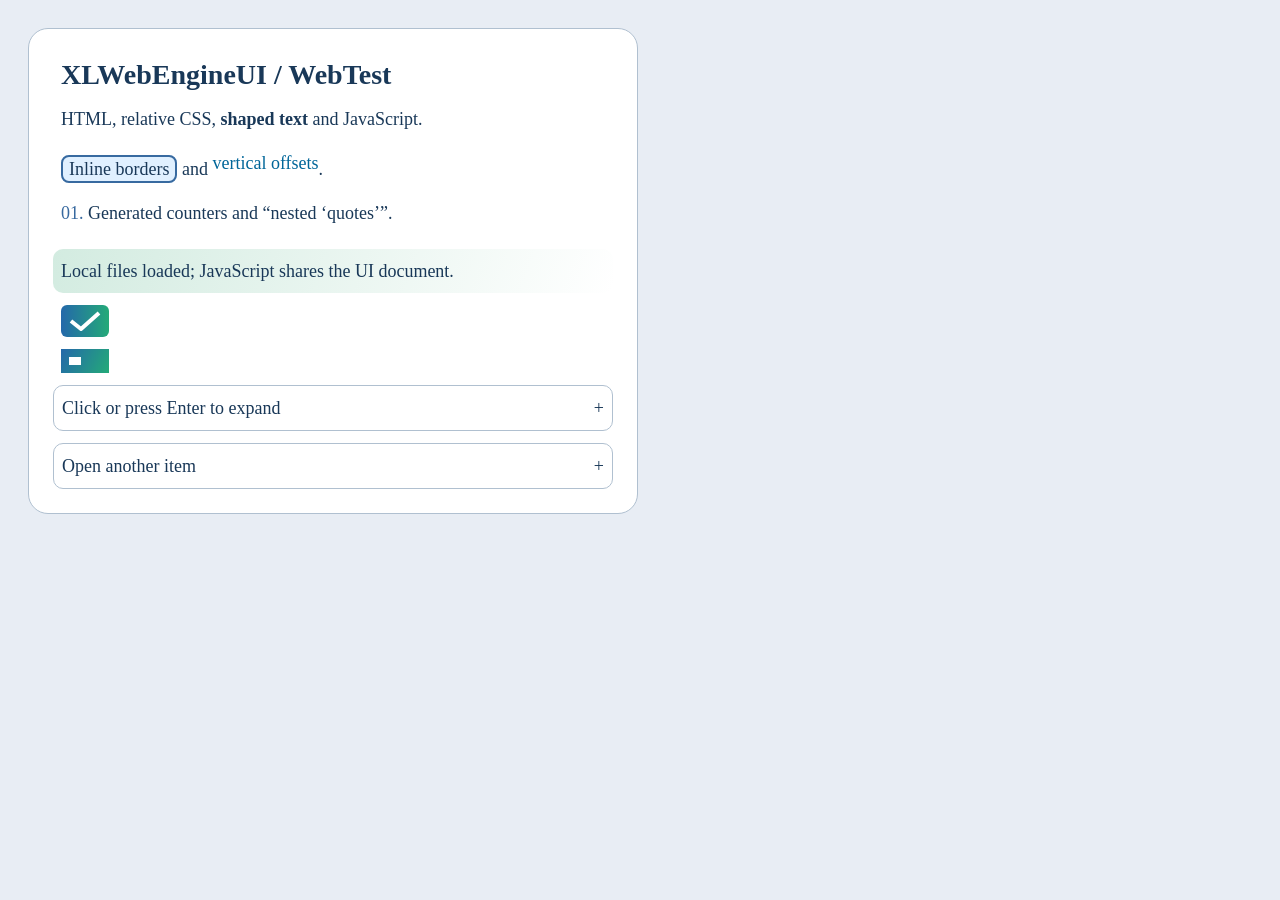
<file: examples/webtest/index.html>
<!doctype html>
<html><head><meta charset="utf-8"><title>WebTest</title><link rel="stylesheet" href="theme.css"></head>
<body><div id="card"><p id="heading">XLWebEngineUI / WebTest</p>
<p>HTML, relative CSS, <b>shaped text</b> and JavaScript.</p>
<p><span class="badge">Inline borders</span> and <span class="raised">vertical offsets</span>.</p>
<p class="chapter">Generated counters and <q lang="en">nested <q>quotes</q></q>.</p>
<p id="status" role="status">Waiting for the local script...</p>
<img id="vector" src="vector.svg" width="48" height="32" alt="Vector gradient and path demo">
<canvas id="bitmap" width="48" height="24" aria-label="Canvas gradient demo" style="display:block;margin:8px"></canvas>
<details name="demo"><summary>Click or press Enter to expand</summary><p>Native disclosure, keyboard focus and accessibility use the same open state.</p></details>
<details name="demo"><summary>Open another item</summary><p>Items with the same name form an exclusive group.</p></details></div>
<script src="app.js"></script></body></html>
</file>
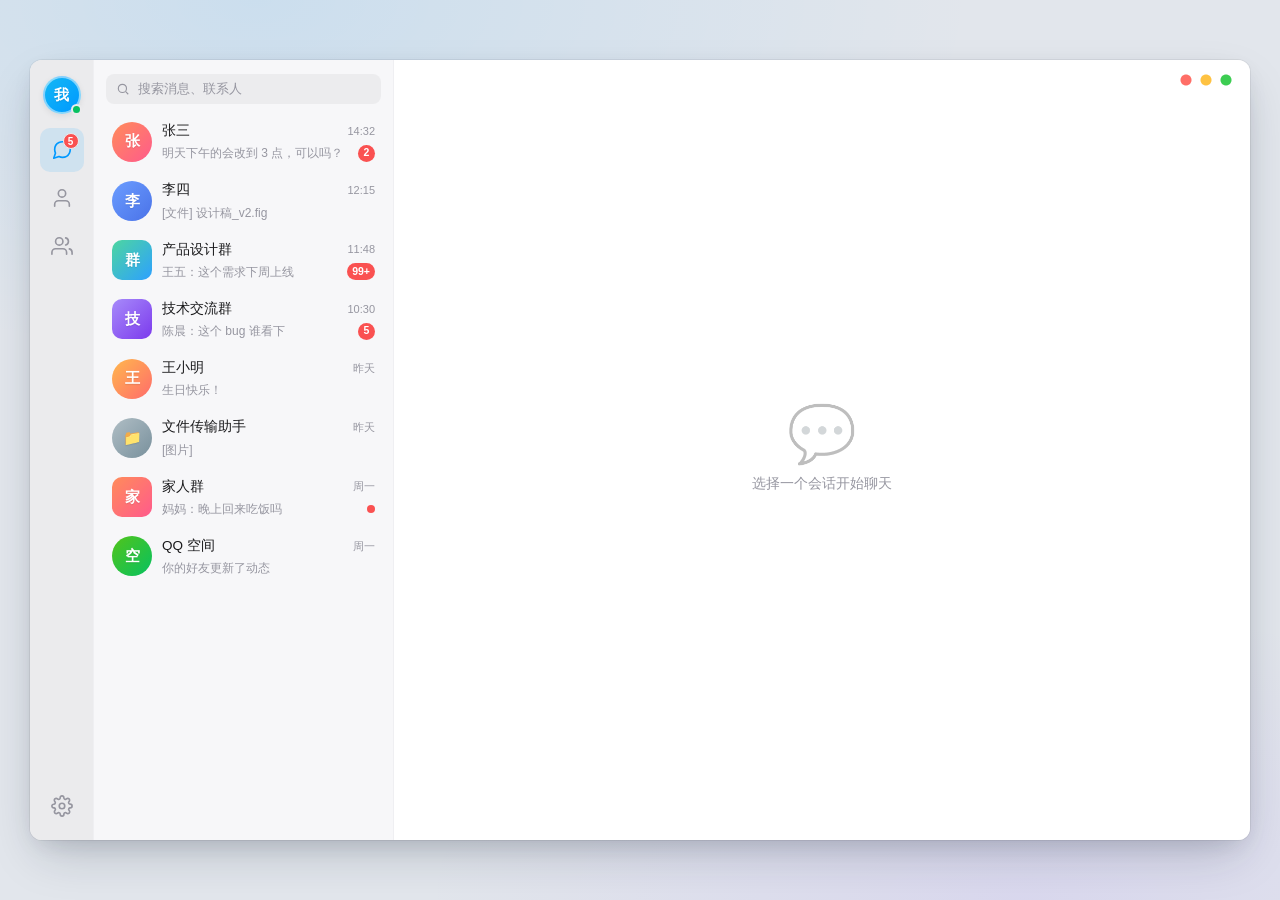
<file: tests/user-dev-tests/QQNT.html>
<!DOCTYPE html>
<html lang="zh-CN">
<head>
<meta charset="UTF-8">
<meta name="viewport" content="width=device-width, initial-scale=1">
<title>QQNT · 网页模拟</title>
<style>
/* ══════════════════════════════════════════════════════════════════
   变量
   ══════════════════════════════════════════════════════════════════ */
:root {
  --qq-blue:        #0099FF;
  --qq-blue-2:      #12B7F5;
  --qq-blue-soft:   rgba(0, 153, 255, .12);
  --qq-blue-hover:  rgba(0, 153, 255, .18);

  --qq-bg:          #F5F5F7;
  --qq-side:        #EBEBED;
  --qq-list:        #F7F7F9;
  --qq-main:        #FFFFFF;
  --qq-hover:       rgba(0, 0, 0, .045);
  --qq-active:      rgba(0, 153, 255, .10);

  --qq-text:        #1A1A1C;
  --qq-text-2:      #5A5A60;
  --qq-text-3:      #9696A0;
  --qq-text-4:      #C2C2C8;

  --qq-border:      #E5E5EA;
  --qq-border-2:    #EFEFF2;

  --qq-red:         #FA5151;
  --qq-green:       #07C160;
  --qq-orange:      #FA9D3B;

  --qq-bubble-me:   #D4E9FF;
  --qq-bubble-you:  #FFFFFF;

  --qq-radius:      10px;
  --qq-radius-s:    6px;

  --qq-shadow:
    0 0 0 1px rgba(0, 0, 0, .06),
    0 20px 50px -10px rgba(20, 30, 50, .22),
    0 8px 24px -8px rgba(20, 30, 50, .15);

  --qq-font: -apple-system, BlinkMacSystemFont, "PingFang SC",
             "Hiragino Sans GB", "Microsoft YaHei", "Segoe UI",
             "Helvetica Neue", Arial, sans-serif;

  --qq-mono: ui-monospace, "SF Mono", Consolas, "Cascadia Code",
             "Liberation Mono", monospace;
}

/* 深色模式：由设置面板里的复选框驱动 */
:root:has(#dark-mode:checked) {
  --qq-bg:          #1C1C1F;
  --qq-side:        #232327;
  --qq-list:        #27272B;
  --qq-main:        #1F1F23;
  --qq-hover:       rgba(255, 255, 255, .06);
  --qq-active:      rgba(0, 153, 255, .18);

  --qq-text:        #E8E8EC;
  --qq-text-2:      #A5A5AE;
  --qq-text-3:      #73737E;
  --qq-text-4:      #4E4E58;

  --qq-border:      #33333A;
  --qq-border-2:    #2C2C32;

  --qq-bubble-me:   #1A4E7C;
  --qq-bubble-you:  #2C2C32;

  --qq-shadow:
    0 0 0 1px rgba(255, 255, 255, .04),
    0 20px 50px -10px rgba(0, 0, 0, .65),
    0 8px 24px -8px rgba(0, 0, 0, .5);
}

/* ══════════════════════════════════════════════════════════════════
   Reset
   ══════════════════════════════════════════════════════════════════ */
*, *::before, *::after { box-sizing: border-box; margin: 0; padding: 0; }
html, body { height: 100%; }

body {
  font-family: var(--qq-font);
  font-size: 14px;
  line-height: 1.5;
  color: var(--qq-text);
  background:
    radial-gradient(1200px 600px at 20% 0%, rgba(0, 153, 255, .10), transparent 60%),
    radial-gradient(1000px 500px at 80% 100%, rgba(140, 90, 255, .10), transparent 60%),
    #E2E6EC;
  display: grid;
  place-items: center;
  min-height: 100vh;
  min-height: 100dvh;
  overflow: hidden;
  -webkit-font-smoothing: antialiased;
  user-select: none;
  transition: background .4s;
}

:root:has(#dark-mode:checked) body {
  background:
    radial-gradient(1200px 600px at 20% 0%, rgba(0, 153, 255, .12), transparent 60%),
    radial-gradient(1000px 500px at 80% 100%, rgba(140, 90, 255, .12), transparent 60%),
    #0E0E11;
}

button { font: inherit; color: inherit; background: none; border: none; cursor: pointer; }
input, textarea { font: inherit; color: inherit; }
svg { display: block; }
label { cursor: pointer; }

.vh {
  position: absolute !important;
  width: 1px; height: 1px;
  overflow: hidden;
  clip: rect(0 0 0 0);
  clip-path: inset(50%);
  white-space: nowrap;
}

/* ══════════════════════════════════════════════════════════════════
   窗口
   ══════════════════════════════════════════════════════════════════ */
.qq {
  width: min(1220px, 96vw);
  height: min(780px, 92vh);
  display: flex;
  overflow: hidden;
  border-radius: 12px;
  background: var(--qq-bg);
  box-shadow: var(--qq-shadow);
  position: relative;
  transition: background .3s;
}

/* 窗口右上角装饰圆点 */
.qq::after {
  content: "";
  position: absolute;
  top: 14px;
  right: 16px;
  width: 54px;
  height: 12px;
  background:
    radial-gradient(circle at 6px 6px,  #FF5F57 5px, transparent 6px),
    radial-gradient(circle at 26px 6px, #FEBC2E 5px, transparent 6px),
    radial-gradient(circle at 46px 6px, #28C840 5px, transparent 6px);
  pointer-events: none;
  opacity: .9;
  z-index: 100;
}

@media (max-width: 900px) {
  body { overflow: auto; }
  .qq {
    width: 100vw;
    height: 100vh;
    height: 100dvh;
    border-radius: 0;
    box-shadow: none;
  }
  .qq::after { display: none; }
  .qq-list { width: 220px !important; }
  .qq-side { width: 56px !important; }
}

/* ══════════════════════════════════════════════════════════════════
   侧边栏
   ══════════════════════════════════════════════════════════════════ */
.qq-side {
  width: 64px;
  flex-shrink: 0;
  background: var(--qq-side);
  border-right: 1px solid var(--qq-border-2);
  display: flex;
  flex-direction: column;
  align-items: center;
  padding: 16px 0 12px;
  transition: background .3s;
}

.side-profile {
  position: relative;
  margin-bottom: 14px;
}

.side-profile .avatar {
  width: 38px;
  height: 38px;
  border-radius: 50%;
  font-size: 15px;
  border: 2px solid rgba(255,255,255,.5);
  box-shadow: 0 2px 6px rgba(0,0,0,.08);
}

.status-dot {
  position: absolute;
  right: -1px;
  bottom: -1px;
  width: 11px;
  height: 11px;
  border-radius: 50%;
  background: var(--qq-green);
  border: 2px solid var(--qq-side);
}

.side-nav,
.side-bottom {
  display: flex;
  flex-direction: column;
  gap: 4px;
  align-items: center;
  width: 100%;
}

.side-bottom { margin-top: auto; }

.side-btn {
  position: relative;
  width: 44px;
  height: 44px;
  border-radius: 10px;
  display: grid;
  place-items: center;
  color: var(--qq-text-3);
  transition: color .18s, background .18s, transform .15s;
}

.side-btn svg {
  width: 22px;
  height: 22px;
  stroke: currentColor;
  fill: none;
  stroke-width: 1.8;
  stroke-linecap: round;
  stroke-linejoin: round;
}

.side-btn:hover {
  color: var(--qq-text);
  background: var(--qq-hover);
}

.side-btn:active { transform: scale(.94); }

/* 当前导航高亮 */
#nav-msg:checked      ~ .qq .side-btn[for="nav-msg"],
#nav-contacts:checked ~ .qq .side-btn[for="nav-contacts"],
#nav-groups:checked   ~ .qq .side-btn[for="nav-groups"],
#nav-settings:checked ~ .qq .side-btn[for="nav-settings"] {
  color: var(--qq-blue);
  background: var(--qq-blue-soft);
}

/* 未读角标 */
.side-badge {
  position: absolute;
  top: 5px;
  right: 5px;
  min-width: 16px;
  height: 16px;
  padding: 0 4px;
  border-radius: 8px;
  background: var(--qq-red);
  color: #fff;
  font-size: 10px;
  font-weight: 600;
  display: flex;
  align-items: center;
  justify-content: center;
  border: 1.5px solid var(--qq-side);
  font-variant-numeric: tabular-nums;
}

/* ══════════════════════════════════════════════════════════════════
   列表栏
   ══════════════════════════════════════════════════════════════════ */
.qq-list {
  width: 300px;
  flex-shrink: 0;
  background: var(--qq-list);
  border-right: 1px solid var(--qq-border-2);
  display: flex;
  flex-direction: column;
  min-height: 0;
  transition: background .3s;
}

.list-panel {
  display: none;
  flex-direction: column;
  flex: 1;
  min-height: 0;
}

#nav-msg:checked      ~ .qq .list-panel[data-panel="msg"]      { display: flex; }
#nav-contacts:checked ~ .qq .list-panel[data-panel="contacts"] { display: flex; }
#nav-groups:checked   ~ .qq .list-panel[data-panel="groups"]   { display: flex; }
#nav-settings:checked ~ .qq .list-panel[data-panel="settings"] { display: flex; }

/* 列表搜索 */
.list-search {
  padding: 14px 12px 8px;
  flex-shrink: 0;
}

.search-box {
  display: flex;
  align-items: center;
  gap: 8px;
  height: 30px;
  padding: 0 10px;
  border-radius: 8px;
  background: var(--qq-hover);
  color: var(--qq-text-3);
  font-size: 12.5px;
  transition: background .18s;
}

.search-box:hover { background: rgba(0, 153, 255, .08); }

.search-box svg {
  width: 14px;
  height: 14px;
  stroke: currentColor;
  fill: none;
  stroke-width: 2;
}

.search-box input {
  flex: 1;
  min-width: 0;
  border: none;
  outline: none;
  background: transparent;
  color: var(--qq-text);
  font-size: 12.5px;
}

.search-box input::placeholder { color: var(--qq-text-3); }

/* 列表滚动区 */
.list-scroll {
  flex: 1;
  min-height: 0;
  overflow-y: auto;
  padding: 0 8px 12px;
  scrollbar-width: thin;
  scrollbar-color: var(--qq-text-4) transparent;
}

.list-scroll::-webkit-scrollbar { width: 6px; }
.list-scroll::-webkit-scrollbar-thumb {
  background: var(--qq-text-4);
  border-radius: 6px;
  opacity: .5;
}
.list-scroll::-webkit-scrollbar-track { background: transparent; }

/* 分组标签 */
.group-label {
  padding: 10px 8px 6px;
  font-size: 11.5px;
  font-weight: 600;
  letter-spacing: .04em;
  color: var(--qq-text-3);
  text-transform: uppercase;
}

/* ══════════════════════════════════════════════════════════════════
   会话项
   ══════════════════════════════════════════════════════════════════ */
.conv {
  display: flex;
  gap: 10px;
  padding: 9px 10px;
  border-radius: 8px;
  position: relative;
  transition: background .15s;
  align-items: center;
}

.conv:hover { background: var(--qq-hover); }

/* 选中高亮 */
#chat-zhang:checked  ~ .qq .conv[for="chat-zhang"],
#chat-li:checked     ~ .qq .conv[for="chat-li"],
#chat-group1:checked ~ .qq .conv[for="chat-group1"],
#chat-group2:checked ~ .qq .conv[for="chat-group2"],
#chat-wang:checked   ~ .qq .conv[for="chat-wang"],
#chat-family:checked ~ .qq .conv[for="chat-family"] {
  background: var(--qq-blue-soft);
}

.conv .avatar {
  width: 40px;
  height: 40px;
  border-radius: 50%;
  font-size: 15px;
  flex-shrink: 0;
}

/* 群聊头像用圆角方 */
.conv[for="chat-group1"] .avatar,
.conv[for="chat-group2"] .avatar,
.conv[for="chat-family"] .avatar {
  border-radius: 10px;
}

.conv-info {
  flex: 1;
  min-width: 0;
  display: flex;
  flex-direction: column;
  gap: 3px;
}

.conv-top,
.conv-bottom {
  display: flex;
  align-items: center;
  gap: 6px;
  min-width: 0;
}

.conv-top {
  justify-content: space-between;
}

.conv-name {
  font-size: 13.5px;
  font-weight: 500;
  color: var(--qq-text);
  overflow: hidden;
  text-overflow: ellipsis;
  white-space: nowrap;
}

.conv-time {
  font-size: 11px;
  color: var(--qq-text-3);
  flex-shrink: 0;
  font-variant-numeric: tabular-nums;
}

.conv-preview {
  flex: 1;
  min-width: 0;
  font-size: 12px;
  color: var(--qq-text-3);
  overflow: hidden;
  text-overflow: ellipsis;
  white-space: nowrap;
}

.badge {
  min-width: 17px;
  height: 17px;
  padding: 0 5px;
  border-radius: 9px;
  background: var(--qq-red);
  color: #fff;
  font-size: 10.5px;
  font-weight: 600;
  display: inline-flex;
  align-items: center;
  justify-content: center;
  flex-shrink: 0;
  font-variant-numeric: tabular-nums;
}

.badge.dot {
  min-width: 8px;
  width: 8px;
  height: 8px;
  padding: 0;
  border-radius: 50%;
}

/* ══════════════════════════════════════════════════════════════════
   主区
   ══════════════════════════════════════════════════════════════════ */
.qq-main {
  flex: 1;
  min-width: 0;
  display: flex;
  flex-direction: column;
  background: var(--qq-main);
  min-height: 0;
  transition: background .3s;
}

/* 聊天区：仅消息模式显示 */
.main-chat {
  display: none;
  flex: 1;
  min-height: 0;
  flex-direction: column;
}

#nav-msg:checked ~ .qq .main-chat { display: flex; }

/* 空态：联系人、群聊、设置 */
.main-empty {
  display: none;
  flex: 1;
  flex-direction: column;
  align-items: center;
  justify-content: center;
  gap: 14px;
  padding: 40px;
  background: var(--qq-main);
  color: var(--qq-text-3);
}

#nav-contacts:checked ~ .qq .main-empty[data-empty="contacts"],
#nav-groups:checked   ~ .qq .main-empty[data-empty="groups"],
#nav-settings:checked ~ .qq .main-empty[data-empty="settings"] {
  display: flex;
}

.empty-icon {
  font-size: 56px;
  opacity: .35;
  line-height: 1;
}

.empty-title {
  font-size: 16px;
  font-weight: 600;
  color: var(--qq-text-2);
}

.empty-sub {
  font-size: 13px;
  color: var(--qq-text-3);
}

/* ══════════════════════════════════════════════════════════════════
   聊天视图
   ══════════════════════════════════════════════════════════════════ */
.chat-view {
  display: none;
  flex-direction: column;
  flex: 1;
  min-height: 0;
}

#chat-zhang:checked  ~ .qq .chat-view[data-chat="zhang"],
#chat-li:checked     ~ .qq .chat-view[data-chat="li"],
#chat-group1:checked ~ .qq .chat-view[data-chat="group1"],
#chat-group2:checked ~ .qq .chat-view[data-chat="group2"],
#chat-wang:checked   ~ .qq .chat-view[data-chat="wang"],
#chat-family:checked ~ .qq .chat-view[data-chat="family"],
#chat-none:checked   ~ .qq .chat-view[data-chat="none"] {
  display: flex;
}

/* 聊天标题 */
.chat-head {
  height: 58px;
  flex-shrink: 0;
  display: flex;
  align-items: center;
  gap: 12px;
  padding: 0 22px;
  border-bottom: 1px solid var(--qq-border);
}

.chat-title-wrap {
  flex: 1;
  min-width: 0;
}

.chat-title {
  font-size: 15.5px;
  font-weight: 600;
  color: var(--qq-text);
  overflow: hidden;
  text-overflow: ellipsis;
  white-space: nowrap;
}

.chat-sub {
  font-size: 11.5px;
  color: var(--qq-text-3);
  margin-top: 1px;
}

.chat-sub::before {
  content: "●";
  color: var(--qq-green);
  font-size: 9px;
  margin-right: 4px;
  vertical-align: middle;
}

.chat-actions {
  display: flex;
  gap: 2px;
}

.chat-action {
  width: 32px;
  height: 32px;
  display: grid;
  place-items: center;
  border-radius: 7px;
  font-size: 16px;
  color: var(--qq-text-3);
  cursor: pointer;
  transition: background .15s, color .15s;
}

.chat-action:hover {
  background: var(--qq-hover);
  color: var(--qq-text);
}

/* 消息流 */
.messages {
  flex: 1;
  min-height: 0;
  overflow-y: auto;
  padding: 20px 24px 12px;
  display: flex;
  flex-direction: column;
  gap: 14px;
  background: var(--qq-main);
  scrollbar-width: thin;
  scrollbar-color: var(--qq-text-4) transparent;
}

.messages::-webkit-scrollbar { width: 6px; }
.messages::-webkit-scrollbar-thumb {
  background: var(--qq-text-4);
  border-radius: 6px;
}
.messages::-webkit-scrollbar-track { background: transparent; }

.time-divider {
  text-align: center;
  font-size: 11px;
  color: var(--qq-text-3);
  margin: 4px 0 2px;
}

/* 消息行 */
.msg {
  display: flex;
  gap: 10px;
  align-items: flex-start;
  max-width: 100%;
}

.msg.me { flex-direction: row-reverse; }

.msg .avatar {
  width: 36px;
  height: 36px;
  border-radius: 50%;
  font-size: 13px;
  flex-shrink: 0;
}

.msg-body {
  max-width: min(70%, 560px);
  display: flex;
  flex-direction: column;
  gap: 3px;
}

.msg.me .msg-body { align-items: flex-end; }

.msg-name {
  font-size: 11.5px;
  color: var(--qq-text-3);
  padding: 0 2px;
}

.bubble {
  position: relative;
  padding: 9px 13px;
  border-radius: 10px;
  background: var(--qq-bubble-you);
  font-size: 14px;
  line-height: 1.55;
  color: var(--qq-text);
  word-wrap: break-word;
  word-break: break-word;
  box-shadow: 0 1px 2px rgba(0, 0, 0, .04);
  border: 1px solid var(--qq-border-2);
}

.bubble::before {
  content: "";
  position: absolute;
  top: 11px;
  left: -5px;
  width: 10px;
  height: 10px;
  background: inherit;
  border-left: 1px solid var(--qq-border-2);
  border-bottom: 1px solid var(--qq-border-2);
  transform: rotate(45deg);
  border-radius: 0 0 0 2px;
}

.msg.me .bubble {
  background: var(--qq-bubble-me);
  border-color: transparent;
}

.msg.me .bubble::before {
  left: auto;
  right: -5px;
  background: var(--qq-bubble-me);
  border: none;
  border-right: 1px solid transparent;
  border-top: 1px solid transparent;
  border-radius: 0 2px 0 0;
  box-shadow: none;
}

/* 语音消息 */
.bubble.voice {
  display: flex;
  align-items: center;
  gap: 10px;
  min-width: 96px;
  padding: 8px 12px;
}

.voice-waves {
  display: flex;
  align-items: center;
  gap: 2px;
  height: 14px;
}

.voice-waves i {
  width: 2.5px;
  border-radius: 2px;
  background: currentColor;
  opacity: .55;
}

.voice-waves i:nth-child(1) { height: 5px; }
.voice-waves i:nth-child(2) { height: 10px; }
.voice-waves i:nth-child(3) { height: 14px; }
.voice-waves i:nth-child(4) { height: 8px; }
.voice-waves i:nth-child(5) { height: 4px; }

.voice-dur {
  font-size: 12px;
  color: var(--qq-text-2);
  margin-left: auto;
}

/* 图片消息 */
.bubble.img {
  padding: 0;
  background: transparent;
  border: none;
  box-shadow: none;
  overflow: hidden;
  border-radius: 8px;
  width: 180px;
  height: 130px;
}

.bubble.img::before { display: none; }

.img-fill {
  width: 100%;
  height: 100%;
  display: grid;
  place-items: center;
  color: rgba(255,255,255,.92);
  font-size: 12px;
  letter-spacing: .06em;
  background: linear-gradient(135deg, #6AB8FF, #A78BFA);
}

/* 文件消息 */
.bubble.file {
  display: flex;
  align-items: center;
  gap: 12px;
  padding: 11px 14px;
  min-width: 220px;
}

.file-icon {
  width: 34px;
  height: 34px;
  border-radius: 7px;
  background: linear-gradient(135deg, #4DD6A0, #2DA0FF);
  display: grid;
  place-items: center;
  color: #fff;
  font-size: 11px;
  font-weight: 700;
  flex-shrink: 0;
}

.file-meta {
  display: flex;
  flex-direction: column;
  gap: 1px;
}

.file-name {
  font-size: 13px;
  font-weight: 500;
  color: var(--qq-text);
}

.file-size {
  font-size: 11px;
  color: var(--qq-text-3);
}

/* ══════════════════════════════════════════════════════════════════
   输入区
   ══════════════════════════════════════════════════════════════════ */
.composer {
  flex-shrink: 0;
  border-top: 1px solid var(--qq-border);
  background: var(--qq-main);
  padding: 10px 20px 14px;
}

.composer-tools {
  display: flex;
  gap: 2px;
  margin-bottom: 6px;
}

.tool-btn {
  width: 28px;
  height: 28px;
  display: grid;
  place-items: center;
  border-radius: 6px;
  font-size: 15px;
  color: var(--qq-text-3);
  cursor: pointer;
  transition: background .15s, color .15s;
}

.tool-btn:hover {
  background: var(--qq-hover);
  color: var(--qq-text);
}

.composer-input {
  width: 100%;
  min-height: 56px;
  max-height: 160px;
  padding: 8px 2px;
  border: none;
  outline: none;
  resize: none;
  background: transparent;
  color: var(--qq-text);
  font-family: inherit;
  font-size: 14px;
  line-height: 1.55;
}

.composer-input::placeholder { color: var(--qq-text-3); }

.composer-foot {
  display: flex;
  align-items: center;
  gap: 10px;
  margin-top: 4px;
}

.composer-hint {
  font-size: 11px;
  color: var(--qq-text-3);
  font-family: var(--qq-mono);
}

.composer-hint kbd {
  padding: 1px 5px;
  border-radius: 4px;
  background: var(--qq-hover);
  border: 1px solid var(--qq-border);
  font-size: 10.5px;
  color: var(--qq-text-2);
}

.send-btn {
  margin-left: auto;
  height: 30px;
  padding: 0 20px;
  border-radius: 6px;
  background: var(--qq-blue);
  color: #fff;
  font-size: 13px;
  font-weight: 500;
  transition: background .15s, transform .12s;
}

.send-btn:hover { background: #0088E6; }
.send-btn:active { transform: scale(.97); }

/* ══════════════════════════════════════════════════════════════════
   头像
   ══════════════════════════════════════════════════════════════════ */
.avatar {
  width: 36px;
  height: 36px;
  border-radius: 50%;
  display: grid;
  place-items: center;
  color: #fff;
  font-size: 13px;
  font-weight: 600;
  flex-shrink: 0;
  letter-spacing: -.02em;
  user-select: none;
  text-shadow: 0 1px 1px rgba(0,0,0,.1);
}

/* ══════════════════════════════════════════════════════════════════
   联系人列表项
   ══════════════════════════════════════════════════════════════════ */
.contact {
  display: flex;
  align-items: center;
  gap: 10px;
  padding: 8px 10px;
  border-radius: 8px;
  transition: background .15s;
  cursor: default;
}

.contact:hover { background: var(--qq-hover); }

.contact .avatar {
  width: 34px;
  height: 34px;
  font-size: 13px;
}

.contact-name {
  flex: 1;
  min-width: 0;
  font-size: 13.5px;
  color: var(--qq-text);
  overflow: hidden;
  text-overflow: ellipsis;
  white-space: nowrap;
}

.contact-status {
  font-size: 11px;
  color: var(--qq-text-3);
}

/* ══════════════════════════════════════════════════════════════════
   群组项
   ══════════════════════════════════════════════════════════════════ */
.group-item {
  display: flex;
  align-items: center;
  gap: 10px;
  padding: 9px 10px;
  border-radius: 8px;
  transition: background .15s;
  cursor: default;
}

.group-item:hover { background: var(--qq-hover); }

.group-item .avatar {
  width: 38px;
  height: 38px;
  border-radius: 10px;
  font-size: 14px;
}

.group-info {
  flex: 1;
  min-width: 0;
}

.group-name {
  font-size: 13.5px;
  font-weight: 500;
  color: var(--qq-text);
  overflow: hidden;
  text-overflow: ellipsis;
  white-space: nowrap;
}

.group-meta {
  font-size: 11.5px;
  color: var(--qq-text-3);
}

/* ══════════════════════════════════════════════════════════════════
   设置面板
   ══════════════════════════════════════════════════════════════════ */
.setting-item {
  display: flex;
  align-items: center;
  gap: 12px;
  padding: 12px 10px;
  border-radius: 8px;
  transition: background .15s;
}

.setting-item:hover { background: var(--qq-hover); }

.setting-label {
  flex: 1;
  min-width: 0;
  font-size: 13.5px;
  color: var(--qq-text);
}

.setting-desc {
  font-size: 11.5px;
  color: var(--qq-text-3);
  margin-top: 1px;
}

/* 开关 */
.switch {
  position: relative;
  width: 36px;
  height: 20px;
  flex-shrink: 0;
  display: inline-block;
}

.switch input {
  position: absolute;
  opacity: 0;
  width: 0;
  height: 0;
}

.switch-track {
  position: absolute;
  inset: 0;
  background: var(--qq-text-4);
  border-radius: 999px;
  cursor: pointer;
  transition: background .22s;
}

.switch-track::before {
  content: "";
  position: absolute;
  width: 16px;
  height: 16px;
  left: 2px;
  top: 2px;
  border-radius: 50%;
  background: #fff;
  transition: transform .22s;
  box-shadow: 0 1px 3px rgba(0,0,0,.15);
}

.switch input:checked + .switch-track {
  background: var(--qq-blue);
}

.switch input:checked + .switch-track::before {
  transform: translateX(16px);
}

/* ══════════════════════════════════════════════════════════════════
   空态：消息区
   ══════════════════════════════════════════════════════════════════ */
.chat-view[data-chat="none"] {
  align-items: center;
  justify-content: center;
  color: var(--qq-text-3);
  gap: 12px;
}

.chat-view[data-chat="none"]::before {
  content: "💬";
  font-size: 56px;
  opacity: .25;
  line-height: 1;
}

.chat-view[data-chat="none"]::after {
  content: "选择一个会话开始聊天";
  font-size: 13.5px;
  color: var(--qq-text-3);
}

/* ══════════════════════════════════════════════════════════════════
   响应式细节
   ══════════════════════════════════════════════════════════════════ */
@media (max-width: 1100px) {
  .qq-list { width: 260px; }
}

@media (prefers-reduced-motion: reduce) {
  *, *::before, *::after {
    transition-duration: .01ms !important;
    animation-duration: .01ms !important;
  }
}
</style>
</head>

<body>

<!-- ═══════════════════════════════════════════════════════════════
     状态控件
     ═══════════════════════════════════════════════════════════════ -->
<!-- 深色模式 -->
<input type="checkbox" id="dark-mode" class="vh">

<!-- 主导航 -->
<input type="radio" name="nav" id="nav-msg"      class="vh" checked>
<input type="radio" name="nav" id="nav-contacts" class="vh">
<input type="radio" name="nav" id="nav-groups"   class="vh">
<input type="radio" name="nav" id="nav-settings" class="vh">

<!-- 当前会话 -->
<input type="radio" name="chat" id="chat-none"   class="vh" checked>
<input type="radio" name="chat" id="chat-zhang"  class="vh">
<input type="radio" name="chat" id="chat-li"     class="vh">
<input type="radio" name="chat" id="chat-group1" class="vh">
<input type="radio" name="chat" id="chat-group2" class="vh">
<input type="radio" name="chat" id="chat-wang"   class="vh">
<input type="radio" name="chat" id="chat-family" class="vh">

<!-- ═══════════════════════════════════════════════════════════════
     主窗口
     ═══════════════════════════════════════════════════════════════ -->
<div class="qq">

  <!-- ───────────── 侧边栏 ───────────── -->
  <aside class="qq-side">
    <div class="side-profile">
      <div class="avatar" style="background:linear-gradient(135deg,#12B7F5,#0099FF)">我</div>
      <span class="status-dot" aria-hidden="true"></span>
    </div>

    <nav class="side-nav" aria-label="主导航">
      <label class="side-btn" for="nav-msg" title="消息">
        <svg viewBox="0 0 24 24" aria-hidden="true">
          <path d="M21 11.5a8.38 8.38 0 0 1-.9 3.8 8.5 8.5 0 0 1-7.6 4.7 8.38 8.38 0 0 1-3.8-.9L3 21l1.9-5.7a8.38 8.38 0 0 1-.9-3.8 8.5 8.5 0 0 1 4.7-7.6 8.38 8.38 0 0 1 3.8-.9h.5a8.48 8.48 0 0 1 8 8v.5z"/>
        </svg>
        <span class="side-badge">5</span>
      </label>

      <label class="side-btn" for="nav-contacts" title="联系人">
        <svg viewBox="0 0 24 24" aria-hidden="true">
          <path d="M20 21v-2a4 4 0 0 0-4-4H8a4 4 0 0 0-4 4v2"/>
          <circle cx="12" cy="7" r="4"/>
        </svg>
      </label>

      <label class="side-btn" for="nav-groups" title="群聊">
        <svg viewBox="0 0 24 24" aria-hidden="true">
          <path d="M17 21v-2a4 4 0 0 0-4-4H5a4 4 0 0 0-4 4v2"/>
          <circle cx="9" cy="7" r="4"/>
          <path d="M23 21v-2a4 4 0 0 0-3-3.87"/>
          <path d="M16 3.13a4 4 0 0 1 0 7.75"/>
        </svg>
      </label>
    </nav>

    <div class="side-bottom">
      <label class="side-btn" for="nav-settings" title="设置">
        <svg viewBox="0 0 24 24" aria-hidden="true">
          <circle cx="12" cy="12" r="3"/>
          <path d="M19.4 15a1.65 1.65 0 0 0 .33 1.82l.06.06a2 2 0 0 1 0 2.83 2 2 0 0 1-2.83 0l-.06-.06a1.65 1.65 0 0 0-1.82-.33 1.65 1.65 0 0 0-1 1.51V21a2 2 0 0 1-2 2 2 2 0 0 1-2-2v-.09A1.65 1.65 0 0 0 9 19.4a1.65 1.65 0 0 0-1.82.33l-.06.06a2 2 0 0 1-2.83 0 2 2 0 0 1 0-2.83l.06-.06a1.65 1.65 0 0 0 .33-1.82 1.65 1.65 0 0 0-1.51-1H3a2 2 0 0 1-2-2 2 2 0 0 1 2-2h.09A1.65 1.65 0 0 0 4.6 9a1.65 1.65 0 0 0-.33-1.82l-.06-.06a2 2 0 0 1 0-2.83 2 2 0 0 1 2.83 0l.06.06a1.65 1.65 0 0 0 1.82.33H9a1.65 1.65 0 0 0 1-1.51V3a2 2 0 0 1 2-2 2 2 0 0 1 2 2v.09a1.65 1.65 0 0 0 1 1.51 1.65 1.65 0 0 0 1.82-.33l.06-.06a2 2 0 0 1 2.83 0 2 2 0 0 1 0 2.83l-.06.06a1.65 1.65 0 0 0-.33 1.82V9a1.65 1.65 0 0 0 1.51 1H21a2 2 0 0 1 2 2 2 2 0 0 1-2 2h-.09a1.65 1.65 0 0 0-1.51 1z"/>
        </svg>
      </label>
    </div>
  </aside>

  <!-- ───────────── 列表栏 ───────────── -->
  <aside class="qq-list">

    <!-- 消息面板 -->
    <div class="list-panel" data-panel="msg">
      <div class="list-search">
        <div class="search-box">
          <svg viewBox="0 0 24 24" aria-hidden="true">
            <circle cx="11" cy="11" r="7"/>
            <path d="M21 21l-4.35-4.35"/>
          </svg>
          <input type="search" placeholder="搜索消息、联系人" aria-label="搜索">
        </div>
      </div>

      <div class="list-scroll">

        <label class="conv" for="chat-zhang">
          <div class="avatar" style="background:linear-gradient(135deg,#FF8C5A,#FF5A8C)">张</div>
          <div class="conv-info">
            <div class="conv-top">
              <span class="conv-name">张三</span>
              <span class="conv-time">14:32</span>
            </div>
            <div class="conv-bottom">
              <span class="conv-preview">明天下午的会改到 3 点，可以吗？</span>
              <span class="badge">2</span>
            </div>
          </div>
        </label>

        <label class="conv" for="chat-li">
          <div class="avatar" style="background:linear-gradient(135deg,#6B9DFF,#4A72E8)">李</div>
          <div class="conv-info">
            <div class="conv-top">
              <span class="conv-name">李四</span>
              <span class="conv-time">12:15</span>
            </div>
            <div class="conv-bottom">
              <span class="conv-preview">[文件] 设计稿_v2.fig</span>
            </div>
          </div>
        </label>

        <label class="conv" for="chat-group1">
          <div class="avatar" style="background:linear-gradient(135deg,#4DD6A0,#2DA0FF)">群</div>
          <div class="conv-info">
            <div class="conv-top">
              <span class="conv-name">产品设计群</span>
              <span class="conv-time">11:48</span>
            </div>
            <div class="conv-bottom">
              <span class="conv-preview">王五：这个需求下周上线</span>
              <span class="badge">99+</span>
            </div>
          </div>
        </label>

        <label class="conv" for="chat-group2">
          <div class="avatar" style="background:linear-gradient(135deg,#A78BFA,#7C3AED)">技</div>
          <div class="conv-info">
            <div class="conv-top">
              <span class="conv-name">技术交流群</span>
              <span class="conv-time">10:30</span>
            </div>
            <div class="conv-bottom">
              <span class="conv-preview">陈晨：这个 bug 谁看下</span>
              <span class="badge">5</span>
            </div>
          </div>
        </label>

        <label class="conv" for="chat-wang">
          <div class="avatar" style="background:linear-gradient(135deg,#FFB84D,#FF6B6B)">王</div>
          <div class="conv-info">
            <div class="conv-top">
              <span class="conv-name">王小明</span>
              <span class="conv-time">昨天</span>
            </div>
            <div class="conv-bottom">
              <span class="conv-preview">生日快乐！</span>
            </div>
          </div>
        </label>

        <label class="conv" for="chat-none">
          <div class="avatar" style="background:linear-gradient(135deg,#B0BEC5,#78909C)">📁</div>
          <div class="conv-info">
            <div class="conv-top">
              <span class="conv-name">文件传输助手</span>
              <span class="conv-time">昨天</span>
            </div>
            <div class="conv-bottom">
              <span class="conv-preview">[图片]</span>
            </div>
          </div>
        </label>

        <label class="conv" for="chat-family">
          <div class="avatar" style="background:linear-gradient(135deg,#FF8C5A,#FF5A8C)">家</div>
          <div class="conv-info">
            <div class="conv-top">
              <span class="conv-name">家人群</span>
              <span class="conv-time">周一</span>
            </div>
            <div class="conv-bottom">
              <span class="conv-preview">妈妈：晚上回来吃饭吗</span>
              <span class="badge dot"></span>
            </div>
          </div>
        </label>

        <label class="conv" for="chat-none">
          <div class="avatar" style="background:linear-gradient(135deg,#52C41A,#07C160)">空</div>
          <div class="conv-info">
            <div class="conv-top">
              <span class="conv-name">QQ 空间</span>
              <span class="conv-time">周一</span>
            </div>
            <div class="conv-bottom">
              <span class="conv-preview">你的好友更新了动态</span>
            </div>
          </div>
        </label>

      </div>
    </div>

    <!-- 联系人面板 -->
    <div class="list-panel" data-panel="contacts">
      <div class="list-search">
        <div class="search-box">
          <svg viewBox="0 0 24 24" aria-hidden="true">
            <circle cx="11" cy="11" r="7"/>
            <path d="M21 21l-4.35-4.35"/>
          </svg>
          <input type="search" placeholder="搜索联系人" aria-label="搜索联系人">
        </div>
      </div>

      <div class="list-scroll">
        <div class="group-label">我的好友 · 12</div>

        <div class="contact">
          <div class="avatar" style="background:linear-gradient(135deg,#FF8C5A,#FF5A8C)">张</div>
          <span class="contact-name">张三</span>
          <span class="contact-status">在线</span>
        </div>
        <div class="contact">
          <div class="avatar" style="background:linear-gradient(135deg,#6B9DFF,#4A72E8)">李</div>
          <span class="contact-name">李四</span>
          <span class="contact-status">离开</span>
        </div>
        <div class="contact">
          <div class="avatar" style="background:linear-gradient(135deg,#FFB84D,#FF6B6B)">王</div>
          <span class="contact-name">王小明</span>
          <span class="contact-status">在线</span>
        </div>
        <div class="contact">
          <div class="avatar" style="background:linear-gradient(135deg,#A78BFA,#7C3AED)">王</div>
          <span class="contact-name">王五</span>
          <span class="contact-status">忙碌</span>
        </div>
        <div class="contact">
          <div class="avatar" style="background:linear-gradient(135deg,#4DD6A0,#2DA0FF)">陈</div>
          <span class="contact-name">陈晨</span>
          <span class="contact-status">在线</span>
        </div>

        <div class="group-label">同事 · 28</div>

        <div class="contact">
          <div class="avatar" style="background:linear-gradient(135deg,#52C41A,#07C160)">赵</div>
          <span class="contact-name">赵六</span>
          <span class="contact-status">在线</span>
        </div>
        <div class="contact">
          <div class="avatar" style="background:linear-gradient(135deg,#10AEFF,#0099FF)">刘</div>
          <span class="contact-name">刘一</span>
          <span class="contact-status">离开</span>
        </div>

        <div class="group-label">家人 · 4</div>

        <div class="contact">
          <div class="avatar" style="background:linear-gradient(135deg,#FF8C5A,#FF5A8C)">妈</div>
          <span class="contact-name">妈妈</span>
          <span class="contact-status">在线</span>
        </div>
        <div class="contact">
          <div class="avatar" style="background:linear-gradient(135deg,#78909C,#4A5A66)">爸</div>
          <span class="contact-name">爸爸</span>
          <span class="contact-status">离线</span>
        </div>
      </div>
    </div>

    <!-- 群聊面板 -->
    <div class="list-panel" data-panel="groups">
      <div class="list-search">
        <div class="search-box">
          <svg viewBox="0 0 24 24" aria-hidden="true">
            <circle cx="11" cy="11" r="7"/>
            <path d="M21 21l-4.35-4.35"/>
          </svg>
          <input type="search" placeholder="搜索群聊" aria-label="搜索群聊">
        </div>
      </div>

      <div class="list-scroll">
        <div class="group-label">我创建的 · 2</div>

        <div class="group-item">
          <div class="avatar" style="background:linear-gradient(135deg,#4DD6A0,#2DA0FF)">群</div>
          <div class="group-info">
            <div class="group-name">产品设计群</div>
            <div class="group-meta">8 人 · 3 条未读</div>
          </div>
        </div>

        <div class="group-item">
          <div class="avatar" style="background:linear-gradient(135deg,#A78BFA,#7C3AED)">技</div>
          <div class="group-info">
            <div class="group-name">技术交流群</div>
            <div class="group-meta">42 人 · 12 条未读</div>
          </div>
        </div>

        <div class="group-label">我加入的 · 5</div>

        <div class="group-item">
          <div class="avatar" style="background:linear-gradient(135deg,#FF8C5A,#FF5A8C)">家</div>
          <div class="group-info">
            <div class="group-name">家人群</div>
            <div class="group-meta">4 人 · 1 条未读</div>
          </div>
        </div>

        <div class="group-item">
          <div class="avatar" style="background:linear-gradient(135deg,#10AEFF,#0099FF)">前</div>
          <div class="group-info">
            <div class="group-name">前端技术组</div>
            <div class="group-meta">16 人</div>
          </div>
        </div>

        <div class="group-item">
          <div class="avatar" style="background:linear-gradient(135deg,#FFB84D,#FF6B6B)">周</div>
          <div class="group-info">
            <div class="group-name">周末羽毛球</div>
            <div class="group-meta">23 人 · 2 条未读</div>
          </div>
        </div>
      </div>
    </div>

    <!-- 设置面板 -->
    <div class="list-panel" data-panel="settings">
      <div class="list-search">
        <div class="search-box">
          <svg viewBox="0 0 24 24" aria-hidden="true">
            <circle cx="11" cy="11" r="7"/>
            <path d="M21 21l-4.35-4.35"/>
          </svg>
          <input type="search" placeholder="搜索设置" aria-label="搜索设置">
        </div>
      </div>

      <div class="list-scroll">
        <div class="group-label">外观</div>

        <div class="setting-item">
          <div class="setting-label">
            深色模式
            <div class="setting-desc">使用深色主题</div>
          </div>
          <label class="switch">
            <input type="checkbox" id="dark-mode-sync">
            <span class="switch-track"></span>
          </label>
        </div>

        <div class="group-label">消息</div>

        <div class="setting-item">
          <div class="setting-label">
            消息通知
            <div class="setting-desc">接收新消息提醒</div>
          </div>
          <label class="switch">
            <input type="checkbox" checked>
            <span class="switch-track"></span>
          </label>
        </div>

        <div class="setting-item">
          <div class="setting-label">
            声音提示
            <div class="setting-desc">新消息播放提示音</div>
          </div>
          <label class="switch">
            <input type="checkbox" checked>
            <span class="switch-track"></span>
          </label>
        </div>

        <div class="group-label">通用</div>

        <div class="setting-item">
          <div class="setting-label">
            开机自启
            <div class="setting-desc">系统启动时自动运行</div>
          </div>
          <label class="switch">
            <input type="checkbox">
            <span class="switch-track"></span>
          </label>
        </div>

        <div class="setting-item">
          <div class="setting-label">
            自动更新
            <div class="setting-desc">自动下载并安装新版本</div>
          </div>
          <label class="switch">
            <input type="checkbox" checked>
            <span class="switch-track"></span>
          </label>
        </div>
      </div>
    </div>

  </aside>

  <!-- ───────────── 主区 ───────────── -->
  <main class="qq-main">

    <!-- 消息模式的聊天区 -->
    <div class="main-chat">

      <!-- 空态：未选择会话 -->
      <div class="chat-view" data-chat="none"></div>

      <!-- 张三 -->
      <div class="chat-view" data-chat="zhang">
        <header class="chat-head">
          <div class="chat-title-wrap">
            <div class="chat-title">张三</div>
            <div class="chat-sub">在线</div>
          </div>
          <div class="chat-actions">
            <span class="chat-action" title="语音通话">📞</span>
            <span class="chat-action" title="视频通话">📹</span>
            <span class="chat-action" title="更多">⋯</span>
          </div>
        </header>

        <div class="messages">
          <div class="time-divider">今天 14:28</div>

          <div class="msg">
            <div class="avatar" style="background:linear-gradient(135deg,#FF8C5A,#FF5A8C)">张</div>
            <div class="msg-body">
              <span class="msg-name">张三</span>
              <div class="bubble">明天下午的会改到 3 点，可以吗？</div>
            </div>
          </div>

          <div class="msg me">
            <div class="avatar" style="background:linear-gradient(135deg,#12B7F5,#0099FF)">我</div>
            <div class="msg-body">
              <div class="bubble">可以的</div>
            </div>
          </div>

          <div class="msg">
            <div class="avatar" style="background:linear-gradient(135deg,#FF8C5A,#FF5A8C)">张</div>
            <div class="msg-body">
              <div class="bubble">那我把会议链接发你</div>
            </div>
          </div>

          <div class="msg me">
            <div class="avatar" style="background:linear-gradient(135deg,#12B7F5,#0099FF)">我</div>
            <div class="msg-body">
              <div class="bubble">好的，谢谢</div>
            </div>
          </div>

          <div class="msg">
            <div class="avatar" style="background:linear-gradient(135deg,#FF8C5A,#FF5A8C)">张</div>
            <div class="msg-body">
              <div class="bubble voice">
                <span class="voice-waves" aria-hidden="true">
                  <i></i><i></i><i></i><i></i><i></i>
                </span>
                <span class="voice-dur">8"</span>
              </div>
            </div>
          </div>

          <div class="msg me">
            <div class="avatar" style="background:linear-gradient(135deg,#12B7F5,#0099FF)">我</div>
            <div class="msg-body">
              <div class="bubble">👌</div>
            </div>
          </div>
        </div>

        <div class="composer">
          <div class="composer-tools">
            <span class="tool-btn" title="表情">😊</span>
            <span class="tool-btn" title="图片">🖼</span>
            <span class="tool-btn" title="文件">📎</span>
            <span class="tool-btn" title="截图">✂</span>
          </div>
          <textarea class="composer-input" placeholder="输入消息…" aria-label="消息输入"></textarea>
          <div class="composer-foot">
            <span class="composer-hint"><kbd>Ctrl</kbd> + <kbd>Enter</kbd> 发送</span>
            <button class="send-btn" type="button">发送</button>
          </div>
        </div>
      </div>

      <!-- 李四 -->
      <div class="chat-view" data-chat="li">
        <header class="chat-head">
          <div class="chat-title-wrap">
            <div class="chat-title">李四</div>
            <div class="chat-sub">离开</div>
          </div>
          <div class="chat-actions">
            <span class="chat-action" title="语音通话">📞</span>
            <span class="chat-action" title="视频通话">📹</span>
            <span class="chat-action" title="更多">⋯</span>
          </div>
        </header>

        <div class="messages">
          <div class="time-divider">今天 12:10</div>

          <div class="msg">
            <div class="avatar" style="background:linear-gradient(135deg,#6B9DFF,#4A72E8)">李</div>
            <div class="msg-body">
              <span class="msg-name">李四</span>
              <div class="bubble">文件发你了，看一下</div>
            </div>
          </div>

          <div class="msg">
            <div class="avatar" style="background:linear-gradient(135deg,#6B9DFF,#4A72E8)">李</div>
            <div class="msg-body">
              <div class="bubble file">
                <div class="file-icon">FIG</div>
                <div class="file-meta">
                  <span class="file-name">设计稿_v2.fig</span>
                  <span class="file-size">12.4 MB</span>
                </div>
              </div>
            </div>
          </div>

          <div class="msg">
            <div class="avatar" style="background:linear-gradient(135deg,#6B9DFF,#4A72E8)">李</div>
            <div class="msg-body">
              <div class="bubble img">
                <div class="img-fill">预览 · 01</div>
              </div>
            </div>
          </div>

          <div class="msg me">
            <div class="avatar" style="background:linear-gradient(135deg,#12B7F5,#0099FF)">我</div>
            <div class="msg-body">
              <div class="bubble">收到，这就看</div>
            </div>
          </div>
        </div>

        <div class="composer">
          <div class="composer-tools">
            <span class="tool-btn" title="表情">😊</span>
            <span class="tool-btn" title="图片">🖼</span>
            <span class="tool-btn" title="文件">📎</span>
            <span class="tool-btn" title="截图">✂</span>
          </div>
          <textarea class="composer-input" placeholder="输入消息…" aria-label="消息输入"></textarea>
          <div class="composer-foot">
            <span class="composer-hint"><kbd>Ctrl</kbd> + <kbd>Enter</kbd> 发送</span>
            <button class="send-btn" type="button">发送</button>
          </div>
        </div>
      </div>

      <!-- 产品设计群 -->
      <div class="chat-view" data-chat="group1">
        <header class="chat-head">
          <div class="chat-title-wrap">
            <div class="chat-title">产品设计群 <span style="font-size:12px;color:var(--qq-text-3);font-weight:400;">(8)</span></div>
            <div class="chat-sub">8 人在线</div>
          </div>
          <div class="chat-actions">
            <span class="chat-action" title="语音通话">📞</span>
            <span class="chat-action" title="视频通话">📹</span>
            <span class="chat-action" title="更多">⋯</span>
          </div>
        </header>

        <div class="messages">
          <div class="time-divider">今天 11:46</div>

          <div class="msg">
            <div class="avatar" style="background:linear-gradient(135deg,#A78BFA,#7C3AED)">王</div>
            <div class="msg-body">
              <span class="msg-name">王五</span>
              <div class="bubble">这个需求下周上线，大家排一下</div>
            </div>
          </div>

          <div class="msg">
            <div class="avatar" style="background:linear-gradient(135deg,#4DD6A0,#2DA0FF)">陈</div>
            <div class="msg-body">
              <span class="msg-name">陈晨</span>
              <div class="bubble">收到</div>
            </div>
          </div>

          <div class="msg me">
            <div class="avatar" style="background:linear-gradient(135deg,#12B7F5,#0099FF)">我</div>
            <div class="msg-body">
              <div class="bubble">好，我下午出个方案</div>
            </div>
          </div>

          <div class="msg">
            <div class="avatar" style="background:linear-gradient(135deg,#52C41A,#07C160)">赵</div>
            <div class="msg-body">
              <span class="msg-name">赵六</span>
              <div class="bubble">方案记得同步到文档</div>
            </div>
          </div>

          <div class="msg me">
            <div class="avatar" style="background:linear-gradient(135deg,#12B7F5,#0099FF)">我</div>
            <div class="msg-body">
              <div class="bubble">👌</div>
            </div>
          </div>
        </div>

        <div class="composer">
          <div class="composer-tools">
            <span class="tool-btn" title="表情">😊</span>
            <span class="tool-btn" title="图片">🖼</span>
            <span class="tool-btn" title="文件">📎</span>
            <span class="tool-btn" title="截图">✂</span>
          </div>
          <textarea class="composer-input" placeholder="输入消息…" aria-label="消息输入"></textarea>
          <div class="composer-foot">
            <span class="composer-hint"><kbd>Ctrl</kbd> + <kbd>Enter</kbd> 发送</span>
            <button class="send-btn" type="button">发送</button>
          </div>
        </div>
      </div>

      <!-- 技术交流群 -->
      <div class="chat-view" data-chat="group2">
        <header class="chat-head">
          <div class="chat-title-wrap">
            <div class="chat-title">技术交流群 <span style="font-size:12px;color:var(--qq-text-3);font-weight:400;">(42)</span></div>
            <div class="chat-sub">42 人在线</div>
          </div>
          <div class="chat-actions">
            <span class="chat-action" title="语音通话">📞</span>
            <span class="chat-action" title="视频通话">📹</span>
            <span class="chat-action" title="更多">⋯</span>
          </div>
        </header>

        <div class="messages">
          <div class="time-divider">今天 10:30</div>

          <div class="msg">
            <div class="avatar" style="background:linear-gradient(135deg,#4DD6A0,#2DA0FF)">陈</div>
            <div class="msg-body">
              <span class="msg-name">陈晨</span>
              <div class="bubble">这个 bug 谁看下</div>
            </div>
          </div>

          <div class="msg">
            <div class="avatar" style="background:linear-gradient(135deg,#4DD6A0,#2DA0FF)">陈</div>
            <div class="msg-body">
              <div class="bubble img">
                <div class="img-fill">截图 · error.log</div>
              </div>
            </div>
          </div>

          <div class="msg me">
            <div class="avatar" style="background:linear-gradient(135deg,#12B7F5,#0099FF)">我</div>
            <div class="msg-body">
              <div class="bubble">我看看</div>
            </div>
          </div>

          <div class="msg">
            <div class="avatar" style="background:linear-gradient(135deg,#10AEFF,#0099FF)">刘</div>
            <div class="msg-body">
              <span class="msg-name">刘一</span>
              <div class="bubble">应该是异步的问题</div>
            </div>
          </div>
        </div>

        <div class="composer">
          <div class="composer-tools">
            <span class="tool-btn" title="表情">😊</span>
            <span class="tool-btn" title="图片">🖼</span>
            <span class="tool-btn" title="文件">📎</span>
            <span class="tool-btn" title="截图">✂</span>
          </div>
          <textarea class="composer-input" placeholder="输入消息…" aria-label="消息输入"></textarea>
          <div class="composer-foot">
            <span class="composer-hint"><kbd>Ctrl</kbd> + <kbd>Enter</kbd> 发送</span>
            <button class="send-btn" type="button">发送</button>
          </div>
        </div>
      </div>

      <!-- 王小明 -->
      <div class="chat-view" data-chat="wang">
        <header class="chat-head">
          <div class="chat-title-wrap">
            <div class="chat-title">王小明</div>
            <div class="chat-sub">在线</div>
          </div>
          <div class="chat-actions">
            <span class="chat-action" title="语音通话">📞</span>
            <span class="chat-action" title="视频通话">📹</span>
            <span class="chat-action" title="更多">⋯</span>
          </div>
        </header>

        <div class="messages">
          <div class="time-divider">昨天 21:08</div>

          <div class="msg">
            <div class="avatar" style="background:linear-gradient(135deg,#FFB84D,#FF6B6B)">王</div>
            <div class="msg-body">
              <span class="msg-name">王小明</span>
              <div class="bubble">生日快乐！🎂</div>
            </div>
          </div>

          <div class="msg me">
            <div class="avatar" style="background:linear-gradient(135deg,#12B7F5,#0099FF)">我</div>
            <div class="msg-body">
              <div class="bubble">谢谢！</div>
            </div>
          </div>

          <div class="msg">
            <div class="avatar" style="background:linear-gradient(135deg,#FFB84D,#FF6B6B)">王</div>
            <div class="msg-body">
              <div class="bubble">周末一起吃饭？</div>
            </div>
          </div>
        </div>

        <div class="composer">
          <div class="composer-tools">
            <span class="tool-btn" title="表情">😊</span>
            <span class="tool-btn" title="图片">🖼</span>
            <span class="tool-btn" title="文件">📎</span>
            <span class="tool-btn" title="截图">✂</span>
          </div>
          <textarea class="composer-input" placeholder="输入消息…" aria-label="消息输入"></textarea>
          <div class="composer-foot">
            <span class="composer-hint"><kbd>Ctrl</kbd> + <kbd>Enter</kbd> 发送</span>
            <button class="send-btn" type="button">发送</button>
          </div>
        </div>
      </div>

      <!-- 家人群 -->
      <div class="chat-view" data-chat="family">
        <header class="chat-head">
          <div class="chat-title-wrap">
            <div class="chat-title">家人群 <span style="font-size:12px;color:var(--qq-text-3);font-weight:400;">(4)</span></div>
            <div class="chat-sub">4 人在线</div>
          </div>
          <div class="chat-actions">
            <span class="chat-action" title="语音通话">📞</span>
            <span class="chat-action" title="视频通话">📹</span>
            <span class="chat-action" title="更多">⋯</span>
          </div>
        </header>

        <div class="messages">
          <div class="time-divider">周一 18:42</div>

          <div class="msg">
            <div class="avatar" style="background:linear-gradient(135deg,#FF8C5A,#FF5A8C)">妈</div>
            <div class="msg-body">
              <span class="msg-name">妈妈</span>
              <div class="bubble">晚上回来吃饭吗</div>
            </div>
          </div>

          <div class="msg me">
            <div class="avatar" style="background:linear-gradient(135deg,#12B7F5,#0099FF)">我</div>
            <div class="msg-body">
              <div class="bubble">回的，大概 7 点到</div>
            </div>
          </div>

          <div class="msg">
            <div class="avatar" style="background:linear-gradient(135deg,#78909C,#4A5A66)">爸</div>
            <div class="msg-body">
              <span class="msg-name">爸爸</span>
              <div class="bubble">路上注意安全</div>
            </div>
          </div>
        </div>

        <div class="composer">
          <div class="composer-tools">
            <span class="tool-btn" title="表情">😊</span>
            <span class="tool-btn" title="图片">🖼</span>
            <span class="tool-btn" title="文件">📎</span>
            <span class="tool-btn" title="截图">✂</span>
          </div>
          <textarea class="composer-input" placeholder="输入消息…" aria-label="消息输入"></textarea>
          <div class="composer-foot">
            <span class="composer-hint"><kbd>Ctrl</kbd> + <kbd>Enter</kbd> 发送</span>
            <button class="send-btn" type="button">发送</button>
          </div>
        </div>
      </div>

    </div>

    <!-- 联系人空态 -->
    <div class="main-empty" data-empty="contacts">
      <div class="empty-icon">👥</div>
      <div class="empty-title">选择一个联系人</div>
      <div class="empty-sub">查看资料或发起会话</div>
    </div>

    <!-- 群聊空态 -->
    <div class="main-empty" data-empty="groups">
      <div class="empty-icon">💬</div>
      <div class="empty-title">群聊列表</div>
      <div class="empty-sub">选择一个群开始聊天</div>
    </div>

    <!-- 设置空态 -->
    <div class="main-empty" data-empty="settings">
      <div class="empty-icon">⚙</div>
      <div class="empty-title">设置</div>
      <div class="empty-sub">在左侧调整你的偏好</div>
    </div>

  </main>

</div>

<!--
════════════════════════════════════════════════════════════════════
  特性清单
────────────────────────────────────────────────────────────────────
  HTML
    · 大量 radio + label 驱动的状态切换（导航 / 会话）
    · checkbox 驱动的深色模式与设置开关
    · textarea / input[type=search] 原生控件
    · 语义化 <aside> <main> <nav> <header>
    · 内联 SVG 图标（stroke + fill:none）

  CSS
    · :checked ~ 兄弟选择器——整套页面切换的核心
    · :has() —— 让深色模式可以放在任意位置
    · CSS 自定义属性 —— 全局主题变量
    · 多层 radial-gradient / linear-gradient
    · 气泡伪元素三角（background: inherit 自动跟随气泡色）
    · 自定义滚动条（scrollbar-width / ::-webkit-scrollbar）
    · flexbox 三栏布局
    · transition 多属性过渡
    · 媒体查询适配窄屏
    · prefers-reduced-motion 尊重减弱动效偏好
    · text-shadow / box-shadow 立体感

  明确没有
    · 任何 <script>
    · 任何网络请求
    · 任何事件属性（onclick 之类）
════════════════════════════════════════════════════════════════════
-->
</body>
</html>
</file>
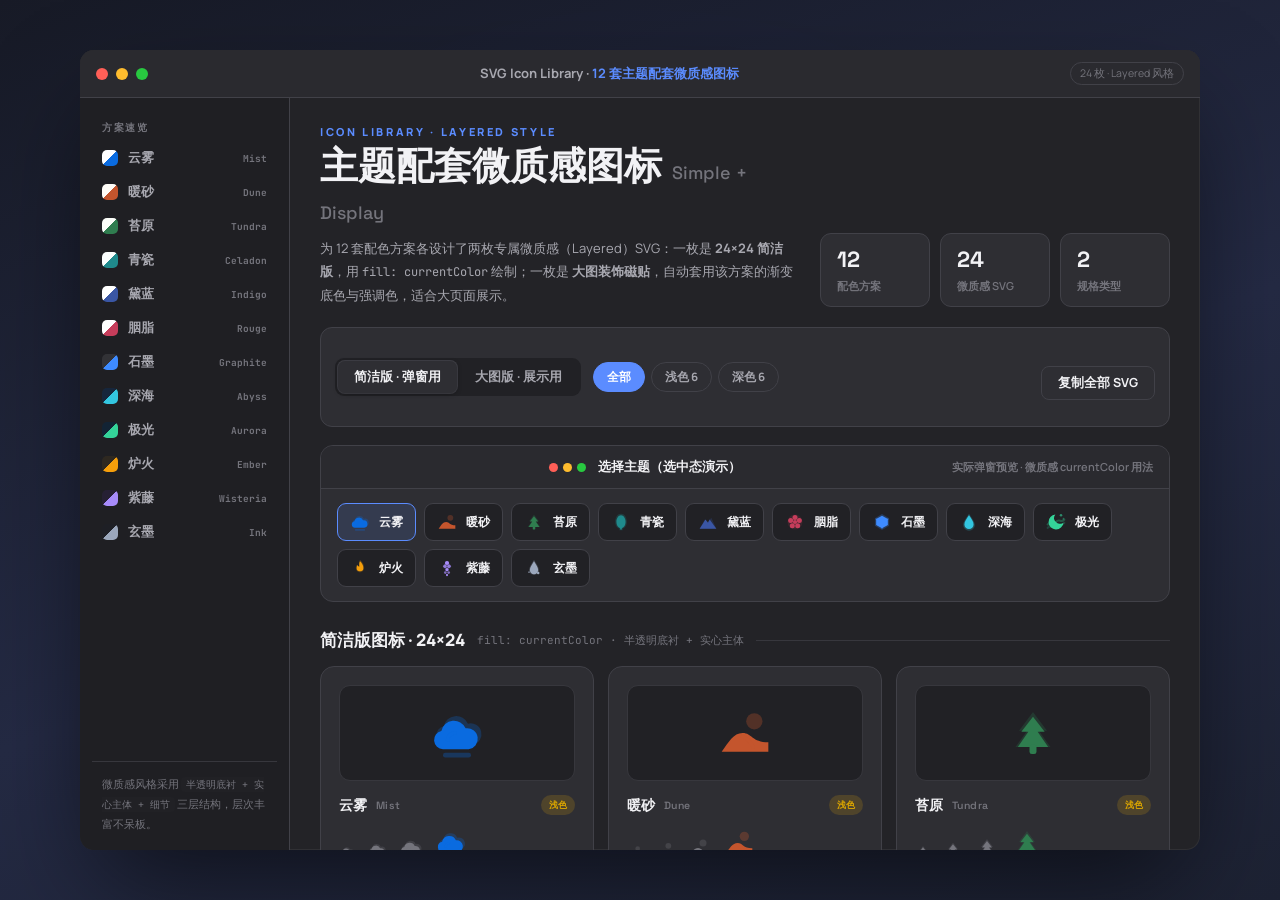
<file: tests/user-dev-tests/SVG图标库.html>
<!DOCTYPE html>
<html lang="zh-CN">
<head>
<meta charset="UTF-8">
<meta name="viewport" content="width=device-width, initial-scale=1.0">
<title>SVG 图标库 · 12 套主题配套微质感图标</title>
<link rel="preconnect" href="https://fonts.googleapis.com">
<link href="https://fonts.googleapis.com/css2?family=Space+Grotesk:wght@400;500;700&family=Manrope:wght@400;500;600;700;800&family=JetBrains+Mono:wght@400;500;600&display=swap" rel="stylesheet">
<style>
:root{
  --disp:'Space Grotesk','PingFang SC','Hiragino Sans GB','Microsoft YaHei',sans-serif;
  --body:'Manrope','PingFang SC','Hiragino Sans GB','Microsoft YaHei',sans-serif;
  --mono:'JetBrains Mono','SF Mono',Menlo,monospace;
  --bg:#232327;--tb:#2a2a2f;--sb:#1f1f23;--sf:#2e2e33;--sun:#212125;--dv:#37373d;--bd:#414148;
  --t1:#f2f2f5;--t2:#a8a8b0;--t3:#74747c;--ac:#5b8cff;--acs:rgba(91,140,255,.14);--ring:rgba(91,140,255,.32);
}
*{margin:0;padding:0;box-sizing:border-box}
html,body{height:100%}
body{font-family:var(--body);overflow:hidden;color:var(--t1);
  background:linear-gradient(160deg,#171a26,#242a44 55%,#1d2233)}
button{font-family:inherit;cursor:pointer}
::selection{background:var(--acs)}

.glow{position:fixed;left:50%;top:48%;width:820px;height:520px;transform:translate(-50%,-50%);
  filter:blur(110px);opacity:.28;border-radius:50%;pointer-events:none;
  background:radial-gradient(circle,#3b5bdb 0%,rgba(59,91,219,0) 70%)}

#win{position:fixed;left:50%;top:50%;transform:translate(-50%,-50%);
  width:min(1120px,95vw);height:min(800px,calc(100vh - 40px));
  border-radius:14px;overflow:hidden;display:flex;flex-direction:column;
  background:var(--bg);box-shadow:0 46px 100px -20px rgba(0,0,0,.6),inset 0 0 0 1px rgba(255,255,255,.06);
  animation:pop .6s cubic-bezier(.2,.9,.3,1.05) both}
@keyframes pop{from{opacity:0;transform:translate(-50%,-48%) scale(.97)}to{opacity:1;transform:translate(-50%,-50%) scale(1)}}
.titlebar{height:48px;flex:none;display:flex;align-items:center;padding:0 16px;background:var(--tb);border-bottom:1px solid var(--bd)}
.lights{display:flex;gap:8px}
.lt{width:12px;height:12px;border-radius:50%}
.lt.r{background:#ff5f57}.lt.y{background:#febc2e}.lt.g{background:#28c840}
.tb-title{flex:1;text-align:center;font-size:13px;font-weight:700;color:var(--t2)}
.tb-title b{color:var(--ac)}
.tb-tag{font-size:10.5px;color:var(--t3);border:1px solid var(--bd);padding:3px 9px;border-radius:20px}

.body{flex:1;display:flex;min-height:0}
.side{width:210px;flex:none;background:var(--sb);border-right:1px solid var(--bd);padding:16px 12px;display:flex;flex-direction:column}
.side h4{font-size:10px;letter-spacing:.16em;color:var(--t3);padding:6px 10px}
.nav-it{display:flex;align-items:center;gap:10px;padding:8px 10px;border-radius:9px;font-size:12.5px;font-weight:700;color:var(--t2);cursor:pointer;transition:.15s}
.nav-it:hover{background:rgba(255,255,255,.05)}
.nav-it.on{background:var(--acs);color:var(--t1)}
.nav-it .sw{width:16px;height:16px;border-radius:5px;flex:none}
.nav-it small{margin-left:auto;font-family:var(--mono);font-size:9.5px;color:var(--t3)}
.side-foot{margin-top:auto;padding:12px 10px 0;border-top:1px solid var(--dv);font-size:11px;color:var(--t3);line-height:1.8}
.side-foot code{font-family:var(--mono);font-size:10px;background:var(--sun);padding:1px 5px;border-radius:4px}

.content{flex:1;overflow-y:auto;padding:26px 30px 60px;min-width:0}
.content::-webkit-scrollbar{width:9px}
.content::-webkit-scrollbar-thumb{background:rgba(255,255,255,.18);border-radius:9px;border:2px solid transparent;background-clip:content-box}

.hero{display:flex;align-items:flex-end;flex-wrap:wrap;gap:16px;margin-bottom:6px}
.hero-l{flex:1;min-width:280px}
.kick{font-size:11px;font-weight:800;letter-spacing:.24em;color:var(--ac);margin-bottom:8px}
h1{font-family:var(--disp);font-size:38px;font-weight:700;line-height:1.05}
h1 .en{font-size:18px;color:var(--t3);font-weight:500;margin-left:10px}
.desc{font-size:13px;line-height:1.8;color:var(--t2);max-width:620px;margin-top:10px}
.stats{display:flex;gap:10px;flex-wrap:wrap}
.stat{background:var(--sf);border:1px solid var(--bd);border-radius:11px;padding:11px 16px;min-width:110px}
.stat b{font-family:var(--disp);font-size:22px;display:block}
.stat span{font-size:11px;color:var(--t3);font-weight:600}

.bar{display:flex;align-items:center;flex-wrap:wrap;gap:12px;margin:20px 0 18px;padding:12px 14px;background:var(--sf);border:1px solid var(--bd);border-radius:12px}
.seg{display:inline-flex;background:var(--sun);border-radius:9px;padding:3px}
.seg button{border:0;background:transparent;color:var(--t2);font:700 12.5px var(--body);padding:7px 16px;border-radius:7px;transition:.16s;margin-right:2px}
.seg button:last-child{margin-right:0}
.seg button.on{background:var(--sf);color:var(--t1);box-shadow:0 1px 5px rgba(0,0,0,.3),0 0 0 1px var(--bd)}
.filter{display:inline-flex;gap:6px}
.filter button{border:1px solid var(--bd);background:transparent;color:var(--t2);font:700 11.5px var(--body);padding:6px 13px;border-radius:20px;transition:.15s}
.filter button.on{background:var(--ac);border-color:var(--ac);color:#fff}
.bar .right{margin-left:auto;display:flex;gap:8px}
.btn{display:inline-flex;align-items:center;gap:7px;height:34px;padding:0 16px;font-size:12.5px;font-weight:700;border-radius:8px;border:1px solid transparent;transition:.16s}
.btn.pri{background:var(--ac);color:#fff}.btn.pri:hover{filter:brightness(1.12)}
.btn.sec{background:var(--sf);color:var(--t1);border-color:var(--bd)}.btn.sec:hover{border-color:var(--ac)}

.mock{margin-bottom:24px;background:var(--sf);border:1px solid var(--bd);border-radius:13px;overflow:hidden}
.mock-h{display:flex;align-items:center;padding:12px 16px;background:var(--tb);border-bottom:1px solid var(--bd);font-size:12.5px;font-weight:800}
.mock-h .dots{display:flex;gap:5px;margin-right:12px}
.mock-h .dots i{width:9px;height:9px;border-radius:50%}
.mock-h span{color:var(--t3);font-weight:600;margin-left:auto;font-size:11px}
.mock-b{padding:14px 16px;display:flex;flex-wrap:wrap;gap:8px}
.pick{display:flex;align-items:center;gap:9px;padding:8px 12px;border-radius:9px;border:1px solid var(--bd);background:var(--sun);font-size:12px;font-weight:700;color:var(--t1);transition:.15s}
.pick:hover{border-color:var(--ac);transform:translateY(-2px)}
.pick.sel{border-color:var(--ac);background:var(--acs)}
.pick .ic{display:flex}

.sec{display:flex;align-items:center;gap:12px;margin:26px 0 14px}
.sec h2{font-size:17px;font-weight:800}
.sec .rule{flex:1;height:1px;background:var(--dv)}
.sec .sub{font-size:11px;color:var(--t3);font-family:var(--mono)}

.grid{display:grid;grid-template-columns:repeat(auto-fill,minmax(240px,1fr));gap:14px}
.card{background:var(--sf);border:1px solid var(--bd);border-radius:14px;padding:18px;transition:.2s;position:relative}
.card:hover{transform:translateY(-3px);border-color:var(--ac);box-shadow:0 16px 40px -16px rgba(0,0,0,.6)}
.card .stage{height:96px;display:flex;align-items:center;justify-content:center;border-radius:11px;background:var(--sun);border:1px solid var(--dv);margin-bottom:14px}
.card.lg .stage{height:auto;padding:6px;background:transparent;border:0}
.card.lg svg{width:100%;height:auto;display:block}
.crow{display:flex;align-items:center;gap:9px}
.crow .nm{font-size:14px;font-weight:800}
.crow .en{font-size:10.5px;color:var(--t3);font-family:var(--disp);letter-spacing:.04em;font-weight:600}
.crow .md{margin-left:auto;font-size:9px;font-weight:800;padding:3px 8px;border-radius:10px}
.crow .md.l{background:rgba(245,179,1,.16);color:#d9a400}
.crow .md.d{background:rgba(122,139,255,.16);color:#9aa8ff}
.sizes{display:flex;align-items:flex-end;gap:12px;margin-top:12px;color:var(--t3)}
.sizes .s{display:flex;flex-direction:column;align-items:center;gap:5px}
.sizes .s span{font-family:var(--mono);font-size:9px}
.copy{margin-top:14px;width:100%;display:flex;align-items:center;justify-content:center;gap:7px;height:32px;
  border-radius:8px;border:1px solid var(--bd);background:var(--sun);color:var(--t2);font:700 12px var(--body);transition:.15s}
.copy:hover{background:var(--ac);border-color:var(--ac);color:#fff}
.copy.done{background:#2f9e63;border-color:#2f9e63;color:#fff}

.note{margin-top:26px;display:flex;gap:12px;padding:15px 17px;border-radius:11px;background:rgba(91,140,255,.08);border-left:3px solid var(--ac)}
.note b{font-size:10.5px;letter-spacing:.1em;color:var(--ac);flex:none;padding-top:2px}
.note p{font-size:12px;line-height:1.8;color:var(--t2)}
.note code{font-family:var(--mono);font-size:11px;background:var(--sun);padding:1px 6px;border-radius:4px}

#toasts{position:fixed;top:20px;left:50%;transform:translateX(-50%);z-index:99;display:flex;flex-direction:column;align-items:center}
.toast{display:flex;align-items:center;gap:10px;background:rgba(24,24,28,.92);color:#fff;font:600 12.5px var(--body);
  padding:9px 17px;border-radius:11px;border:1px solid rgba(255,255,255,.12);box-shadow:0 12px 34px rgba(0,0,0,.5);
  animation:tin .3s cubic-bezier(.2,.9,.3,1.2) both;margin-bottom:8px}
.toast.out{animation:tout .3s ease forwards}
.toast i{width:9px;height:9px;border-radius:50%;background:var(--ac)}
@keyframes tin{from{opacity:0;transform:translateY(-14px)}to{opacity:1;transform:none}}
@keyframes tout{to{opacity:0;transform:translateY(-14px)}}

.hidden{display:none!important}
@media (max-width:820px){.side{display:none}}
</style>
</head>
<body>
<div class="glow"></div>

<main id="win">
  <header class="titlebar">
    <div class="lights"><div class="lt r"></div><div class="lt y"></div><div class="lt g"></div></div>
    <div class="tb-title">SVG Icon Library · <b>12 套主题配套微质感图标</b></div>
    <span class="tb-tag">24 枚 · Layered 风格</span>
  </header>

  <div class="body">
    <aside class="side">
      <h4>方案速览</h4>
      <div id="navList"></div>
      <div class="side-foot">微质感风格采用 <code>半透明底衬 + 实心主体 + 细节</code> 三层结构，层次丰富不呆板。</div>
    </aside>

    <div class="content" id="content">
      <section class="hero">
        <div class="hero-l">
          <div class="kick">ICON LIBRARY · LAYERED STYLE</div>
          <h1>主题配套微质感图标<span class="en">Simple + Display</span></h1>
          <p class="desc">为 12 套配色方案各设计了两枚专属微质感（Layered）SVG：一枚是 <b>24×24 简洁版</b>，用 <code style="font-family:var(--mono);font-size:12px">fill: currentColor</code> 绘制；一枚是 <b>大图装饰磁贴</b>，自动套用该方案的渐变底色与强调色，适合大页面展示。</p>
        </div>
        <div class="stats">
          <div class="stat"><b>12</b><span>配色方案</span></div>
          <div class="stat"><b>24</b><span>微质感 SVG</span></div>
          <div class="stat"><b>2</b><span>规格类型</span></div>
        </div>
      </section>

      <div class="bar">
        <div class="seg" id="typeSeg">
          <button class="on" data-type="simple">简洁版 · 弹窗用</button>
          <button data-type="large">大图版 · 展示用</button>
        </div>
        <div class="filter" id="modeFilter">
          <button class="on" data-mode="all">全部</button>
          <button data-mode="light">浅色 6</button>
          <button data-mode="dark">深色 6</button>
        </div>
        <div class="right">
          <button class="btn sec" id="copyAllBtn">复制全部 SVG</button>
        </div>
      </div>

      <div class="mock" id="mock">
        <div class="mock-h">
          <span class="dots"><i style="background:#ff5f57"></i><i style="background:#febc2e"></i><i style="background:#28c840"></i></span>
          选择主题（选中态演示）
          <span>实际弹窗预览 · 微质感 currentColor 用法</span>
        </div>
        <div class="mock-b" id="mockBody"></div>
      </div>

      <div class="sec"><h2 id="secTitle">简洁版图标 · 24×24</h2><span class="sub">fill: currentColor · 半透明底衬 + 实心主体</span><div class="rule"></div></div>
      <div class="grid" id="grid"></div>

      <div class="note">
        <b>使 用 说 明</b>
        <p>微质感（Layered）风格通过 <b>半透明底衬</b>（营造光晕/底座感）+ <b>实心主体</b>（保证分量）+ <b>留白/线条细节</b>（增加精致度）三层结构，完美平衡了“纯镂空太单薄、纯实心太死板”的问题。在 UI 中既适合作为选中态，也适合大尺寸展示。</p>
      </div>
    </div>
  </div>
</main>

<div id="toasts"></div>

<script>
var SCHEMES=[
 {id:'mist',name:'云雾',en:'Mist',mode:'light',ac:'#0A6BE0',soft:'rgba(10,107,224,.12)',g1:'#FFFFFF',g2:'#EDEDF1',bd:'#DCDCE2',t2:'#5A5A61'},
 {id:'dune',name:'暖砂',en:'Dune',mode:'light',ac:'#C4552D',soft:'rgba(196,85,45,.13)',g1:'#FFFDF8',g2:'#F1EADD',bd:'#E3D9C8',t2:'#6B6156'},
 {id:'tundra',name:'苔原',en:'Tundra',mode:'light',ac:'#2F7D4F',soft:'rgba(47,125,79,.12)',g1:'#FBFDF9',g2:'#E9EFE6',bd:'#D6DECE',t2:'#58634F'},
 {id:'celadon',name:'青瓷',en:'Celadon',mode:'light',ac:'#1F8A8C',soft:'rgba(31,138,140,.12)',g1:'#FBFEFD',g2:'#E5EEEC',bd:'#CFDEDB',t2:'#4F6360'},
 {id:'indigo',name:'黛蓝',en:'Indigo',mode:'light',ac:'#3A56A4',soft:'rgba(58,86,164,.12)',g1:'#FFFFFF',g2:'#ECEFF6',bd:'#D7DCE8',t2:'#555E73'},
 {id:'rouge',name:'胭脂',en:'Rouge',mode:'light',ac:'#C63D5B',soft:'rgba(198,61,91,.11)',g1:'#FFFFFF',g2:'#F3ECE8',bd:'#E7DBD6',t2:'#6E5F5A'},
 {id:'graphite',name:'石墨',en:'Graphite',mode:'dark',ac:'#3E8BFF',soft:'rgba(62,139,255,.16)',g1:'#323236',g2:'#222226',bd:'#44444A',t2:'#A8A8B0'},
 {id:'abyss',name:'深海',en:'Abyss',mode:'dark',ac:'#33C6E0',soft:'rgba(51,198,224,.14)',g1:'#16263C',g2:'#0B1424',bd:'#29405E',t2:'#9DB2CC'},
 {id:'aurora',name:'极光',en:'Aurora',mode:'dark',ac:'#34D399',soft:'rgba(52,211,153,.14)',g1:'#122334',g2:'#081018',bd:'#23374D',t2:'#93AEC0'},
 {id:'ember',name:'炉火',en:'Ember',mode:'dark',ac:'#F59E0B',soft:'rgba(245,158,11,.15)',g1:'#2E2820',g2:'#1C1812',bd:'#4A4234',t2:'#B3A791'},
 {id:'wisteria',name:'紫藤',en:'Wisteria',mode:'dark',ac:'#A78BFA',soft:'rgba(167,139,250,.15)',g1:'#262034',g2:'#161320',bd:'#3E3654',t2:'#ABA3C2'},
 {id:'ink',name:'玄墨',en:'Ink',mode:'dark',ac:'#9BA7BC',soft:'rgba(155,167,188,.14)',g1:'#1E1F25',g2:'#101114',bd:'#303239',t2:'#A2A5AE'}
];

/* 12 枚微质感图形（24×24，fill 基于 currentColor，半透明底衬 + 实心主体 + 细节） */
var MOTIFS={
 mist:'<path d="M19 17H7a4 4 0 0 1-.7-7.9 5.5 5.5 0 0 1 10.4-1.1A4 4 0 0 1 19 17z" opacity="0.25"/>'+
      '<path d="M17 19H6a4 4 0 0 1-.7-7.9 5.5 5.5 0 0 1 10.4-1.1A4 4 0 0 1 17 19z"/>'+
      '<path d="M8 15a3 3 0 0 1 3-3" stroke="currentColor" stroke-width="1.5" stroke-linecap="round" fill="none" opacity="0.5"/>'+
      '<path d="M7 21.5h10" stroke="currentColor" stroke-width="2" stroke-linecap="round" opacity="0.3"/>',
 dune:'<circle cx="16" cy="7" r="3.5" opacity="0.3"/>'+
      '<path d="M2 20c3-4 5-8 9-8s4 4 11 4v4H2z"/>'+
      '<path d="M11 13.5c2 1 3.5 2.5 4.5 4.5" stroke="currentColor" stroke-width="1.5" stroke-linecap="round" fill="none" opacity="0.5"/>',
 tundra:'<path d="M12 3l6 8h-3.5l5 7H4.5l5-7H6l6-8z" opacity="0.25"/>'+
      '<path d="M12 5l5 6.5h-3l4.5 6.5H5.5L10 11.5H7l5-6.5z"/>'+
      '<rect x="10.5" y="17" width="3" height="4" rx="1"/>',
 celadon:'<path d="M12 2C8 2 5 6 5 12c0 4 2 7 5 8v2h4v-2c3-1 5-4 5-8 0-6-3-10-7-10z" opacity="0.25"/>'+
      '<path d="M12 4C9 4 6.5 7.5 6.5 12c0 3.5 1.8 6.5 4.5 7.5V21h2v-1.5c2.7-1 4.5-4 4.5-7.5C17.5 7.5 15 4 12 4z"/>'+
      '<path d="M9 10c0-2 1-3.5 2.5-4" stroke="currentColor" stroke-width="1.5" stroke-linecap="round" fill="none" opacity="0.5"/>',
 indigo:'<path d="M16 7l6 13H2L8 9l3 4 5-6z" opacity="0.25"/>'+
      '<path d="M14 9l8 11H2l7-11 3 4 2-4z"/>'+
      '<path d="M9 12l1.5 2.5" stroke="currentColor" stroke-width="1.5" stroke-linecap="round" fill="none" opacity="0.5"/>',
 rouge:'<circle cx="12" cy="12" r="9" opacity="0.15"/>'+
      '<circle cx="12" cy="6.5" r="3"/><circle cx="17.2" cy="10.3" r="3"/><circle cx="15.2" cy="16.4" r="3"/>'+
      '<circle cx="8.8" cy="16.4" r="3"/><circle cx="6.8" cy="10.3" r="3"/>'+
      '<circle cx="12" cy="12" r="2.5"/>'+
      '<circle cx="12" cy="12" r="1" opacity="0.5" fill="none" stroke="currentColor" stroke-width="1"/>',
 graphite:'<path d="M12 2.5l8.5 4.9v9.2L12 21.5l-8.5-4.9V7.4L12 2.5z" opacity="0.25"/>'+
      '<path d="M12 4.5l7 4v7l-7 4-7-4v-7l7-4z"/>'+
      '<path d="M5 8.5l7 4 7-4M12 12.5v7" stroke="currentColor" stroke-width="1.5" stroke-linecap="round" stroke-linejoin="round" fill="none" opacity="0.5"/>',
 abyss:'<path d="M12 2C8 8 5 12 5 15.5A7 7 0 0 0 19 15.5C19 12 16 8 12 2z" opacity="0.25"/>'+
      '<path d="M12 4C9 8.5 6.5 11.5 6.5 15a5.5 5.5 0 0 0 11 0c0-3.5-2.5-6.5-5.5-11z"/>'+
      '<circle cx="10" cy="14" r="1.2" opacity="0.5"/><circle cx="14" cy="16" r="0.8" opacity="0.4"/>'+
      '<path d="M9.5 13a2.5 2.5 0 0 0 2 2.4" stroke="currentColor" stroke-width="1.2" stroke-linecap="round" fill="none" opacity="0.5"/>',
 aurora:'<path d="M2 15c4-5 6 2 10-3s6 2 10-3" stroke="currentColor" stroke-width="2.5" stroke-linecap="round" fill="none" opacity="0.3"/>'+
      '<path d="M2 19c4-5 6 2 10-3s6 2 10-3" stroke="currentColor" stroke-width="2.5" stroke-linecap="round" fill="none" opacity="0.2"/>'+
      '<path d="M21 12.8A9 9 0 1 1 11.2 3a7 7 0 0 0 9.8 9.8z"/>'+
      '<circle cx="18" cy="4" r="1.5" opacity="0.6"/><circle cx="21" cy="8" r="1" opacity="0.4"/>',
 ember:'<path d="M12 2c3 3 5 6 5 10a5 5 0 0 1-10 0c0-2 .5-3 1.5-4 .5 1.5 1.5 2.5 2.5 2.5 0-3-.5-5 1-8.5z" opacity="0.25"/>'+
      '<path d="M12 4c2.5 2.5 4 5 4 8a4 4 0 0 1-8 0c0-1.5 .4-2.5 1.2-3.5 .4 1.2 1.2 2 2 2 0-2.5-.4-4.5 .8-6.5z"/>'+
      '<path d="M10.5 13a2 2 0 0 0 2 1.8" stroke="currentColor" stroke-width="1.2" stroke-linecap="round" fill="none" opacity="0.5"/>',
 wisteria:'<path d="M12 3c2 2 3.5 4 3.5 6.5S14 13 12 13s-3.5-1.5-3.5-3.5S10 5 12 3z" opacity="0.25"/>'+
      '<circle cx="12" cy="6" r="2.5"/>'+
      '<circle cx="9.5" cy="10" r="2.2" opacity="0.8"/><circle cx="14.5" cy="10" r="2.2" opacity="0.8"/>'+
      '<circle cx="12" cy="14" r="2"/>'+
      '<circle cx="10" cy="17.5" r="1.6" opacity="0.7"/><circle cx="14" cy="17.5" r="1.6" opacity="0.7"/>'+
      '<circle cx="12" cy="20.5" r="1.3"/>',
 ink:'<path d="M12 2C9 7 6 11 6 14.5A6 6 0 0 0 18 14.5C18 11 15 7 12 2z" opacity="0.25"/>'+
      '<path d="M12 4C9.5 8 7 11.5 7 14.5a5 5 0 0 0 10 0c0-3-2.5-6.5-5-10.5z"/>'+
      '<path d="M9.5 13a2.5 2.5 0 0 0 2 2.4" stroke="currentColor" stroke-width="1.2" stroke-linecap="round" fill="none" opacity="0.5"/>'+
      '<circle cx="17" cy="18" r="1.5"/><circle cx="6" cy="17" r="1" opacity="0.7"/>'
};

function simpleSVG(id,size){
  size=size||24;
  return '<svg xmlns="http://www.w3.org/2000/svg" width="'+size+'" height="'+size+'" viewBox="0 0 24 24" fill="currentColor">'+
    MOTIFS[id]+'</svg>';
}
function largeSVG(s,i){
  return '<svg xmlns="http://www.w3.org/2000/svg" viewBox="0 0 220 170" role="img" aria-label="'+s.en+'">'+
    '<defs>'+
      '<linearGradient id="LBG'+i+'" x1="0" y1="0" x2="1" y2="1">'+
        '<stop offset="0" stop-color="'+s.g1+'"/><stop offset="1" stop-color="'+s.g2+'"/>'+
      '</linearGradient>'+
      '<radialGradient id="LGL'+i+'" cx="0.5" cy="0.42" r="0.75">'+
        '<stop offset="0" stop-color="'+s.ac+'" stop-opacity="0.20"/>'+
        '<stop offset="1" stop-color="'+s.ac+'" stop-opacity="0"/>'+
      '</radialGradient>'+
    '</defs>'+
    '<rect x="1" y="1" width="218" height="168" rx="20" fill="url(#LBG'+i+')" stroke="'+s.bd+'" stroke-width="1.5"/>'+
    '<rect x="1" y="1" width="218" height="168" rx="20" fill="url(#LGL'+i+')"/>'+
    '<circle cx="188" cy="24" r="36" fill="'+s.soft+'"/>'+
    '<circle cx="188" cy="24" r="18" fill="'+s.soft+'"/>'+
    '<circle cx="28" cy="148" r="28" fill="'+s.soft+'"/>'+
    '<ellipse cx="110" cy="130" rx="48" ry="7" fill="'+s.soft+'"/>'+
    '<g transform="translate(110,72) scale(4.2)"><g transform="translate(-12,-12)" fill="'+s.ac+'">'+MOTIFS[s.id]+'</g></g>'+
    '<text x="110" y="157" text-anchor="middle" font-size="12.5" font-weight="600" fill="'+s.t2+'" '+
      'font-family="Manrope, \'PingFang SC\', sans-serif" letter-spacing="1">'+s.en+'</text>'+
  '</svg>';
}

var curType='simple', curMode='all';
function $(s){return document.querySelector(s)}
function toast(m){var t=document.createElement('div');t.className='toast';t.innerHTML='<i></i>'+m;
  $('#toasts').appendChild(t);setTimeout(function(){t.classList.add('out');setTimeout(function(){t.remove()},300)},1700)}
function copyTxt(txt,label){
  function fb(){var ta=document.createElement('textarea');ta.value=txt;document.body.appendChild(ta);ta.select();
    try{document.execCommand('copy')}catch(e){}ta.remove();toast('已复制 '+label)}
  if(navigator.clipboard&&navigator.clipboard.writeText){navigator.clipboard.writeText(txt).then(function(){toast('已复制 '+label)}).catch(fb)}else fb()}

(function(){var w=$('#navList'),h='';
  SCHEMES.forEach(function(s){h+='<div class="nav-it" data-id="'+s.id+'">'+
    '<span class="sw" style="background:linear-gradient(135deg,'+s.g1+' 50%,'+s.ac+' 50%)"></span>'+
    s.name+'<small>'+s.en+'</small></div>'});
  w.innerHTML=h;
  w.addEventListener('click',function(e){var it=e.target.closest('.nav-it');if(!it)return;
    var el=document.querySelector('.card[data-id="'+it.dataset.id+'"]');
    if(el){el.scrollIntoView({behavior:'smooth',block:'center'});
      el.style.borderColor='var(--ac)';setTimeout(function(){el.style.borderColor=''},1200)}});
})();

(function(){var b=$('#mockBody'),h='';
  SCHEMES.forEach(function(s,i){h+='<div class="pick'+(i===0?' sel':'')+'" style="color:'+s.ac+'">'+
    '<span class="ic">'+simpleSVG(s.id,20)+'</span><span style="color:var(--t1)">'+s.name+'</span></div>'});
  b.innerHTML=h;
  b.addEventListener('click',function(e){var p=e.target.closest('.pick');if(!p)return;
    b.querySelectorAll('.pick').forEach(function(x){x.classList.remove('sel')});p.classList.add('sel')});
})();

function render(){
  var grid=$('#grid'),h='';
  var list=SCHEMES.filter(function(s){return curMode==='all'||s.mode===curMode});
  $('#secTitle').textContent=curType==='simple'?'简洁版图标 · 24×24':'大图版磁贴 · 220×170';
  document.querySelector('.sec .sub').textContent=curType==='simple'
    ?'fill: currentColor · 半透明底衬 + 实心主体'
    :'渐变底 + 强调色微质感主图';
  $('#mock').classList.toggle('hidden',curType!=='simple');

  list.forEach(function(s){
    var idx=SCHEMES.indexOf(s);
    if(curType==='simple'){
      h+='<div class="card" data-id="'+s.id+'">'+
        '<div class="stage" style="color:'+s.ac+'">'+simpleSVG(s.id,56)+'</div>'+
        '<div class="crow"><span class="nm">'+s.name+'</span><span class="en">'+s.en+'</span>'+
        '<span class="md '+(s.mode==='light'?'l':'d')+'">'+(s.mode==='light'?'浅色':'深色')+'</span></div>'+
        '<div class="sizes">'+
          '<div class="s">'+simpleSVG(s.id,16)+'<span>16</span></div>'+
          '<div class="s">'+simpleSVG(s.id,20)+'<span>20</span></div>'+
          '<div class="s">'+simpleSVG(s.id,24)+'<span>24</span></div>'+
          '<div class="s" style="color:'+s.ac+'">'+simpleSVG(s.id,32)+'<span style="color:'+s.ac+'">强调</span></div>'+
        '</div>'+
        '<button class="copy" data-copy="simple" data-idx="'+idx+'">⧉ 复制简洁版 SVG</button>'+
      '</div>';
    }else{
      h+='<div class="card lg" data-id="'+s.id+'">'+
        '<div class="stage">'+largeSVG(s,idx)+'</div>'+
        '<div class="crow"><span class="nm">'+s.name+'</span><span class="en">'+s.en+'</span>'+
        '<span class="md '+(s.mode==='light'?'l':'d')+'">'+(s.mode==='light'?'浅色':'深色')+'</span></div>'+
        '<button class="copy" data-copy="large" data-idx="'+idx+'">⧉ 复制大图版 SVG</button>'+
      '</div>';
    }
  });
  grid.innerHTML=h;
}

$('#grid').addEventListener('click',function(e){
  var btn=e.target.closest('.copy');if(!btn)return;
  var idx=+btn.dataset.idx, s=SCHEMES[idx], type=btn.dataset.copy;
  var txt=type==='simple'?simpleSVG(s.id,24):largeSVG(s,idx);
  copyTxt(txt, s.name+' '+ (type==='simple'?'简洁版':'大图版'));
  btn.classList.add('done');btn.textContent='✓ 已复制';
  setTimeout(function(){btn.classList.remove('done');
    btn.innerHTML='⧉ 复制'+(type==='simple'?'简洁版':'大图版')+' SVG'},1400);
});

$('#typeSeg').addEventListener('click',function(e){var b=e.target.closest('button');if(!b)return;
  this.querySelectorAll('button').forEach(function(x){x.classList.remove('on')});b.classList.add('on');
  curType=b.dataset.type;render()});
$('#modeFilter').addEventListener('click',function(e){var b=e.target.closest('button');if(!b)return;
  this.querySelectorAll('button').forEach(function(x){x.classList.remove('on')});b.classList.add('on');
  curMode=b.dataset.mode;render()});
$('#copyAllBtn').addEventListener('click',function(){
  var out='';
  SCHEMES.forEach(function(s,i){
    out+='<!-- '+s.name+' '+s.en+' · 简洁版 -->\n'+simpleSVG(s.id,24)+'\n\n';
    out+='<!-- '+s.name+' '+s.en+' · 大图版 -->\n'+largeSVG(s,i)+'\n\n';});
  copyTxt(out,'全部 24 枚微质感 SVG');
});

render();
</script>
</body>
</html>
</file>
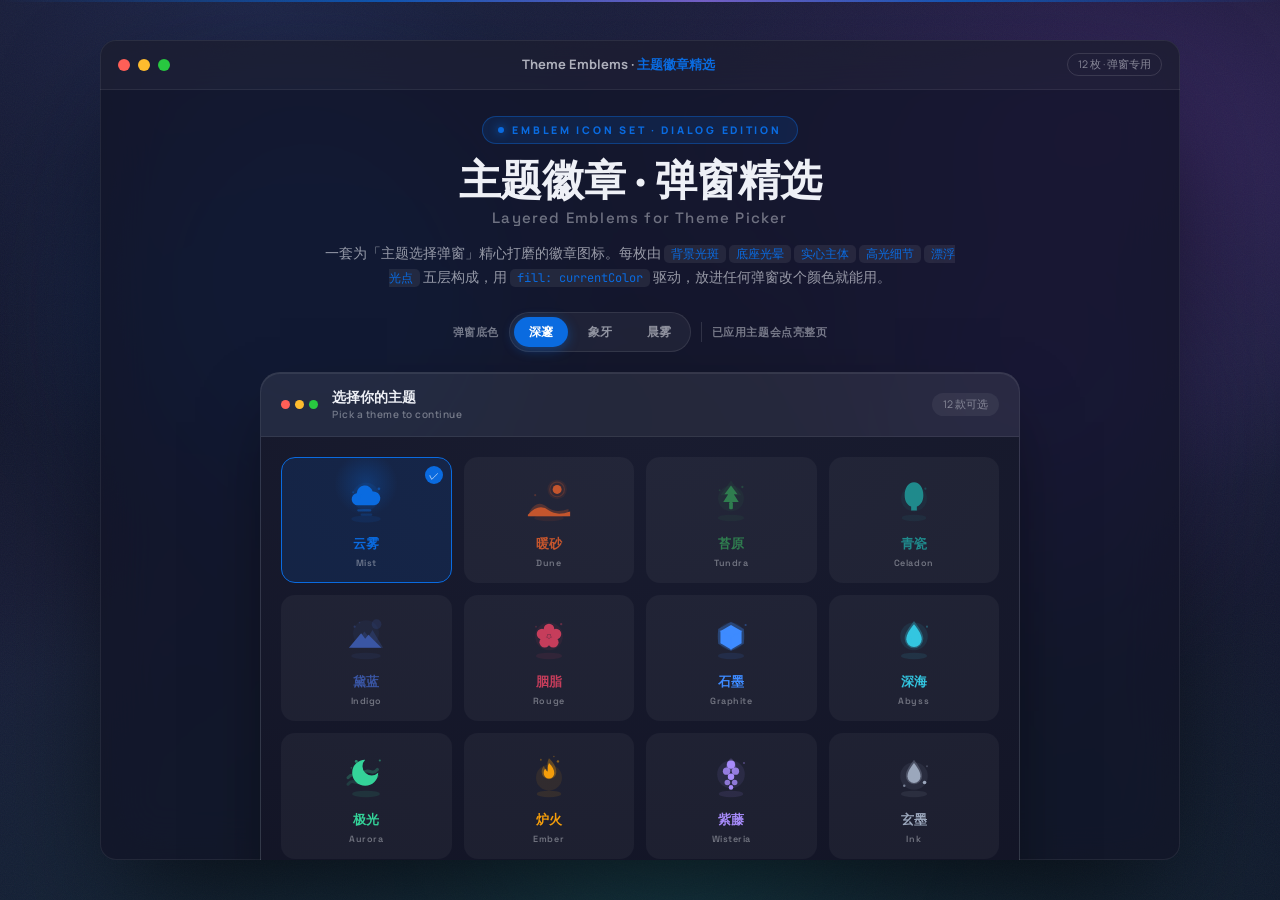
<file: tests/user-dev-tests/主题徽章.html>
<!DOCTYPE html>
<html lang="zh-CN">
<head>
<meta charset="UTF-8">
<meta name="viewport" content="width=device-width, initial-scale=1.0">
<title>主题徽章 · 弹窗精选图标库</title>
<link rel="preconnect" href="https://fonts.googleapis.com">
<link href="https://fonts.googleapis.com/css2?family=Space+Grotesk:wght@400;500;700&family=Manrope:wght@400;500;600;700;800&family=JetBrains+Mono:wght@400;500;600&display=swap" rel="stylesheet">
<style>
:root{
  --disp:'Space Grotesk','PingFang SC','Hiragino Sans GB','Microsoft YaHei',sans-serif;
  --body:'Manrope','PingFang SC','Hiragino Sans GB','Microsoft YaHei',sans-serif;
  --mono:'JetBrains Mono','SF Mono',Menlo,monospace;
  --ac:#0A6BE0;--ac-soft:rgba(10,107,224,.14);--ac-glow:rgba(10,107,224,.4);
}
*{margin:0;padding:0;box-sizing:border-box}
html,body{height:100%}
body{font-family:var(--body);overflow:hidden;color:#eef0f6;background:#101222}
button{font-family:inherit;cursor:pointer}
::selection{background:var(--ac-soft)}

/* ===== 多层氛围背景 ===== */
.bgfx{position:fixed;inset:0;z-index:0;overflow:hidden;
  background:radial-gradient(120% 90% at 20% 0%,#1d2447 0%,rgba(29,36,71,0) 55%),
             radial-gradient(100% 80% at 85% 15%,#33245c 0%,rgba(51,36,92,0) 50%),
             radial-gradient(120% 100% at 50% 110%,#12303d 0%,rgba(18,48,61,0) 60%),
             linear-gradient(165deg,#0d0f1f,#181d38 55%,#0f1226)}
.orb{position:absolute;border-radius:50%;filter:blur(70px);opacity:.5;animation:fl 16s ease-in-out infinite alternate}
.orb.a{width:420px;height:420px;left:8%;top:12%;background:var(--ac-glow)}
.orb.b{width:340px;height:340px;right:6%;top:30%;background:rgba(140,90,255,.28);animation-delay:-6s}
.orb.c{width:380px;height:380px;left:38%;bottom:-6%;background:rgba(40,190,180,.2);animation-delay:-11s}
@keyframes fl{from{transform:translate(0,0) scale(1)}to{transform:translate(30px,-24px) scale(1.08)}}
.grain{position:fixed;inset:0;z-index:1;pointer-events:none;opacity:.05;
  background-image:url("data:image/svg+xml,%3Csvg xmlns='http://www.w3.org/2000/svg' width='140' height='140'%3E%3Cfilter id='n'%3E%3CfeTurbulence type='fractalNoise' baseFrequency='0.9' numOctaves='2'/%3E%3C/filter%3E%3Crect width='140' height='140' filter='url(%23n)'/%3E%3C/svg%3E")}
.beam{position:fixed;top:0;left:0;right:0;height:2px;z-index:3;
  background:linear-gradient(90deg,transparent,var(--ac) 30%,#9a7bff 55%,var(--ac) 75%,transparent);
  opacity:.7;transition:background .5s}

/* ===== 窗口 ===== */
#win{position:fixed;left:50%;top:50%;transform:translate(-50%,-50%);z-index:5;
  width:min(1080px,95vw);height:min(820px,calc(100vh - 36px));
  border-radius:16px;overflow:hidden;display:flex;flex-direction:column;
  background:rgba(19,21,38,.82);backdrop-filter:blur(26px) saturate(1.5);-webkit-backdrop-filter:blur(26px) saturate(1.5);
  box-shadow:0 50px 110px -24px rgba(0,0,0,.65),inset 0 0 0 1px rgba(255,255,255,.07);
  animation:pop .65s cubic-bezier(.2,.9,.3,1.05) both}
@keyframes pop{from{opacity:0;transform:translate(-50%,-47%) scale(.96)}to{opacity:1;transform:translate(-50%,-50%) scale(1)}}
.titlebar{height:50px;flex:none;display:flex;align-items:center;padding:0 18px;background:rgba(255,255,255,.03);border-bottom:1px solid rgba(255,255,255,.07)}
.lights{display:flex;gap:8px}
.lt{width:12px;height:12px;border-radius:50%}
.lt.r{background:#ff5f57}.lt.y{background:#febc2e}.lt.g{background:#28c840}
.tb-title{flex:1;text-align:center;font-size:13px;font-weight:700;color:rgba(238,240,246,.7)}
.tb-title b{color:var(--ac);transition:color .4s}
.tb-tag{font-size:10.5px;color:rgba(238,240,246,.5);border:1px solid rgba(255,255,255,.12);padding:3px 10px;border-radius:20px}

.content{flex:1;overflow-y:auto;padding:26px 34px 64px;min-width:0}
.content::-webkit-scrollbar{width:9px}
.content::-webkit-scrollbar-thumb{background:rgba(255,255,255,.16);border-radius:9px;border:2px solid transparent;background-clip:content-box}

/* ===== Hero ===== */
.hero{text-align:center;margin-bottom:22px}
.kick{display:inline-flex;align-items:center;gap:8px;font-size:10.5px;font-weight:800;letter-spacing:.26em;color:var(--ac);
  padding:6px 15px;border-radius:20px;background:var(--ac-soft);border:1px solid var(--ac-glow);transition:.4s;margin-bottom:14px}
.kick::before{content:'';width:6px;height:6px;border-radius:50%;background:var(--ac);box-shadow:0 0 10px var(--ac)}
h1{font-family:var(--disp);font-size:42px;font-weight:700;line-height:1.1;letter-spacing:-.01em}
h1 .en{display:block;font-size:15px;color:rgba(238,240,246,.42);font-weight:500;letter-spacing:.08em;margin-top:6px}
.desc{font-size:13.5px;line-height:1.8;color:rgba(238,240,246,.6);max-width:640px;margin:14px auto 0}
.desc code{font-family:var(--mono);font-size:12px;background:rgba(255,255,255,.07);padding:1px 7px;border-radius:5px;color:var(--ac);transition:color .4s}

/* ===== 控制条 ===== */
.ctrl{display:flex;align-items:center;justify-content:center;gap:10px;flex-wrap:wrap;margin:22px 0 20px}
.ctrl .lbl{font-size:11px;font-weight:700;color:rgba(238,240,246,.45);letter-spacing:.05em}
.pill{display:inline-flex;gap:5px;background:rgba(255,255,255,.05);border:1px solid rgba(255,255,255,.09);border-radius:22px;padding:4px}
.pill button{border:0;background:transparent;color:rgba(238,240,246,.55);font:700 12px var(--body);padding:6px 15px;border-radius:18px;transition:.18s}
.pill button.on{background:var(--ac);color:#fff;box-shadow:0 3px 12px var(--ac-glow)}
.divv{width:1px;height:20px;background:rgba(255,255,255,.12)}

/* ===== 主弹窗 ===== */
.dialog{max-width:760px;margin:0 auto;border-radius:20px;overflow:hidden;
  background:rgba(255,255,255,.045);border:1px solid rgba(255,255,255,.1);
  box-shadow:0 30px 70px -20px rgba(0,0,0,.6),inset 0 1px 0 rgba(255,255,255,.08);transition:.4s}
.dlg-head{display:flex;align-items:center;padding:15px 20px;background:rgba(255,255,255,.035);border-bottom:1px solid rgba(255,255,255,.07)}
.dlg-head .dots{display:flex;gap:5px;margin-right:14px}
.dlg-head .dots i{width:9px;height:9px;border-radius:50%}
.dlg-head .tt{font-size:13.5px;font-weight:800}
.dlg-head .tt small{display:block;font-size:10px;color:rgba(238,240,246,.4);font-weight:600;letter-spacing:.05em}
.dlg-head .cnt{margin-left:auto;font-size:10.5px;color:rgba(238,240,246,.45);background:rgba(255,255,255,.06);padding:4px 11px;border-radius:14px}
.dlg-body{padding:20px;transition:background .45s}
.dlg-body.on-dark{background:radial-gradient(140% 120% at 50% 0%,#191c30 0%,#121425 100%)}
.dlg-body.on-light{background:radial-gradient(140% 120% at 50% 0%,#f7f7fa 0%,#ececf1 100%)}
.dlg-body.on-grad{background:linear-gradient(135deg,#e8ecfb 0%,#f4e9f7 50%,#e3f2ef 100%)}
.theme-grid{display:grid;grid-template-columns:repeat(4,1fr);gap:12px}
.th{position:relative;display:flex;flex-direction:column;align-items:center;gap:9px;padding:16px 8px 13px;
  border-radius:14px;border:1.5px solid transparent;background:rgba(255,255,255,.045);cursor:pointer;transition:.22s;overflow:hidden}
.on-light .th,.on-grad .th{background:rgba(255,255,255,.75);box-shadow:0 2px 10px rgba(20,22,40,.06)}
.th::before{content:'';position:absolute;left:50%;top:26px;width:64px;height:64px;transform:translate(-50%,-50%);
  border-radius:50%;background:radial-gradient(circle,var(--gg) 0%,transparent 70%);opacity:0;transition:.3s}
.th:hover{transform:translateY(-4px);border-color:rgba(255,255,255,.16)}
.on-light .th:hover,.on-grad .th:hover{border-color:rgba(20,22,40,.12);box-shadow:0 10px 24px rgba(20,22,40,.12)}
.th:hover::before{opacity:.55}
.th .emb{width:52px;height:52px;display:flex;transition:transform .3s cubic-bezier(.3,1.4,.5,1);position:relative;z-index:1}
.th:hover .emb{transform:scale(1.12) translateY(-1px)}
.th .tname{font-size:12.5px;font-weight:800;position:relative;z-index:1}
.th .ten{font-size:9px;color:rgba(238,240,246,.4);font-family:var(--disp);letter-spacing:.06em;font-weight:600;position:relative;z-index:1;margin-top:-5px}
.on-light .th .ten,.on-grad .th .ten{color:rgba(20,22,40,.45)}
.on-light .th .tname,.on-grad .th .tname{color:#1a1c30}
.th .tick{position:absolute;top:8px;right:8px;width:18px;height:18px;border-radius:50%;background:var(--ac);color:#fff;
  display:flex;align-items:center;justify-content:center;font-size:10px;opacity:0;transform:scale(.4);transition:.25s cubic-bezier(.3,1.6,.5,1)}
.th.sel{border-color:var(--ac);background:var(--ac-soft)}
.on-light .th.sel,.on-grad .th.sel{background:var(--ac-soft);box-shadow:0 8px 24px var(--ac-glow)}
.th.sel::before{opacity:.8}
.th.sel .tick{opacity:1;transform:scale(1)}
.th.sel .emb{transform:scale(1.06)}
.dlg-foot{display:flex;align-items:center;gap:14px;padding:15px 20px;background:rgba(255,255,255,.03);border-top:1px solid rgba(255,255,255,.07)}
.sel-info{display:flex;align-items:center;gap:11px;min-width:0}
.sel-info .se{width:34px;height:34px;flex:none;display:flex}
.sel-info .sn{font-size:13px;font-weight:800}
.sel-info .sd{font-size:10.5px;color:rgba(238,240,246,.45)}
.dlg-foot .spacer{flex:1}
.btn{display:inline-flex;align-items:center;gap:8px;height:38px;padding:0 20px;font-size:13px;font-weight:700;border-radius:10px;border:1px solid transparent;transition:.2s}
.btn.pri{background:var(--ac);color:#fff;box-shadow:0 6px 18px var(--ac-glow)}
.btn.pri:hover{filter:brightness(1.12);transform:translateY(-1px)}
.btn.sec{background:rgba(255,255,255,.06);color:#eef0f6;border-color:rgba(255,255,255,.12)}
.btn.sec:hover{border-color:var(--ac);color:var(--ac)}

/* ===== 卡片区 ===== */
.sec{display:flex;align-items:center;gap:14px;margin:38px 0 18px;max-width:960px;margin-left:auto;margin-right:auto}
.sec h2{font-size:19px;font-weight:800;white-space:nowrap}
.sec .rule{flex:1;height:1px;background:linear-gradient(90deg,rgba(255,255,255,.14),transparent)}
.sec .sub{font-size:11px;color:rgba(238,240,246,.4);font-family:var(--mono);white-space:nowrap}
.cards{display:grid;grid-template-columns:repeat(auto-fill,minmax(210px,1fr));gap:15px;max-width:960px;margin:0 auto}
.card{position:relative;border-radius:17px;padding:20px 18px 16px;text-align:center;cursor:pointer;
  background:rgba(255,255,255,.045);border:1px solid rgba(255,255,255,.09);transition:.28s;overflow:hidden}
.card::before{content:'';position:absolute;left:50%;top:60px;width:150px;height:150px;transform:translate(-50%,-50%);
  border-radius:50%;background:radial-gradient(circle,var(--gg) 0%,transparent 68%);opacity:0;transition:.35s}
.card:hover{transform:translateY(-6px);border-color:var(--gg);box-shadow:0 22px 44px -16px var(--gg)}
.card:hover::before{opacity:.6}
.card .stage{height:104px;display:flex;align-items:center;justify-content:center;position:relative;z-index:1}
.card .stage svg{width:92px;height:92px;transition:transform .35s cubic-bezier(.3,1.4,.5,1)}
.card:hover .stage svg{transform:scale(1.1) translateY(-2px)}
.card .crow{display:flex;align-items:center;justify-content:center;gap:8px;margin-top:8px;position:relative;z-index:1}
.card .nm{font-size:14.5px;font-weight:800}
.card .en{font-size:10px;color:rgba(238,240,246,.4);font-family:var(--disp);letter-spacing:.05em;font-weight:600}
.card .md{font-size:8.5px;font-weight:800;padding:2.5px 8px;border-radius:9px;letter-spacing:.05em}
.card .md.l{background:rgba(245,179,1,.15);color:#e8b93e}
.card .md.d{background:rgba(122,139,255,.15);color:#a5b0ff}
.card .copy{margin-top:13px;width:100%;display:flex;align-items:center;justify-content:center;gap:7px;height:33px;
  border-radius:9px;border:1px solid rgba(255,255,255,.11);background:rgba(255,255,255,.05);color:rgba(238,240,246,.6);
  font:700 12px var(--body);transition:.18s;position:relative;z-index:1}
.card .copy:hover{background:var(--gg);border-color:var(--gg);color:#fff}
.card .copy.done{background:#2f9e63;border-color:#2f9e63;color:#fff}

/* ===== 说明 ===== */
.note{max-width:960px;margin:34px auto 0;display:flex;gap:14px;padding:18px 20px;border-radius:14px;
  background:var(--ac-soft);border:1px solid var(--ac-glow);transition:.4s}
.note b{font-size:10.5px;letter-spacing:.12em;color:var(--ac);flex:none;padding-top:2px;transition:color .4s}
.note p{font-size:12.5px;line-height:1.9;color:rgba(238,240,246,.62)}
.note code{font-family:var(--mono);font-size:11px;background:rgba(255,255,255,.08);padding:1px 7px;border-radius:5px;color:var(--ac);transition:color .4s}

#toasts{position:fixed;top:22px;left:50%;transform:translateX(-50%);z-index:99;display:flex;flex-direction:column;align-items:center}
.toast{display:flex;align-items:center;gap:10px;background:rgba(20,22,38,.94);color:#fff;font:600 12.5px var(--body);
  padding:10px 18px;border-radius:12px;border:1px solid rgba(255,255,255,.12);box-shadow:0 14px 38px rgba(0,0,0,.5);
  animation:tin .32s cubic-bezier(.2,.9,.3,1.2) both;margin-bottom:8px}
.toast.out{animation:tout .3s ease forwards}
.toast i{width:9px;height:9px;border-radius:50%;background:var(--ac)}
@keyframes tin{from{opacity:0;transform:translateY(-14px)}to{opacity:1;transform:none}}
@keyframes tout{to{opacity:0;transform:translateY(-14px)}}

@media (max-width:820px){.theme-grid{grid-template-columns:repeat(3,1fr)}}
@media (max-width:560px){.theme-grid{grid-template-columns:repeat(2,1fr)}h1{font-size:32px}}
@media (prefers-reduced-motion:reduce){*{animation-duration:.01s!important;transition-duration:.01s!important}}
</style>
</head>
<body>
<div class="bgfx"><div class="orb a"></div><div class="orb b"></div><div class="orb c"></div></div>
<div class="grain"></div>
<div class="beam"></div>

<main id="win">
  <header class="titlebar">
    <div class="lights"><div class="lt r"></div><div class="lt y"></div><div class="lt g"></div></div>
    <div class="tb-title">Theme Emblems · <b id="tbSel">主题徽章精选</b></div>
    <span class="tb-tag">12 枚 · 弹窗专用</span>
  </header>

  <div class="content">
    <section class="hero">
      <span class="kick">EMBLEM ICON SET · DIALOG EDITION</span>
      <h1>主题徽章 · 弹窗精选<span class="en">Layered Emblems for Theme Picker</span></h1>
      <p class="desc">一套为「主题选择弹窗」精心打磨的徽章图标。每枚由 <code>背景光斑</code> <code>底座光晕</code> <code>实心主体</code> <code>高光细节</code> <code>漂浮光点</code> 五层构成，用 <code>fill: currentColor</code> 驱动，放进任何弹窗改个颜色就能用。</p>
    </section>

    <div class="ctrl">
      <span class="lbl">弹窗底色</span>
      <div class="pill" id="bgPill">
        <button class="on" data-bg="on-dark">深邃</button>
        <button data-bg="on-light">象牙</button>
        <button data-bg="on-grad">晨雾</button>
      </div>
      <div class="divv"></div>
      <span class="lbl">已应用主题会点亮整页</span>
    </div>

    <div class="dialog">
      <div class="dlg-head">
        <span class="dots"><i style="background:#ff5f57"></i><i style="background:#febc2e"></i><i style="background:#28c840"></i></span>
        <div class="tt">选择你的主题<small>Pick a theme to continue</small></div>
        <span class="cnt">12 款可选</span>
      </div>
      <div class="dlg-body on-dark" id="dlgBody">
        <div class="theme-grid" id="themeGrid"></div>
      </div>
      <div class="dlg-foot">
        <div class="sel-info">
          <span class="se" id="selEmb"></span>
          <div><div class="sn" id="selName">云雾 Mist</div><div class="sd" id="selDesc">浅色 · 中性冷灰</div></div>
        </div>
        <div class="spacer"></div>
        <button class="btn sec" id="copySel">复制此枚</button>
        <button class="btn pri" id="applyBtn">✦ 应用主题</button>
      </div>
    </div>

    <div class="sec"><h2>逐枚细赏</h2><span class="sub">hover 有光 · 点击卡片复制</span><div class="rule"></div></div>
    <div class="cards" id="cards"></div>

    <div class="note">
      <b>设 计 说 明</b>
      <p>徽章采用五层微质感结构：最外层 <code>opacity .09</code> 的光斑营造发光氛围，底部椭圆光晕承托主体，实心主体保证分量，<code>opacity .3~.5</code> 的高光与点缀增加精致度。所有颜色来自 <code>currentColor</code>，在深底、浅底、渐变底上均保持层次，是弹窗主题选择器的理想形态。</p>
    </div>
  </div>
</main>

<div id="toasts"></div>

<script>
var SCHEMES=[
 {id:'mist',name:'云雾',en:'Mist',mode:'light',tag:'中性冷灰',ac:'#0A6BE0',soft:'rgba(10,107,224,.14)'},
 {id:'dune',name:'暖砂',en:'Dune',mode:'light',tag:'赭橙纸感',ac:'#C4552D',soft:'rgba(196,85,45,.15)'},
 {id:'tundra',name:'苔原',en:'Tundra',mode:'light',tag:'森林灰绿',ac:'#2F7D4F',soft:'rgba(47,125,79,.14)'},
 {id:'celadon',name:'青瓷',en:'Celadon',mode:'light',tag:'天青釉色',ac:'#1F8A8C',soft:'rgba(31,138,140,.14)'},
 {id:'indigo',name:'黛蓝',en:'Indigo',mode:'light',tag:'远山藏蓝',ac:'#3A56A4',soft:'rgba(58,86,164,.14)'},
 {id:'rouge',name:'胭脂',en:'Rouge',mode:'light',tag:'绯红点睛',ac:'#C63D5B',soft:'rgba(198,61,91,.13)'},
 {id:'graphite',name:'石墨',en:'Graphite',mode:'dark',tag:'深空灰',ac:'#3E8BFF',soft:'rgba(62,139,255,.16)'},
 {id:'abyss',name:'深海',en:'Abyss',mode:'dark',tag:'声呐青',ac:'#33C6E0',soft:'rgba(51,198,224,.16)'},
 {id:'aurora',name:'极光',en:'Aurora',mode:'dark',tag:'极光绿',ac:'#34D399',soft:'rgba(52,211,153,.16)'},
 {id:'ember',name:'炉火',en:'Ember',mode:'dark',tag:'琥珀暖光',ac:'#F59E0B',soft:'rgba(245,158,11,.17)'},
 {id:'wisteria',name:'紫藤',en:'Wisteria',mode:'dark',tag:'薰衣草',ac:'#A78BFA',soft:'rgba(167,139,250,.17)'},
 {id:'ink',name:'玄墨',en:'Ink',mode:'dark',tag:'月白无彩',ac:'#9BA7BC',soft:'rgba(155,167,188,.16)'}
];

/* 五层微质感徽章（64×64，fill 基于 currentColor） */
var MOTIFS={
 mist:'<circle cx="32" cy="28" r="16" opacity=".10"/>'+
   '<ellipse cx="32" cy="54" rx="17" ry="4" opacity=".10"/>'+
   '<path d="M41.5 38h-19a7 7 0 0 1-1.3-13.9 9.5 9.5 0 0 1 18.6-2A7 7 0 0 1 41.5 38z"/>'+
   '<path d="M24 31a5 5 0 0 1 5-5" fill="none" stroke="currentColor" stroke-width="2" stroke-linecap="round" opacity=".35"/>'+
   '<path d="M23 44h14" fill="none" stroke="currentColor" stroke-width="2.5" stroke-linecap="round" opacity=".4"/>'+
   '<path d="M27 49h11" fill="none" stroke="currentColor" stroke-width="2.5" stroke-linecap="round" opacity=".22"/>'+
   '<circle cx="47" cy="19" r="1.6" opacity=".5"/><circle cx="17" cy="23" r="1.2" opacity=".3"/>',
 dune:'<circle cx="42" cy="19" r="12" opacity=".10"/>'+
   '<ellipse cx="32" cy="54" rx="18" ry="4" opacity=".10"/>'+
   '<circle cx="42" cy="19" r="9" fill="none" stroke="currentColor" stroke-width="1.5" opacity=".25"/>'+
   '<circle cx="42" cy="19" r="5.5"/>'+
   '<path d="M8 46Q18 30 30 41Q40 49 56 43v9H8z" opacity=".3"/>'+
   '<path d="M6 50Q20 35 32 45Q42 52 58 46v6H6z"/>'+
   '<circle cx="15" cy="26" r="1.3" opacity=".3"/>',
 tundra:'<circle cx="32" cy="30" r="16" opacity=".09"/>'+
   '<ellipse cx="32" cy="54" rx="16" ry="4" opacity=".10"/>'+
   '<path d="M32 8l13 18H19L32 8z" opacity=".12"/>'+
   '<path d="M32 14l8 11h-4.5l6 9.5H22.5l6-9.5H24l8-11z"/>'+
   '<rect x="29.7" y="34.5" width="4.6" height="9" rx="1.6"/>'+
   '<circle cx="46" cy="16" r="1.4" opacity=".4"/><circle cx="18" cy="20" r="1.1" opacity=".28"/>',
 celadon:'<circle cx="32" cy="30" r="16" opacity=".09"/>'+
   '<ellipse cx="32" cy="54" rx="15" ry="4" opacity=".10"/>'+
   '<path d="M32 10c-7 0-11.5 7-11.5 16 0 7 3 12 8 14v5h7v-5c5-2 8-7 8-14 0-9-4.5-16-11.5-16z"/>'+
   '<path d="M27 13.5h10" fill="none" stroke="currentColor" stroke-width="2" stroke-linecap="round" opacity=".4"/>'+
   '<path d="M26 22c0-3 2-5.5 4.5-6.5" fill="none" stroke="currentColor" stroke-width="2" stroke-linecap="round" opacity=".3"/>'+
   '<circle cx="46" cy="18" r="1.3" opacity=".35"/>',
 indigo:'<circle cx="32" cy="26" r="16" opacity=".09"/>'+
   '<ellipse cx="32" cy="54" rx="18" ry="4" opacity=".10"/>'+
   '<circle cx="45" cy="15" r="6" opacity=".2"/>'+
   '<path d="M40 22l13 22H15L30 24l5 6 5-8z" opacity=".3"/>'+
   '<path d="M35 28l16 16H11l15-18 5 7 4-5z"/>'+
   '<circle cx="18" cy="18" r="1.3" opacity=".4"/><circle cx="24" cy="13" r="1" opacity=".28"/>',
 rouge:'<circle cx="32" cy="30" r="17" opacity=".09"/>'+
   '<ellipse cx="32" cy="54" rx="16" ry="4" opacity=".10"/>'+
   '<circle cx="32" cy="21" r="6.5"/><circle cx="40.6" cy="27.2" r="6.5"/><circle cx="37.3" cy="37.3" r="6.5"/>'+
   '<circle cx="26.7" cy="37.3" r="6.5"/><circle cx="23.4" cy="27.2" r="6.5"/>'+
   '<circle cx="32" cy="30" r="4.5" opacity=".55"/><circle cx="32" cy="30" r="2" opacity=".95"/>'+
   '<circle cx="47" cy="15" r="1.4" opacity=".4"/><circle cx="16" cy="18" r="1.1" opacity=".3"/>',
 graphite:'<circle cx="32" cy="30" r="17" opacity=".09"/>'+
   '<ellipse cx="32" cy="54" rx="16" ry="4" opacity=".10"/>'+
   '<path d="M32 12l16 9v18l-16 9-16-9V21l16-9z" opacity=".25"/>'+
   '<path d="M32 16l13 7.5v15L32 46l-13-7.5v-15L32 16z"/>'+
   '<path d="M19 23.5l13 7.5 13-7.5M32 31v15" fill="none" stroke="currentColor" stroke-width="2" stroke-linecap="round" stroke-linejoin="round" opacity=".4"/>'+
   '<circle cx="50" cy="16" r="1.3" opacity=".35"/>',
 abyss:'<circle cx="32" cy="30" r="17" opacity=".09"/>'+
   '<ellipse cx="32" cy="54" rx="16" ry="4" opacity=".10"/>'+
   '<path d="M32 11c-6.5 8.5-11.5 15-11.5 22a11.5 11.5 0 0 0 23 0C43.5 26 38.5 19.5 32 11z" opacity=".3"/>'+
   '<path d="M32 15c-5.5 7-9.5 12.5-9.5 18.5a9.5 9.5 0 0 0 19 0C41.5 27.5 37.5 22 32 15z"/>'+
   '<circle cx="27" cy="35" r="2.2" fill="none" stroke="currentColor" stroke-width="1.5" opacity=".5"/>'+
   '<circle cx="36" cy="39" r="1.5" fill="none" stroke="currentColor" stroke-width="1.2" opacity=".4"/>'+
   '<path d="M27 31a5.5 5.5 0 0 0 4 5" fill="none" stroke="currentColor" stroke-width="1.8" stroke-linecap="round" opacity=".4"/>'+
   '<circle cx="48" cy="18" r="1.3" opacity=".3"/>',
 aurora:'<ellipse cx="32" cy="54" rx="17" ry="4" opacity=".10"/>'+
   '<path d="M10 34c7-9 11 4 18-5s11 4 18-5" fill="none" stroke="currentColor" stroke-width="4" stroke-linecap="round" opacity=".25"/>'+
   '<path d="M10 42c7-9 11 4 18-5s11 4 18-5" fill="none" stroke="currentColor" stroke-width="4" stroke-linecap="round" opacity=".15"/>'+
   '<path d="M31 12a11 11 0 0 0 16 16A16 16 0 1 1 31 12z"/>'+
   '<circle cx="20" cy="14" r="1.8" opacity=".6"/><circle cx="49" cy="13" r="1.3" opacity=".45"/><circle cx="14" cy="22" r="1" opacity=".3"/>',
 ember:'<circle cx="32" cy="34" r="16" opacity=".09"/>'+
   '<ellipse cx="32" cy="54" rx="15" ry="4" opacity=".10"/>'+
   '<path d="M32 10c5 5 9 10 9 17a9 9 0 0 1-18 0c0-3.5 1-5.5 2.7-7.3.9 2.7 2.7 4.5 4.5 4.5 0-5.4-.9-9 1.8-14.2z" opacity=".3"/>'+
   '<path d="M32 16c4 4 6.5 8 6.5 12.5a6.5 6.5 0 0 1-13 0c0-2.4.7-4 1.9-5.3.6 2 1.9 3.2 3.2 3.2 0-3.8-.6-6.6 1.4-10.4z"/>'+
   '<path d="M29 30a4 4 0 0 0 3.5 3.5" fill="none" stroke="currentColor" stroke-width="1.8" stroke-linecap="round" opacity=".4"/>'+
   '<circle cx="43" cy="14" r="1.5" opacity=".5"/><circle cx="22" cy="12" r="1.1" opacity=".35"/><circle cx="38" cy="8" r="1" opacity=".3"/>',
 wisteria:'<circle cx="32" cy="30" r="17" opacity=".09"/>'+
   '<ellipse cx="32" cy="54" rx="15" ry="4" opacity=".10"/>'+
   '<path d="M32 10c4 3 6 6 6 10s-2 6-6 6-6-2-6-6 2-7 6-10z" opacity=".25"/>'+
   '<circle cx="32" cy="18" r="5"/>'+
   '<circle cx="26.5" cy="26" r="4.5" opacity=".85"/><circle cx="37.5" cy="26" r="4.5" opacity=".85"/>'+
   '<circle cx="32" cy="33" r="4"/>'+
   '<circle cx="27.5" cy="40" r="3.4" opacity=".8"/><circle cx="36.5" cy="40" r="3.4" opacity=".8"/>'+
   '<circle cx="32" cy="46" r="2.8"/>'+
   '<circle cx="48" cy="16" r="1.3" opacity=".35"/>',
 ink:'<circle cx="32" cy="32" r="17" opacity=".09"/>'+
   '<ellipse cx="32" cy="54" rx="16" ry="4" opacity=".10"/>'+
   '<path d="M32 12c-5.5 7.5-10 13.5-10 20a10 10 0 0 0 20 0c0-6.5-4.5-12.5-10-20z" opacity=".3"/>'+
   '<path d="M32 16c-4.5 6-8 11-8 16.5a8 8 0 0 0 16 0C40 27 36.5 22 32 16z"/>'+
   '<path d="M28 30a4.5 4.5 0 0 0 3.5 4.3" fill="none" stroke="currentColor" stroke-width="1.8" stroke-linecap="round" opacity=".4"/>'+
   '<circle cx="45" cy="40" r="2.2"/><circle cx="20" cy="44" r="1.5" opacity=".7"/><circle cx="48" cy="20" r="1.2" opacity=".3"/>'
};

function emblemSVG(id,size){
  return '<svg xmlns="http://www.w3.org/2000/svg" width="'+(size||64)+'" height="'+(size||64)+
    '" viewBox="0 0 64 64" fill="currentColor" aria-hidden="true">'+MOTIFS[id]+'</svg>';
}

var cur=0, curBg='on-dark';
function $(s){return document.querySelector(s)}
function toast(m){var t=document.createElement('div');t.className='toast';t.innerHTML='<i></i>'+m;
  $('#toasts').appendChild(t);setTimeout(function(){t.classList.add('out');setTimeout(function(){t.remove()},300)},1700)}
function copyTxt(txt,label){
  function fb(){var ta=document.createElement('textarea');ta.value=txt;document.body.appendChild(ta);ta.select();
    try{document.execCommand('copy')}catch(e){}ta.remove();toast('已复制 '+label)}
  if(navigator.clipboard&&navigator.clipboard.writeText){navigator.clipboard.writeText(txt).then(function(){toast('已复制 '+label)}).catch(fb)}else fb()}
function hexToRgba(hex,a){var r=parseInt(hex.slice(1,3),16),g=parseInt(hex.slice(3,5),16),b=parseInt(hex.slice(5,7),16);
  return 'rgba('+r+','+g+','+b+','+a+')'}

/* ===== 弹窗主题网格 ===== */
(function(){
  var g=$('#themeGrid'),h='';
  SCHEMES.forEach(function(s,i){
    h+='<div class="th'+(i===0?' sel':'')+'" data-i="'+i+'" style="color:'+s.ac+';--gg:'+hexToRgba(s.ac,.35)+'">'+
      '<span class="tick">✓</span>'+
      '<span class="emb">'+emblemSVG(s.id,52)+'</span>'+
      '<span class="tname">'+s.name+'</span><span class="ten">'+s.en+'</span>'+
    '</div>';
  });
  g.innerHTML=h;
  g.addEventListener('click',function(e){var th=e.target.closest('.th');if(!th)return;
    g.querySelectorAll('.th').forEach(function(x){x.classList.remove('sel')});
    th.classList.add('sel');cur=+th.dataset.i;updateSel()});
})();

function updateSel(){
  var s=SCHEMES[cur];
  $('#selEmb').innerHTML='<span style="color:'+s.ac+'">'+emblemSVG(s.id,34)+'</span>';
  $('#selName').textContent=s.name+' '+s.en;
  $('#selDesc').textContent=(s.mode==='light'?'浅色':'深色')+' · '+s.tag;
}

/* ===== 卡片区 ===== */
(function(){
  var c=$('#cards'),h='';
  SCHEMES.forEach(function(s,i){
    h+='<div class="card" data-i="'+i+'" style="color:'+s.ac+';--gg:'+hexToRgba(s.ac,.4)+'">'+
      '<div class="stage">'+emblemSVG(s.id,92)+'</div>'+
      '<div class="crow"><span class="nm">'+s.name+'</span><span class="en">'+s.en+'</span>'+
      '<span class="md '+(s.mode==='light'?'l':'d')+'">'+(s.mode==='light'?'浅':'深')+'</span></div>'+
      '<button class="copy" data-i="'+i+'">⧉ 复制 SVG</button>'+
    '</div>';
  });
  c.innerHTML=h;
  c.addEventListener('click',function(e){
    var btn=e.target.closest('.copy');
    if(btn){var i=+btn.dataset.i;copyTxt(emblemSVG(SCHEMES[i].id,64),SCHEMES[i].name+' 徽章');
      btn.classList.add('done');btn.textContent='✓ 已复制';
      var self=btn;setTimeout(function(){self.classList.remove('done');self.innerHTML='⧉ 复制 SVG'},1400);return}
    var card=e.target.closest('.card');if(card){cur=+card.dataset.i;
      $('#themeGrid').querySelectorAll('.th').forEach(function(x){x.classList.toggle('sel',+x.dataset.i===cur)});
      updateSel()}
  });
})();

/* ===== 底色切换 ===== */
$('#bgPill').addEventListener('click',function(e){var b=e.target.closest('button');if(!b)return;
  this.querySelectorAll('button').forEach(function(x){x.classList.remove('on')});b.classList.add('on');
  var body=$('#dlgBody');body.classList.remove('on-dark','on-light','on-grad');body.classList.add(b.dataset.bg)});

/* ===== 应用主题：点亮整页 ===== */
$('#applyBtn').addEventListener('click',function(){
  var s=SCHEMES[cur],root=document.documentElement;
  root.style.setProperty('--ac',s.ac);
  root.style.setProperty('--ac-soft',s.soft);
  root.style.setProperty('--ac-glow',hexToRgba(s.ac,.4));
  $('#tbSel').textContent='当前主题 · '+s.name+' '+s.en;
  toast('已应用主题 '+s.name+' '+s.en);
});
$('#copySel').addEventListener('click',function(){
  copyTxt(emblemSVG(SCHEMES[cur].id,64),SCHEMES[cur].name+' 徽章');
});

updateSel();
</script>
</body>
</html>
</file>
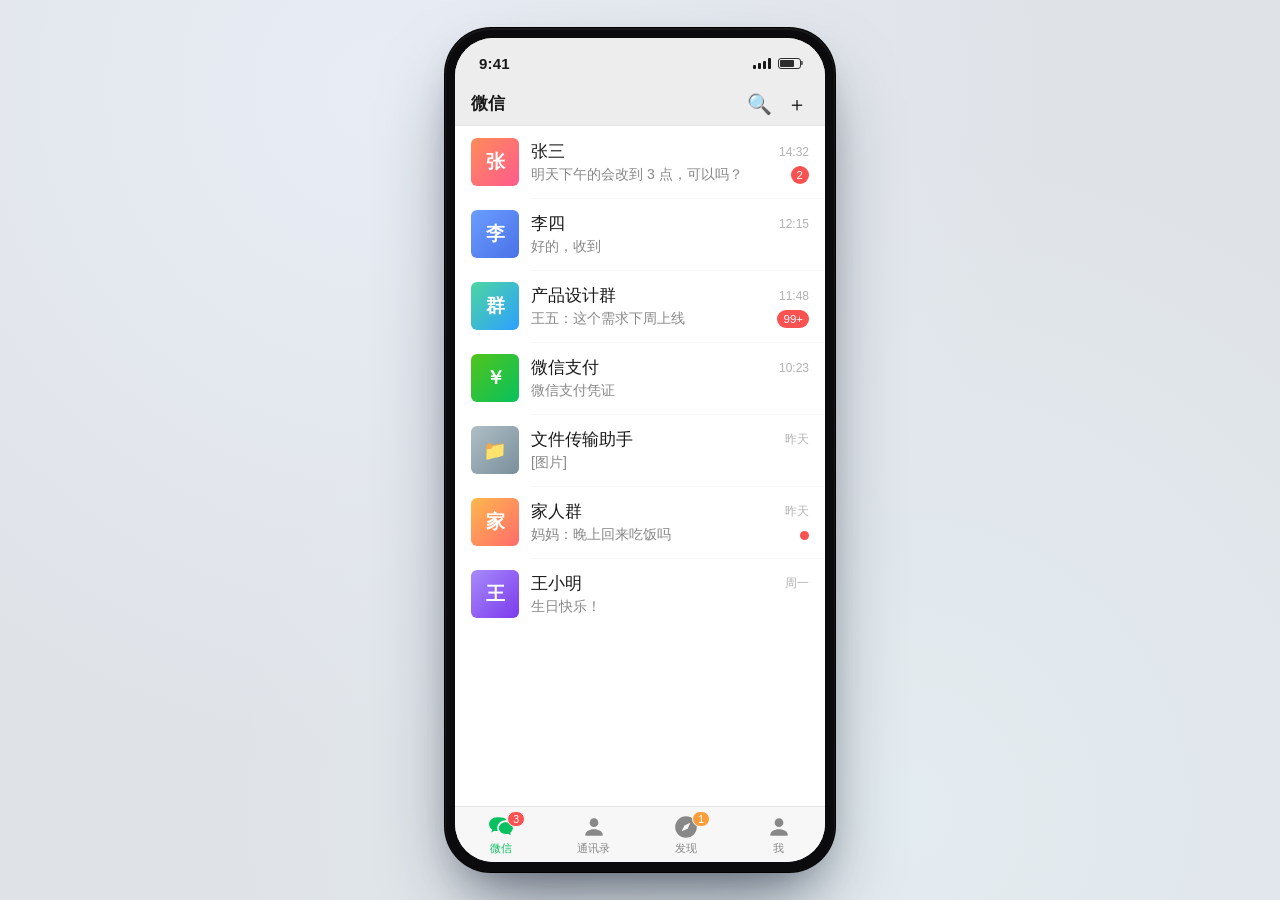
<file: tests/user-dev-tests/手机微信风格.html>
<!DOCTYPE html>
<html lang="zh-CN">
<head>
<meta charset="UTF-8">
<meta name="viewport" content="width=device-width, initial-scale=1, maximum-scale=1, viewport-fit=cover">
<title>微信 · 网页模拟</title>
<style>
/* ══════════════════════════════════════════════════════════════════
   变量
   ══════════════════════════════════════════════════════════════════ */
:root {
  --wx-green:      #07C160;
  --wx-green-dark: #06AD56;
  --wx-bg:         #EDEDED;
  --wx-white:      #FFFFFF;
  --wx-nav:        #EDEDED;
  --wx-text:       #191919;
  --wx-text-sub:   #888888;
  --wx-text-light: #B2B2B2;
  --wx-border:     #E5E5E5;
  --wx-border-lt:  #F0F0F0;
  --wx-red:        #FA5151;
  --wx-orange:     #FA9D3B;
  --wx-blue:       #10AEFF;
  --wx-bubble-me:  #95EC69;
  --wx-font: -apple-system, BlinkMacSystemFont, "PingFang SC",
             "Hiragino Sans GB", "Microsoft YaHei", "Helvetica Neue",
             Helvetica, Arial, sans-serif;
  --status-h: 44px;
  --nav-h: 44px;
  --tabbar-h: 56px;
}

/* ══════════════════════════════════════════════════════════════════
   Reset
   ══════════════════════════════════════════════════════════════════ */
*, *::before, *::after { box-sizing: border-box; margin: 0; padding: 0; }
html, body { height: 100%; }

body {
  font-family: var(--wx-font);
  font-size: 16px;
  color: var(--wx-text);
  background:
    radial-gradient(circle at 30% 10%, #e8edf5, transparent 55%),
    radial-gradient(circle at 70% 90%, #e3ecf0, transparent 55%),
    #dfe3e8;
  display: grid;
  place-items: center;
  min-height: 100vh;
  min-height: 100dvh;
  -webkit-font-smoothing: antialiased;
  user-select: none;
}

button { font: inherit; color: inherit; background: none; border: none; cursor: pointer; }
input { font: inherit; }
svg { display: block; }
label { cursor: pointer; }

.visually-hidden {
  position: absolute !important;
  width: 1px; height: 1px;
  overflow: hidden;
  clip: rect(0 0 0 0);
  clip-path: inset(50%);
  white-space: nowrap;
}

/* ══════════════════════════════════════════════════════════════════
   手机外框
   ══════════════════════════════════════════════════════════════════ */
.phone {
  width: 390px;
  height: 844px;
  max-height: 100vh;
  max-height: 100dvh;
  background: #0b0b0d;
  border-radius: 46px;
  padding: 10px;
  position: relative;
  box-shadow:
    0 0 0 1px #000,
    0 1px 0 1px rgba(255,255,255,.06) inset,
    0 40px 80px -20px rgba(20,30,50,.55),
    0 20px 40px -20px rgba(20,30,50,.4);
}

.app {
  width: 100%;
  height: 100%;
  border-radius: 38px;
  overflow: hidden;
  background: var(--wx-bg);
  display: flex;
  flex-direction: column;
  position: relative;
}

@media (max-width: 500px) {
  body { display: block; background: var(--wx-bg); }
  .phone {
    width: 100vw;
    height: 100vh;
    height: 100dvh;
    max-height: none;
    padding: 0;
    border-radius: 0;
    box-shadow: none;
    background: var(--wx-bg);
  }
  .app { border-radius: 0; }
}

/* ══════════════════════════════════════════════════════════════════
   状态栏
   ══════════════════════════════════════════════════════════════════ */
.statusbar {
  height: var(--status-h);
  flex-shrink: 0;
  display: flex;
  align-items: center;
  justify-content: space-between;
  padding: 0 24px;
  padding-top: 6px;
  background: var(--wx-nav);
  font-size: 15px;
  font-weight: 600;
  letter-spacing: .01em;
  color: var(--wx-text);
  font-variant-numeric: tabular-nums;
}

.status-icons {
  display: flex;
  align-items: center;
  gap: 7px;
}

.signal {
  display: flex;
  align-items: flex-end;
  gap: 2px;
  height: 11px;
}
.signal i {
  width: 3px;
  background: currentColor;
  border-radius: 1px;
}
.signal i:nth-child(1) { height: 4px; }
.signal i:nth-child(2) { height: 6px; }
.signal i:nth-child(3) { height: 8px; }
.signal i:nth-child(4) { height: 11px; }

.battery {
  width: 23px;
  height: 11px;
  border: 1px solid currentColor;
  border-radius: 3px;
  position: relative;
  padding: 1px;
  opacity: .9;
}
.battery i {
  display: block;
  width: 72%;
  height: 100%;
  background: currentColor;
  border-radius: 1px;
}
.battery::after {
  content: "";
  position: absolute;
  right: -3px;
  top: 50%;
  transform: translateY(-50%);
  width: 2px;
  height: 4px;
  background: currentColor;
  border-radius: 0 1px 1px 0;
  opacity: .7;
}

/* ══════════════════════════════════════════════════════════════════
   页面容器
   ══════════════════════════════════════════════════════════════════ */
.page {
  display: none;
  flex-direction: column;
  flex: 1;
  min-height: 0;
  overflow: hidden;
}

#t-chat:checked     ~ .phone .app .page[data-page="chat"],
#t-contacts:checked ~ .phone .app .page[data-page="contacts"],
#t-discover:checked ~ .phone .app .page[data-page="discover"],
#t-me:checked       ~ .phone .app .page[data-page="me"] {
  display: flex;
}

/* ══════════════════════════════════════════════════════════════════
   导航栏
   ══════════════════════════════════════════════════════════════════ */
.nav {
  height: var(--nav-h);
  flex-shrink: 0;
  display: flex;
  align-items: center;
  gap: 12px;
  padding: 0 16px;
  background: var(--wx-nav);
  border-bottom: 1px solid var(--wx-border);
  position: relative;
  z-index: 2;
}

.nav-title {
  font-size: 17px;
  font-weight: 600;
  letter-spacing: .01em;
}

.nav-actions {
  margin-left: auto;
  display: flex;
  gap: 14px;
}

.nav-icon {
  width: 24px;
  height: 24px;
  display: grid;
  place-items: center;
  font-size: 20px;
  color: var(--wx-text);
  line-height: 1;
}

/* ══════════════════════════════════════════════════════════════════
   聊天列表
   ══════════════════════════════════════════════════════════════════ */
.chat-list {
  flex: 1;
  min-height: 0;
  overflow-y: auto;
  background: var(--wx-white);
  -webkit-overflow-scrolling: touch;
}

.chat-item {
  display: flex;
  gap: 12px;
  padding: 12px 16px;
  position: relative;
  transition: background .12s;
}
.chat-item:active { background: #ececec; }
.chat-item + .chat-item::before {
  content: "";
  position: absolute;
  top: 0;
  left: 76px;
  right: 0;
  height: 1px;
  background: var(--wx-border-lt);
  transform: scaleY(.5);
  transform-origin: top;
}

.avatar {
  width: 48px;
  height: 48px;
  border-radius: 6px;
  display: grid;
  place-items: center;
  color: #fff;
  font-size: 19px;
  font-weight: 600;
  flex-shrink: 0;
  letter-spacing: -.02em;
}

.chat-info {
  flex: 1;
  min-width: 0;
  display: flex;
  flex-direction: column;
  justify-content: center;
  gap: 3px;
}

.chat-row {
  display: flex;
  align-items: center;
  justify-content: space-between;
  gap: 8px;
}

.chat-name {
  font-size: 17px;
  color: var(--wx-text);
  overflow: hidden;
  text-overflow: ellipsis;
  white-space: nowrap;
}

.chat-time {
  font-size: 12px;
  color: var(--wx-text-light);
  flex-shrink: 0;
}

.chat-preview {
  font-size: 14px;
  color: var(--wx-text-sub);
  overflow: hidden;
  text-overflow: ellipsis;
  white-space: nowrap;
}

.badge {
  min-width: 18px;
  height: 18px;
  padding: 0 6px;
  border-radius: 9px;
  background: var(--wx-red);
  color: #fff;
  font-size: 11.5px;
  font-weight: 500;
  display: inline-flex;
  align-items: center;
  justify-content: center;
  flex-shrink: 0;
}

.badge.dot {
  min-width: 9px;
  width: 9px;
  height: 9px;
  padding: 0;
  font-size: 0;
}

/* ══════════════════════════════════════════════════════════════════
   通讯录
   ══════════════════════════════════════════════════════════════════ */
.contacts-body {
  flex: 1;
  min-height: 0;
  overflow-y: auto;
  background: var(--wx-white);
}

.cell-group {
  background: var(--wx-white);
  margin-bottom: 8px;
  border-top: 1px solid var(--wx-border-lt);
  border-bottom: 1px solid var(--wx-border-lt);
}
.cell-group:first-child { border-top: none; margin-top: 0; }

.cell {
  display: flex;
  align-items: center;
  gap: 14px;
  padding: 12px 16px;
  position: relative;
  transition: background .12s;
}
.cell:active { background: #ececec; }
.cell + .cell::before {
  content: "";
  position: absolute;
  top: 0;
  left: 62px;
  right: 0;
  height: 1px;
  background: var(--wx-border-lt);
  transform: scaleY(.5);
}

.cell-icon {
  width: 36px;
  height: 36px;
  border-radius: 6px;
  display: grid;
  place-items: center;
  color: #fff;
  font-size: 17px;
  font-weight: 600;
  flex-shrink: 0;
  letter-spacing: -.02em;
}

.cell-text {
  flex: 1;
  min-width: 0;
  font-size: 16px;
  color: var(--wx-text);
  overflow: hidden;
  text-overflow: ellipsis;
  white-space: nowrap;
}

.cell-arrow {
  color: var(--wx-text-light);
  font-size: 20px;
  line-height: 1;
  font-weight: 300;
  padding-left: 6px;
}

.cell-count {
  font-size: 14px;
  color: var(--wx-text-light);
}

.section-label {
  padding: 6px 16px 4px;
  font-size: 13px;
  color: var(--wx-text-sub);
  background: var(--wx-bg);
  font-weight: 500;
}

/* ══════════════════════════════════════════════════════════════════
   发现 / 我
   ══════════════════════════════════════════════════════════════════ */
.discover-body,
.me-body {
  flex: 1;
  min-height: 0;
  overflow-y: auto;
  background: var(--wx-bg);
}

.me-card {
  background: var(--wx-white);
  display: flex;
  align-items: center;
  gap: 16px;
  padding: 20px 16px;
  margin-bottom: 8px;
  cursor: pointer;
}
.me-card .avatar {
  width: 60px;
  height: 60px;
  font-size: 24px;
  border-radius: 8px;
}
.me-info { flex: 1; min-width: 0; }
.me-name {
  font-size: 20px;
  font-weight: 600;
  margin-bottom: 4px;
  letter-spacing: -.01em;
}
.me-id {
  font-size: 14px;
  color: var(--wx-text-sub);
}

/* ══════════════════════════════════════════════════════════════════
   聊天详情（覆盖层）
   ══════════════════════════════════════════════════════════════════ */
.chat-detail {
  position: absolute;
  top: var(--status-h);
  left: 0;
  right: 0;
  bottom: 0;
  display: none;
  flex-direction: column;
  background: var(--wx-bg);
  z-index: 100;
}

#cv-zhang:checked ~ .phone .chat-detail[data-chat="zhang"],
#cv-li:checked    ~ .phone .chat-detail[data-chat="li"],
#cv-group:checked ~ .phone .chat-detail[data-chat="group"],
#cv-pay:checked   ~ .phone .chat-detail[data-chat="pay"] {
  display: flex;
}

.detail-nav {
  justify-content: space-between;
  padding: 0 8px;
}
.detail-nav .nav-title {
  position: absolute;
  left: 50%;
  transform: translateX(-50%);
  pointer-events: none;
}

.back-btn {
  font-size: 30px;
  font-weight: 300;
  line-height: 1;
  color: var(--wx-text);
  padding: 0 10px;
  height: 100%;
  display: flex;
  align-items: center;
  user-select: none;
  transition: opacity .15s;
}
.back-btn:active { opacity: .5; }

.nav-more {
  font-size: 22px;
  font-weight: 600;
  letter-spacing: 1px;
  padding: 0 10px;
  line-height: 1;
  color: var(--wx-text);
}

/* 消息列表 */
.messages {
  flex: 1;
  min-height: 0;
  overflow-y: auto;
  padding: 16px 12px;
  display: flex;
  flex-direction: column;
  gap: 14px;
  -webkit-overflow-scrolling: touch;
}

.time-divider {
  text-align: center;
  font-size: 12px;
  color: var(--wx-text-light);
  margin: 2px 0;
}

.msg {
  display: flex;
  gap: 10px;
  align-items: flex-start;
  max-width: 100%;
}
.msg.me { flex-direction: row-reverse; }

.msg .avatar {
  width: 40px;
  height: 40px;
  font-size: 16px;
}

.bubble {
  max-width: calc(100% - 100px);
  padding: 9px 12px;
  border-radius: 6px;
  background: var(--wx-white);
  font-size: 16px;
  line-height: 1.45;
  color: var(--wx-text);
  position: relative;
  word-wrap: break-word;
  word-break: break-word;
  box-shadow: 0 1px 1px rgba(0,0,0,.03);
}

.bubble::before {
  content: "";
  position: absolute;
  top: 14px;
  left: -4px;
  width: 8px;
  height: 8px;
  background: var(--wx-white);
  transform: rotate(45deg);
  border-radius: 1px;
}

.msg.me .bubble {
  background: var(--wx-bubble-me);
}
.msg.me .bubble::before {
  left: auto;
  right: -4px;
  background: var(--wx-bubble-me);
}

/* 语音消息 */
.bubble.voice {
  display: flex;
  align-items: center;
  gap: 8px;
  min-width: 90px;
}
.bubble.voice .waves {
  display: flex;
  align-items: center;
  gap: 2px;
  height: 14px;
}
.bubble.voice .waves i {
  width: 2px;
  background: currentColor;
  border-radius: 1px;
  opacity: .55;
}
.bubble.voice .waves i:nth-child(1) { height: 6px; }
.bubble.voice .waves i:nth-child(2) { height: 10px; }
.bubble.voice .waves i:nth-child(3) { height: 14px; }
.bubble.voice .waves i:nth-child(4) { height: 9px; }
.bubble.voice .waves i:nth-child(5) { height: 5px; }

/* 图片消息 */
.bubble.img-bubble {
  padding: 0;
  background: transparent;
  box-shadow: none;
  overflow: hidden;
  border-radius: 6px;
  width: 160px;
  height: 120px;
}
.bubble.img-bubble::before { display: none; }
.bubble.img-bubble .img {
  width: 100%;
  height: 100%;
  background: linear-gradient(135deg, #6ab8ff, #a78bfa);
  display: grid;
  place-items: center;
  color: rgba(255,255,255,.9);
  font-size: 12px;
  letter-spacing: .08em;
}

/* 红包 */
.bubble.red-packet {
  padding: 0;
  background: linear-gradient(135deg, #fa7056, #e8452c);
  color: #fff;
  overflow: hidden;
  width: 210px;
  border-radius: 6px;
}
.bubble.red-packet::before { display: none; }
.rp-top {
  padding: 12px 14px 10px;
  display: flex;
  align-items: center;
  gap: 10px;
  font-size: 15px;
}
.rp-coin {
  width: 26px;
  height: 26px;
  border-radius: 50%;
  background: rgba(255,255,255,.22);
  display: grid;
  place-items: center;
  font-size: 14px;
}
.rp-bottom {
  padding: 5px 14px;
  background: rgba(0,0,0,.12);
  font-size: 11px;
  color: rgba(255,255,255,.85);
}

/* 输入栏 */
.composer {
  display: flex;
  align-items: center;
  gap: 8px;
  padding: 8px 12px;
  background: #F7F7F7;
  border-top: 1px solid var(--wx-border);
  flex-shrink: 0;
  padding-bottom: max(8px, env(safe-area-inset-bottom));
}

.composer-btn {
  width: 32px;
  height: 32px;
  display: grid;
  place-items: center;
  font-size: 22px;
  color: var(--wx-text);
  flex-shrink: 0;
  line-height: 1;
  transition: transform .12s;
}
.composer-btn:active { transform: scale(.9); }

.composer-input {
  flex: 1;
  min-width: 0;
  height: 36px;
  padding: 0 12px;
  border: none;
  border-radius: 5px;
  background: var(--wx-white);
  font-size: 16px;
  color: var(--wx-text);
  outline: none;
  font-family: inherit;
}
.composer-input::placeholder { color: var(--wx-text-light); }

.composer-send {
  flex-shrink: 0;
  height: 30px;
  padding: 0 14px;
  border-radius: 5px;
  background: var(--wx-green);
  color: #fff;
  font-size: 14px;
  font-weight: 500;
  transition: background .15s;
}
.composer-send:active { background: var(--wx-green-dark); }

/* ══════════════════════════════════════════════════════════════════
   朋友圈（覆盖层）
   ══════════════════════════════════════════════════════════════════ */
.moments-page {
  position: absolute;
  top: var(--status-h);
  left: 0;
  right: 0;
  bottom: 0;
  display: none;
  flex-direction: column;
  background: var(--wx-white);
  z-index: 100;
}

#mv-moments:checked ~ .phone .moments-page { display: flex; }

.moments-body {
  flex: 1;
  min-height: 0;
  overflow-y: auto;
}

.moments-cover {
  height: 220px;
  background:
    radial-gradient(circle at 30% 30%, rgba(255,255,255,.4), transparent 50%),
    linear-gradient(135deg, #a8d8ff, #c4a8ff 55%, #ffb3d1);
  position: relative;
}

.moments-me {
  position: absolute;
  right: 16px;
  bottom: -22px;
  display: flex;
  align-items: flex-end;
  gap: 10px;
}
.moments-me .me-name {
  font-size: 15px;
  color: #fff;
  font-weight: 600;
  text-shadow: 0 1px 2px rgba(0,0,0,.3);
  margin-bottom: 26px;
}
.moments-me .avatar {
  width: 60px;
  height: 60px;
  border-radius: 8px;
  font-size: 24px;
  border: 3px solid #fff;
  box-shadow: 0 2px 8px rgba(0,0,0,.12);
}

.moments-feed {
  padding-top: 34px;
}

.moment {
  display: flex;
  gap: 12px;
  padding: 14px 16px;
  border-bottom: 1px solid var(--wx-border-lt);
}
.moment .avatar {
  width: 42px;
  height: 42px;
  font-size: 16px;
}
.moment-main { flex: 1; min-width: 0; }
.moment-name {
  color: #576b95;
  font-weight: 600;
  font-size: 15.5px;
  margin-bottom: 4px;
}
.moment-text {
  font-size: 15px;
  line-height: 1.55;
  margin-bottom: 8px;
  color: var(--wx-text);
}
.moment-imgs {
  display: grid;
  grid-template-columns: repeat(3, 1fr);
  gap: 4px;
  max-width: 240px;
  margin-bottom: 8px;
}
.moment-imgs .img {
  aspect-ratio: 1;
  border-radius: 3px;
  background: linear-gradient(135deg, #6ab8ff, #a78bfa);
}
.moment-imgs .img:nth-child(2) { background: linear-gradient(135deg, #ffb84d, #ff6b6b); }
.moment-imgs .img:nth-child(3) { background: linear-gradient(135deg, #4dd6a0, #2da0ff); }

.moment-loc {
  color: #576b95;
  font-size: 13px;
  margin-bottom: 6px;
}

.moment-meta {
  display: flex;
  align-items: center;
  gap: 14px;
  font-size: 12.5px;
  color: var(--wx-text-sub);
}
.moment-meta .more {
  margin-left: auto;
  width: 26px;
  height: 20px;
  border-radius: 4px;
  background: #f7f7f7;
  display: grid;
  place-items: center;
  font-size: 12px;
  color: #576b95;
  letter-spacing: 1px;
}

.like-btn {
  display: inline-flex;
  align-items: center;
  gap: 4px;
  padding: 3px 10px;
  border-radius: 4px;
  background: #f7f7f7;
  color: #576b95;
  font-size: 12.5px;
  transition: background .15s;
}
.like-btn:active { background: #ececec; }
.like-btn input { position: absolute; opacity: 0; pointer-events: none; }
.heart-fill { display: none; }
.like-btn input:checked ~ .heart-wrap .heart-empty { display: none; }
.like-btn input:checked ~ .heart-wrap .heart-fill  { display: inline; color: var(--wx-red); }
.like-btn input:checked ~ .like-label { color: var(--wx-red); }

.comment-btn {
  padding: 3px 10px;
  border-radius: 4px;
  background: #f7f7f7;
  color: #576b95;
  font-size: 12.5px;
}

.moment-likes {
  margin-top: 8px;
  padding: 8px 10px;
  background: #f7f7f7;
  border-radius: 4px;
  font-size: 13px;
  line-height: 1.6;
  color: #576b95;
}
.moment-likes .liker {
  color: #576b95;
}

/* ══════════════════════════════════════════════════════════════════
   底部 tabbar
   ══════════════════════════════════════════════════════════════════ */
.tabbar {
  flex-shrink: 0;
  height: var(--tabbar-h);
  display: flex;
  background: #F7F7F7;
  border-top: 1px solid var(--wx-border);
  padding-bottom: env(safe-area-inset-bottom);
}

.tabbar label {
  flex: 1;
  display: flex;
  flex-direction: column;
  align-items: center;
  justify-content: center;
  gap: 2px;
  font-size: 10.5px;
  color: var(--wx-text-sub);
  transition: color .15s;
  position: relative;
}

.tabbar svg {
  width: 26px;
  height: 26px;
  fill: currentColor;
}

#t-chat:checked     ~ .phone .tabbar label[for="t-chat"],
#t-contacts:checked ~ .phone .tabbar label[for="t-contacts"],
#t-discover:checked ~ .phone .tabbar label[for="t-discover"],
#t-me:checked       ~ .phone .tabbar label[for="t-me"] {
  color: var(--wx-green);
}

.tabbar .tab-badge {
  position: absolute;
  top: 4px;
  left: 50%;
  margin-left: 6px;
  min-width: 16px;
  height: 16px;
  padding: 0 5px;
  border-radius: 8px;
  background: var(--wx-red);
  color: #fff;
  font-size: 10.5px;
  font-weight: 500;
  display: flex;
  align-items: center;
  justify-content: center;
  border: 1.5px solid #F7F7F7;
}

/* ══════════════════════════════════════════════════════════════════
   滚动条隐藏（手机感）
   ══════════════════════════════════════════════════════════════════ */
.chat-list::-webkit-scrollbar,
.contacts-body::-webkit-scrollbar,
.discover-body::-webkit-scrollbar,
.me-body::-webkit-scrollbar,
.messages::-webkit-scrollbar,
.moments-body::-webkit-scrollbar { width: 0; height: 0; }

.chat-list, .contacts-body, .discover-body, .me-body,
.messages, .moments-body {
  scrollbar-width: none;
}
</style>
</head>

<body>

<!-- ═══════════════════════════════════════════════════════════════
     状态控件
     ═══════════════════════════════════════════════════════════════ -->
<!-- 主 tab -->
<input type="radio" name="tab" id="t-chat"     class="visually-hidden" checked>
<input type="radio" name="tab" id="t-contacts" class="visually-hidden">
<input type="radio" name="tab" id="t-discover" class="visually-hidden">
<input type="radio" name="tab" id="t-me"       class="visually-hidden">

<!-- 聊天详情 -->
<input type="radio" name="cv" id="cv-none"  class="visually-hidden" checked>
<input type="radio" name="cv" id="cv-zhang" class="visually-hidden">
<input type="radio" name="cv" id="cv-li"    class="visually-hidden">
<input type="radio" name="cv" id="cv-group" class="visually-hidden">
<input type="radio" name="cv" id="cv-pay"   class="visually-hidden">

<!-- 朋友圈 -->
<input type="radio" name="mv" id="mv-none"    class="visually-hidden" checked>
<input type="radio" name="mv" id="mv-moments" class="visually-hidden">

<div class="phone">
  <div class="app">

    <!-- ═══════════════════════════════════════════════════════════
         状态栏
         ═══════════════════════════════════════════════════════════ -->
    <div class="statusbar">
      <span>9:41</span>
      <span class="status-icons">
        <span class="signal" aria-hidden="true"><i></i><i></i><i></i><i></i></span>
        <span class="battery" aria-hidden="true"><i></i></span>
      </span>
    </div>

    <!-- ═══════════════════════════════════════════════════════════
         页面：微信（聊天列表）
         ═══════════════════════════════════════════════════════════ -->
    <section class="page" data-page="chat" aria-label="微信">
      <header class="nav">
        <span class="nav-title">微信</span>
        <div class="nav-actions">
          <span class="nav-icon" aria-label="搜索">🔍</span>
          <span class="nav-icon" aria-label="添加">＋</span>
        </div>
      </header>

      <div class="chat-list">
        <label class="chat-item" for="cv-zhang">
          <div class="avatar" style="background:linear-gradient(135deg,#FF8C5A,#FF5A8C)">张</div>
          <div class="chat-info">
            <div class="chat-row">
              <span class="chat-name">张三</span>
              <span class="chat-time">14:32</span>
            </div>
            <div class="chat-row">
              <span class="chat-preview">明天下午的会改到 3 点，可以吗？</span>
              <span class="badge">2</span>
            </div>
          </div>
        </label>

        <label class="chat-item" for="cv-li">
          <div class="avatar" style="background:linear-gradient(135deg,#6B9DFF,#4A72E8)">李</div>
          <div class="chat-info">
            <div class="chat-row">
              <span class="chat-name">李四</span>
              <span class="chat-time">12:15</span>
            </div>
            <div class="chat-row">
              <span class="chat-preview">好的，收到</span>
            </div>
          </div>
        </label>

        <label class="chat-item" for="cv-group">
          <div class="avatar" style="background:linear-gradient(135deg,#4DD6A0,#2DA0FF)">群</div>
          <div class="chat-info">
            <div class="chat-row">
              <span class="chat-name">产品设计群</span>
              <span class="chat-time">11:48</span>
            </div>
            <div class="chat-row">
              <span class="chat-preview">王五：这个需求下周上线</span>
              <span class="badge">99+</span>
            </div>
          </div>
        </label>

        <label class="chat-item" for="cv-pay">
          <div class="avatar" style="background:linear-gradient(135deg,#52C41A,#07C160)">￥</div>
          <div class="chat-info">
            <div class="chat-row">
              <span class="chat-name">微信支付</span>
              <span class="chat-time">10:23</span>
            </div>
            <div class="chat-row">
              <span class="chat-preview">微信支付凭证</span>
            </div>
          </div>
        </label>

        <div class="chat-item">
          <div class="avatar" style="background:linear-gradient(135deg,#B0BEC5,#78909C)">📁</div>
          <div class="chat-info">
            <div class="chat-row">
              <span class="chat-name">文件传输助手</span>
              <span class="chat-time">昨天</span>
            </div>
            <div class="chat-row">
              <span class="chat-preview">[图片]</span>
            </div>
          </div>
        </div>

        <div class="chat-item">
          <div class="avatar" style="background:linear-gradient(135deg,#FFB84D,#FF6B6B)">家</div>
          <div class="chat-info">
            <div class="chat-row">
              <span class="chat-name">家人群</span>
              <span class="chat-time">昨天</span>
            </div>
            <div class="chat-row">
              <span class="chat-preview">妈妈：晚上回来吃饭吗</span>
              <span class="badge dot"></span>
            </div>
          </div>
        </div>

        <div class="chat-item">
          <div class="avatar" style="background:linear-gradient(135deg,#A78BFA,#7C3AED)">王</div>
          <div class="chat-info">
            <div class="chat-row">
              <span class="chat-name">王小明</span>
              <span class="chat-time">周一</span>
            </div>
            <div class="chat-row">
              <span class="chat-preview">生日快乐！</span>
            </div>
          </div>
        </div>
      </div>
    </section>

    <!-- ═══════════════════════════════════════════════════════════
         页面：通讯录
         ═══════════════════════════════════════════════════════════ -->
    <section class="page" data-page="contacts" aria-label="通讯录">
      <header class="nav">
        <span class="nav-title">通讯录</span>
        <div class="nav-actions">
          <span class="nav-icon" aria-label="添加">＋</span>
        </div>
      </header>

      <div class="contacts-body">
        <div class="cell-group">
          <div class="cell">
            <span class="cell-icon" style="background:#FA9D3B">👤</span>
            <span class="cell-text">新的朋友</span>
            <span class="cell-arrow">›</span>
          </div>
          <div class="cell">
            <span class="cell-icon" style="background:#07C160">群</span>
            <span class="cell-text">群聊</span>
            <span class="cell-arrow">›</span>
          </div>
          <div class="cell">
            <span class="cell-icon" style="background:#10AEFF">标</span>
            <span class="cell-text">标签</span>
            <span class="cell-arrow">›</span>
          </div>
          <div class="cell">
            <span class="cell-icon" style="background:#4A72E8">公</span>
            <span class="cell-text">公众号</span>
            <span class="cell-arrow">›</span>
          </div>
        </div>

        <div class="section-label">A</div>
        <div class="cell-group">
          <div class="cell">
            <span class="cell-icon" style="background:linear-gradient(135deg,#6B9DFF,#4A72E8)">阿</span>
            <span class="cell-text">阿里</span>
          </div>
        </div>

        <div class="section-label">C</div>
        <div class="cell-group">
          <div class="cell">
            <span class="cell-icon" style="background:linear-gradient(135deg,#4DD6A0,#2DA0FF)">陈</span>
            <span class="cell-text">陈晨</span>
          </div>
        </div>

        <div class="section-label">L</div>
        <div class="cell-group">
          <div class="cell">
            <span class="cell-icon" style="background:linear-gradient(135deg,#6B9DFF,#4A72E8)">李</span>
            <span class="cell-text">李四</span>
          </div>
          <div class="cell">
            <span class="cell-icon" style="background:linear-gradient(135deg,#FFB84D,#FF6B6B)">刘</span>
            <span class="cell-text">刘一</span>
          </div>
        </div>

        <div class="section-label">W</div>
        <div class="cell-group">
          <div class="cell">
            <span class="cell-icon" style="background:linear-gradient(135deg,#A78BFA,#7C3AED)">王</span>
            <span class="cell-text">王五</span>
          </div>
        </div>

        <div class="section-label">Z</div>
        <div class="cell-group">
          <div class="cell">
            <span class="cell-icon" style="background:linear-gradient(135deg,#FF8C5A,#FF5A8C)">张</span>
            <span class="cell-text">张三</span>
          </div>
          <div class="cell">
            <span class="cell-icon" style="background:linear-gradient(135deg,#52C41A,#07C160)">赵</span>
            <span class="cell-text">赵六</span>
          </div>
        </div>
      </div>
    </section>

    <!-- ═══════════════════════════════════════════════════════════
         页面：发现
         ═══════════════════════════════════════════════════════════ -->
    <section class="page" data-page="discover" aria-label="发现">
      <header class="nav">
        <span class="nav-title">发现</span>
      </header>

      <div class="discover-body">
        <div class="cell-group">
          <label class="cell" for="mv-moments">
            <span class="cell-icon" style="background:#F9A825">◉</span>
            <span class="cell-text">朋友圈</span>
            <span class="badge dot"></span>
            <span class="cell-arrow">›</span>
          </label>
        </div>

        <div class="cell-group">
          <div class="cell">
            <span class="cell-icon" style="background:#FF7043">▶</span>
            <span class="cell-text">视频号</span>
            <span class="cell-arrow">›</span>
          </div>
          <div class="cell">
            <span class="cell-icon" style="background:#AB47BC">●</span>
            <span class="cell-text">直播</span>
            <span class="cell-arrow">›</span>
          </div>
        </div>

        <div class="cell-group">
          <div class="cell">
            <span class="cell-icon" style="background:#07C160">▣</span>
            <span class="cell-text">扫一扫</span>
            <span class="cell-arrow">›</span>
          </div>
          <div class="cell">
            <span class="cell-icon" style="background:#10AEFF">◎</span>
            <span class="cell-text">摇一摇</span>
            <span class="cell-arrow">›</span>
          </div>
        </div>

        <div class="cell-group">
          <div class="cell">
            <span class="cell-icon" style="background:#FA5151">看</span>
            <span class="cell-text">看一看</span>
            <span class="cell-arrow">›</span>
          </div>
          <div class="cell">
            <span class="cell-icon" style="background:#FA9D3B">搜</span>
            <span class="cell-text">搜一搜</span>
            <span class="cell-arrow">›</span>
          </div>
        </div>

        <div class="cell-group">
          <div class="cell">
            <span class="cell-icon" style="background:#F9A825">购</span>
            <span class="cell-text">购物</span>
            <span class="cell-arrow">›</span>
          </div>
          <div class="cell">
            <span class="cell-icon" style="background:#4A72E8">游</span>
            <span class="cell-text">游戏</span>
            <span class="cell-arrow">›</span>
          </div>
        </div>

        <div class="cell-group">
          <div class="cell">
            <span class="cell-icon" style="background:#B0BEC5">▤</span>
            <span class="cell-text">小程序</span>
            <span class="cell-arrow">›</span>
          </div>
        </div>
      </div>
    </section>

    <!-- ═══════════════════════════════════════════════════════════
         页面：我
         ═══════════════════════════════════════════════════════════ -->
    <section class="page" data-page="me" aria-label="我">
      <header class="nav">
        <span class="nav-title">我</span>
      </header>

      <div class="me-body">
        <div class="me-card">
          <div class="avatar" style="background:linear-gradient(135deg,#52C41A,#07C160)">我</div>
          <div class="me-info">
            <div class="me-name">微信用户</div>
            <div class="me-id">微信号：wxid_qjs2025</div>
          </div>
          <span class="cell-arrow">›</span>
        </div>

        <div class="cell-group">
          <div class="cell">
            <span class="cell-icon" style="background:#07C160">￥</span>
            <span class="cell-text">支付</span>
            <span class="cell-arrow">›</span>
          </div>
        </div>

        <div class="cell-group">
          <div class="cell">
            <span class="cell-icon" style="background:#FA9D3B">★</span>
            <span class="cell-text">收藏</span>
            <span class="cell-arrow">›</span>
          </div>
          <div class="cell">
            <span class="cell-icon" style="background:#F9A825">◉</span>
            <span class="cell-text">朋友圈</span>
            <span class="cell-arrow">›</span>
          </div>
          <div class="cell">
            <span class="cell-icon" style="background:#10AEFF">卡</span>
            <span class="cell-text">卡包</span>
            <span class="cell-arrow">›</span>
          </div>
          <div class="cell">
            <span class="cell-icon" style="background:#FA5151">☺</span>
            <span class="cell-text">表情</span>
            <span class="cell-arrow">›</span>
          </div>
        </div>

        <div class="cell-group">
          <div class="cell">
            <span class="cell-icon" style="background:#78909C">设</span>
            <span class="cell-text">设置</span>
            <span class="cell-arrow">›</span>
          </div>
        </div>
      </div>
    </section>

    <!-- ═══════════════════════════════════════════════════════════
         聊天详情：张三
         ═══════════════════════════════════════════════════════════ -->
    <div class="chat-detail" data-chat="zhang" data-name="张">
      <header class="nav detail-nav">
        <label class="back-btn" for="cv-none" aria-label="返回">‹</label>
        <span class="nav-title">张三</span>
        <span class="nav-more" aria-label="更多">···</span>
      </header>

      <div class="messages">
        <div class="time-divider">今天 14:28</div>

        <div class="msg">
          <div class="avatar" style="background:linear-gradient(135deg,#FF8C5A,#FF5A8C)">张</div>
          <div class="bubble">明天下午的会改到 3 点，可以吗？</div>
        </div>

        <div class="msg me">
          <div class="avatar" style="background:linear-gradient(135deg,#52C41A,#07C160)">我</div>
          <div class="bubble">可以的</div>
        </div>

        <div class="msg">
          <div class="avatar" style="background:linear-gradient(135deg,#FF8C5A,#FF5A8C)">张</div>
          <div class="bubble">那我把会议链接发你</div>
        </div>

        <div class="msg me">
          <div class="avatar" style="background:linear-gradient(135deg,#52C41A,#07C160)">我</div>
          <div class="bubble">好的，谢谢</div>
        </div>

        <div class="msg">
          <div class="avatar" style="background:linear-gradient(135deg,#FF8C5A,#FF5A8C)">张</div>
          <div class="bubble voice" aria-label="语音消息 8 秒">
            <span class="waves" aria-hidden="true"><i></i><i></i><i></i><i></i><i></i></span>
            <span>8"</span>
          </div>
        </div>

        <div class="msg me">
          <div class="avatar" style="background:linear-gradient(135deg,#52C41A,#07C160)">我</div>
          <div class="bubble">👌</div>
        </div>
      </div>

      <div class="composer">
        <button class="composer-btn" type="button" aria-label="语音">🎤</button>
        <input class="composer-input" type="text" placeholder="发消息…" aria-label="消息输入">
        <button class="composer-send" type="button">发送</button>
      </div>
    </div>

    <!-- ═══════════════════════════════════════════════════════════
         聊天详情：李四
         ═══════════════════════════════════════════════════════════ -->
    <div class="chat-detail" data-chat="li" data-name="李">
      <header class="nav detail-nav">
        <label class="back-btn" for="cv-none" aria-label="返回">‹</label>
        <span class="nav-title">李四</span>
        <span class="nav-more" aria-label="更多">···</span>
      </header>

      <div class="messages">
        <div class="time-divider">今天 12:10</div>

        <div class="msg">
          <div class="avatar" style="background:linear-gradient(135deg,#6B9DFF,#4A72E8)">李</div>
          <div class="bubble">文件发你了，看一下</div>
        </div>

        <div class="msg">
          <div class="avatar" style="background:linear-gradient(135deg,#6B9DFF,#4A72E8)">李</div>
          <div class="bubble img-bubble">
            <div class="img">设计稿 · 01</div>
          </div>
        </div>

        <div class="msg me">
          <div class="avatar" style="background:linear-gradient(135deg,#52C41A,#07C160)">我</div>
          <div class="bubble">收到，这就看</div>
        </div>
      </div>

      <div class="composer">
        <button class="composer-btn" type="button" aria-label="语音">🎤</button>
        <input class="composer-input" type="text" placeholder="发消息…" aria-label="消息输入">
        <button class="composer-send" type="button">发送</button>
      </div>
    </div>

    <!-- ═══════════════════════════════════════════════════════════
         聊天详情：群聊
         ═══════════════════════════════════════════════════════════ -->
    <div class="chat-detail" data-chat="group" data-name="群">
      <header class="nav detail-nav">
        <label class="back-btn" for="cv-none" aria-label="返回">‹</label>
        <span class="nav-title">产品设计群 (8)</span>
        <span class="nav-more" aria-label="更多">···</span>
      </header>

      <div class="messages">
        <div class="time-divider">今天 11:46</div>

        <div class="msg">
          <div class="avatar" style="background:linear-gradient(135deg,#A78BFA,#7C3AED)">王</div>
          <div class="bubble">这个需求下周上线，大家排一下</div>
        </div>

        <div class="msg">
          <div class="avatar" style="background:linear-gradient(135deg,#4DD6A0,#2DA0FF)">陈</div>
          <div class="bubble">收到</div>
        </div>

        <div class="msg me">
          <div class="avatar" style="background:linear-gradient(135deg,#52C41A,#07C160)">我</div>
          <div class="bubble">好，我下午出个方案</div>
        </div>

        <div class="msg">
          <div class="avatar" style="background:linear-gradient(135deg,#52C41A,#07C160)">赵</div>
          <div class="bubble red-packet">
            <div class="rp-top">
              <span class="rp-coin" aria-hidden="true">￥</span>
              <span>恭喜发财，大吉大利</span>
            </div>
            <div class="rp-bottom">微信红包</div>
          </div>
        </div>

        <div class="msg me">
          <div class="avatar" style="background:linear-gradient(135deg,#52C41A,#07C160)">我</div>
          <div class="bubble">谢谢老板 🧧</div>
        </div>
      </div>

      <div class="composer">
        <button class="composer-btn" type="button" aria-label="语音">🎤</button>
        <input class="composer-input" type="text" placeholder="发消息…" aria-label="消息输入">
        <button class="composer-send" type="button">发送</button>
      </div>
    </div>

    <!-- ═══════════════════════════════════════════════════════════
         聊天详情：微信支付
         ═══════════════════════════════════════════════════════════ -->
    <div class="chat-detail" data-chat="pay" data-name="￥">
      <header class="nav detail-nav">
        <label class="back-btn" for="cv-none" aria-label="返回">‹</label>
        <span class="nav-title">微信支付</span>
        <span class="nav-more" aria-label="更多">···</span>
      </header>

      <div class="messages">
        <div class="time-divider">今天 10:23</div>

        <div class="msg">
          <div class="avatar" style="background:linear-gradient(135deg,#52C41A,#07C160)">￥</div>
          <div class="bubble" style="max-width:240px;">
            <div style="font-size:15px;line-height:1.5;">
              微信支付凭证<br>
              <span style="font-size:12px;color:#888;">转账给 张三</span>
            </div>
            <div style="border-top:1px solid #f0f0f0;margin-top:8px;padding-top:8px;font-size:22px;font-weight:600;">
              ¥ 88.88
            </div>
          </div>
        </div>

        <div class="time-divider">今天 10:26</div>

        <div class="msg">
          <div class="avatar" style="background:linear-gradient(135deg,#52C41A,#07C160)">￥</div>
          <div class="bubble">对方已收款</div>
        </div>
      </div>

      <div class="composer">
        <button class="composer-btn" type="button" aria-label="语音">🎤</button>
        <input class="composer-input" type="text" placeholder="发消息…" aria-label="消息输入">
        <button class="composer-send" type="button">发送</button>
      </div>
    </div>

    <!-- ═══════════════════════════════════════════════════════════
         朋友圈覆盖层
         ═══════════════════════════════════════════════════════════ -->
    <div class="moments-page">
      <header class="nav detail-nav">
        <label class="back-btn" for="mv-none" aria-label="返回">‹</label>
        <span class="nav-title">朋友圈</span>
        <span class="nav-more" aria-label="发布">＋</span>
      </header>

      <div class="moments-body">
        <div class="moments-cover">
          <div class="moments-me">
            <span class="me-name">微信用户</span>
            <div class="avatar" style="background:linear-gradient(135deg,#52C41A,#07C160)">我</div>
          </div>
        </div>

        <div class="moments-feed">

          <!-- 动态 1 -->
          <article class="moment">
            <div class="avatar" style="background:linear-gradient(135deg,#FF8C5A,#FF5A8C)">张</div>
            <div class="moment-main">
              <div class="moment-name">张三</div>
              <p class="moment-text">今天天气真好，出来走走 ☀️</p>

              <div class="moment-imgs" aria-label="图片">
                <div class="img"></div>
                <div class="img"></div>
                <div class="img"></div>
              </div>

              <div class="moment-loc">📍 北京 · 奥林匹克森林公园</div>

              <div class="moment-meta">
                <span>1 小时前</span>
                <label class="like-btn">
                  <input type="checkbox">
                  <span class="heart-wrap">
                    <span class="heart-empty">♡</span>
                    <span class="heart-fill">♥</span>
                  </span>
                  <span class="like-label">赞</span>
                </label>
                <button class="comment-btn" type="button">评论</button>
                <span class="more" aria-hidden="true">··</span>
              </div>

              <div class="moment-likes">
                <span class="liker">❤ 张三、李四、王五、赵六</span>
              </div>
            </div>
          </article>

          <!-- 动态 2 -->
          <article class="moment">
            <div class="avatar" style="background:linear-gradient(135deg,#6B9DFF,#4A72E8)">李</div>
            <div class="moment-main">
              <div class="moment-name">李四</div>
              <p class="moment-text">新学的一道菜，感觉还不错 🍜</p>

              <div class="moment-imgs" style="grid-template-columns:1fr;max-width:200px;" aria-label="图片">
                <div class="img" style="aspect-ratio:4/3;"></div>
              </div>

              <div class="moment-meta">
                <span>3 小时前</span>
                <label class="like-btn">
                  <input type="checkbox">
                  <span class="heart-wrap">
                    <span class="heart-empty">♡</span>
                    <span class="heart-fill">♥</span>
                  </span>
                  <span class="like-label">赞</span>
                </label>
                <button class="comment-btn" type="button">评论</button>
                <span class="more" aria-hidden="true">··</span>
              </div>

              <div class="moment-likes">
                <span class="liker">❤ 张三、陈晨</span>
                <br>
                <span style="color:#576b95;">张三：</span><span>看着就香</span>
              </div>
            </div>
          </article>

          <!-- 动态 3 -->
          <article class="moment">
            <div class="avatar" style="background:linear-gradient(135deg,#52C41A,#07C160)">我</div>
            <div class="moment-main">
              <div class="moment-name">微信用户</div>
              <p class="moment-text">新页面写完了，有点小成就感 ✨</p>

              <div class="moment-meta">
                <span>昨天</span>
                <label class="like-btn">
                  <input type="checkbox" checked>
                  <span class="heart-wrap">
                    <span class="heart-empty">♡</span>
                    <span class="heart-fill">♥</span>
                  </span>
                  <span class="like-label">赞</span>
                </label>
                <button class="comment-btn" type="button">评论</button>
                <span class="more" aria-hidden="true">··</span>
              </div>

              <div class="moment-likes">
                <span class="liker">❤ 张三、李四、王五、陈晨、赵六</span>
              </div>
            </div>
          </article>

        </div>
      </div>
    </div>

    <!-- ═══════════════════════════════════════════════════════════
         底部 tabbar
         ═══════════════════════════════════════════════════════════ -->
    <nav class="tabbar" aria-label="主导航">
      <label for="t-chat">
        <svg viewBox="0 0 24 24" aria-hidden="true">
          <path d="M8.5 3C4.4 3 1 5.9 1 9.5c0 2 1.1 3.8 2.9 5L3 17l3-1.5c.8.2 1.6.3 2.5.3h.5c-.3-.9-.5-1.8-.5-2.8 0-4 3.6-7.2 8-7.2h.5C16.6 3.6 12.8 3 8.5 3z"/>
          <path d="M23 13c0-3-2.9-5.5-6.5-5.5S10 10 10 13s2.9 5.5 6.5 5.5c.7 0 1.4-.1 2-.3l2.5 1.3-.5-2.2c1.5-1 2.5-2.6 2.5-4.3z"/>
        </svg>
        <span>微信</span>
        <span class="tab-badge">3</span>
      </label>

      <label for="t-contacts">
        <svg viewBox="0 0 24 24" aria-hidden="true">
          <path d="M12 12a4 4 0 1 0 0-8 4 4 0 0 0 0 8z"/>
          <path d="M12 14c-4.4 0-8 2.2-8 5v1h16v-1c0-2.8-3.6-5-8-5z"/>
        </svg>
        <span>通讯录</span>
      </label>

      <label for="t-discover">
        <svg viewBox="0 0 24 24" aria-hidden="true">
          <path d="M12 2C6.5 2 2 6.5 2 12s4.5 10 10 10 10-4.5 10-10S17.5 2 12 2zm4 6l-2.5 5.5L8 16l2.5-5.5L16 8z"/>
        </svg>
        <span>发现</span>
        <span class="tab-badge" style="background:#FA9D3B;">1</span>
      </label>

      <label for="t-me">
        <svg viewBox="0 0 24 24" aria-hidden="true">
          <path d="M12 12a4 4 0 1 0 0-8 4 4 0 0 0 0 8z"/>
          <path d="M12 14c-4.4 0-8 2.2-8 5v1h16v-1c0-2.8-3.6-5-8-5z"/>
        </svg>
        <span>我</span>
      </label>
    </nav>

  </div>
</div>

<!-- ═══════════════════════════════════════════════════════════════
     可选 JS（ES5 · QuickJS 兼容）
     ─────────────────────────────────────────────────────────────
     仅用于：在聊天窗口内发送消息、打开聊天时滚到底部。
     删除本段后所有其他交互仍正常。
     ═══════════════════════════════════════════════════════════════ -->
<script>
(function () {
  'use strict';

  function scrollBottom(el) {
    if (!el) return;
    el.scrollTop = el.scrollHeight;
  }

  function bindComposer(detail) {
    var input = detail.querySelector('.composer-input');
    var send  = detail.querySelector('.composer-send');
    var list  = detail.querySelector('.messages');
    if (!input || !send || !list) return;

    var myAvatar = '<div class="avatar" style="background:linear-gradient(135deg,#52C41A,#07C160)">我</div>';

    function sendMsg() {
      var text = input.value.replace(/^\s+|\s+$/g, '');
      if (!text) return;

      var row = document.createElement('div');
      row.className = 'msg me';
      row.innerHTML = myAvatar + '<div class="bubble"></div>';
      row.querySelector('.bubble').textContent = text;
      list.appendChild(row);
      input.value = '';
      scrollBottom(list);
    }

    send.addEventListener('click', sendMsg);
    input.addEventListener('keydown', function (e) {
      if (e.keyCode === 13) {
        e.preventDefault();
        sendMsg();
      }
    });
  }

  var details = document.querySelectorAll('.chat-detail');
  for (var i = 0; i < details.length; i++) {
    bindComposer(details[i]);
  }

  /* 打开某个聊天时自动滚到底部 */
  var radios = document.querySelectorAll('input[name="cv"]');
  for (var j = 0; j < radios.length; j++) {
    radios[j].addEventListener('change', function () {
      if (!this.checked) return;
      var key = this.id.replace('cv-', '');
      var detail = document.querySelector('.chat-detail[data-chat="' + key + '"]');
      if (detail) scrollBottom(detail.querySelector('.messages'));
    });
  }
})();
</script>

</body>
</html>
</file>
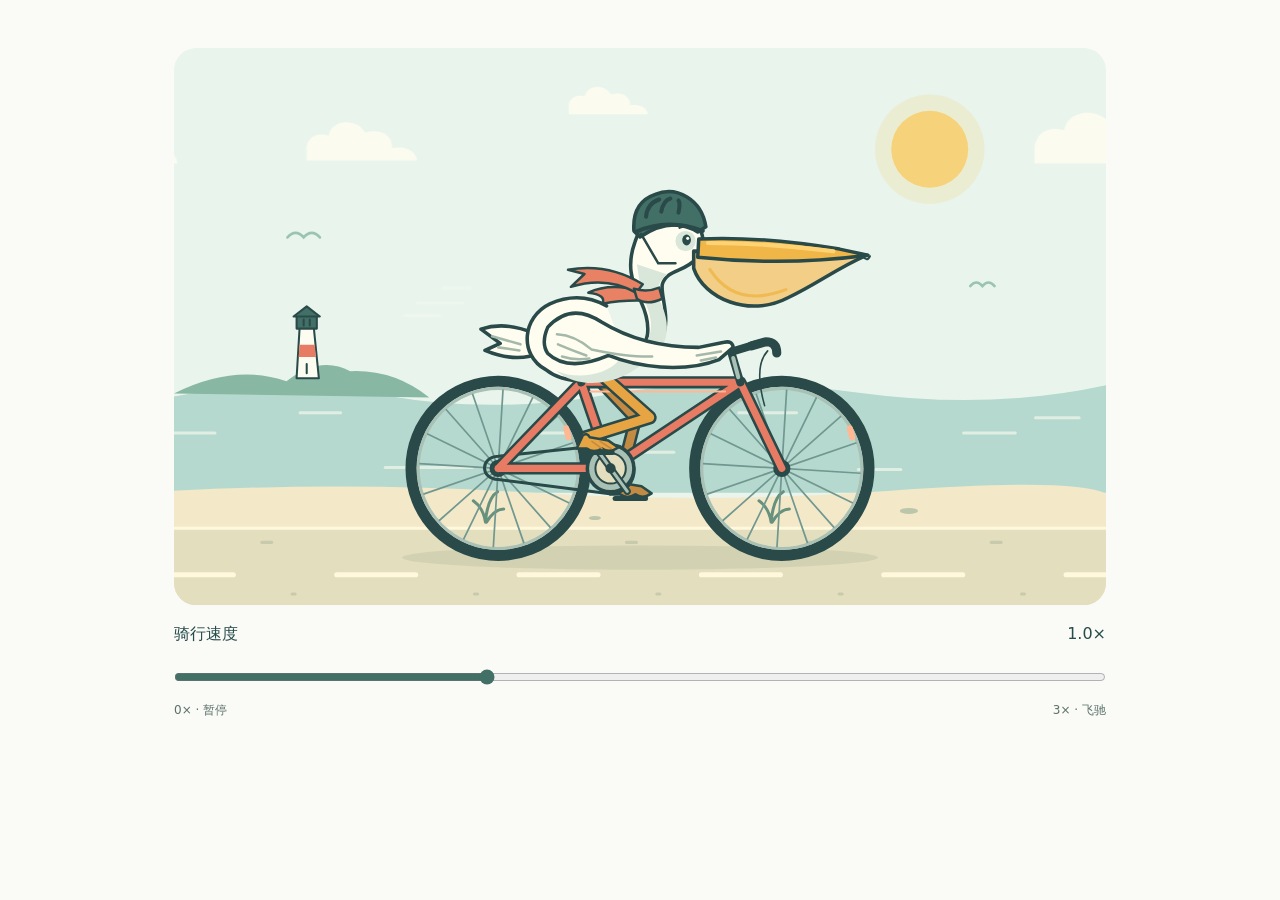
<file: tests/user-dev-tests/海风骑行 · 鹈鹕与自行车.html>
<!DOCTYPE html>
<html lang="zh-CN"><head><meta http-equiv="Content-Type" content="text/html; charset=UTF-8">

<meta name="viewport" content="width=device-width, initial-scale=1">
<meta name="description" content="一只沿海岸骑自行车的鹈鹕。纯 SVG 动画，可用滑块连续调节 0–3 倍骑行速度。">
<title>海风骑行 · 鹈鹕与自行车</title>
<style>
  :root { color-scheme: light dark; --background: light-dark(#fafbf7, #102c33); --foreground: light-dark(#274b4b, #d3e4dc); --muted-foreground: light-dark(#5c716a, #aec5bb); }
  * { box-sizing: border-box; }
  body { margin: 0; background: var(--background); color: var(--foreground); font: 400 16px/1.6 system-ui, -apple-system, "Segoe UI", "Microsoft YaHei", sans-serif; }
  main { max-width: 980px; margin: 48px auto; padding: 0 24px; }
  .form-label { font-weight: 500; }
  .form-range { display: block; width: 100%; min-height: 44px; margin: 0; cursor: pointer; accent-color: light-dark(#426f66, #9dccb5); }
  .tabular-nums { font-variant-numeric: tabular-nums; }
  .text-small { font-size: 12px; }
  .text-muted { color: var(--muted-foreground); }
  @media (max-width: 600px) { main { margin: 24px auto; padding: 0 16px; } }
</style>
</head>
<body>
<main aria-label="鹈鹕骑行动画">
<div id="pelican-ride">
  <style>
    #pelican-ride {
      --pr-ink: light-dark(#274b4b, #bdd9d4);
      --pr-sky: light-dark(#e8f4ec, #183b43);
      --pr-cloud: light-dark(#fcfcf0, #41636b);
      --pr-sun: light-dark(#f6d37a, #d6bc78);
      --pr-sea: light-dark(#b5d9ce, #356167);
      --pr-wave: light-dark(#e1eee3, #648887);
      --pr-island: light-dark(#88b8a3, #487362);
      --pr-sand: light-dark(#f3e9c9, #52625a);
      --pr-road: light-dark(#e3debd, #3b514b);
      --pr-stripe: light-dark(#fff8dc, #8a9c87);
      --pr-leaf: light-dark(#67917d, #547f6b);
      --pr-shadow: light-dark(#2a5752, #10272b);
      --pr-outline: light-dark(#294a49, #102d33);
      --pr-metal: light-dark(#a9c0b5, #8ca8a5);
      --pr-spoke: light-dark(#719890, #7b9e98);
      --pr-bike: light-dark(#e87b63, #e58c72);
      --pr-bike-light: light-dark(#ffb794, #ffd1a4);
      --pr-feather: light-dark(#fffdf0, #e5e6d4);
      --pr-feather-shade: light-dark(#d9e6da, #b1c8be);
      --pr-feather-detail: light-dark(#a4b9aa, #829e91);
      --pr-bill: light-dark(#f0b647, #e2ac52);
      --pr-bill-light: light-dark(#ffd373, #f3c76c);
      --pr-pouch: light-dark(#f2ce86, #dcbc81);
      --pr-foot: light-dark(#e7a443, #dfb16a);
      --pr-far-foot: light-dark(#c28a42, #b18b55);
      --pr-scarf: light-dark(#e98265, #ed9b76);
      --pr-helmet: light-dark(#426f66, #568a7d);
      color: var(--foreground, var(--pr-ink));
      width: 100%;
    }
    #pelican-ride .pr-scene { display: block; width: 100%; height: auto; overflow: hidden; }
    #pelican-ride .pr-controls { margin-top: 16px; }
    #pelican-ride .pr-control-head { display: flex; align-items: center; justify-content: space-between; gap: 16px; margin-bottom: 8px; }
    #pelican-ride .pr-control-head label { margin: 0; }
    #pelican-ride .pr-range-ends { display: flex; justify-content: space-between; margin-top: 2px; }
    #pelican-ride .pr-line { stroke: var(--pr-outline); stroke-linecap: round; stroke-linejoin: round; }
    #pelican-ride .pr-feather { fill: var(--pr-feather); stroke: var(--pr-outline); stroke-width: 3.5; stroke-linecap: round; stroke-linejoin: round; }
    #pelican-ride .pr-feather-mark { fill: none; stroke: var(--pr-feather-detail); stroke-width: 2.5; stroke-linecap: round; }
  </style>

  <svg class="pr-scene" viewBox="0 0 920 550" xmlns="http://www.w3.org/2000/svg" role="img" aria-labelledby="pr-title pr-description">
    <title id="pr-title">海风中的鹈鹕骑行</title>
    <desc id="pr-description">一只戴绿色头盔、系珊瑚色围巾的白鹈鹕，骑着珊瑚色自行车沿海岸前进。双脚交替踩踏，车轮转动，云朵与道路向后移动。下方滑块可以调节速度，调到零即可暂停。</desc>
    <defs>
      <clippath id="pr-scene-clip"><rect width="920" height="550" rx="22"></rect></clippath>
      <g id="pr-cloud-shape" fill="var(--pr-cloud)">
        <path d="M0 27C0 16 10 9 23 13C26-4 52-6 61 10C77 5 90 13 89 26C104 23 114 30 115 39H0Z"></path>
      </g>
      <g id="pr-wheel-spokes" stroke="var(--pr-spoke)" stroke-width="1.7">
        <path d="M-78 0H78M0-78V78M-55.15-55.15L55.15 55.15M-55.15 55.15L55.15-55.15M-72.06-29.85L72.06 29.85M-72.06 29.85L72.06-29.85M-29.85-72.06L29.85 72.06M-29.85 72.06L29.85-72.06"></path>
        <path d="M43-65L49-58" stroke="var(--pr-bike-light)" stroke-width="6" stroke-linecap="round"></path>
      </g>
      <g id="pr-grass" fill="none" stroke="var(--pr-leaf)" stroke-width="3" stroke-linecap="round">
        <path d="M0 0Q-2-14-12-21M0 0Q2-24 12-30M1 0Q9-13 18-13"></path>
      </g>
      <g id="pr-road-unit">
        <path d="M20 520H98" stroke="var(--pr-stripe)" stroke-width="5" stroke-linecap="round"></path>
        <path d="M126 488H136M156 539H159" stroke="var(--pr-shadow)" stroke-opacity=".15" stroke-width="3" stroke-linecap="round"></path>
      </g>
    </defs>
    <g clip-path="url(#pr-scene-clip)">
      <path fill="var(--pr-sky)" d="M0 0H920V550H0Z"></path>
      <circle cx="746" cy="100" r="54" fill="var(--pr-sun)" opacity=".22"></circle>
      <circle cx="746" cy="100" r="38" fill="var(--pr-sun)"></circle>
      <g id="pr-clouds" opacity=".95" transform="translate(-382.00453716411863 0)">
        <use href="#pr-cloud-shape" transform="translate(-120 65) scale(1.25)"></use>
        <use href="#pr-cloud-shape" transform="translate(151 74) scale(.95)"></use>
        <use href="#pr-cloud-shape" transform="translate(410 39) scale(.68)"></use>
        <use href="#pr-cloud-shape" transform="translate(870 65) scale(1.25)"></use>
        <use href="#pr-cloud-shape" transform="translate(1141 74) scale(.95)"></use>
        <use href="#pr-cloud-shape" transform="translate(1400 39) scale(.68)"></use>
        <use href="#pr-cloud-shape" transform="translate(1860 65) scale(1.25)"></use>
      </g>
      <g fill="none" stroke="var(--pr-island)" stroke-width="2.5" stroke-linecap="round" opacity=".8">
        <path d="M112 187q8-9 16 0q8-9 16 0M786 235q6-7 12 0q6-7 12 0"></path>
      </g>
      <path d="M0 344Q102 324 209 343T429 342T674 340T920 333V439H0Z" fill="var(--pr-sea)"></path>
      <path d="M0 341Q60 311 111 329Q144 303 174 319Q217 317 252 345Z" fill="var(--pr-island)"></path>
      <g transform="translate(131 263)" class="pr-line" stroke-width="2">
        <path d="M-10 63L-7 13H7L12 63Z" fill="var(--pr-cloud)"></path>
        <path d="M-7 30H8L9 42H-8Z" fill="var(--pr-bike)" stroke="none"></path>
        <path d="M-10 14V2H10V14ZM-13 2L0-8L13 2Z" fill="var(--pr-helmet)"></path>
        <path d="M-3 5V11M3 5V11M0 49V58"></path>
      </g>
      <g id="pr-waves" fill="none" stroke="var(--pr-wave)" stroke-width="3" stroke-linecap="round" transform="translate(-269.72984170554946 0)">
        <path d="M-120 365H-77M-35 401H39M69 380H110M194 360H234M278 414H364M420 380H471M518 399H563M627 360H684M745 416H787M849 380H900M920 365H963M1005 401H1079M1109 380H1150M1234 360H1274M1318 414H1404M1460 380H1511M1558 399H1603M1667 360H1724M1785 416H1827M1889 380H1940"></path>
      </g>
      <path d="M0 437Q180 428 354 439T708 437T920 440V550H0Z" fill="var(--pr-sand)"></path>
      <path d="M0 474H920V550H0Z" fill="var(--pr-road)"></path>
      <path d="M0 474H920" stroke="var(--pr-stripe)" stroke-width="3"></path>
      <g id="pr-plants" transform="translate(-825.8115106596852 0)">
        <use href="#pr-grass" x="104" y="468"></use>
        <use href="#pr-grass" x="742" y="468"></use>
        <use href="#pr-grass" x="1024" y="468"></use>
        <use href="#pr-grass" x="1662" y="468"></use>
        <g fill="var(--pr-leaf)" opacity=".4">
          <ellipse cx="240" cy="457" rx="9" ry="3"></ellipse>
          <ellipse cx="850" cy="464" rx="6" ry="2"></ellipse>
          <ellipse cx="1160" cy="457" rx="9" ry="3"></ellipse>
          <ellipse cx="1770" cy="464" rx="6" ry="2"></ellipse>
        </g>
      </g>
      <g id="pr-road" transform="translate(-114.41534754624627 0)">
        <use href="#pr-road-unit" x="-180"></use><use href="#pr-road-unit" x="0"></use>
        <use href="#pr-road-unit" x="180"></use><use href="#pr-road-unit" x="360"></use>
        <use href="#pr-road-unit" x="540"></use><use href="#pr-road-unit" x="720"></use>
        <use href="#pr-road-unit" x="900"></use><use href="#pr-road-unit" x="1080"></use>
      </g>
      <ellipse cx="460" cy="503" rx="235" ry="12" fill="var(--pr-shadow)" opacity=".09"></ellipse>
      <g id="pr-bicycle">
        <g fill="none">
          <circle cx="320" cy="415" r="86" stroke="var(--pr-outline)" stroke-width="11"></circle>
          <circle cx="600" cy="415" r="86" stroke="var(--pr-outline)" stroke-width="11"></circle>
          <circle cx="320" cy="415" r="79" stroke="var(--pr-metal)" stroke-width="3"></circle>
          <circle cx="600" cy="415" r="79" stroke="var(--pr-metal)" stroke-width="3"></circle>
        </g>
        <g transform="translate(320 415)"><g id="pr-rear-spokes" transform="rotate(71.51087520013425)"><use href="#pr-wheel-spokes"></use></g></g>
        <g transform="translate(600 415)"><g id="pr-front-spokes" transform="rotate(71.51087520013425)"><use href="#pr-wheel-spokes"></use></g></g>
        <g class="pr-line" stroke-width="3">
          <circle cx="320" cy="415" r="7" fill="var(--pr-metal)"></circle>
          <circle cx="600" cy="415" r="7" fill="var(--pr-metal)"></circle>
        </g>
        <g id="pr-far-leg" fill="none" stroke-linecap="round" stroke-linejoin="round">
          <path id="pr-far-leg-outline" stroke="var(--pr-outline)" stroke-width="13" d="M411.00 317.17L472.76 337.44L421.52 379.04"></path>
          <path id="pr-far-leg-color" stroke="var(--pr-far-foot)" stroke-width="8" d="M411.00 317.17L472.76 337.44L421.52 379.04"></path>
        </g>
        <g id="pr-far-foot" class="pr-line" stroke-width="2.5" transform="translate(429.52 387.04)">
          <path d="M-11-10Q-7-13-4-8L14-5L24 2Q15 8 8 3Q0 8-7 3L-17 3Z" fill="var(--pr-far-foot)"></path>
          <path d="M-12 7H18" fill="none" stroke-width="5"></path>
        </g>
        <path d="M320 403L427 392C460 389 465 439 430 440L320 426C302 425 302 404 320 403Z" fill="none" stroke="var(--pr-outline)" stroke-width="3"></path>
        <g fill="none" stroke-linejoin="round" stroke-linecap="round">
          <path d="M320 415L402 330L431 415H320L402 330L559 330L431 415M559 330L600 415" stroke="var(--pr-outline)" stroke-width="12"></path>
          <path d="M320 415L402 330L431 415H320M402 330L559 330L431 415M559 330L600 415" stroke="var(--pr-bike)" stroke-width="7"></path>
          <path d="M411 339L544 339" stroke="var(--pr-bike-light)" stroke-width="2"></path>
          <path d="M402 330L397 309M559 330L550 300L576 292" stroke="var(--pr-outline)" stroke-width="8"></path>
          <path d="M398 314L401 326M552 306L557 325" stroke="var(--pr-metal)" stroke-width="4"></path>
          <path d="M570 294L584 290Q595 290 595 301" stroke="var(--pr-outline)" stroke-width="9"></path>
          <path d="M586 299Q572 314 583 353" stroke="var(--pr-outline)" stroke-width="1.6"></path>
        </g>
        <path d="M370 306Q393 298 422 305Q428 310 421 316H378Q367 315 370 306Z" fill="var(--pr-outline)"></path>
        <path d="M376 306Q397 303 417 308" fill="none" stroke="var(--pr-metal)" stroke-width="2" stroke-linecap="round"></path>
        <circle cx="431" cy="415" r="23" fill="var(--pr-metal)" stroke="var(--pr-outline)" stroke-width="3.5"></circle>
        <circle cx="431" cy="415" r="15" fill="var(--pr-road)" stroke="var(--pr-outline)" stroke-width="2"></circle>
        <g id="pr-crank" class="pr-line" fill="none" transform="translate(431 415) rotate(86.9762880000817)">
          <path d="M-28 0H28" stroke-width="7"></path>
          <path d="M-28 0H28" stroke="var(--pr-metal)" stroke-width="3"></path>
        </g>
        <circle cx="431" cy="415" r="5" fill="var(--pr-outline)"></circle>
        <g id="pr-near-leg" fill="none" stroke-linecap="round" stroke-linejoin="round">
          <path id="pr-near-leg-outline" stroke="var(--pr-outline)" stroke-width="14" d="M421.00 320.17L454.22 376.04L424.48 434.96"></path>
          <path id="pr-near-leg-color" stroke="var(--pr-foot)" stroke-width="9" d="M421.00 320.17L454.22 376.04L424.48 434.96"></path>
        </g>
        <g id="pr-near-foot" class="pr-line" stroke-width="2.5" transform="translate(432.48 442.96)">
          <path d="M-11-10Q-7-13-4-8L14-5L24 2Q15 8 8 3Q0 8-7 3L-17 3Z" fill="var(--pr-foot)"></path>
          <path d="M-2-4L8 3M6-4L17 3" fill="none" stroke="var(--pr-far-foot)" stroke-width="1.5"></path>
          <path d="M-12 7H18" fill="none" stroke-width="5"></path>
        </g>
      </g>

      <g id="pr-bird" transform="translate(0 0.168562556888051)">
        <path d="M355 280Q327 268 303 276L322 290L307 297Q338 310 363 299Z" class="pr-feather"></path>
        <path d="M314 283L342 291M320 294L341 297" class="pr-feather-mark"></path>
        <path d="M427 253Q400 238 371 251C344 264 340 301 367 316C387 332 428 331 449 312C472 292 471 271 461 249C451 228 447 212 455 190C461 168 482 158 504 166C523 172 527 191 516 206C504 220 486 217 482 232C480 244 492 268 480 288C473 300 460 306 447 306" class="pr-feather"></path>
        <path d="M457 212Q460 238 467 254Q482 293 439 307C426 322 397 326 377 317C407 341 450 325 465 307C484 299 494 278 480 249Q473 232 487 222Z" fill="var(--pr-feather-shade)"></path>
        <path d="M371 262Q356 267 356 282" fill="none" stroke="var(--pr-cloud)" stroke-width="4" stroke-linecap="round"></path>
        <path d="M460 238Q430 230 409 240Q427 242 423 251Q443 247 466 248Z" fill="var(--pr-scarf)" class="pr-line" stroke-width="2.5"></path>
        <path id="pr-scarf-tail" d="M456 240Q428 222 392 231L406 219L390 214Q430 209 463 232Z" fill="var(--pr-scarf)" class="pr-line" stroke-width="2.5" transform="rotate(-2.431761100908151 457 237)"></path>
        <path d="M454 236Q467 240 479 235L482 246Q467 253 457 246Z" fill="var(--pr-scarf)" class="pr-line" stroke-width="2.5"></path>
        <path d="M454 179Q452 151 475 143C496 134 521 148 525 175L517 180Q491 164 460 185Z" fill="var(--pr-helmet)" class="pr-line" stroke-width="3.5"></path>
        <path d="M466 165Q467 152 479 148M481 160Q483 149 490 147M498 161Q500 152 498 149" fill="none" stroke="var(--pr-outline)" stroke-width="4" stroke-linecap="round"></path>
        <path d="M461 182L478 211L495 211" fill="none" stroke="var(--pr-outline)" stroke-width="2.5" stroke-linecap="round"></path>
        <path d="M456 180Q487 166 522 179" fill="none" stroke="var(--pr-outline)" stroke-width="4" stroke-linecap="round"></path>
        <path d="M513 199L684 203C654 216 634 232 606 245C568 265 523 246 513 216Z" fill="var(--pr-pouch)" class="pr-line" stroke-width="3.5"></path>
        <path d="M529 217Q554 256 604 237" fill="none" stroke="var(--pr-bill)" stroke-width="3" stroke-linecap="round" opacity=".8"></path>
        <path d="M518 187Q578 184 657 197L685 203Q603 214 517 205Z" fill="var(--pr-bill)" class="pr-line" stroke-width="3.5"></path>
        <path d="M527 191Q585 191 651 199" fill="none" stroke="var(--pr-bill-light)" stroke-width="4" stroke-linecap="round"></path>
        <path d="M680 204Q684 210 687 204" fill="none" stroke="var(--pr-outline)" stroke-width="2" stroke-linecap="round"></path>
        <circle cx="505" cy="189" r="10" fill="var(--pr-feather-shade)"></circle>
        <g id="pr-eye" transform="translate(0 0) scale(1 1)">
          <ellipse cx="506" cy="188" rx="4.3" ry="5.4" fill="var(--pr-outline)"></ellipse>
          <circle cx="507.1" cy="186.4" r="1.5" fill="var(--pr-feather)"></circle>
        </g>
        <path d="M499 176Q505 173 511 177" fill="none" stroke="var(--pr-outline)" stroke-width="2.2" stroke-linecap="round"></path>
        <path d="M369 274Q392 249 422 269C448 285 482 294 518 294L543 289Q551 287 552 294L538 306C502 320 456 313 429 302Q389 319 369 300Q362 290 369 274Z" class="pr-feather"></path>
        <path d="M378 281Q396 282 412 296Q452 304 472 303M379 291Q393 297 407 302M383 303Q395 307 410 305" class="pr-feather-mark"></path>
        <path d="M516 302L540 298M520 307L535 304" class="pr-feather-mark"></path>
      </g>
      <g id="pr-breeze" fill="none" stroke="var(--pr-cloud)" stroke-width="3" stroke-linecap="round" opacity="0.28" transform="translate(-11.98329347844982 0)">
        <path d="M231 252H275M218 264H253M255 237H283"></path>
      </g>
    </g>
  </svg>

  <div class="pr-controls">
    <div class="pr-control-head">
      <label class="form-label" for="pr-speed">骑行速度</label>
      <output id="pr-speed-output" class="tabular-nums" for="pr-speed" aria-live="polite">1.0×</output>
    </div>
    <input class="form-range" id="pr-speed" type="range" min="0" max="3" step="0.1" value="1" aria-valuetext="1.0 倍速">
    <div class="pr-range-ends text-small text-muted"><span>0× · 暂停</span><span>3× · 飞驰</span></div>
  </div>

  <script>
    (() => {
      const root = document.getElementById('pelican-ride');
      const part = id => root.querySelector('#pr-' + id);
      const slider = part('speed');
      const output = part('speed-output');
      const bird = part('bird');
      const crank = part('crank');
      const rear = part('rear-spokes');
      const front = part('front-spokes');
      const road = part('road');
      const plants = part('plants');
      const clouds = part('clouds');
      const waves = part('waves');
      const scarf = part('scarf-tail');
      const eye = part('eye');
      const breeze = part('breeze');
      const legs = ['far', 'near'].map(side => ({
        outline: part(side + '-leg-outline'),
        color: part(side + '-leg-color'),
        foot: part(side + '-foot')
      }));
      const reducedMotion = window.matchMedia('(prefers-reduced-motion: reduce)');
      let speed = reducedMotion.matches ? 0 : 1;
      let rideTime = 0;
      let previousTime = null;
      let frameId = null;
      const cadence = Math.PI * 2 * 0.6;
      const gearRatio = 1.65;

      function positionLeg(leg, x, y, hipX, hipY) {
        const ankleX = x - 8;
        const ankleY = y - 8;
        const dx = ankleX - hipX;
        const dy = ankleY - hipY;
        const distance = Math.max(0.001, Math.hypot(dx, dy));
        const upper = 65;
        const lower = 66;
        const along = (upper * upper - lower * lower + distance * distance) / (2 * distance);
        const bend = Math.sqrt(Math.max(0, upper * upper - along * along));
        const kneeX = hipX + dx * along / distance + dy * bend / distance;
        const kneeY = hipY + dy * along / distance - dx * bend / distance;
        const shape = `M${hipX.toFixed(2)} ${hipY.toFixed(2)}L${kneeX.toFixed(2)} ${kneeY.toFixed(2)}L${ankleX.toFixed(2)} ${ankleY.toFixed(2)}`;
        leg.outline.setAttribute('d', shape);
        leg.color.setAttribute('d', shape);
        leg.foot.setAttribute('transform', `translate(${x.toFixed(2)} ${y.toFixed(2)})`);
      }

      function draw() {
        const phase = rideTime * cadence;
        const angle = phase * 180 / Math.PI;
        const wheelAngle = angle * gearRatio;
        const distance = phase * gearRatio * 86;
        const bob = Math.sin(phase * 2) * 1.6;
        const pedalX = Math.cos(phase) * 28;
        const pedalY = Math.sin(phase) * 28;
        crank.setAttribute('transform', `translate(431 415) rotate(${angle % 360})`);
        rear.setAttribute('transform', `rotate(${wheelAngle % 360})`);
        front.setAttribute('transform', `rotate(${wheelAngle % 360})`);
        bird.setAttribute('transform', `translate(0 ${bob})`);
        positionLeg(legs[0], 431 - pedalX, 415 - pedalY, 411, 317 + bob);
        positionLeg(legs[1], 431 + pedalX, 415 + pedalY, 421, 320 + bob);
        road.setAttribute('transform', `translate(${-distance % 180} 0)`);
        plants.setAttribute('transform', `translate(${-(distance * 0.75) % 920} 0)`);
        clouds.setAttribute('transform', `translate(${-(distance * 0.035) % 990} 0)`);
        waves.setAttribute('transform', `translate(${-(distance * 0.12) % 1040} 0)`);
        scarf.setAttribute('transform', `rotate(${Math.sin(phase * 2.5) * 4} 457 237)`);
        const blinkPosition = rideTime % 5.4;
        const blink = blinkPosition > 5.23 ? 0.12 + 0.88 * Math.abs((blinkPosition - 5.315) / 0.085) : 1;
        eye.setAttribute('transform', `translate(0 ${188 * (1 - blink)}) scale(1 ${blink})`);
        breeze.setAttribute('opacity', speed === 0 ? 0 : Math.min(0.8, speed * 0.28));
        breeze.setAttribute('transform', `translate(${-12 * Math.sin(phase)} 0)`);
      }

      function frame(timestamp) {
        frameId = null;
        if (!root.isConnected) return;
        if (previousTime !== null) {
          const seconds = Math.min((timestamp - previousTime) / 1000, 0.05);
          rideTime += seconds * speed;
        }
        previousTime = timestamp;
        draw();
        if (speed > 0 && !document.hidden) frameId = requestAnimationFrame(frame);
      }

      function resume() {
        if (speed > 0 && frameId === null && !document.hidden) {
          previousTime = null;
          frameId = requestAnimationFrame(frame);
        }
      }

      function setSpeed(value) {
        speed = Number(value);
        slider.value = String(speed);
        output.textContent = speed === 0 ? '0× · 已暂停' : speed.toFixed(1) + '×';
        slider.setAttribute('aria-valuetext', speed === 0 ? '已暂停' : speed.toFixed(1) + ' 倍速');
        if (speed === 0 && frameId !== null) {
          cancelAnimationFrame(frameId);
          frameId = null;
        }
        draw();
        resume();
      }

      slider.addEventListener('input', () => setSpeed(slider.value));
      reducedMotion.addEventListener('change', event => { if (event.matches) setSpeed(0); });
      document.addEventListener('visibilitychange', () => {
        if (document.hidden && frameId !== null) {
          cancelAnimationFrame(frameId);
          frameId = null;
        } else resume();
      });
      setSpeed(speed);
    })();
  </script>
</div>

</main>

</body></html>
</file>
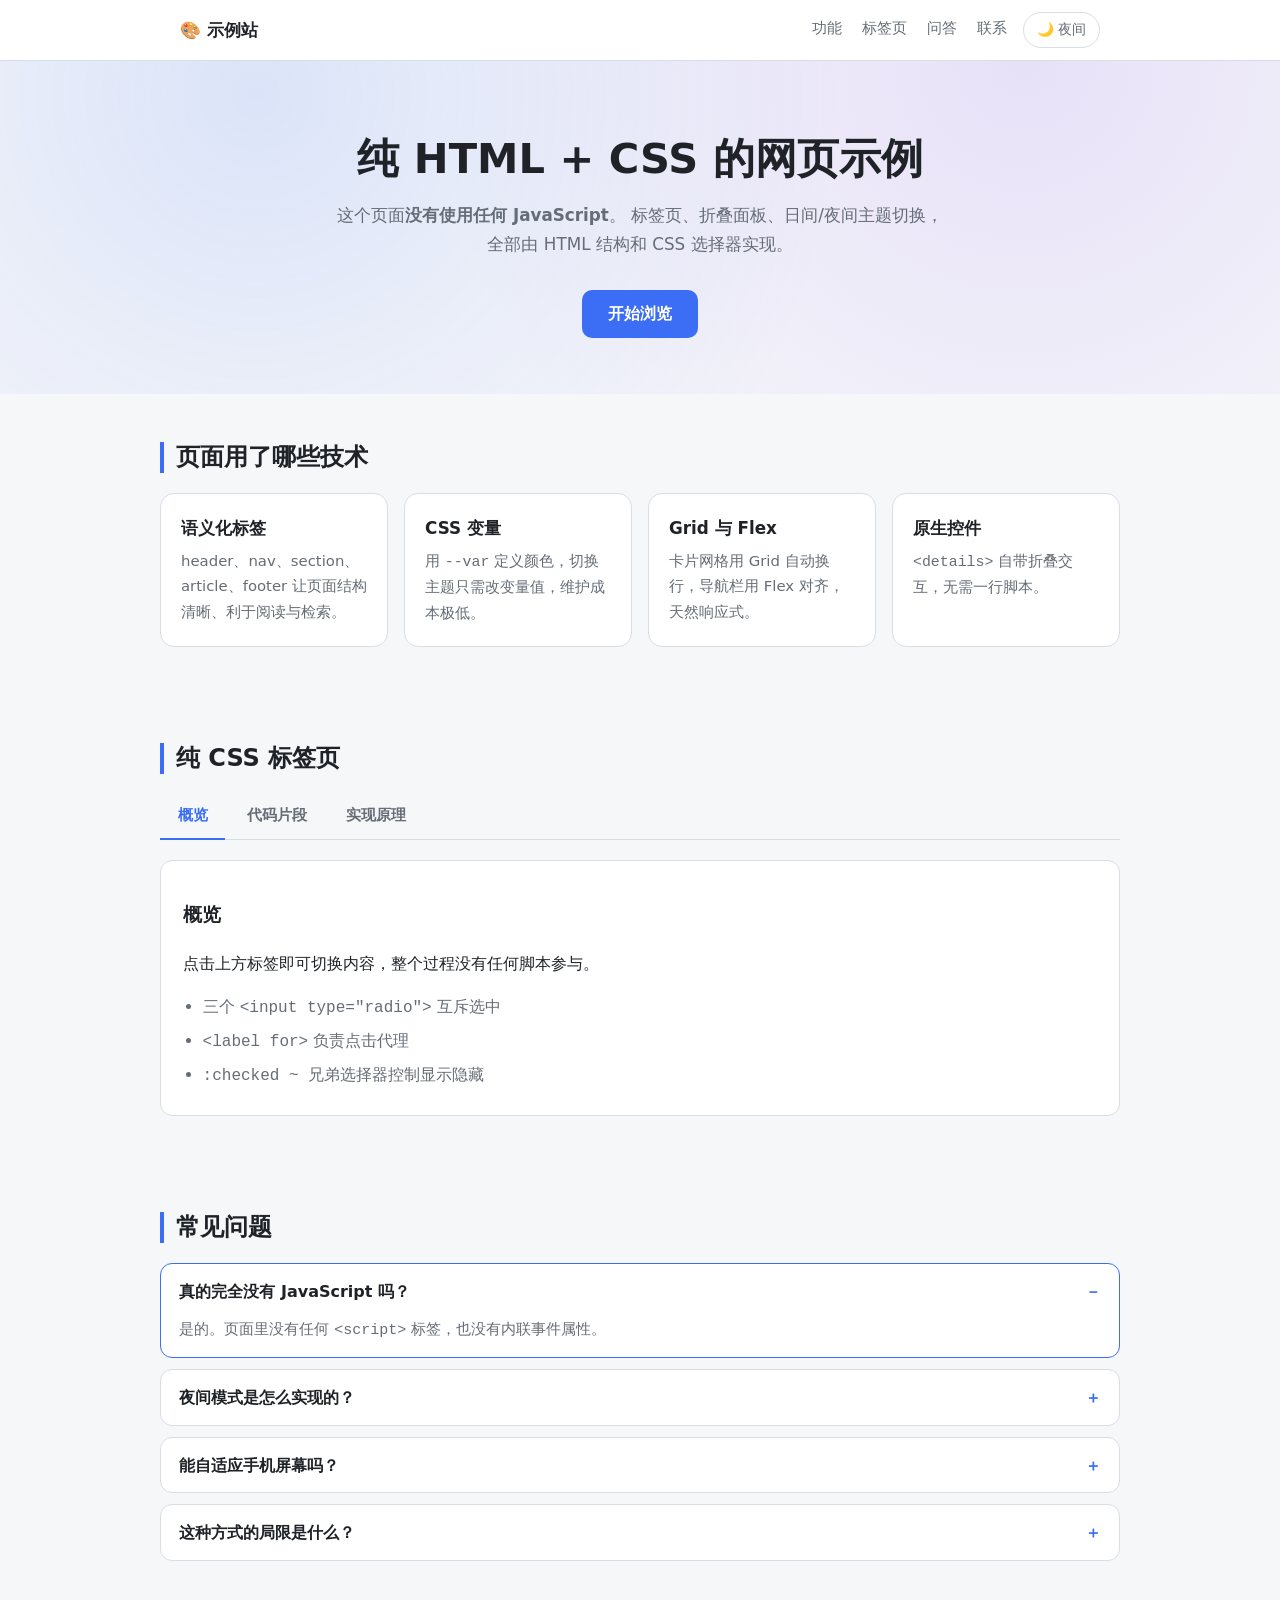
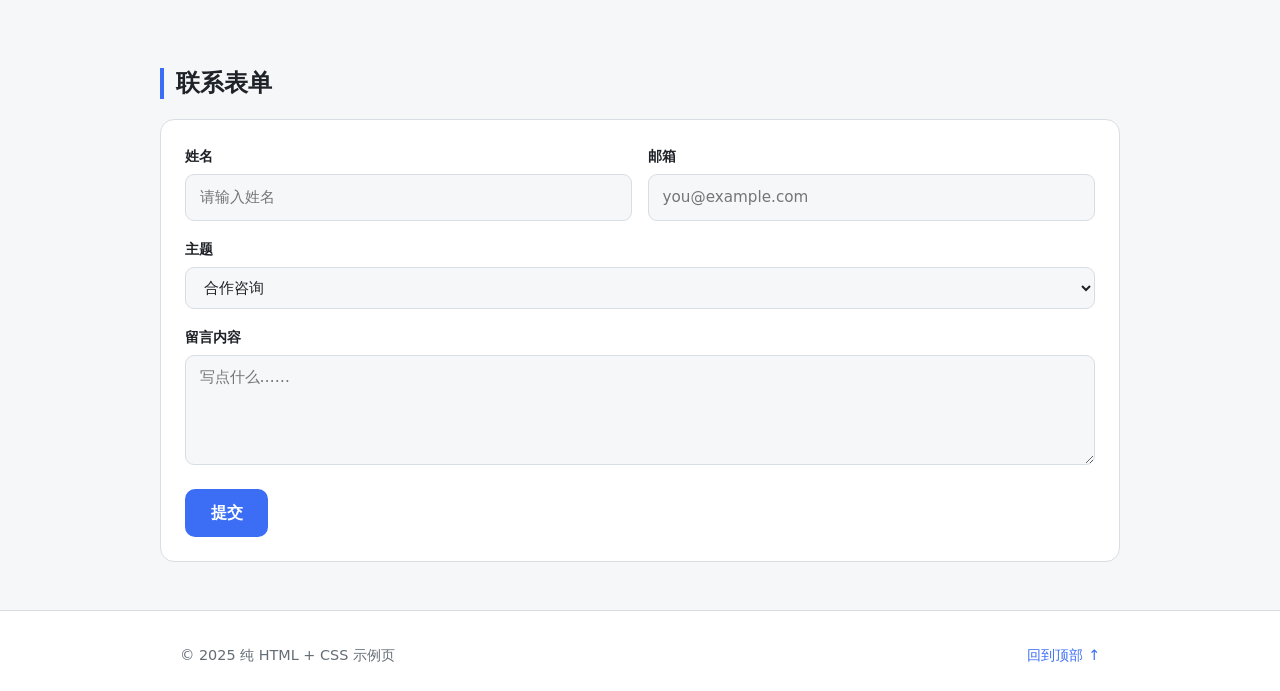
<file: tests/user-dev-tests/纯HTML与CSS示例1.html>
<!DOCTYPE html>
<html lang="zh-CN">
<head>
<meta charset="UTF-8">
<meta name="viewport" content="width=device-width, initial-scale=1.0">
<title>纯 HTML + CSS 示例页</title>
<style>
  /* ========== 基础重置 ========== */
  * { box-sizing: border-box; }

  html {
    scroll-behavior: smooth;
  }

  body {
    margin: 0;
    font-family: system-ui, -apple-system, "Segoe UI", "Microsoft YaHei", sans-serif;
    line-height: 1.7;
    -webkit-font-smoothing: antialiased;
  }

  /* ========== 主题变量（日间 / 夜间） ========== */
  .page {
    --bg:      #f6f7f9;
    --surface: #ffffff;
    --text:    #1f2328;
    --muted:   #656d76;
    --border:  #d8dee4;
    --accent:  #3b6ef5;
    --shadow:  rgba(31, 35, 40, .10);

    background: var(--bg);
    color: var(--text);
    min-height: 100vh;
    transition: background .3s, color .3s;
  }

  /* 用 :checked + 兄弟选择器实现夜间模式，无需 JS */
  #theme:checked ~ .page {
    --bg:      #0d1117;
    --surface: #161b22;
    --text:    #e6edf3;
    --muted:   #9198a1;
    --border:  #30363d;
    --accent:  #6f9bff;
    --shadow:  rgba(0, 0, 0, .55);
  }

  /* 隐藏所有交互用的隐藏控件 */
  .hidden-input { display: none; }

  /* ========== 布局工具 ========== */
  .wrap {
    max-width: 960px;
    margin: 0 auto;
    padding: 0 1.25rem;
  }

  .section {
    padding: 3rem 0;
    scroll-margin-top: 80px;
  }

  h2 {
    font-size: 1.5rem;
    margin: 0 0 1.25rem;
    padding-left: .75rem;
    border-left: 4px solid var(--accent);
    line-height: 1.3;
  }

  /* ========== 顶部导航 ========== */
  .site-header {
    position: sticky;
    top: 0;
    z-index: 10;
    background: var(--surface);
    border-bottom: 1px solid var(--border);
  }

  .bar {
    display: flex;
    flex-wrap: wrap;
    align-items: center;
    gap: 1rem;
    min-height: 60px;
  }

  .logo {
    font-weight: 700;
    font-size: 1.05rem;
    color: var(--text);
    text-decoration: none;
    margin-right: auto;
  }

  .nav {
    display: flex;
    flex-wrap: wrap;
    gap: 1.25rem;
  }

  .nav a {
    color: var(--muted);
    text-decoration: none;
    font-size: .95rem;
    padding: .25rem 0;
    border-bottom: 2px solid transparent;
    transition: color .2s, border-color .2s;
  }

  .nav a:hover {
    color: var(--accent);
    border-bottom-color: var(--accent);
  }

  /* 主题切换按钮（本质是一个 label） */
  .theme-btn {
    cursor: pointer;
    user-select: none;
    font-size: .85rem;
    padding: .35rem .8rem;
    border: 1px solid var(--border);
    border-radius: 999px;
    color: var(--muted);
    transition: .2s;
  }

  .theme-btn:hover {
    color: var(--accent);
    border-color: var(--accent);
  }

  .theme-btn::after { content: "🌙 夜间"; }
  #theme:checked ~ .page .theme-btn::after { content: "☀️ 日间"; }

  /* ========== 首屏 ========== */
  .hero {
    padding: 4.5rem 0 3.5rem;
    text-align: center;
    background:
      radial-gradient(circle at 20% 10%, rgba(59, 110, 245, .14), transparent 55%),
      radial-gradient(circle at 80% 0%, rgba(140, 90, 245, .14), transparent 55%);
  }

  .hero h1 {
    font-size: clamp(1.7rem, 4vw, 2.6rem);
    margin: 0 0 1rem;
    line-height: 1.25;
  }

  .hero .lead {
    max-width: 620px;
    margin: 0 auto 2rem;
    color: var(--muted);
    font-size: 1.05rem;
  }

  .btn {
    display: inline-block;
    padding: .65rem 1.6rem;
    border: none;
    border-radius: 10px;
    background: var(--accent);
    color: #fff;
    font: inherit;
    font-weight: 600;
    text-decoration: none;
    cursor: pointer;
    transition: transform .15s, box-shadow .2s;
  }

  .btn:hover {
    transform: translateY(-2px);
    box-shadow: 0 6px 18px var(--shadow);
  }

  /* ========== 卡片网格 ========== */
  .cards {
    display: grid;
    grid-template-columns: repeat(auto-fit, minmax(220px, 1fr));
    gap: 1rem;
  }

  .card {
    background: var(--surface);
    border: 1px solid var(--border);
    border-radius: 14px;
    padding: 1.25rem;
    transition: transform .2s, box-shadow .2s, border-color .2s;
  }

  .card:hover {
    transform: translateY(-4px);
    border-color: var(--accent);
    box-shadow: 0 10px 26px var(--shadow);
  }

  .card h3 {
    margin: 0 0 .4rem;
    font-size: 1.05rem;
  }

  .card p {
    margin: 0;
    color: var(--muted);
    font-size: .93rem;
  }

  /* ========== CSS 标签页 ========== */
  .tabs > input { display: none; }

  .tab-labels {
    display: flex;
    flex-wrap: wrap;
    gap: .25rem;
    border-bottom: 1px solid var(--border);
    margin-bottom: 1.25rem;
  }

  .tab-labels label {
    padding: .55rem 1.1rem;
    cursor: pointer;
    font-weight: 600;
    font-size: .95rem;
    color: var(--muted);
    border-bottom: 2px solid transparent;
    margin-bottom: -1px;
    border-radius: 8px 8px 0 0;
    transition: .2s;
  }

  .tab-labels label:hover { color: var(--text); background: var(--bg); }

  /* 选中态：高亮对应的 label */
  #tab-1:checked ~ .tab-labels label[for="tab-1"],
  #tab-2:checked ~ .tab-labels label[for="tab-2"],
  #tab-3:checked ~ .tab-labels label[for="tab-3"] {
    color: var(--accent);
    border-bottom-color: var(--accent);
  }

  .panels > .panel {
    display: none;
    background: var(--surface);
    border: 1px solid var(--border);
    border-radius: 12px;
    padding: 1.25rem 1.4rem;
  }

  /* 选中态：显示对应的面板 */
  #tab-1:checked ~ .panels > .panel:nth-child(1),
  #tab-2:checked ~ .panels > .panel:nth-child(2),
  #tab-3:checked ~ .panels > .panel:nth-child(3) {
    display: block;
  }

  .panel ul { margin: .5rem 0 0; padding-left: 1.2rem; color: var(--muted); }
  .panel li { margin-bottom: .3rem; }

  pre {
    margin: 0;
    padding: 1rem;
    overflow-x: auto;
    background: var(--bg);
    border: 1px solid var(--border);
    border-radius: 10px;
    font-size: .87rem;
    line-height: 1.6;
  }

  code { font-family: ui-monospace, "SF Mono", Consolas, monospace; }

  /* ========== 折叠面板 ========== */
  details {
    background: var(--surface);
    border: 1px solid var(--border);
    border-radius: 12px;
    padding: .85rem 1.15rem;
    margin-bottom: .7rem;
    transition: border-color .2s;
  }

  details[open] { border-color: var(--accent); }

  summary {
    cursor: pointer;
    font-weight: 600;
    list-style: none;
    display: flex;
    justify-content: space-between;
    align-items: center;
    gap: 1rem;
  }

  summary::-webkit-details-marker { display: none; }

  summary::after {
    content: "＋";
    color: var(--accent);
    font-weight: 700;
    flex-shrink: 0;
  }

  details[open] summary::after { content: "－"; }

  details p {
    margin: .75rem 0 0;
    color: var(--muted);
    font-size: .94rem;
  }

  /* ========== 表单 ========== */
  .form-card {
    background: var(--surface);
    border: 1px solid var(--border);
    border-radius: 14px;
    padding: 1.5rem;
  }

  .field { margin-bottom: 1rem; }

  .field label {
    display: block;
    font-size: .9rem;
    font-weight: 600;
    margin-bottom: .35rem;
  }

  input[type="text"],
  input[type="email"],
  select,
  textarea {
    width: 100%;
    padding: .6rem .85rem;
    font: inherit;
    font-size: .95rem;
    color: var(--text);
    background: var(--bg);
    border: 1px solid var(--border);
    border-radius: 9px;
    transition: border-color .2s, box-shadow .2s;
  }

  textarea { resize: vertical; min-height: 110px; }

  input:focus,
  select:focus,
  textarea:focus {
    outline: none;
    border-color: var(--accent);
    box-shadow: 0 0 0 3px rgba(59, 110, 245, .18);
  }

  .row {
    display: grid;
    grid-template-columns: repeat(auto-fit, minmax(200px, 1fr));
    gap: 1rem;
  }

  /* ========== 页脚 ========== */
  .site-footer {
    border-top: 1px solid var(--border);
    background: var(--surface);
    padding: 2rem 0;
    color: var(--muted);
    font-size: .9rem;
  }

  .site-footer .wrap {
    display: flex;
    flex-wrap: wrap;
    gap: 1rem;
    justify-content: space-between;
    align-items: center;
  }

  .site-footer a { color: var(--accent); text-decoration: none; }
  .site-footer a:hover { text-decoration: underline; }
</style>
</head>
<body>

<!-- 主题开关：隐藏的复选框，靠 label 触发 -->
<input type="checkbox" id="theme" class="hidden-input">

<div class="page">

  <!-- ==================== 顶部导航 ==================== -->
  <header class="site-header">
    <div class="wrap bar">
      <a class="logo" href="#top">🎨 示例站</a>
      <nav class="nav">
        <a href="#features">功能</a>
        <a href="#tabs">标签页</a>
        <a href="#faq">问答</a>
        <a href="#contact">联系</a>
      </nav>
      <label class="theme-btn" for="theme" title="切换日间/夜间主题"></label>
    </div>
  </header>

  <!-- ==================== 首屏 ==================== -->
  <section class="hero" id="top">
    <div class="wrap">
      <h1>纯 HTML + CSS 的网页示例</h1>
      <p class="lead">
        这个页面<strong>没有使用任何 JavaScript</strong>。
        标签页、折叠面板、日间/夜间主题切换，全部由 HTML 结构和 CSS 选择器实现。
      </p>
      <a class="btn" href="#features">开始浏览</a>
    </div>
  </section>

  <!-- ==================== 卡片区 ==================== -->
  <section class="section wrap" id="features">
    <h2>页面用了哪些技术</h2>
    <div class="cards">
      <article class="card">
        <h3>语义化标签</h3>
        <p>header、nav、section、article、footer 让页面结构清晰、利于阅读与检索。</p>
      </article>
      <article class="card">
        <h3>CSS 变量</h3>
        <p>用 <code>--var</code> 定义颜色，切换主题只需改变量值，维护成本极低。</p>
      </article>
      <article class="card">
        <h3>Grid 与 Flex</h3>
        <p>卡片网格用 Grid 自动换行，导航栏用 Flex 对齐，天然响应式。</p>
      </article>
      <article class="card">
        <h3>原生控件</h3>
        <p><code>&lt;details&gt;</code> 自带折叠交互，无需一行脚本。</p>
      </article>
    </div>
  </section>

  <!-- ==================== CSS 标签页 ==================== -->
  <section class="section wrap" id="tabs">
    <h2>纯 CSS 标签页</h2>

    <div class="tabs">
      <!-- 单选按钮：同一 name 保证互斥 -->
      <input type="radio" name="tab" id="tab-1" checked>
      <input type="radio" name="tab" id="tab-2">
      <input type="radio" name="tab" id="tab-3">

      <!-- label 的 for 指向对应的 radio -->
      <div class="tab-labels">
        <label for="tab-1">概览</label>
        <label for="tab-2">代码片段</label>
        <label for="tab-3">实现原理</label>
      </div>

      <div class="panels">
        <div class="panel">
          <h3>概览</h3>
          <p>点击上方标签即可切换内容，整个过程没有任何脚本参与。</p>
          <ul>
            <li>三个 <code>&lt;input type="radio"&gt;</code> 互斥选中</li>
            <li><code>&lt;label for&gt;</code> 负责点击代理</li>
            <li><code>:checked ~ </code> 兄弟选择器控制显示隐藏</li>
          </ul>
        </div>

        <div class="panel">
          <h3>结构示例</h3>
          <pre><code>&lt;div class="tabs"&gt;
  &lt;input type="radio" name="tab" id="tab-1" checked&gt;
  &lt;input type="radio" name="tab" id="tab-2"&gt;

  &lt;div class="tab-labels"&gt;
    &lt;label for="tab-1"&gt;概览&lt;/label&gt;
    &lt;label for="tab-2"&gt;详情&lt;/label&gt;
  &lt;/div&gt;

  &lt;div class="panels"&gt;
    &lt;div class="panel"&gt;……&lt;/div&gt;
    &lt;div class="panel"&gt;……&lt;/div&gt;
  &lt;/div&gt;
&lt;/div&gt;</code></pre>
        </div>

        <div class="panel">
          <h3>实现原理</h3>
          <p>默认所有面板 <code>display: none</code>，当某个 radio 处于 <code>:checked</code> 状态时，
             通过兄弟选择器把第 N 个面板设为 <code>display: block</code>：</p>
          <pre><code>#tab-1:checked ~ .panels &gt; .panel:nth-child(1) {
  display: block;
}</code></pre>
        </div>
      </div>
    </div>
  </section>

  <!-- ==================== 折叠面板 ==================== -->
  <section class="section wrap" id="faq">
    <h2>常见问题</h2>

    <details open>
      <summary>真的完全没有 JavaScript 吗？</summary>
      <p>是的。页面里没有任何 <code>&lt;script&gt;</code> 标签，也没有内联事件属性。</p>
    </details>

    <details>
      <summary>夜间模式是怎么实现的？</summary>
      <p>页面顶部的复选框被 label 点击后变为 <code>:checked</code>，
         再用 <code>#theme:checked ~ .page</code> 覆盖一组 CSS 变量即可。</p>
    </details>

    <details>
      <summary>能自适应手机屏幕吗？</summary>
      <p>可以。布局基于 <code>auto-fit</code> 的 Grid 与可换行的 Flex，
         并设置了 <code>viewport</code> 元标签。</p>
    </details>

    <details>
      <summary>这种方式的局限是什么？</summary>
      <p>无法处理复杂逻辑（数据请求、计算、状态持久化等）。
         真正的应用场景仍需要 JavaScript 配合。</p>
    </details>
  </section>

  <!-- ==================== 表单 ==================== -->
  <section class="section wrap" id="contact">
    <h2>联系表单</h2>
    <form class="form-card" action="#" method="post">
      <div class="row">
        <div class="field">
          <label for="name">姓名</label>
          <input type="text" id="name" name="name" placeholder="请输入姓名" required>
        </div>
        <div class="field">
          <label for="email">邮箱</label>
          <input type="email" id="email" name="email" placeholder="you@example.com" required>
        </div>
      </div>

      <div class="field">
        <label for="topic">主题</label>
        <select id="topic" name="topic">
          <option value="cooperation">合作咨询</option>
          <option value="feedback">意见反馈</option>
          <option value="other">其他</option>
        </select>
      </div>

      <div class="field">
        <label for="message">留言内容</label>
        <textarea id="message" name="message" placeholder="写点什么……"></textarea>
      </div>

      <button class="btn" type="submit">提交</button>
    </form>
  </section>

  <!-- ==================== 页脚 ==================== -->
  <footer class="site-footer">
    <div class="wrap">
      <span>© 2025 纯 HTML + CSS 示例页</span>
      <span><a href="#top">回到顶部 ↑</a></span>
    </div>
  </footer>

</div>
</body>
</html>
</file>
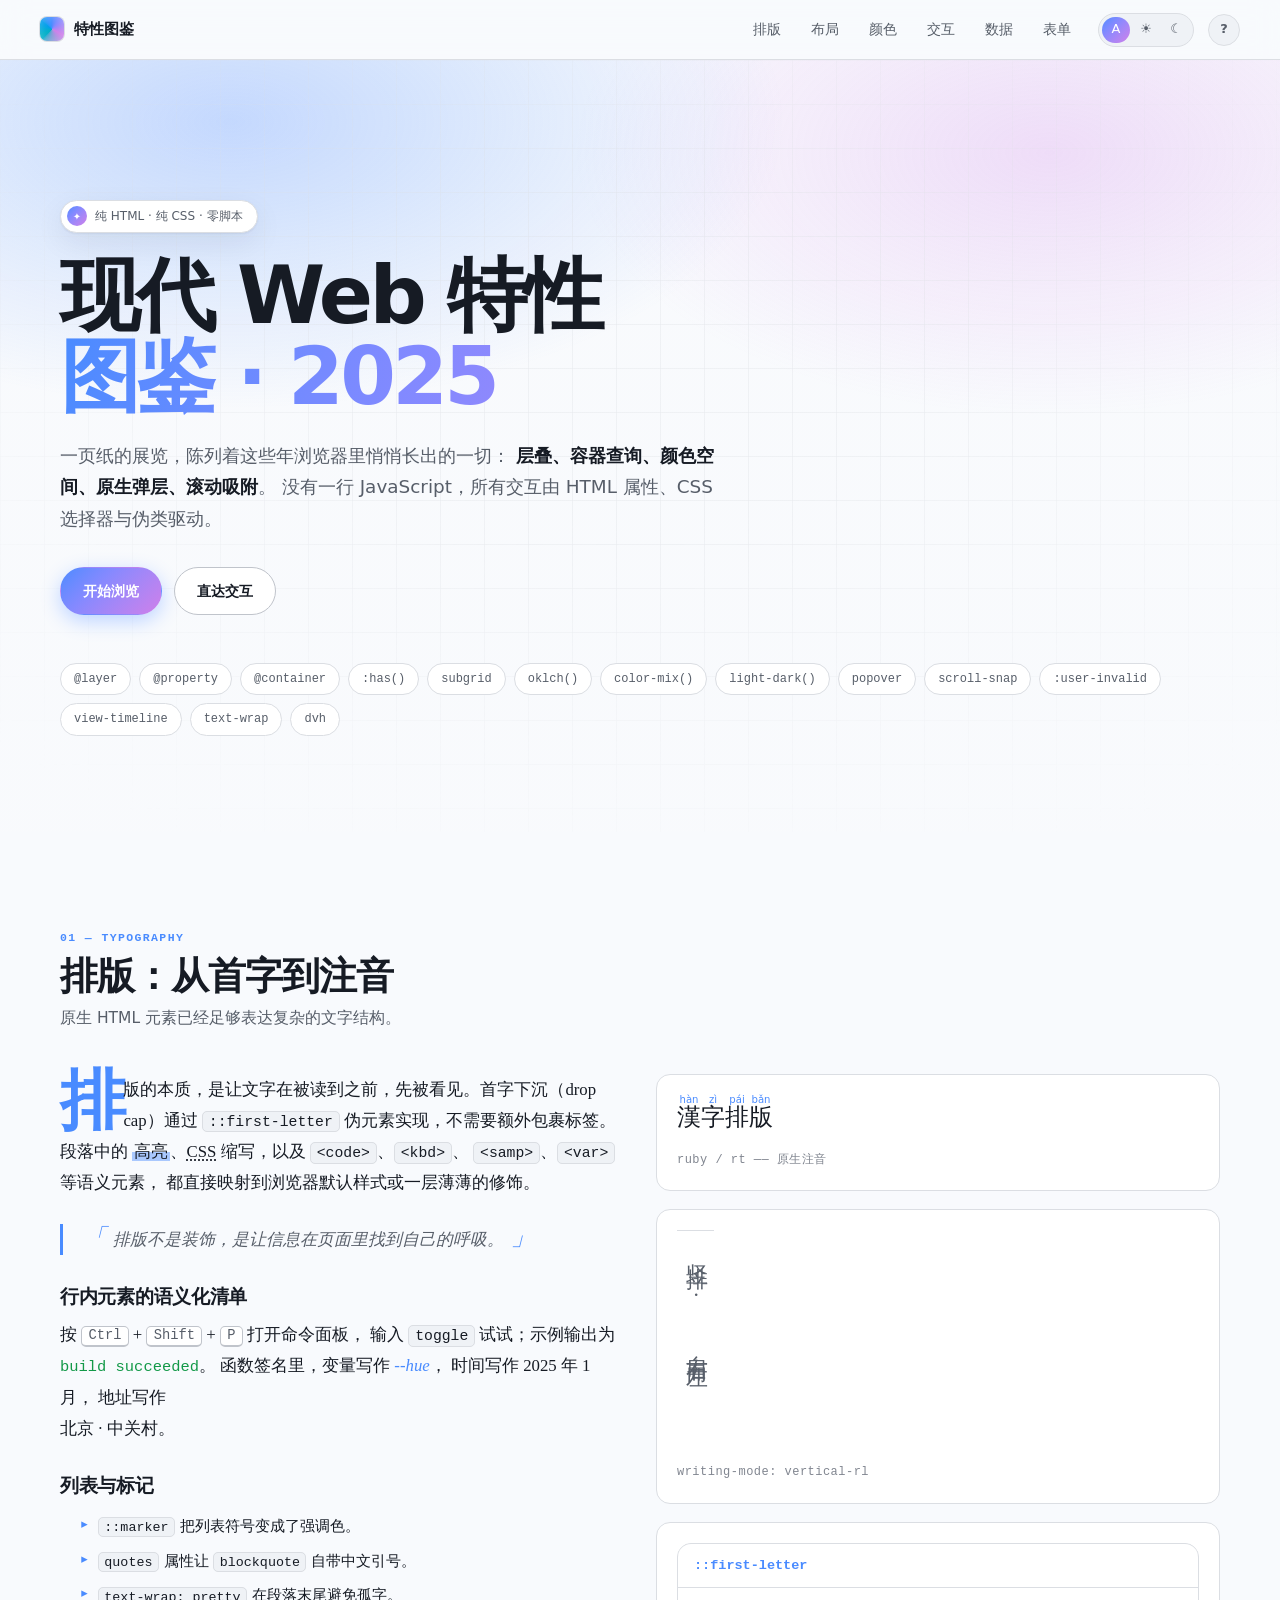
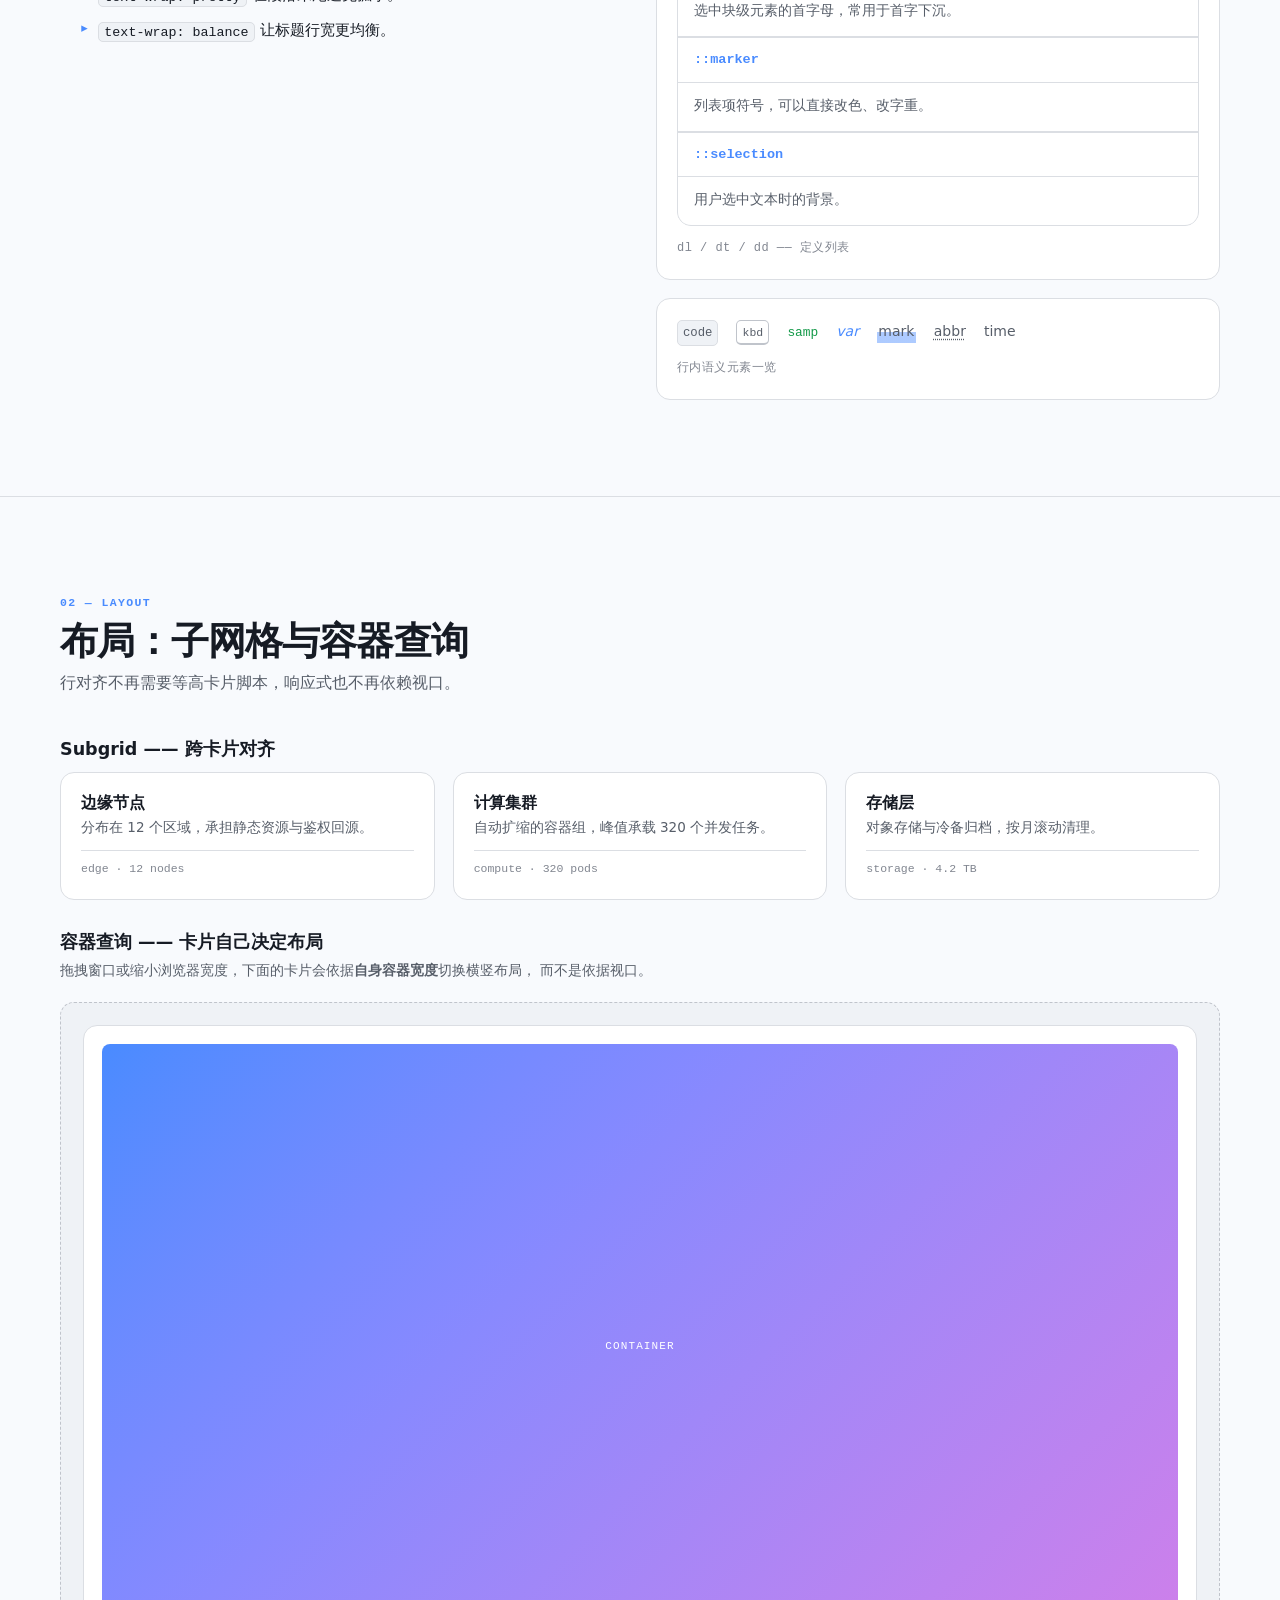
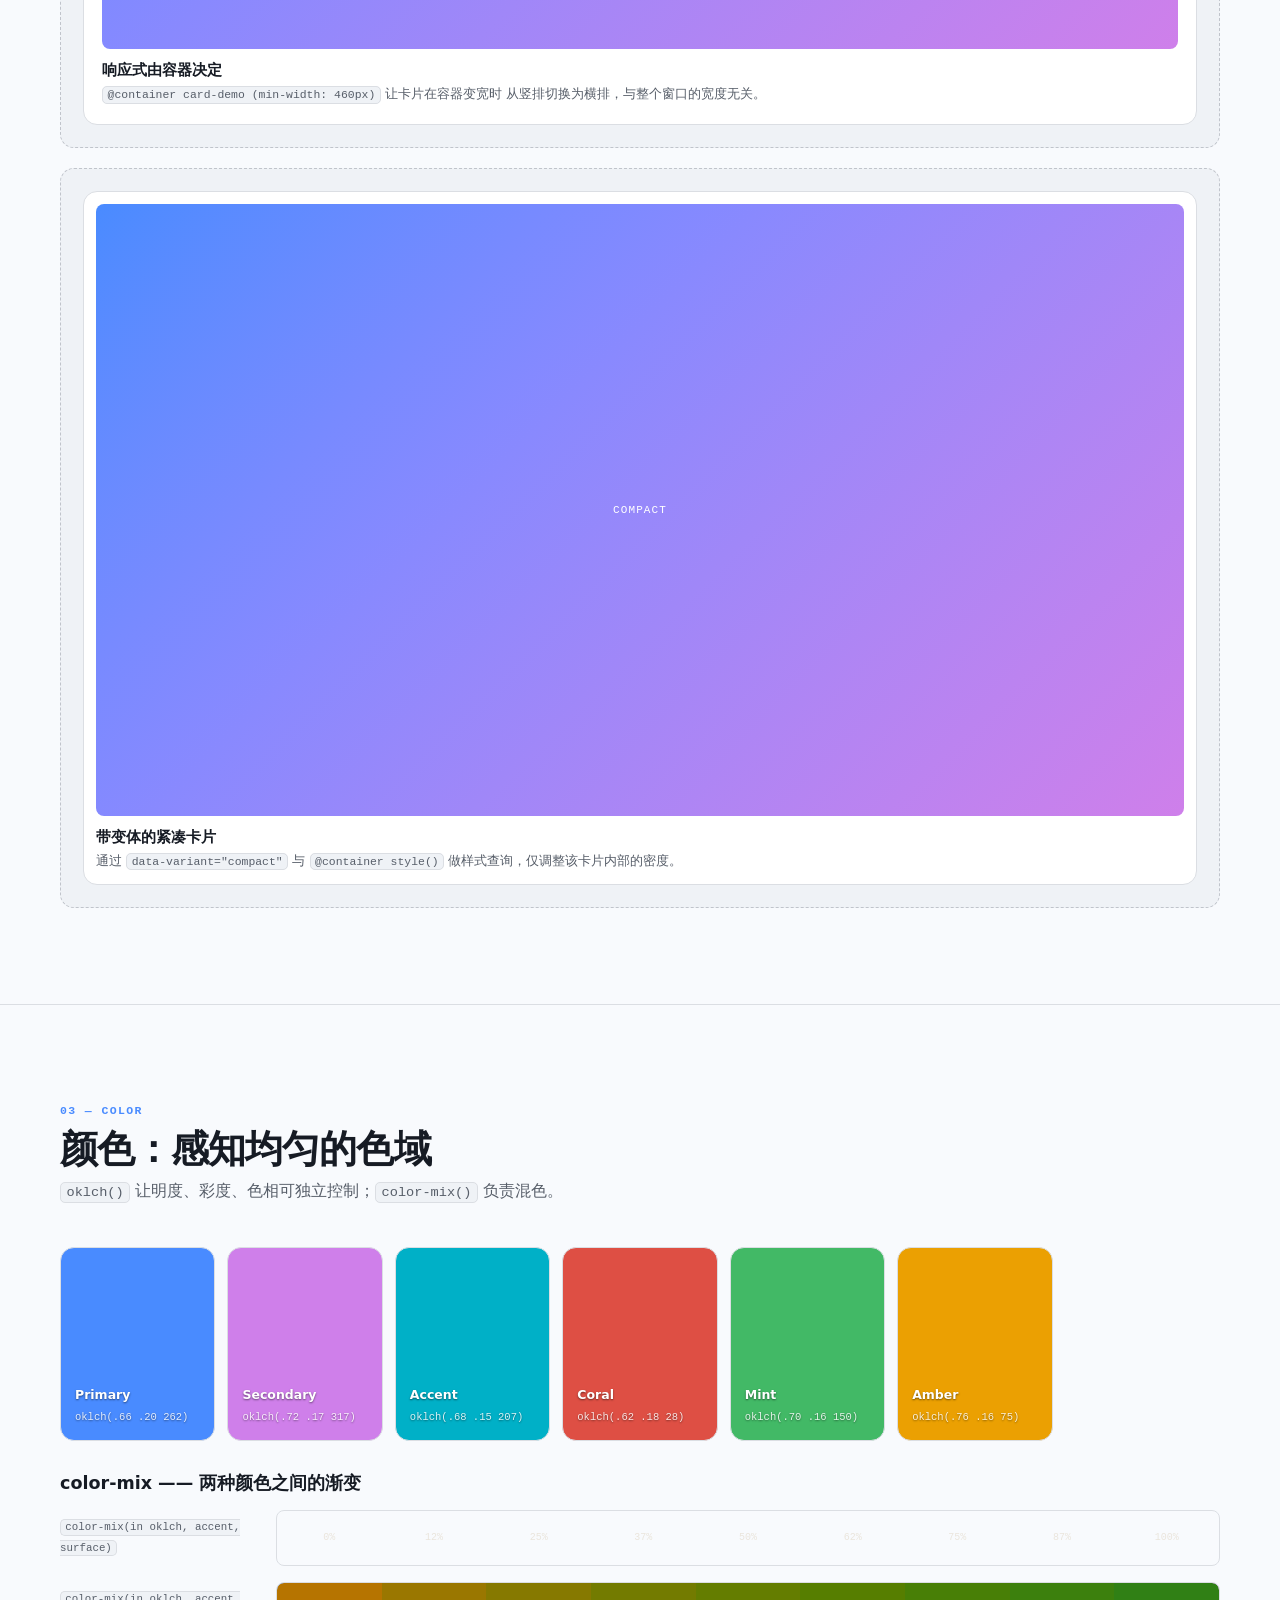
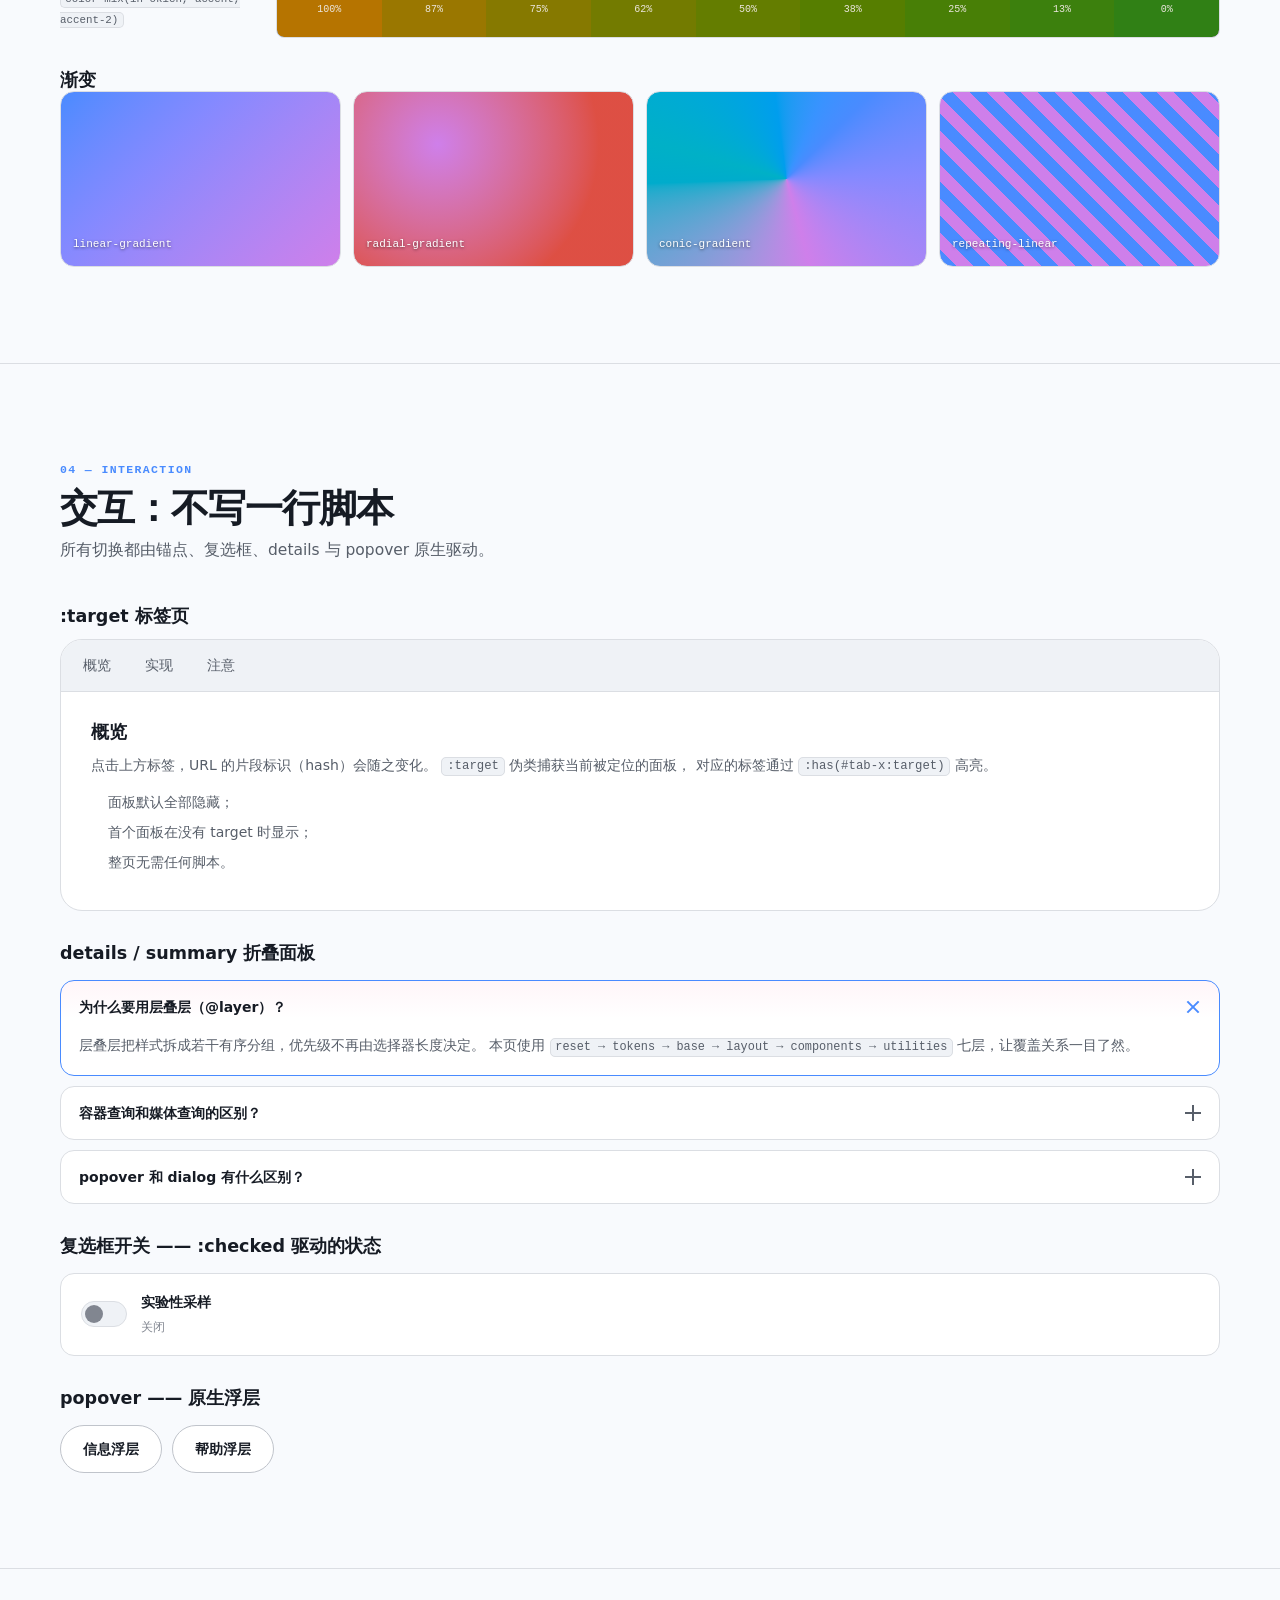
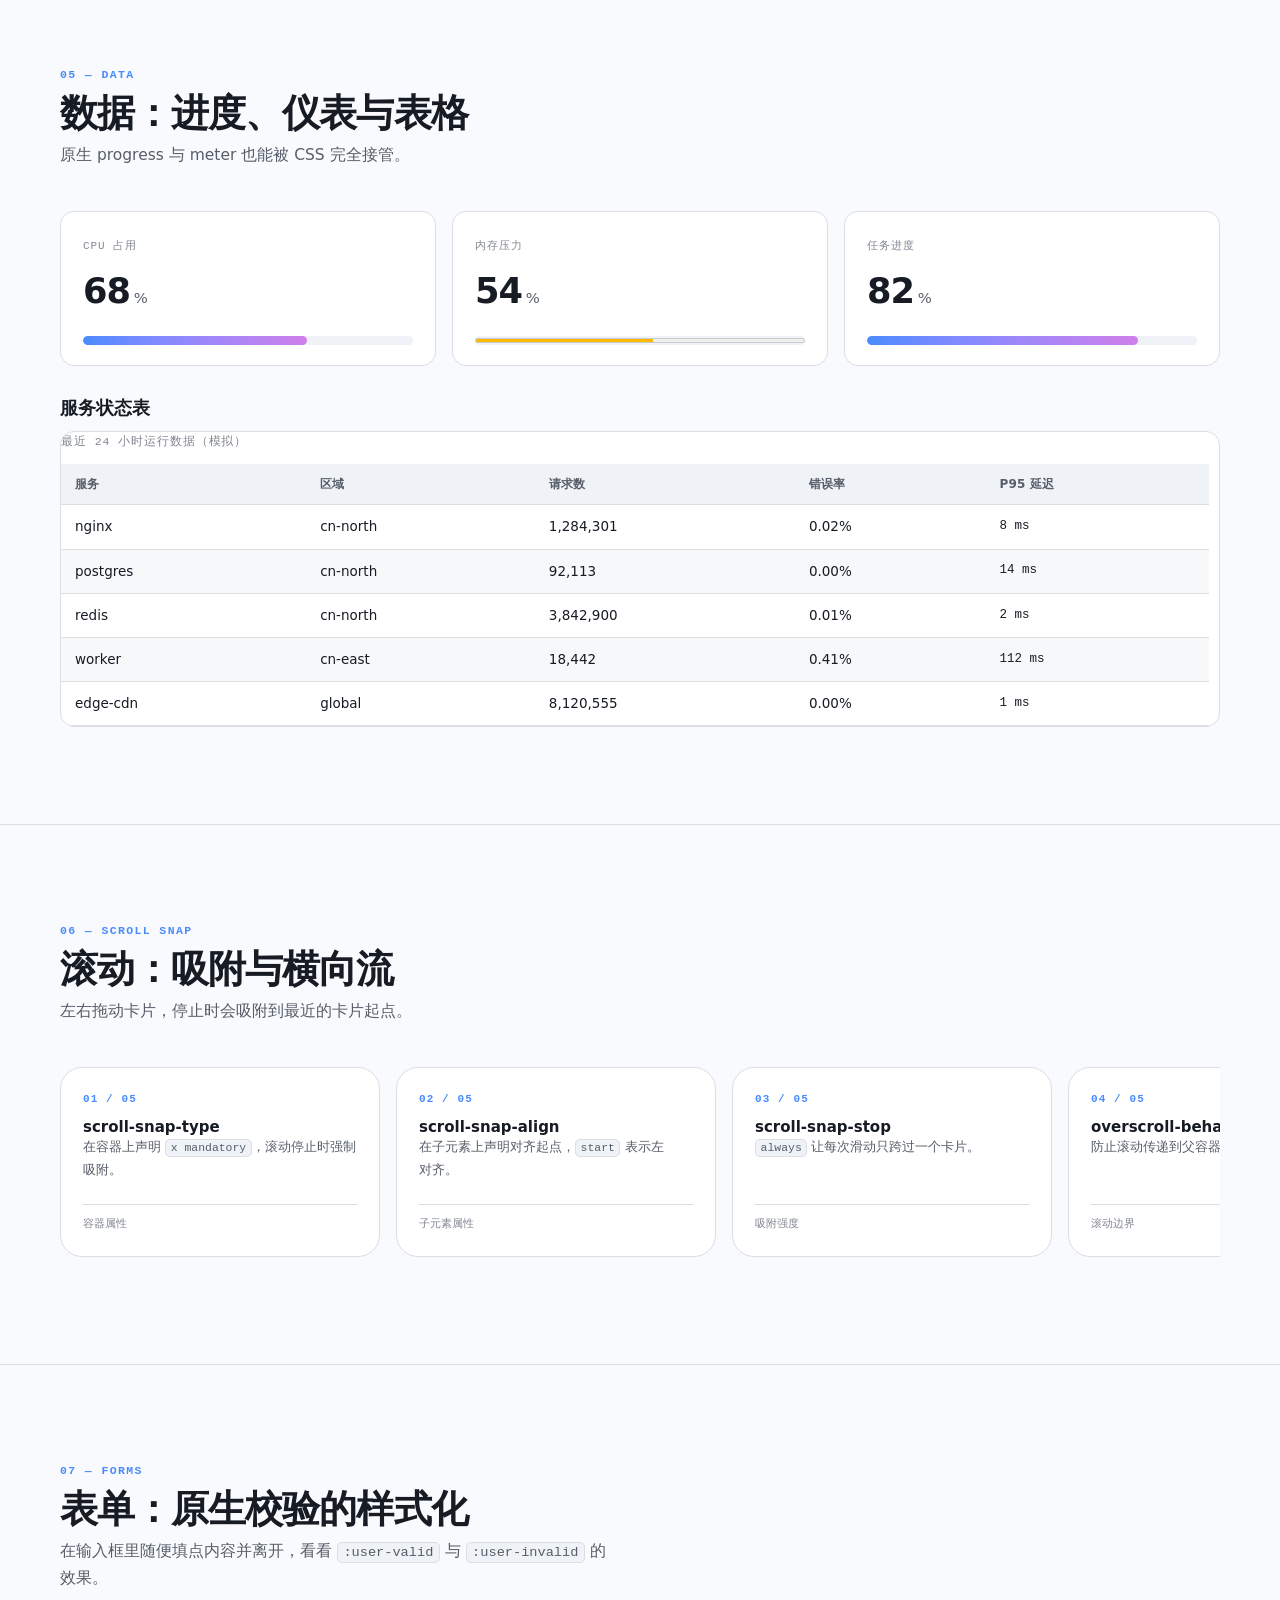
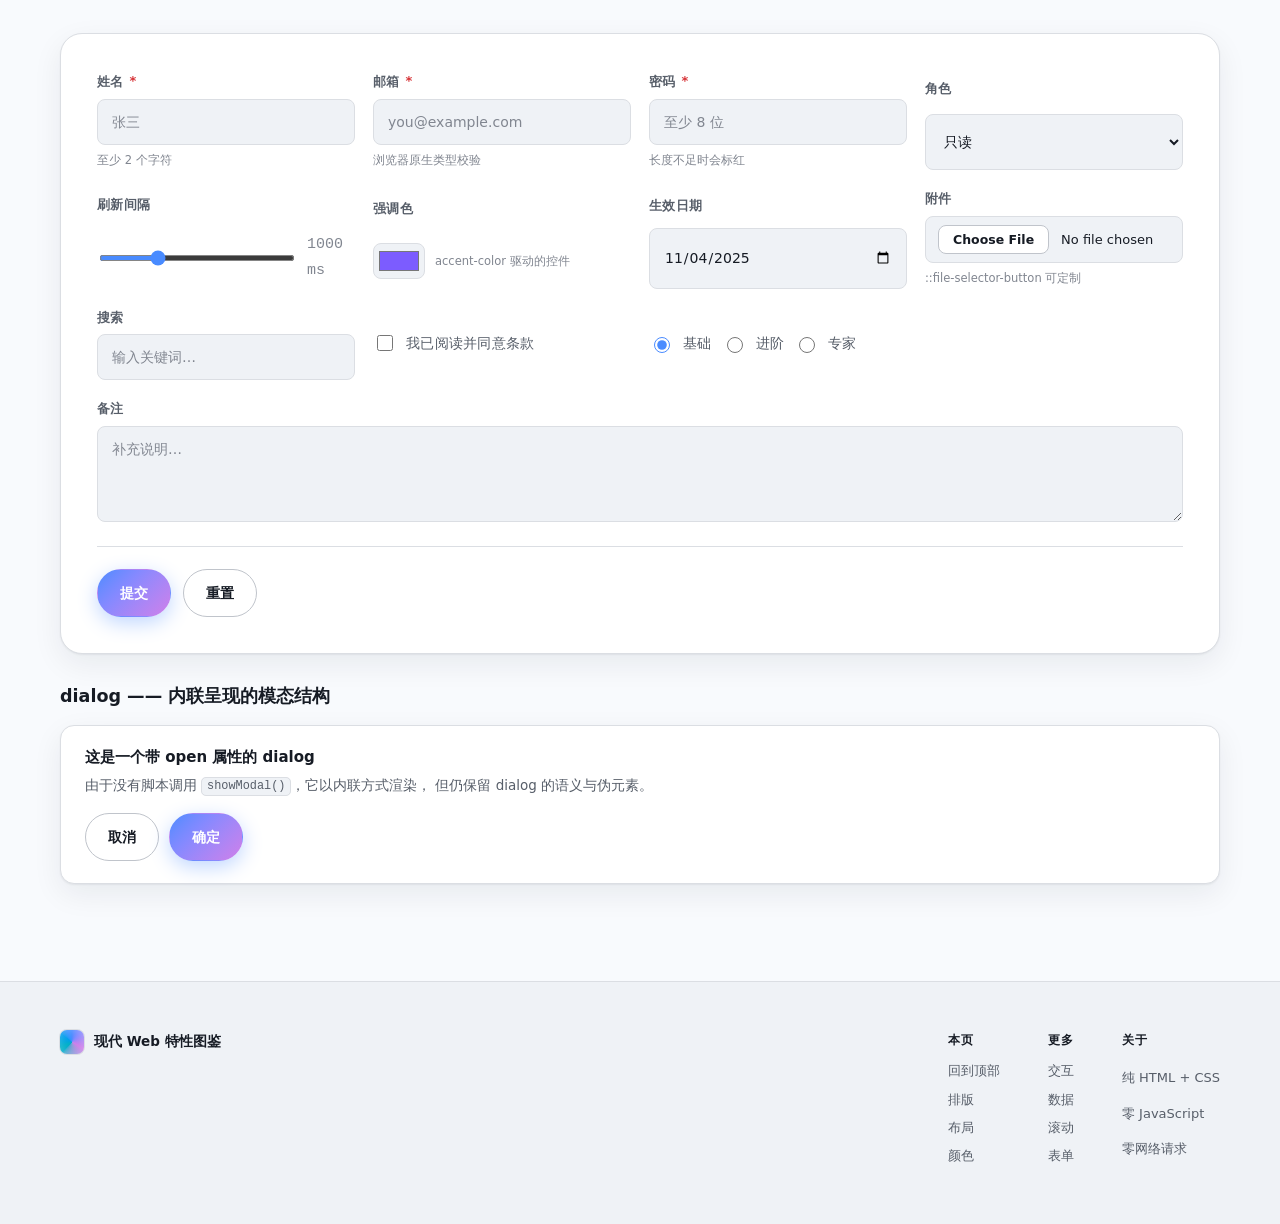
<file: tests/user-dev-tests/纯HTML与CSS示例2.html>
<!DOCTYPE html>
<html lang="zh-CN">
<head>
<meta charset="UTF-8">
<meta name="viewport" content="width=device-width, initial-scale=1">
<meta name="color-scheme" content="light dark">
<meta name="description" content="现代 Web 特性图鉴 —— 纯 HTML 与 CSS 的展示页">
<title>现代 Web 特性图鉴 · 2025</title>
<style>
/* ══════════════════════════════════════════════════════════════════
   CSS 分层：reset → tokens → base → layout → components → utilities
   ══════════════════════════════════════════════════════════════════ */
@layer reset, tokens, base, layout, components, utilities;

/* ─────────────────────────────────────────────────────────────────
   RESET
   ───────────────────────────────────────────────────────────────── */
@layer reset {
  *, *::before, *::after { box-sizing: border-box; }

  :where(html, body, h1, h2, h3, h4, h5, h6, p, ul, ol, dl, dt, dd,
         figure, blockquote, pre, fieldset) {
    margin: 0;
    padding: 0;
  }

  ul, ol { list-style: none; }
  fieldset { border: 0; }
  img, svg, video, canvas { display: block; max-width: 100%; }

  button, input, select, textarea, output { font: inherit; color: inherit; }
  button { background: none; border: none; cursor: pointer; }
  a { color: inherit; text-decoration: none; }

  html {
    -webkit-text-size-adjust: 100%;
    text-size-adjust: 100%;
    scroll-behavior: smooth;
    scroll-padding-block-start: 68px;
    interpolate-size: allow-keywords;
  }

  :focus-visible {
    outline: 2px solid var(--accent);
    outline-offset: 3px;
    border-radius: 4px;
  }

  ::selection {
    background: color-mix(in oklch, var(--accent) 55%, transparent);
    color: var(--text);
  }
}

/* ─────────────────────────────────────────────────────────────────
   TOKENS
   ───────────────────────────────────────────────────────────────── */
@layer tokens {

  /* @property：让自定义属性拥有类型，可被动画插值 */
  @property --hue {
    syntax: '<number>';
    inherits: true;
    initial-value: 262;
  }

  @property --spin {
    syntax: '<angle>';
    inherits: false;
    initial-value: 0deg;
  }

  @property --fill {
    syntax: '<percentage>';
    inherits: false;
    initial-value: 0%;
  }

  :root {
    /* 主题模式：默认跟随系统，通过 :has 覆盖 */
    color-scheme: light dark;

    /* 主色相 —— 用一个数字驱动整套配色 */
    --hue: 262;

    --accent:   oklch(0.66 0.20 var(--hue));
    --accent-2: oklch(0.72 0.17 calc(var(--hue) + 55));
    --accent-3: oklch(0.68 0.15 calc(var(--hue) - 55));

    /* light-dark() 随 color-scheme 自动切换 */
    --bg:      light-dark(oklch(0.985 0.004 260), oklch(0.135 0.012 262));
    --bg-2:    light-dark(oklch(0.96  0.006 260), oklch(0.175 0.015 262));
    --surface: light-dark(oklch(1 0 0),            oklch(0.19  0.017 262));
    --surface-2: light-dark(oklch(0.97 0.005 260), oklch(0.22  0.018 262));
    --border:  light-dark(oklch(0.90 0.007 260),  oklch(0.30  0.020 262));
    --border-2: light-dark(oklch(0.82 0.010 260), oklch(0.38  0.024 262));
    --text:    light-dark(oklch(0.22 0.020 262),  oklch(0.95  0.006 260));
    --muted:   light-dark(oklch(0.48 0.020 262),  oklch(0.70  0.018 262));
    --dim:     light-dark(oklch(0.62 0.015 262),  oklch(0.52  0.020 262));

    --ok:   light-dark(oklch(0.60 0.16 150), oklch(0.72 0.17 150));
    --warn: light-dark(oklch(0.68 0.16  75), oklch(0.80 0.16  75));
    --err:  light-dark(oklch(0.58 0.20  25), oklch(0.70 0.20  25));

    --radius-s: 8px;
    --radius-m: 14px;
    --radius-l: 22px;

    --shadow:
      0 1px 2px light-dark(rgb(20 24 40 / .06), rgb(0 0 0 / .45)),
      0 10px 30px light-dark(rgb(20 24 40 / .07), rgb(0 0 0 / .45));

    --font-sans: 'Inter', system-ui, -apple-system, 'Segoe UI',
                 'PingFang SC', 'Hiragino Sans GB', 'Microsoft YaHei', sans-serif;
    --font-serif: 'Iowan Old Style', 'Palatino Linotype', 'Songti SC',
                  'STSong', Georgia, 'Times New Roman', serif;
    --font-mono: ui-monospace, 'SF Mono', 'Cascadia Code', 'Menlo',
                 Consolas, 'Liberation Mono', monospace;

    --header-h: 60px;
    --content-w: 1160px;
  }

  /* 三态主题开关：通过 :has 检测选中状态 */
  :root:has(#theme-light:checked) { color-scheme: light; }
  :root:has(#theme-dark:checked)  { color-scheme: dark;  }
}

/* ─────────────────────────────────────────────────────────────────
   BASE
   ───────────────────────────────────────────────────────────────── */
@layer base {
  body {
    font-family: var(--font-sans);
    font-size: 15px;
    line-height: 1.72;
    background: var(--bg);
    color: var(--text);
    transition: background .35s, color .35s;
    overflow-x: hidden;
  }

  h1, h2, h3, h4 {
    line-height: 1.2;
    text-wrap: balance;
  }

  p { text-wrap: pretty; }

  code, kbd, samp, pre { font-family: var(--font-mono); font-size: .92em; }

  code {
    padding: .12em .4em;
    border-radius: 5px;
    background: var(--bg-2);
    border: 1px solid var(--border);
    font-size: .88em;
  }

  kbd {
    padding: .1em .45em;
    border-radius: 5px;
    border: 1px solid var(--border-2);
    border-block-end-width: 2px;
    background: var(--surface);
    font-size: .82em;
    color: var(--muted);
  }

  samp { color: var(--ok); }
  var  { color: var(--accent); font-style: italic; }
  mark {
    background: linear-gradient(transparent 55%, color-mix(in oklch, var(--accent) 45%, transparent) 55%);
    color: inherit;
    padding: 0 .1em;
  }

  abbr[title] {
    text-decoration: underline dotted;
    text-underline-offset: 3px;
    cursor: help;
  }

  ::marker { color: var(--accent); font-weight: 600; }

  /* 滚动条 */
  * { scrollbar-width: thin; scrollbar-color: var(--border-2) transparent; }
  ::-webkit-scrollbar { width: 10px; height: 10px; }
  ::-webkit-scrollbar-thumb {
    background: var(--border-2);
    border-radius: 10px;
    border: 2px solid var(--bg);
  }
  ::-webkit-scrollbar-track { background: transparent; }

  .sr-only {
    position: absolute;
    width: 1px; height: 1px;
    padding: 0; margin: -1px;
    overflow: hidden;
    clip-path: inset(50%);
    white-space: nowrap;
    border: 0;
  }

  .skip-link {
    position: fixed;
    inset-block-start: 8px;
    inset-inline-start: 8px;
    z-index: 999;
    padding: 10px 18px;
    background: var(--accent);
    color: #fff;
    border-radius: var(--radius-s);
    font-weight: 600;
    translate: 0 -200%;
    transition: translate .2s;
  }
  .skip-link:focus-visible { translate: 0 0; }
}

/* ─────────────────────────────────────────────────────────────────
   LAYOUT
   ───────────────────────────────────────────────────────────────── */
@layer layout {

  /* ---------- 顶部导航 ---------- */
  .site-header {
    position: sticky;
    inset-block-start: 0;
    z-index: 50;
    display: flex;
    align-items: center;
    gap: 14px;
    height: var(--header-h);
    padding-inline: clamp(16px, 4vw, 40px);
    background: color-mix(in oklch, var(--bg) 82%, transparent);
    border-block-end: 1px solid var(--border);
    backdrop-filter: blur(14px) saturate(1.4);
    -webkit-backdrop-filter: blur(14px) saturate(1.4);
    view-transition-name: site-header;
  }

  @supports not (backdrop-filter: blur(4px)) {
    .site-header { background: var(--bg); }
  }

  .brand {
    display: flex;
    align-items: center;
    gap: 10px;
    font-weight: 700;
    letter-spacing: -.01em;
    margin-inline-end: auto;
    font-size: 15px;
  }

  .brand-mark {
    width: 24px;
    height: 24px;
    border-radius: 7px;
    background:
      conic-gradient(from var(--spin),
        var(--accent), var(--accent-2), var(--accent-3), var(--accent));
    animation: spin-mark 9s linear infinite;
    box-shadow: 0 0 0 1px var(--border), inset 0 0 10px rgb(255 255 255 / .25);
  }

  @keyframes spin-mark { to { --spin: 360deg; } }

  .site-nav {
    display: flex;
    gap: 4px;
    flex-wrap: wrap;
  }

  .site-nav a {
    padding: 6px 13px;
    border-radius: 999px;
    font-size: 13.5px;
    color: var(--muted);
    transition: color .2s, background .2s;

    &:hover { color: var(--text); background: var(--bg-2); }
  }

  .theme-switch {
    display: flex;
    gap: 2px;
    padding: 3px;
    border: 1px solid var(--border);
    border-radius: 999px;
    background: var(--bg-2);
  }

  .theme-switch label {
    width: 28px;
    height: 26px;
    display: grid;
    place-items: center;
    border-radius: 999px;
    font-size: 13px;
    color: var(--muted);
    cursor: pointer;
    transition: color .2s, background .2s;
    user-select: none;

    &:hover { color: var(--text); }
  }

  /* 选中态高亮：依靠 :has 检测根节点的 radio */
  :root:has(#theme-auto:checked)  label[for="theme-auto"],
  :root:has(#theme-light:checked) label[for="theme-light"],
  :root:has(#theme-dark:checked)  label[for="theme-dark"] {
    color: #fff;
    background: linear-gradient(135deg, var(--accent), var(--accent-2));
  }

  .icon-btn {
    width: 32px;
    height: 32px;
    display: grid;
    place-items: center;
    border: 1px solid var(--border);
    border-radius: 50%;
    background: var(--bg-2);
    font-size: 13px;
    font-weight: 700;
    color: var(--muted);
    transition: color .2s, border-color .2s;

    &:hover { color: var(--accent); border-color: var(--accent); }
  }

  /* ---------- 内容容器 ---------- */
  .wrap {
    width: min(100% - 2 * clamp(16px, 4vw, 40px), var(--content-w));
    margin-inline: auto;
  }

  .section {
    padding-block: clamp(48px, 8vw, 96px);
    scroll-margin-block-start: var(--header-h);
    container-type: inline-size;
    container-name: section;

    & + .section { border-block-start: 1px solid var(--border); }
  }

  /* ---------- 区块标题 ---------- */
  .section-head {
    display: grid;
    gap: 6px;
    margin-block-end: clamp(24px, 4vw, 42px);
    max-width: 62ch;

    & .kicker {
      font-family: var(--font-mono);
      font-size: 11.5px;
      letter-spacing: .12em;
      text-transform: uppercase;
      color: var(--accent);
      font-weight: 600;
    }

    & h2 {
      font-size: clamp(1.6rem, 3.4vw, 2.35rem);
      letter-spacing: -.025em;
    }

    & p {
      color: var(--muted);
      font-size: 15.5px;
    }
  }

  /* ---------- 页脚 ---------- */
  .site-footer {
    padding-block: 48px 56px;
    border-block-start: 1px solid var(--border);
    background: var(--bg-2);
    color: var(--muted);
    font-size: 13.5px;

    & .wrap {
      display: flex;
      flex-wrap: wrap;
      gap: 22px;
      align-items: start;
    }

    & .footer-brand {
      display: flex;
      align-items: center;
      gap: 10px;
      font-weight: 700;
      color: var(--text);
      margin-inline-end: auto;
    }

    & .footer-cols {
      display: flex;
      flex-wrap: wrap;
      gap: 48px;
    }

    & .footer-col {
      display: grid;
      gap: 6px;

      & strong {
        color: var(--text);
        font-size: 12px;
        letter-spacing: .06em;
        text-transform: uppercase;
        margin-block-end: 4px;
      }

      & a {
        font-size: 13px;
        color: var(--muted);
        transition: color .18s;

        &:hover { color: var(--accent); }
      }
    }
  }
}

/* ─────────────────────────────────────────────────────────────────
   COMPONENTS
   ───────────────────────────────────────────────────────────────── */
@layer components {

  /* ═══════════ 1. 封面 ═══════════ */
  .hero {
    position: relative;
    padding-block: clamp(64px, 12vw, 140px) clamp(48px, 8vw, 96px);
    overflow: clip;
    isolation: isolate;

    /* 背景网格 + 光斑：多层背景 */
    background:
      radial-gradient(70% 60% at 18% 8%, color-mix(in oklch, var(--accent) 30%, transparent), transparent 62%),
      radial-gradient(60% 55% at 82% 12%, color-mix(in oklch, var(--accent-2) 24%, transparent), transparent 62%),
      linear-gradient(var(--bg), var(--bg));

    /* 网格线 */
    &::before {
      content: "";
      position: absolute;
      inset: 0;
      z-index: -1;
      background-image:
        linear-gradient(to right, color-mix(in oklch, var(--border) 55%, transparent) 1px, transparent 1px),
        linear-gradient(to bottom, color-mix(in oklch, var(--border) 55%, transparent) 1px, transparent 1px);
      background-size: 44px 44px;
      mask-image: radial-gradient(70% 70% at 50% 40%, #000 30%, transparent 100%);
      opacity: .6;
    }
  }

  .hero-badge {
    display: inline-flex;
    align-items: center;
    gap: 8px;
    padding: 5px 14px 5px 6px;
    border-radius: 999px;
    border: 1px solid var(--border);
    background: var(--surface);
    font-size: 12px;
    color: var(--muted);
    margin-block-end: 22px;
    box-shadow: var(--shadow);

    & .badge-dot {
      width: 20px;
      height: 20px;
      border-radius: 50%;
      display: grid;
      place-items: center;
      font-size: 10px;
      color: #fff;
      background: linear-gradient(135deg, var(--accent), var(--accent-2));
    }
  }

  .hero-title {
    font-size: clamp(2.4rem, 7.2vw, 5rem);
    letter-spacing: -.045em;
    line-height: 1.02;
    margin-block-end: 22px;

    & .line {
      display: block;
    }

    & .gradient {
      background: linear-gradient(105deg,
        var(--accent) 0%,
        var(--accent-2) 45%,
        var(--accent-3) 100%);
      background-size: 200% 100%;
      -webkit-background-clip: text;
      background-clip: text;
      color: transparent;
      -webkit-text-fill-color: transparent;
      animation: gradient-shift 9s ease-in-out infinite;
    }
  }

  @keyframes gradient-shift {
    0%, 100% { background-position: 0% 50%; }
    50%      { background-position: 100% 50%; }
  }

  .hero-lead {
    max-width: 56ch;
    font-size: clamp(1rem, 1.8vw, 1.15rem);
    color: var(--muted);
    margin-block-end: 32px;

    & strong { color: var(--text); font-weight: 600; }
  }

  .hero-actions {
    display: flex;
    flex-wrap: wrap;
    gap: 12px;
    margin-block-end: 48px;
  }

  .btn {
    display: inline-flex;
    align-items: center;
    gap: 8px;
    padding: 11px 22px;
    border-radius: 999px;
    font-size: 14px;
    font-weight: 600;
    border: 1px solid transparent;
    transition: transform .15s, filter .2s, border-color .2s, background .2s;

    &:active { transform: scale(.97); }

    &.primary {
      color: #fff;
      background: linear-gradient(135deg, var(--accent), var(--accent-2));
      box-shadow: 0 6px 20px color-mix(in oklch, var(--accent) 35%, transparent);

      &:hover { filter: brightness(1.08); }
    }

    &.secondary {
      color: var(--text);
      border-color: var(--border-2);
      background: var(--surface);

      &:hover {
        border-color: var(--accent);
        color: var(--accent);
      }
    }
  }

  /* 特性胶囊墙 */
  .chip-wall {
    display: flex;
    flex-wrap: wrap;
    gap: 8px;
  }

  .chip {
    padding: 5px 13px;
    border-radius: 999px;
    font-size: 12px;
    font-family: var(--font-mono);
    color: var(--muted);
    background: var(--surface);
    border: 1px solid var(--border);
    transition: color .18s, border-color .18s, transform .18s;

    &:hover {
      color: var(--accent);
      border-color: var(--accent);
      transform: translateY(-2px);
    }
  }

  /* ═══════════ 2. 排版 ═══════════ */
  .type-grid {
    display: grid;
    grid-template-columns: repeat(auto-fit, minmax(min(100%, 300px), 1fr));
    gap: clamp(18px, 3vw, 32px);
    align-items: start;
  }

  .prose {
    font-family: var(--font-serif);
    font-size: 1.05rem;
    line-height: 1.85;
    color: var(--text);

    & p + p { margin-block-start: 1.1em; }

    /* 首字下沉 */
    & .drop-cap::first-letter {
      float: inline-start;
      font-family: var(--font-sans);
      font-size: 3.9em;
      line-height: .82;
      font-weight: 800;
      padding-inline-end: .1em;
      padding-block-start: .06em;
      color: var(--accent);
      letter-spacing: -.04em;
    }

    & h3 {
      font-family: var(--font-sans);
      font-size: 1.18rem;
      margin-block: 1.6em .6em;
      letter-spacing: -.015em;
    }

    & blockquote {
      margin-block: 1.5em;
      padding-inline-start: 1.2em;
      border-inline-start: 3px solid var(--accent);
      color: var(--muted);
      font-style: italic;
      quotes: "「" "」" "『" "』";

      &::before {
        content: open-quote;
        color: var(--accent);
        font-size: 1.4em;
        line-height: 0;
        margin-inline-end: 2px;
      }

      &::after {
        content: close-quote;
        color: var(--accent);
        font-size: 1.4em;
        line-height: 0;
        margin-inline-start: 2px;
      }
    }

    & ul {
      margin-block: 1em;
      padding-inline-start: 1.4em;
      font-family: var(--font-sans);
      font-size: .95rem;

      & > li {
        list-style: none;
        position: relative;
        padding-inline-start: 1.1em;
        margin-block-end: .4em;

        &::before {
          content: "▸";
          position: absolute;
          inset-inline-start: 0;
          color: var(--accent);
          font-size: .85em;
        }
      }
    }
  }

  /* 词条卡片 */
  .glossary {
    display: grid;
    gap: 1px;
    background: var(--border);
    border: 1px solid var(--border);
    border-radius: var(--radius-m);
    overflow: hidden;

    & dt {
      padding: 10px 16px;
      background: var(--surface);
      font-weight: 600;
      font-size: 13.5px;
      font-family: var(--font-mono);
      color: var(--accent);
    }

    & dd {
      padding: 10px 16px 14px;
      background: var(--surface);
      font-size: 14px;
      color: var(--muted);
      margin-inline-start: 0;

      & + dt { border-block-start: 1px solid var(--border); }
    }
  }

  /* Ruby 注音 + 竖排示例 */
  .type-figures {
    display: grid;
    gap: 18px;

    & figure {
      padding: 20px;
      background: var(--surface);
      border: 1px solid var(--border);
      border-radius: var(--radius-m);
    }

    & figcaption {
      margin-block-start: 12px;
      font-size: 12px;
      font-family: var(--font-mono);
      color: var(--dim);
      letter-spacing: .04em;
    }
  }

  ruby {
    font-size: 1.5rem;
    ruby-position: over;

    & rt {
      font-size: .42em;
      color: var(--accent);
      font-family: var(--font-sans);
      font-weight: 500;
    }
  }

  .vertical-text {
    writing-mode: vertical-rl;
    text-orientation: upright;
    font-family: var(--font-serif);
    font-size: 1.35rem;
    letter-spacing: .18em;
    height: 220px;
    color: var(--muted);
    border-inline-start: 1px solid var(--border);
    padding-inline-start: 16px;
  }

  .inline-demo {
    display: flex;
    flex-wrap: wrap;
    gap: 10px 18px;
    align-items: baseline;
    font-size: 14px;
    color: var(--muted);
  }

  /* ═══════════ 3. 布局 ═══════════ */
  .card {
    padding: clamp(18px, 2.6vw, 28px);
    background: var(--surface);
    border: 1px solid var(--border);
    border-radius: var(--radius-l);
    box-shadow: var(--shadow);
    transition: border-color .2s, transform .25s;

    &:hover {
      border-color: var(--border-2);
      transform: translateY(-2px);
    }
  }

  /* Subgrid 对齐演示 */
  .subgrid {
    display: grid;
    grid-template-columns: repeat(auto-fit, minmax(min(100%, 230px), 1fr));
    grid-template-rows: auto auto auto;
    gap: 18px;

    & .subgrid-item {
      grid-row: span 3;
      display: grid;
      grid-template-rows: subgrid;
      gap: 4px 0;
      padding: 20px;
      background: var(--surface);
      border: 1px solid var(--border);
      border-radius: var(--radius-m);
      transition: border-color .2s, background .2s;

      &:hover { border-color: var(--accent); }

      & h3 {
        font-size: 1rem;
        letter-spacing: -.01em;
      }

      & p {
        font-size: 13.5px;
        color: var(--muted);
        line-height: 1.65;
      }

      & span {
        font-family: var(--font-mono);
        font-size: 11.5px;
        color: var(--dim);
        padding-block-start: 8px;
        border-block-start: 1px solid var(--border);
        margin-block-start: 8px;
        align-self: end;
      }
    }
  }

  /* 容器查询演示 */
  .cq-host {
    container-type: inline-size;
    container-name: card-demo;
    padding: 22px;
    border: 1px dashed var(--border-2);
    border-radius: var(--radius-m);
    background: var(--bg-2);
    margin-block-start: 20px;

    & .cq-card {
      display: grid;
      grid-template-columns: 1fr;
      gap: 12px;
      padding: 18px;
      background: var(--surface);
      border: 1px solid var(--border);
      border-radius: var(--radius-m);
      transition: all .3s;
    }

    & .cq-visual {
      aspect-ratio: 16 / 9;
      border-radius: var(--radius-s);
      background: linear-gradient(135deg, var(--accent), var(--accent-2));
      display: grid;
      place-items: center;
      color: #fff;
      font-family: var(--font-mono);
      font-size: 11px;
      letter-spacing: .1em;
      text-transform: uppercase;
    }

    & .cq-body h4 {
      font-size: 15px;
      margin-block-end: 4px;
    }

    & .cq-body p {
      font-size: 13px;
      color: var(--muted);
    }
  }

  /* 宽容器：切换为横向布局 */
  @container card-demo (min-width: 460px) {
    .cq-card {
      grid-template-columns: 140px 1fr;
      align-items: center;
    }
  }

  /* 样式查询：卡片带 data-variant="compact" 时缩小 */
  .cq-card[data-variant="compact"] { padding: 12px; }

  @container card-demo style(--compact: true) {
    .cq-card { font-size: 13px; }
  }

  /* ═══════════ 4. 颜色 ═══════════ */
  .swatch-grid {
    display: grid;
    grid-template-columns: repeat(auto-fill, minmax(140px, 1fr));
    gap: 12px;

    & .swatch {
      aspect-ratio: 4 / 5;
      border-radius: var(--radius-m);
      padding: 14px;
      display: flex;
      flex-direction: column;
      justify-content: flex-end;
      font-family: var(--font-mono);
      font-size: 11px;
      color: #fff;
      text-shadow: 0 1px 2px rgb(0 0 0 / .5);
      border: 1px solid var(--border);
      transition: transform .2s;

      &:hover { transform: translateY(-4px) scale(1.02); }

      & strong {
        display: block;
        font-size: 12.5px;
        font-family: var(--font-sans);
        margin-block-end: 2px;
      }

      & span { opacity: .85; font-size: 10.5px; }
    }
  }

  /* 渐变展示 */
  .gradient-grid {
    display: grid;
    grid-template-columns: repeat(auto-fit, minmax(180px, 1fr));
    gap: 12px;

    & .grad {
      aspect-ratio: 16 / 10;
      border-radius: var(--radius-m);
      border: 1px solid var(--border);
      display: grid;
      place-items: end start;
      padding: 12px;
      font-family: var(--font-mono);
      font-size: 11px;
      color: #fff;
      text-shadow: 0 1px 3px rgb(0 0 0 / .55);
    }
  }

  /* color-mix 演示 */
  .mix-bar {
    display: grid;
    grid-template-columns: repeat(9, 1fr);
    height: 56px;
    border-radius: var(--radius-s);
    overflow: hidden;
    border: 1px solid var(--border);

    & span {
      display: grid;
      place-items: center;
      font-family: var(--font-mono);
      font-size: 10px;
      color: var(--text);
      mix-blend-mode: difference;
      filter: invert(1);
    }
  }

  .mix-row {
    display: grid;
    grid-template-columns: minmax(0, 200px) 1fr;
    gap: 16px;
    align-items: center;
    margin-block-start: 16px;

    & .mix-label {
      font-family: var(--font-mono);
      font-size: 12px;
      color: var(--muted);

      & code { font-size: .9em; }
    }
  }

  @media (max-width: 560px) {
    .mix-row { grid-template-columns: 1fr; gap: 6px; }
  }

  /* ═══════════ 5. 交互 ═══════════ */
  .tabs {
    background: var(--surface);
    border: 1px solid var(--border);
    border-radius: var(--radius-l);
    overflow: hidden;

    & .tabs-nav {
      display: flex;
      flex-wrap: wrap;
      gap: 2px;
      padding: 6px;
      background: var(--bg-2);
      border-block-end: 1px solid var(--border);

      & a {
        padding: 8px 16px;
        border-radius: var(--radius-s);
        font-size: 13.5px;
        font-weight: 500;
        color: var(--muted);
        transition: color .18s, background .18s;

        &:hover { color: var(--text); background: color-mix(in oklch, var(--surface) 60%, transparent); }
      }

      /* 当前面板对应的标签高亮：靠 :target + :has 联动 */
      & a[href="#tab-1"] { ... }
    }

    & .tabs-body {
      padding: clamp(18px, 3vw, 30px);
      min-height: 180px;
    }

    & .tab-panel {
      display: none;
      animation: fade-up .3s cubic-bezier(.2,.8,.25,1);

      & h3 { font-size: 1.1rem; margin-block-end: 10px; }
      & p { color: var(--muted); font-size: 14px; margin-block-end: 12px; }
      & ul { padding-inline-start: 1.2em; color: var(--muted); font-size: 14px; }
      & ul li { margin-block-end: 6px; }
    }

    /* 默认显示第一个 */
    &:not(:has(.tab-panel:target)) .tab-panel:first-child { display: block; }
    & .tab-panel:target { display: block; }
  }

  /* 标签高亮：当某个面板被 target 时，对应标签变色 */
  .tabs:has(#tab-1:target) .tabs-nav a[href="#tab-1"],
  .tabs:has(#tab-2:target) .tabs-nav a[href="#tab-2"],
  .tabs:has(#tab-3:target) .tabs-nav a[href="#tab-3"] {
    color: #fff;
    background: linear-gradient(135deg, var(--accent), var(--accent-2));
  }

  @keyframes fade-up {
    from { opacity: 0; translate: 0 6px; }
    to   { opacity: 1; translate: 0 0; }
  }

  /* 折叠面板 */
  .accordion {
    display: grid;
    gap: 10px;
    margin-block-start: 16px;

    & details {
      background: var(--surface);
      border: 1px solid var(--border);
      border-radius: var(--radius-m);
      overflow: clip;
      transition: border-color .2s;

      &[open] {
        border-color: var(--accent);
        background: linear-gradient(180deg,
          color-mix(in oklch, var(--accent) 6%, var(--surface)),
          var(--surface) 40%);
      }

      & summary {
        padding: 14px 18px;
        font-size: 14px;
        font-weight: 600;
        cursor: pointer;
        display: flex;
        align-items: center;
        gap: 10px;
        list-style: none;

        &::-webkit-details-marker { display: none; }

        /* 加号 / 减号 */
        &::after {
          content: "";
          margin-inline-start: auto;
          width: 16px;
          height: 16px;
          background-image:
            linear-gradient(var(--muted), var(--muted)),
            linear-gradient(var(--muted), var(--muted));
          background-size: 100% 2px, 2px 100%;
          background-position: center;
          background-repeat: no-repeat;
          transition: transform .25s, background .25s;
        }
      }

      &[open] summary::after {
        transform: rotate(135deg);
        background-image:
          linear-gradient(var(--accent), var(--accent)),
          linear-gradient(var(--accent), var(--accent));
      }

      & .details-body {
        padding: 0 18px 16px;
        color: var(--muted);
        font-size: 13.5px;
        line-height: 1.8;
      }
    }
  }

  /* 复选框技巧：无需脚本的开关 */
  .toggle-demo {
    display: flex;
    align-items: center;
    gap: 14px;
    padding: 16px 20px;
    background: var(--surface);
    border: 1px solid var(--border);
    border-radius: var(--radius-m);
    margin-block-start: 16px;

    & input[type="checkbox"] {
      position: absolute;
      opacity: 0;
      pointer-events: none;
    }

    & label {
      position: relative;
      width: 46px;
      height: 26px;
      border-radius: 999px;
      background: var(--bg-2);
      border: 1px solid var(--border);
      cursor: pointer;
      transition: background .25s, border-color .25s;
      flex-shrink: 0;

      &::before {
        content: "";
        position: absolute;
        width: 18px;
        height: 18px;
        inset-block-start: 3px;
        inset-inline-start: 3px;
        border-radius: 50%;
        background: var(--dim);
        transition: transform .25s, background .25s;
      }
    }

    & input:checked + label {
      background: linear-gradient(135deg, var(--accent), var(--accent-2));
      border-color: transparent;

      &::before {
        transform: translateX(20px);
        background: #fff;
      }
    }

    & .toggle-text {
      font-size: 14px;
      color: var(--muted);

      & strong { color: var(--text); }
    }

    & .toggle-state { font-family: var(--font-mono); font-size: 12px; color: var(--dim); }
    & .toggle-state::before { content: "关闭"; }
    & input:checked ~ .toggle-text .toggle-state::before {
      content: "开启";
      color: var(--ok);
    }
  }

  /* Popover */
  .popover-demo {
    display: flex;
    flex-wrap: wrap;
    gap: 10px;
    margin-block-start: 16px;
  }

  [popover] {
    padding: 20px 22px;
    max-width: 340px;
    background: var(--surface);
    color: var(--text);
    border: 1px solid var(--border);
    border-radius: var(--radius-m);
    box-shadow: 0 20px 50px light-dark(rgb(20 24 40 / .18), rgb(0 0 0 / .6));
    font-size: 13.5px;
    line-height: 1.7;

    &::backdrop {
      background: light-dark(rgb(20 24 40 / .35), rgb(0 0 0 / .6));
    }

    & h4 { font-size: 15px; margin-block-end: 6px; }
    & p { color: var(--muted); margin-block-end: 14px; }
  }

  /* 入场动画 */
  @starting-style {
    [popover]:popover-open {
      opacity: 0;
      transform: translateY(-8px) scale(.96);
    }
  }

  [popover]:popover-open {
    opacity: 1;
    transform: translateY(0) scale(1);
    transition:
      opacity .25s,
      transform .25s,
      overlay .25s allow-discrete,
      display .25s allow-discrete;
  }

  /* ═══════════ 6. 数据 ═══════════ */
  .data-grid {
    display: grid;
    grid-template-columns: repeat(auto-fit, minmax(min(100%, 280px), 1fr));
    gap: 16px;
  }

  .stat {
    padding: 20px 22px;
    background: var(--surface);
    border: 1px solid var(--border);
    border-radius: var(--radius-m);

    & .stat-label {
      font-family: var(--font-mono);
      font-size: 11px;
      letter-spacing: .08em;
      text-transform: uppercase;
      color: var(--dim);
    }

    & .stat-value {
      font-size: clamp(1.6rem, 3vw, 2.2rem);
      font-weight: 700;
      letter-spacing: -.03em;
      font-variant-numeric: tabular-nums;
      margin-block: 4px 14px;

      & small {
        font-size: .42em;
        font-weight: 500;
        color: var(--muted);
        margin-inline-start: 4px;
      }
    }
  }

  /* progress / meter 自定义 */
  progress,
  meter {
    display: block;
    width: 100%;
    height: 9px;
    border: none;
    border-radius: 999px;
    background: var(--bg-2);
    overflow: hidden;
    accent-color: var(--accent);
  }

  progress::-webkit-progress-bar {
    background: var(--bg-2);
    border-radius: 999px;
  }

  progress::-webkit-progress-value {
    background: linear-gradient(90deg, var(--accent), var(--accent-2));
    border-radius: 999px;
  }

  progress::-moz-progress-bar {
    background: linear-gradient(90deg, var(--accent), var(--accent-2));
    border-radius: 999px;
  }

  /* 数据表 */
  .data-table {
    width: 100%;
    border-collapse: collapse;
    font-size: 13.5px;
    font-variant-numeric: tabular-nums;

    & caption {
      text-align: start;
      font-family: var(--font-mono);
      font-size: 11.5px;
      letter-spacing: .08em;
      text-transform: uppercase;
      color: var(--dim);
      padding-block-end: 12px;
    }

    & th, & td {
      padding: 10px 14px;
      text-align: start;
      border-block-end: 1px solid var(--border);
    }

    & th {
      font-size: 12px;
      font-weight: 600;
      color: var(--muted);
      letter-spacing: .02em;
      background: var(--bg-2);
    }

    & tbody tr {
      transition: background .15s;

      &:nth-child(even) { background: color-mix(in oklch, var(--bg-2) 55%, transparent); }
      &:hover { background: color-mix(in oklch, var(--accent) 8%, var(--surface)); }
    }

    & td:last-child { font-family: var(--font-mono); font-size: 12.5px; }
  }

  .table-wrap {
    overflow-x: auto;
    border: 1px solid var(--border);
    border-radius: var(--radius-m);
    background: var(--surface);
    scrollbar-gutter: stable;
  }

  /* ═══════════ 7. 滚动吸附 ═══════════ */
  .snap-scroller {
    display: flex;
    gap: 16px;
    overflow-x: auto;
    scroll-snap-type: x mandatory;
    scroll-padding-inline: 4px;
    overscroll-behavior-x: contain;
    padding-block-end: 12px;
    scrollbar-width: thin;

    & .snap-item {
      flex: 0 0 min(78vw, 320px);
      scroll-snap-align: start;
      scroll-snap-stop: always;
      min-height: 190px;
      padding: 22px;
      background: var(--surface);
      border: 1px solid var(--border);
      border-radius: var(--radius-l);
      display: grid;
      grid-template-rows: auto 1fr auto;
      gap: 10px;
      transition: border-color .2s, transform .2s;

      &:hover {
        border-color: var(--accent);
        transform: translateY(-3px);
      }

      & h4 { font-size: 15px; }
      & p { color: var(--muted); font-size: 13px; }

      & .snap-index {
        font-family: var(--font-mono);
        font-size: 11px;
        color: var(--accent);
        letter-spacing: .1em;
        font-weight: 600;
      }

      & .snap-foot {
        font-family: var(--font-mono);
        font-size: 11px;
        color: var(--dim);
        padding-block-start: 10px;
        border-block-start: 1px solid var(--border);
      }
    }

    &::-webkit-scrollbar { height: 8px; }
    &::-webkit-scrollbar-thumb { background: var(--border-2); border-radius: 8px; }
  }

  /* ═══════════ 8. 表单 ═══════════ */
  .form-card {
    padding: clamp(22px, 3vw, 36px);
    background: var(--surface);
    border: 1px solid var(--border);
    border-radius: var(--radius-l);
    box-shadow: var(--shadow);

    & .form-grid {
      display: grid;
      grid-template-columns: repeat(auto-fit, minmax(min(100%, 240px), 1fr));
      gap: 18px;
    }

    & .field {
      display: grid;
      gap: 6px;

      & label {
        font-size: 12.5px;
        font-weight: 600;
        letter-spacing: .02em;
        color: var(--muted);
        display: flex;
        align-items: center;
        gap: 6px;

        & .req {
          color: var(--err);
          font-size: 13px;
        }
      }

      & .hint {
        font-size: 11.5px;
        color: var(--dim);
      }

      & input,
      & select,
      & textarea {
        width: 100%;
        padding: 10px 14px;
        font-size: 14px;
        color: var(--text);
        background: var(--bg-2);
        border: 1px solid var(--border);
        border-radius: var(--radius-s);
        transition: border-color .2s, background .2s, box-shadow .2s;

        &::placeholder { color: var(--dim); }

        &:hover { border-color: var(--border-2); }

        &:focus {
          outline: none;
          border-color: var(--accent);
          background: var(--surface);
          box-shadow: 0 0 0 3px color-mix(in oklch, var(--accent) 22%, transparent);
        }

        /* 较新的表单伪类 */
        &:user-invalid {
          border-color: var(--err);
          box-shadow: 0 0 0 3px color-mix(in oklch, var(--err) 18%, transparent);
        }

        &:user-valid:not(:placeholder-shown) {
          border-color: var(--ok);
        }
      }

      & textarea { resize: vertical; min-height: 96px; }

      & .field-row {
        display: flex;
        gap: 10px;
        align-items: center;
      }

      & input[type="range"] {
        accent-color: var(--accent);
        padding: 0;
        height: 6px;
        background: transparent;
        border: none;
        cursor: pointer;
      }

      & input[type="color"] {
        padding: 3px;
        width: 52px;
        height: 36px;
        cursor: pointer;
      }

      & input[type="file"] {
        padding: 8px 12px;
        font-size: 13px;
        cursor: pointer;

        &::file-selector-button {
          margin-inline-end: 12px;
          padding: 6px 14px;
          font-size: 12.5px;
          font-weight: 600;
          font-family: var(--font-sans);
          color: var(--text);
          background: var(--surface);
          border: 1px solid var(--border-2);
          border-radius: var(--radius-s);
          cursor: pointer;
          transition: border-color .18s, color .18s;

          &:hover { border-color: var(--accent); color: var(--accent); }
        }
      }

      & input[type="checkbox"],
      & input[type="radio"] {
        accent-color: var(--accent);
        width: 16px;
        height: 16px;
        cursor: pointer;
      }

      &.check-field {
        display: flex;
        flex-direction: row;
        align-items: center;
        gap: 10px;
        font-size: 13.5px;
        color: var(--muted);

        & label {
          font-weight: 400;
          color: var(--muted);
          font-size: 13.5px;
        }
      }
    }

    & .form-actions {
      display: flex;
      flex-wrap: wrap;
      gap: 12px;
      margin-block-start: 24px;
      padding-block-start: 22px;
      border-block-start: 1px solid var(--border);
    }
  }

  /* 内联 dialog 展示 */
  .dialog-demo {
    margin-block-start: 18px;

    & dialog {
      position: static;
      display: block;
      width: 100%;
      max-width: 100%;
      padding: 22px 24px;
      background: var(--surface);
      color: var(--text);
      border: 1px solid var(--border);
      border-radius: var(--radius-m);
      box-shadow: var(--shadow);

      & h4 { font-size: 15px; margin-block-end: 8px; }
      & p { color: var(--muted); font-size: 13.5px; }

      & .dialog-actions {
        display: flex;
        gap: 10px;
        margin-block-start: 16px;
      }
    }
  }

  /* ═══════════ 9. 滚动驱动动画（可选增强） ═══════════ */
  @supports (animation-timeline: view()) {
    .reveal {
      animation: reveal-in linear both;
      animation-timeline: view();
      animation-range: entry 8% cover 28%;
    }

    @keyframes reveal-in {
      from { opacity: 0; translate: 0 40px; scale: .98; }
      to   { opacity: 1; translate: 0 0;    scale: 1; }
    }
  }
}

/* ─────────────────────────────────────────────────────────────────
   UTILITIES
   ───────────────────────────────────────────────────────────────── */
@layer utilities {
  .visually-hidden {
    position: absolute !important;
    width: 1px; height: 1px;
    overflow: hidden;
    clip-path: inset(50%);
    white-space: nowrap;
  }

  .mt-1 { margin-block-start: 6px; }
  .mt-2 { margin-block-start: 12px; }
  .mt-3 { margin-block-start: 20px; }
  .mt-4 { margin-block-start: 32px; }

  .text-muted { color: var(--muted); }
  .text-dim   { color: var(--dim); }
  .mono       { font-family: var(--font-mono); }
}

/* ─────────────────────────────────────────────────────────────────
   响应式 + 偏好适配
   ───────────────────────────────────────────────────────────────── */
@media (max-width: 720px) {
  .site-nav { display: none; }
  .site-header { gap: 10px; }
}

@media (prefers-reduced-motion: reduce) {
  *, *::before, *::after {
    animation-duration: .01ms !important;
    animation-iteration-count: 1 !important;
    transition-duration: .01ms !important;
    scroll-behavior: auto !important;
  }
}

@media (prefers-contrast: more) {
  :root {
    --border: light-dark(oklch(0.6 0 0), oklch(0.6 0 0));
    --muted: var(--text);
  }
}

@media (hover: none) {
  .card:hover,
  .swatch:hover,
  .chip:hover,
  .snap-item:hover {
    transform: none !important;
  }
}
</style>
</head>

<body>

<!-- 主题三态：隐藏的 radio 组，由 :has 驱动 -->
<input type="radio" name="theme" id="theme-auto" class="visually-hidden" checked>
<input type="radio" name="theme" id="theme-light" class="visually-hidden">
<input type="radio" name="theme" id="theme-dark" class="visually-hidden">

<a class="skip-link" href="#main">跳到正文</a>

<!-- ═══════════════════════════════════════════════════════════════
     顶部导航
     ═══════════════════════════════════════════════════════════════ -->
<header class="site-header">
  <a href="#top" class="brand">
    <span class="brand-mark" aria-hidden="true"></span>
    <span>特性图鉴</span>
  </a>

  <nav class="site-nav" aria-label="主导航">
    <a href="#type">排版</a>
    <a href="#layout">布局</a>
    <a href="#color">颜色</a>
    <a href="#interactive">交互</a>
    <a href="#data">数据</a>
    <a href="#forms">表单</a>
  </nav>

  <div class="theme-switch" role="group" aria-label="主题切换">
    <label for="theme-auto" title="跟随系统" aria-label="跟随系统">A</label>
    <label for="theme-light" title="浅色" aria-label="浅色">☀</label>
    <label for="theme-dark" title="深色" aria-label="深色">☾</label>
  </div>

  <button class="icon-btn" type="button" popovertarget="about-pop" aria-label="关于">?</button>
</header>

<main id="main">

  <!-- ═════════════════════════════════════════════════════════════
       1. 封面
       ═════════════════════════════════════════════════════════════ -->
  <section class="hero" id="top">
    <div class="wrap">
      <span class="hero-badge">
        <span class="badge-dot" aria-hidden="true">✦</span>
        纯 HTML · 纯 CSS · 零脚本
      </span>

      <h1 class="hero-title">
        <span class="line">现代 Web 特性</span>
        <span class="line gradient">图鉴 · 2025</span>
      </h1>

      <p class="hero-lead">
        一页纸的展览，陈列着这些年浏览器里悄悄长出的一切：
        <strong>层叠、容器查询、颜色空间、原生弹层、滚动吸附</strong>。
        没有一行 JavaScript，所有交互由 HTML 属性、CSS 选择器与伪类驱动。
      </p>

      <div class="hero-actions">
        <a class="btn primary" href="#type">开始浏览</a>
        <a class="btn secondary" href="#interactive">直达交互</a>
      </div>

      <div class="chip-wall" aria-label="特性清单">
        <span class="chip">@layer</span>
        <span class="chip">@property</span>
        <span class="chip">@container</span>
        <span class="chip">:has()</span>
        <span class="chip">subgrid</span>
        <span class="chip">oklch()</span>
        <span class="chip">color-mix()</span>
        <span class="chip">light-dark()</span>
        <span class="chip">popover</span>
        <span class="chip">scroll-snap</span>
        <span class="chip">:user-invalid</span>
        <span class="chip">view-timeline</span>
        <span class="chip">text-wrap</span>
        <span class="chip">dvh</span>
      </div>
    </div>
  </section>

  <!-- ═════════════════════════════════════════════════════════════
       2. 排版
       ═════════════════════════════════════════════════════════════ -->
  <section class="section" id="type">
    <div class="wrap">
      <header class="section-head reveal">
        <span class="kicker">01 — Typography</span>
        <h2>排版：从首字到注音</h2>
        <p>原生 HTML 元素已经足够表达复杂的文字结构。</p>
      </header>

      <div class="type-grid reveal">
        <article class="prose">
          <p class="drop-cap">
            排版的本质，是让文字在被读到之前，先被看见。首字下沉（drop cap）通过
            <code>::first-letter</code> 伪元素实现，不需要额外包裹标签。
            段落中的 <mark>高亮</mark>、<abbr title="Cascading Style Sheets">CSS</abbr>
            缩写，以及 <code>&lt;code&gt;</code>、<code>&lt;kbd&gt;</code>、
            <code>&lt;samp&gt;</code>、<code>&lt;var&gt;</code> 等语义元素，
            都直接映射到浏览器默认样式或一层薄薄的修饰。
          </p>

          <blockquote>
            排版不是装饰，是让信息在页面里找到自己的呼吸。
          </blockquote>

          <h3>行内元素的语义化清单</h3>
          <p>
            按 <kbd>Ctrl</kbd> + <kbd>Shift</kbd> + <kbd>P</kbd> 打开命令面板，
            输入 <code>toggle</code> 试试；示例输出为 <samp>build succeeded</samp>。
            函数签名里，变量写作 <var>--hue</var>，
            时间写作 <time datetime="2025-01-15">2025 年 1 月</time>，
            地址写作 <address style="display:inline;font-style:normal">北京 · 中关村</address>。
          </p>

          <h3>列表与标记</h3>
          <ul>
            <li><code>::marker</code> 把列表符号变成了强调色。</li>
            <li><code>quotes</code> 属性让 <code>blockquote</code> 自带中文引号。</li>
            <li><code>text-wrap: pretty</code> 在段落末尾避免孤字。</li>
            <li><code>text-wrap: balance</code> 让标题行宽更均衡。</li>
          </ul>
        </article>

        <div class="type-figures">
          <figure>
            <ruby>
              漢<rt>hàn</rt>字<rt>zì</rt>排<rt>pái</rt>版<rt>bǎn</rt>
            </ruby>
            <figcaption>ruby / rt —— 原生注音</figcaption>
          </figure>

          <figure>
            <p class="vertical-text">竖排 · 自右而左</p>
            <figcaption>writing-mode: vertical-rl</figcaption>
          </figure>

          <figure>
            <dl class="glossary">
              <dt>::first-letter</dt>
              <dd>选中块级元素的首字母，常用于首字下沉。</dd>
              <dt>::marker</dt>
              <dd>列表项符号，可以直接改色、改字重。</dd>
              <dt>::selection</dt>
              <dd>用户选中文本时的背景。</dd>
            </dl>
            <figcaption>dl / dt / dd —— 定义列表</figcaption>
          </figure>

          <figure>
            <div class="inline-demo">
              <code>code</code>
              <kbd>kbd</kbd>
              <samp>samp</samp>
              <var>var</var>
              <mark>mark</mark>
              <abbr title="Abbreviation">abbr</abbr>
              <time datetime="2025-11-04">time</time>
            </div>
            <figcaption>行内语义元素一览</figcaption>
          </figure>
        </div>
      </div>
    </div>
  </section>

  <!-- ═════════════════════════════════════════════════════════════
       3. 布局
       ═════════════════════════════════════════════════════════════ -->
  <section class="section" id="layout">
    <div class="wrap">
      <header class="section-head reveal">
        <span class="kicker">02 — Layout</span>
        <h2>布局：子网格与容器查询</h2>
        <p>行对齐不再需要等高卡片脚本，响应式也不再依赖视口。</p>
      </header>

      <h3 class="mt-3">Subgrid —— 跨卡片对齐</h3>
      <div class="subgrid mt-2 reveal">
        <div class="subgrid-item">
          <h3>边缘节点</h3>
          <p>分布在 12 个区域，承担静态资源与鉴权回源。</p>
          <span>edge · 12 nodes</span>
        </div>
        <div class="subgrid-item">
          <h3>计算集群</h3>
          <p>自动扩缩的容器组，峰值承载 320 个并发任务。</p>
          <span>compute · 320 pods</span>
        </div>
        <div class="subgrid-item">
          <h3>存储层</h3>
          <p>对象存储与冷备归档，按月滚动清理。</p>
          <span>storage · 4.2 TB</span>
        </div>
      </div>

      <h3 class="mt-4">容器查询 —— 卡片自己决定布局</h3>
      <p class="text-muted mt-1" style="font-size:13.5px">
        拖拽窗口或缩小浏览器宽度，下面的卡片会依据<strong>自身容器宽度</strong>切换横竖布局，
        而不是依据视口。
      </p>

      <div class="cq-host reveal">
        <div class="cq-card">
          <div class="cq-visual" aria-hidden="true">container</div>
          <div class="cq-body">
            <h4>响应式由容器决定</h4>
            <p>
              <code>@container card-demo (min-width: 460px)</code> 让卡片在容器变宽时
              从竖排切换为横排，与整个窗口的宽度无关。
            </p>
          </div>
        </div>
      </div>

      <div class="cq-host reveal mt-3">
        <div class="cq-card" data-variant="compact">
          <div class="cq-visual" aria-hidden="true">compact</div>
          <div class="cq-body">
            <h4>带变体的紧凑卡片</h4>
            <p>
              通过 <code>data-variant="compact"</code> 与
              <code>@container style()</code> 做样式查询，仅调整该卡片内部的密度。
            </p>
          </div>
        </div>
      </div>
    </div>
  </section>

  <!-- ═════════════════════════════════════════════════════════════
       4. 颜色
       ═════════════════════════════════════════════════════════════ -->
  <section class="section" id="color">
    <div class="wrap">
      <header class="section-head reveal">
        <span class="kicker">03 — Color</span>
        <h2>颜色：感知均匀的色域</h2>
        <p><code>oklch()</code> 让明度、彩度、色相可独立控制；<code>color-mix()</code> 负责混色。</p>
      </header>

      <div class="swatch-grid reveal">
        <div class="swatch" style="background: oklch(0.66 0.20 262)">
          <strong>Primary</strong><span>oklch(.66 .20 262)</span>
        </div>
        <div class="swatch" style="background: oklch(0.72 0.17 317)">
          <strong>Secondary</strong><span>oklch(.72 .17 317)</span>
        </div>
        <div class="swatch" style="background: oklch(0.68 0.15 207)">
          <strong>Accent</strong><span>oklch(.68 .15 207)</span>
        </div>
        <div class="swatch" style="background: oklch(0.62 0.18 28)">
          <strong>Coral</strong><span>oklch(.62 .18 28)</span>
        </div>
        <div class="swatch" style="background: oklch(0.70 0.16 150)">
          <strong>Mint</strong><span>oklch(.70 .16 150)</span>
        </div>
        <div class="swatch" style="background: oklch(0.76 0.16 75)">
          <strong>Amber</strong><span>oklch(.76 .16 75)</span>
        </div>
      </div>

      <h3 class="mt-4">color-mix —— 两种颜色之间的渐变</h3>
      <div class="mix-row reveal">
        <div class="mix-label">
          <code>color-mix(in oklch, accent, surface)</code>
        </div>
        <div class="mix-bar">
          <span>0%</span><span>12%</span><span>25%</span><span>37%</span><span>50%</span><span>62%</span><span>75%</span><span>87%</span><span>100%</span>
        </div>
      </div>
      <div class="mix-row reveal">
        <div class="mix-label">
          <code>color-mix(in oklch, accent, accent-2)</code>
        </div>
        <div class="mix-bar" style="grid-template-columns: repeat(9, 1fr);">
          <span style="background: color-mix(in oklch, var(--accent) 100%, var(--accent-2) 0%)">100%</span>
          <span style="background: color-mix(in oklch, var(--accent) 87%, var(--accent-2) 13%)">87%</span>
          <span style="background: color-mix(in oklch, var(--accent) 75%, var(--accent-2) 25%)">75%</span>
          <span style="background: color-mix(in oklch, var(--accent) 62%, var(--accent-2) 38%)">62%</span>
          <span style="background: color-mix(in oklch, var(--accent) 50%, var(--accent-2) 50%)">50%</span>
          <span style="background: color-mix(in oklch, var(--accent) 38%, var(--accent-2) 62%)">38%</span>
          <span style="background: color-mix(in oklch, var(--accent) 25%, var(--accent-2) 75%)">25%</span>
          <span style="background: color-mix(in oklch, var(--accent) 13%, var(--accent-2) 87%)">13%</span>
          <span style="background: color-mix(in oklch, var(--accent) 0%, var(--accent-2) 100%)">0%</span>
        </div>
      </div>

      <h3 class="mt-4">渐变</h3>
      <div class="gradient-grid reveal">
        <div class="grad" style="background: linear-gradient(135deg, oklch(0.66 0.20 262), oklch(0.72 0.17 317))">
          linear-gradient
        </div>
        <div class="grad" style="background: radial-gradient(circle at 30% 30%, oklch(0.72 0.17 317), oklch(0.62 0.18 28) 70%)">
          radial-gradient
        </div>
        <div class="grad" style="background: conic-gradient(from 45deg, oklch(0.66 0.20 262), oklch(0.72 0.17 317), oklch(0.68 0.15 207), oklch(0.66 0.20 262))">
          conic-gradient
        </div>
        <div class="grad" style="background: repeating-linear-gradient(45deg, oklch(0.66 0.20 262) 0 12px, oklch(0.72 0.17 317) 12px 24px)">
          repeating-linear
        </div>
      </div>
    </div>
  </section>

  <!-- ═════════════════════════════════════════════════════════════
       5. 交互
       ═════════════════════════════════════════════════════════════ -->
  <section class="section" id="interactive">
    <div class="wrap">
      <header class="section-head reveal">
        <span class="kicker">04 — Interaction</span>
        <h2>交互：不写一行脚本</h2>
        <p>所有切换都由锚点、复选框、details 与 popover 原生驱动。</p>
      </header>

      <h3 class="mt-3">:target 标签页</h3>
      <div class="tabs mt-2 reveal">
        <nav class="tabs-nav" aria-label="示例标签页">
          <a href="#tab-1">概览</a>
          <a href="#tab-2">实现</a>
          <a href="#tab-3">注意</a>
        </nav>
        <div class="tabs-body">
          <div id="tab-1" class="tab-panel">
            <h3>概览</h3>
            <p>
              点击上方标签，URL 的片段标识（hash）会随之变化。
              <code>:target</code> 伪类捕获当前被定位的面板，
              对应的标签通过 <code>:has(#tab-x:target)</code> 高亮。
            </p>
            <ul>
              <li>面板默认全部隐藏；</li>
              <li>首个面板在没有 target 时显示；</li>
              <li>整页无需任何脚本。</li>
            </ul>
          </div>
          <div id="tab-2" class="tab-panel">
            <h3>实现</h3>
            <p>核心只有三条规则：</p>
            <ul>
              <li><code>.tab-panel { display: none }</code></li>
              <li><code>.tabs .tab-panel:target { display: block }</code></li>
              <li><code>.tabs:not(:has(.tab-panel:target)) .tab-panel:first-child { display: block }</code></li>
            </ul>
          </div>
          <div id="tab-3" class="tab-panel">
            <h3>注意</h3>
            <p>
              若浏览器不支持 <code>:has()</code>，标签不会高亮，
              但面板切换依旧工作；如果点击了页面其他锚点，标签页会回到第一个面板。
            </p>
          </div>
        </div>
      </div>

      <h3 class="mt-4">details / summary 折叠面板</h3>
      <div class="accordion reveal">
        <details open>
          <summary>为什么要用层叠层（@layer）？</summary>
          <div class="details-body">
            层叠层把样式拆成若干有序分组，优先级不再由选择器长度决定。
            本页使用 <code>reset → tokens → base → layout → components → utilities</code>
            七层，让覆盖关系一目了然。
          </div>
        </details>
        <details>
          <summary>容器查询和媒体查询的区别？</summary>
          <div class="details-body">
            媒体查询看视口，容器查询看最近的 <code>container-type</code> 祖先。
            当组件需要在侧边栏和主区域呈现不同形态时，容器查询更合适。
          </div>
        </details>
        <details>
          <summary>popover 和 dialog 有什么区别？</summary>
          <div class="details-body">
            <code>&lt;dialog&gt;</code> 需要 <code>showModal()</code> 才能进入模态；
            <code>popover</code> 可由 <code>popovertarget</code> 属性直接触发，
            但默认是非模态浮层，点外部即可关闭。
          </div>
        </details>
      </div>

      <h3 class="mt-4">复选框开关 —— :checked 驱动的状态</h3>
      <div class="toggle-demo reveal">
        <input type="checkbox" id="demo-toggle">
        <label for="demo-toggle" aria-label="示例开关"></label>
        <div class="toggle-text">
          <strong>实验性采样</strong><br>
          <span class="toggle-state"></span>
        </div>
      </div>

      <h3 class="mt-4">popover —— 原生浮层</h3>
      <div class="popover-demo reveal">
        <button class="btn secondary" type="button" popovertarget="pop-info">信息浮层</button>
        <button class="btn secondary" type="button" popovertarget="pop-help">帮助浮层</button>
      </div>
    </div>
  </section>

  <!-- ═════════════════════════════════════════════════════════════
       6. 数据
       ═════════════════════════════════════════════════════════════ -->
  <section class="section" id="data">
    <div class="wrap">
      <header class="section-head reveal">
        <span class="kicker">05 — Data</span>
        <h2>数据：进度、仪表与表格</h2>
        <p>原生 progress 与 meter 也能被 CSS 完全接管。</p>
      </header>

      <div class="data-grid reveal">
        <div class="stat">
          <span class="stat-label">CPU 占用</span>
          <div class="stat-value">68<small>%</small></div>
          <progress value="68" max="100" aria-label="CPU 占用">68%</progress>
        </div>

        <div class="stat">
          <span class="stat-label">内存压力</span>
          <div class="stat-value">54<small>%</small></div>
          <meter value="0.54" min="0" max="1" low="0.4" high="0.8" optimum="0.3" aria-label="内存压力">54%</meter>
        </div>

        <div class="stat">
          <span class="stat-label">任务进度</span>
          <div class="stat-value">82<small>%</small></div>
          <progress value="82" max="100" aria-label="任务进度">82%</progress>
        </div>
      </div>

      <h3 class="mt-4">服务状态表</h3>
      <div class="table-wrap mt-2 reveal">
        <table class="data-table">
          <caption>最近 24 小时运行数据（模拟）</caption>
          <thead>
            <tr>
              <th scope="col">服务</th>
              <th scope="col">区域</th>
              <th scope="col">请求数</th>
              <th scope="col">错误率</th>
              <th scope="col">P95 延迟</th>
            </tr>
          </thead>
          <tbody>
            <tr>
              <td>nginx</td>
              <td>cn-north</td>
              <td>1,284,301</td>
              <td>0.02%</td>
              <td>8 ms</td>
            </tr>
            <tr>
              <td>postgres</td>
              <td>cn-north</td>
              <td>92,113</td>
              <td>0.00%</td>
              <td>14 ms</td>
            </tr>
            <tr>
              <td>redis</td>
              <td>cn-north</td>
              <td>3,842,900</td>
              <td>0.01%</td>
              <td>2 ms</td>
            </tr>
            <tr>
              <td>worker</td>
              <td>cn-east</td>
              <td>18,442</td>
              <td>0.41%</td>
              <td>112 ms</td>
            </tr>
            <tr>
              <td>edge-cdn</td>
              <td>global</td>
              <td>8,120,555</td>
              <td>0.00%</td>
              <td>1 ms</td>
            </tr>
          </tbody>
        </table>
      </div>
    </div>
  </section>

  <!-- ═════════════════════════════════════════════════════════════
       7. 滚动吸附
       ═════════════════════════════════════════════════════════════ -->
  <section class="section" id="scroll">
    <div class="wrap">
      <header class="section-head reveal">
        <span class="kicker">06 — Scroll Snap</span>
        <h2>滚动：吸附与横向流</h2>
        <p>左右拖动卡片，停止时会吸附到最近的卡片起点。</p>
      </header>

      <div class="snap-scroller reveal">
        <article class="snap-item">
          <span class="snap-index">01 / 05</span>
          <div>
            <h4>scroll-snap-type</h4>
            <p>在容器上声明 <code>x mandatory</code>，滚动停止时强制吸附。</p>
          </div>
          <span class="snap-foot">容器属性</span>
        </article>

        <article class="snap-item">
          <span class="snap-index">02 / 05</span>
          <div>
            <h4>scroll-snap-align</h4>
            <p>在子元素上声明对齐起点，<code>start</code> 表示左对齐。</p>
          </div>
          <span class="snap-foot">子元素属性</span>
        </article>

        <article class="snap-item">
          <span class="snap-index">03 / 05</span>
          <div>
            <h4>scroll-snap-stop</h4>
            <p><code>always</code> 让每次滑动只跨过一个卡片。</p>
          </div>
          <span class="snap-foot">吸附强度</span>
        </article>

        <article class="snap-item">
          <span class="snap-index">04 / 05</span>
          <div>
            <h4>overscroll-behavior</h4>
            <p>防止滚动传递到父容器，横向流更可控。</p>
          </div>
          <span class="snap-foot">滚动边界</span>
        </article>

        <article class="snap-item">
          <span class="snap-index">05 / 05</span>
          <div>
            <h4>scroll-padding</h4>
            <p>为吸附位置留出内边距，避免卡片贴边。</p>
          </div>
          <span class="snap-foot">吸附留白</span>
        </article>
      </div>
    </div>
  </section>

  <!-- ═════════════════════════════════════════════════════════════
       8. 表单
       ═════════════════════════════════════════════════════════════ -->
  <section class="section" id="forms">
    <div class="wrap">
      <header class="section-head reveal">
        <span class="kicker">07 — Forms</span>
        <h2>表单：原生校验的样式化</h2>
        <p>在输入框里随便填点内容并离开，看看 <code>:user-valid</code> 与 <code>:user-invalid</code> 的效果。</p>
      </header>

      <form class="form-card reveal" novalidate>
        <fieldset>
          <div class="form-grid">
            <div class="field">
              <label for="f-name">姓名 <span class="req" aria-hidden="true">*</span></label>
              <input type="text" id="f-name" name="name" placeholder="张三" required minlength="2">
              <span class="hint">至少 2 个字符</span>
            </div>

            <div class="field">
              <label for="f-email">邮箱 <span class="req" aria-hidden="true">*</span></label>
              <input type="email" id="f-email" name="email" placeholder="you@example.com" required>
              <span class="hint">浏览器原生类型校验</span>
            </div>

            <div class="field">
              <label for="f-pass">密码 <span class="req" aria-hidden="true">*</span></label>
              <input type="password" id="f-pass" name="password" placeholder="至少 8 位" required minlength="8">
              <span class="hint">长度不足时会标红</span>
            </div>

            <div class="field">
              <label for="f-role">角色</label>
              <select id="f-role" name="role">
                <option value="viewer">只读</option>
                <option value="editor">编辑</option>
                <option value="admin">管理员</option>
              </select>
            </div>

            <div class="field">
              <label for="f-range">刷新间隔</label>
              <div class="field-row">
                <input type="range" id="f-range" name="interval" min="200" max="3000" step="100" value="1000">
                <output for="f-range" class="mono text-dim">1000 ms</output>
              </div>
            </div>

            <div class="field">
              <label for="f-color">强调色</label>
              <div class="field-row">
                <input type="color" id="f-color" name="accent" value="#7c5cff">
                <span class="hint">accent-color 驱动的控件</span>
              </div>
            </div>

            <div class="field">
              <label for="f-date">生效日期</label>
              <input type="date" id="f-date" name="date" value="2025-11-04">
            </div>

            <div class="field">
              <label for="f-file">附件</label>
              <input type="file" id="f-file" name="file" accept=".txt,.md,.json">
              <span class="hint">::file-selector-button 可定制</span>
            </div>

            <div class="field">
              <label for="f-search">搜索</label>
              <input type="search" id="f-search" name="q" placeholder="输入关键词…">
            </div>

            <div class="field check-field">
              <input type="checkbox" id="f-check" name="agree" required>
              <label for="f-check">我已阅读并同意条款</label>
            </div>

            <div class="field check-field">
              <input type="radio" id="f-r1" name="level" value="1" checked>
              <label for="f-r1">基础</label>
              <input type="radio" id="f-r2" name="level" value="2">
              <label for="f-r2">进阶</label>
              <input type="radio" id="f-r3" name="level" value="3">
              <label for="f-r3">专家</label>
            </div>

            <div class="field" style="grid-column: 1 / -1">
              <label for="f-msg">备注</label>
              <textarea id="f-msg" name="message" placeholder="补充说明…"></textarea>
            </div>
          </div>

          <div class="form-actions">
            <button class="btn primary" type="submit">提交</button>
            <button class="btn secondary" type="reset">重置</button>
          </div>
        </fieldset>
      </form>

      <h3 class="mt-4">dialog —— 内联呈现的模态结构</h3>
      <div class="dialog-demo reveal">
        <dialog open>
          <h4>这是一个带 open 属性的 dialog</h4>
          <p>
            由于没有脚本调用 <code>showModal()</code>，它以内联方式渲染，
            但仍保留 dialog 的语义与伪元素。
          </p>
          <div class="dialog-actions">
            <button class="btn secondary" type="button">取消</button>
            <button class="btn primary" type="button">确定</button>
          </div>
        </dialog>
      </div>
    </div>
  </section>

</main>

<!-- ═══════════════════════════════════════════════════════════════
     页脚
     ═══════════════════════════════════════════════════════════════ -->
<footer class="site-footer">
  <div class="wrap">
    <div class="footer-brand">
      <span class="brand-mark" aria-hidden="true"></span>
      <span>现代 Web 特性图鉴</span>
    </div>

    <div class="footer-cols">
      <div class="footer-col">
        <strong>本页</strong>
        <a href="#top">回到顶部</a>
        <a href="#type">排版</a>
        <a href="#layout">布局</a>
        <a href="#color">颜色</a>
      </div>

      <div class="footer-col">
        <strong>更多</strong>
        <a href="#interactive">交互</a>
        <a href="#data">数据</a>
        <a href="#scroll">滚动</a>
        <a href="#forms">表单</a>
      </div>

      <div class="footer-col">
        <strong>关于</strong>
        <a href="#top">纯 HTML + CSS</a>
        <a href="#top">零 JavaScript</a>
        <a href="#top">零网络请求</a>
      </div>
    </div>
  </div>
</footer>

<!-- ═══════════════════════════════════════════════════════════════
     Popover 浮层
     ═══════════════════════════════════════════════════════════════ -->
<div id="about-pop" popover>
  <h4>关于本页</h4>
  <p>
    这一页没有使用一行 JavaScript。所有交互都由原生 HTML 属性和 CSS
    伪类驱动：<code>:target</code>、<code>:checked</code>、
    <code>&lt;details&gt;</code>、<code>popover</code>。
  </p>
  <p>点击页面任意位置即可关闭此浮层。</p>
</div>

<div id="pop-info" popover>
  <h4>原生 popover</h4>
  <p>
    使用 <code>popovertarget</code> 属性与目标 id 关联，
    点击触发按钮即可打开或关闭，无需任何脚本。
  </p>
</div>

<div id="pop-help" popover>
  <h4>它属于顶层（Top Layer）</h4>
  <p>
    popover 打开时会被提升到浏览器的顶层，不受父元素的
    <code>overflow</code> 或 <code>z-index</code> 影响，
    并通过 <code>::backdrop</code> 提供半透明遮罩。
  </p>
</div>

</body>
</html>
</file>
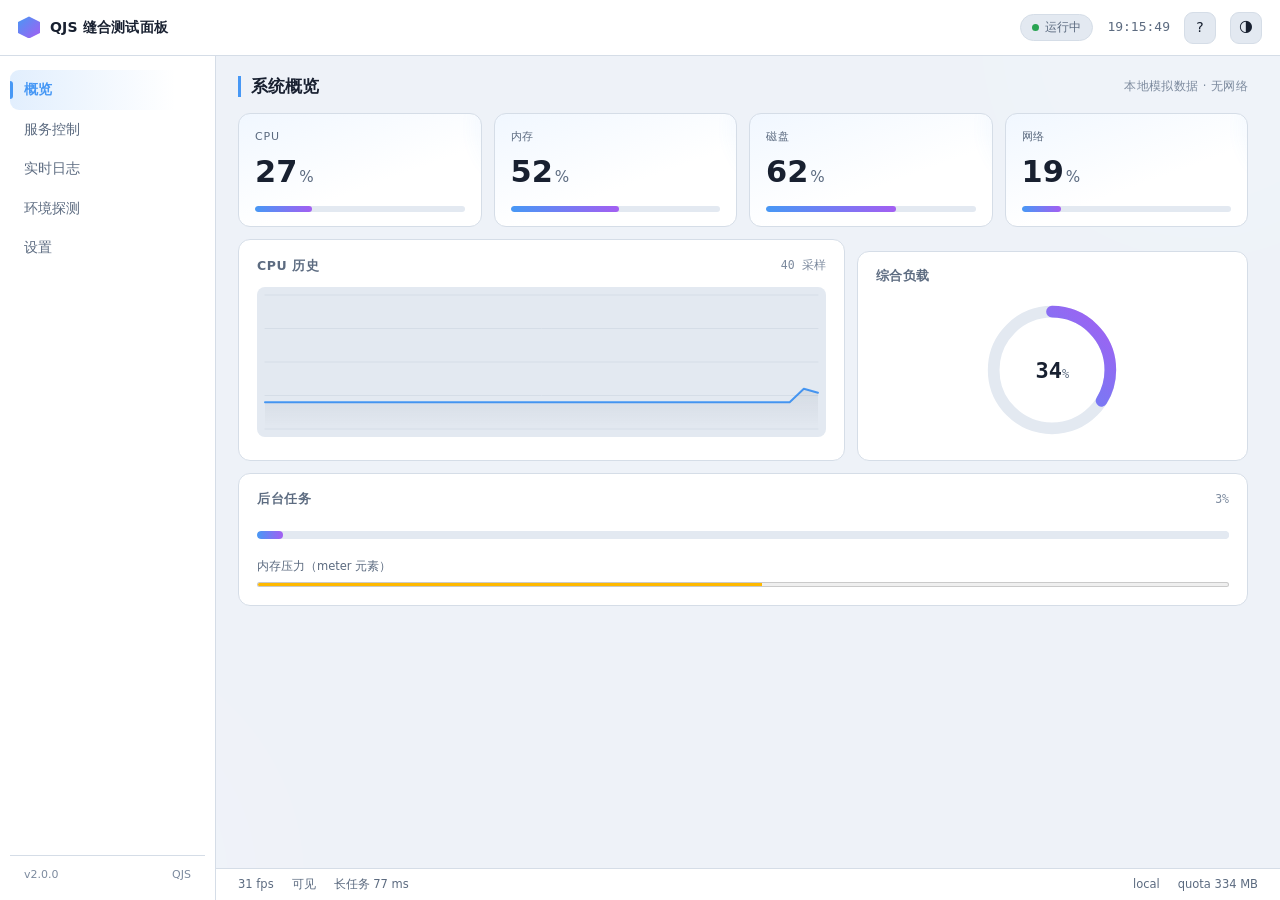
<file: tests/user-dev-tests/观察和现代Web特性的差异.html>
<!DOCTYPE html>
<html lang="zh-CN" data-theme="auto">
<head>
<meta charset="UTF-8">
<meta name="viewport" content="width=device-width, initial-scale=1">
<meta name="color-scheme" content="dark light">
<title>QJS 缝合测试面板 · v2</title>
<!--
  ═══════════════════════════════════════════════════════════════════
  设计说明
  ───────────────────────────────────────────────────────────────────
  · 单文件，零外部资源，零网络请求
  · JS 语法严格 ES5（var / function / 无箭头 / 无模板串 / 无 class /
    无解构 / 无 for-of / 无可选链）——QuickJS 可直接执行
  · JS API 混用新旧：rAF / IO / RO / MO / PO / matchMedia / dialog /
    popover / Web Animations / Canvas / ViewTransition / Clipboard /
    Web Share / MessageChannel / Intl / structuredClone / crypto /
    localStorage / CustomEvent / EventTarget / getComputedStyle …
  · CSS 堆叠新特性：@layer / @property / 嵌套 / color-mix / @container
    / :has / :is / :where / dvh / cqi / text-wrap / accent-color /
    @starting-style / view-transition-name / scroll-snap / clip-path /
    backdrop-filter / light-dark 兼容写法 …
  · 跑不起来的地方恰好就是桥接缺口 —— 交给探测面板收集
  ═══════════════════════════════════════════════════════════════════
-->
<style>
/* ==================================================================
   CSS 分层
   ================================================================== */
@layer reset, tokens, base, layout, components, motion, utilities;

/* ------------------------------------------------------------------
   0. Reset
   ------------------------------------------------------------------ */
@layer reset {
  *, *::before, *::after { box-sizing: border-box; }

  :where(html, body, h1, h2, h3, h4, p, ul, ol, dl, dt, dd, figure) {
    margin: 0;
    padding: 0;
  }

  ul, ol { list-style: none; }
  html, body { height: 100%; }

  button {
    font: inherit;
    color: inherit;
    background: none;
    border: none;
    cursor: pointer;
  }

  input, select, textarea, output { font: inherit; color: inherit; }
  a { color: inherit; text-decoration: none; }
  img, svg, canvas { display: block; max-width: 100%; }
  :focus-visible { outline: 2px solid var(--accent); outline-offset: 2px; border-radius: 4px; }
}

/* ------------------------------------------------------------------
   1. Tokens · @property + 自定义属性
   ------------------------------------------------------------------ */
@layer tokens {

  /* @property 让色相可以被 CSS 动画插值 */
  @property --accent-h {
    syntax: "<number>";
    inherits: true;
    initial-value: 212;
  }
  @property --accent-2-h {
    syntax: "<number>";
    inherits: true;
    initial-value: 268;
  }

  :root {
    color-scheme: dark;

    --bg:        #0a0e15;
    --bg-2:      #10151d;
    --surface:   #161c27;
    --surface-2: #1d2531;
    --border:    #263243;
    --border-2:  #334257;
    --text:      #e7edf5;
    --muted:     #8b98ab;
    --dim:       #5f6b7d;

    --accent-h:   212;
    --accent-2-h: 268;
    --accent:     hsl(var(--accent-h) 90% 62%);
    --accent-2:   hsl(var(--accent-2-h) 85% 66%);

    --ok:   hsl(140 65% 50%);
    --warn: hsl(40 95% 58%);
    --err:  hsl(4 90% 62%);

    --radius-sm: 8px;
    --radius:    12px;
    --radius-lg: 16px;

    --shadow:    0 10px 32px rgba(0,0,0,.5);
    --shadow-sm: 0 2px 8px rgba(0,0,0,.32);

    --font: system-ui, -apple-system, "Segoe UI", "PingFang SC",
            "Microsoft YaHei", sans-serif;
    --mono: ui-monospace, "SF Mono", "Cascadia Mono", Consolas, monospace;
  }

  /* 浅色：显式选择 */
  :root[data-theme="light"] {
    color-scheme: light;
    --bg:        #eef2f8;
    --bg-2:      #e3e9f1;
    --surface:   #ffffff;
    --surface-2: #f2f6fb;
    --border:    #d5dde7;
    --border-2:  #c2cdda;
    --text:      #182030;
    --muted:     #5c6b80;
    --dim:       #7c8a9e;
    --ok:   hsl(140 60% 40%);
    --warn: hsl(35 90% 42%);
    --err:  hsl(4 75% 50%);
    --shadow:    0 10px 32px rgba(30,45,70,.15);
    --shadow-sm: 0 2px 8px rgba(30,45,70,.1);
  }

  /* 浅色：跟随系统（未显式指定 dark/light 时） */
  @media (prefers-color-scheme: light) {
    :root:not([data-theme="dark"]):not([data-theme="light"]) {
      color-scheme: light;
      --bg:        #eef2f8;
      --bg-2:      #e3e9f1;
      --surface:   #ffffff;
      --surface-2: #f2f6fb;
      --border:    #d5dde7;
      --border-2:  #c2cdda;
      --text:      #182030;
      --muted:     #5c6b80;
      --dim:       #7c8a9e;
      --ok:   hsl(140 60% 40%);
      --warn: hsl(35 90% 42%);
      --err:  hsl(4 75% 50%);
      --shadow:    0 10px 32px rgba(30,45,70,.15);
      --shadow-sm: 0 2px 8px rgba(30,45,70,.1);
    }
  }
}

/* ------------------------------------------------------------------
   2. Base
   ------------------------------------------------------------------ */
@layer base {
  body {
    font-family: var(--font);
    font-size: 14px;
    line-height: 1.6;
    background: var(--bg);
    color: var(--text);
    overflow: hidden;
    transition: background .35s, color .35s;
  }

  h1, h2, h3, h4 { text-wrap: balance; line-height: 1.25; }

  code, pre, .mono { font-family: var(--mono); }

  ::selection {
    background: color-mix(in oklab, var(--accent) 40%, transparent);
  }

  /* 自定义滚动条：新旧两套都写 */
  * { scrollbar-width: thin; scrollbar-color: var(--border) transparent; }
  ::-webkit-scrollbar { width: 9px; height: 9px; }
  ::-webkit-scrollbar-thumb {
    background: var(--border);
    border-radius: 9px;
  }
  ::-webkit-scrollbar-thumb:hover { background: var(--border-2); }
  ::-webkit-scrollbar-track { background: transparent; }
}

/* ------------------------------------------------------------------
   3. Layout · Grid + 命名区域 + dvh
   ------------------------------------------------------------------ */
@layer layout {
  .app {
    display: grid;
    grid-template-columns: 216px 1fr;
    grid-template-rows: 56px 1fr 32px;
    grid-template-areas:
      "top  top"
      "side main"
      "side status";
    height: 100vh;
    height: 100dvh;
    isolation: isolate;
  }

  .topbar {
    grid-area: top;
    display: flex;
    align-items: center;
    gap: 14px;
    padding-inline: 18px;
    background: var(--surface);
    border-bottom: 1px solid var(--border);
    position: relative;
    z-index: 5;
  }

  .sidebar {
    grid-area: side;
    display: flex;
    flex-direction: column;
    padding: 14px 10px;
    gap: 4px;
    background: var(--surface);
    border-right: 1px solid var(--border);
    overflow-y: auto;
  }

  .main {
    grid-area: main;
    overflow-y: auto;
    padding: 20px 22px 32px;
    scroll-behavior: smooth;
    overscroll-behavior: contain;
    scrollbar-gutter: stable;
  }

  .statusbar {
    grid-area: status;
    display: flex;
    align-items: center;
    gap: 18px;
    padding-inline: 22px;
    font-size: 11.5px;
    color: var(--muted);
    background: var(--surface);
    border-top: 1px solid var(--border);
    font-variant-numeric: tabular-nums;
  }

  .statusbar .push { margin-left: auto; }

  /* 窄屏：侧栏变顶栏横向滚动 */
  @media (max-width: 760px) {
    .app {
      grid-template-columns: 1fr;
      grid-template-rows: 56px auto 1fr 32px;
      grid-template-areas:
        "top"
        "side"
        "main"
        "status";
    }

    .sidebar {
      flex-direction: row;
      align-items: center;
      padding: 8px 10px;
      gap: 6px;
      border-right: none;
      border-bottom: 1px solid var(--border);
      overflow-x: auto;
      overflow-y: hidden;
      scroll-snap-type: x mandatory;
      scrollbar-width: none;
    }
    .sidebar::-webkit-scrollbar { display: none; }
    .sidebar .nav-link { white-space: nowrap; scroll-snap-align: start; }
    .sidebar-foot { display: none; }
    .main { padding-inline: 14px; }
  }
}

/* ------------------------------------------------------------------
   4. Components
   ------------------------------------------------------------------ */
@layer components {

  /* ---------- 4.1 顶栏 ---------- */
  .brand {
    display: flex;
    align-items: center;
    gap: 10px;
    font-weight: 700;
    letter-spacing: .2px;
    margin-right: auto;
  }

  .logo {
    width: 22px;
    height: 22px;
    clip-path: polygon(50% 0%, 100% 25%, 100% 75%, 50% 100%, 0% 75%, 0% 25%);
    background: linear-gradient(135deg, var(--accent), var(--accent-2));
    flex-shrink: 0;
  }

  .badge {
    display: inline-flex;
    align-items: center;
    gap: 6px;
    padding: 3px 11px;
    font-size: 12px;
    border-radius: 999px;
    background: var(--bg-2);
    border: 1px solid var(--border);
    color: var(--muted);
    transition: border-color .3s, color .3s;

    & .dot {
      width: 7px;
      height: 7px;
      border-radius: 50%;
      background: var(--ok);
      animation: pulse 2.4s ease-out infinite;
    }
  }

  .badge.is-paused .dot { background: var(--warn); animation: none; }

  .clock {
    font-family: var(--mono);
    font-size: 13px;
    color: var(--muted);
    font-variant-numeric: tabular-nums;
  }

  .icon-btn {
    width: 32px;
    height: 32px;
    display: grid;
    place-items: center;
    border: 1px solid var(--border);
    border-radius: 9px;
    background: var(--bg-2);
    color: var(--text);
    font-size: 14px;
    transition: border-color .2s, background .2s, transform .12s;

    &:hover { border-color: var(--accent); background: var(--surface-2); }
    &:active { transform: scale(.94); }
  }

  /* ---------- 4.2 侧栏导航 ---------- */
  .nav-link {
    position: relative;
    display: flex;
    align-items: center;
    gap: 9px;
    padding: 9px 14px;
    border-radius: 9px;
    font-size: 13.5px;
    font-weight: 500;
    color: var(--muted);
    transition: background .18s, color .18s;

    &:hover { background: var(--bg-2); color: var(--text); }

    &.active {
      color: var(--accent);
      font-weight: 600;
      background: linear-gradient(90deg,
        color-mix(in oklab, var(--accent) 16%, transparent),
        transparent 85%);

      &::before {
        content: "";
        position: absolute;
        left: 0;
        top: 50%;
        translate: 0 -50%;
        width: 3px;
        height: 18px;
        border-radius: 0 3px 3px 0;
        background: var(--accent);
      }
    }
  }

  .sidebar-foot {
    margin-top: auto;
    padding: 10px 14px 2px;
    display: flex;
    justify-content: space-between;
    font-size: 11px;
    color: var(--dim);
    border-top: 1px solid var(--border);
  }

  /* ---------- 4.3 面板 ---------- */
  .panel { display: none; }

  .panel.active {
    display: block;
    animation: panelIn .32s cubic-bezier(.2,.8,.25,1);
  }

  .panel-head {
    display: flex;
    align-items: center;
    gap: 14px;
    flex-wrap: wrap;
    margin-bottom: 16px;

    & h2 {
      font-size: 17px;
      padding-left: 10px;
      border-left: 3px solid var(--accent);
    }
  }

  .panel-meta {
    font-size: 11.5px;
    color: var(--dim);
    margin-left: auto;
    letter-spacing: .4px;
  }

  /* ---------- 4.4 卡片 ---------- */
  .card {
    background: var(--surface);
    border: 1px solid var(--border);
    border-radius: var(--radius);
    padding: 16px 18px;
    transition: border-color .2s, background .2s;

    & + .card { margin-top: 12px; }

    &:hover { border-color: var(--border-2); }
  }

  .card-head {
    display: flex;
    align-items: center;
    gap: 10px;
    margin-bottom: 12px;

    & h3 {
      font-size: 12.5px;
      font-weight: 600;
      letter-spacing: .6px;
      text-transform: uppercase;
      color: var(--muted);
    }
  }

  .card-meta {
    margin-left: auto;
    font-family: var(--mono);
    font-size: 11.5px;
    color: var(--dim);
    font-variant-numeric: tabular-nums;
  }

  /* ---------- 4.5 指标网格 + 容器查询 ---------- */
  .metric-grid {
    display: grid;
    grid-template-columns: repeat(auto-fit, minmax(170px, 1fr));
    gap: 12px;
    margin-bottom: 12px;
    container-type: inline-size;
    container-name: metrics;
  }

  .metric {
    position: relative;
    overflow: hidden;
    padding: 14px 16px;
    background:
      linear-gradient(160deg,
        color-mix(in oklab, var(--surface) 92%, var(--accent) 8%),
        var(--surface) 60%);
    border: 1px solid var(--border);
    border-radius: var(--radius);
    transition: border-color .2s, transform .2s;

    &:hover {
      border-color: var(--accent);
      transform: translateY(-2px);
    }

    /* 角落光晕 */
    &::after {
      content: "";
      position: absolute;
      inset: -50% -50% auto auto;
      width: 140px;
      height: 140px;
      background: radial-gradient(circle, var(--accent), transparent 68%);
      opacity: .14;
      pointer-events: none;
      filter: blur(6px);
    }
  }

  .metric-label {
    font-size: 11px;
    letter-spacing: .8px;
    text-transform: uppercase;
    color: var(--muted);
  }

  .metric-value {
    font-size: clamp(1.3rem, 5cqi, 1.9rem);
    font-weight: 700;
    font-variant-numeric: tabular-nums;
    margin-block: 2px 10px;

    & small {
      font-size: .5em;
      font-weight: 500;
      color: var(--muted);
      margin-left: 2px;
    }
  }

  @container metrics (max-width: 480px) {
    .metric { padding: 11px 13px; }
    .metric-value { margin-block: 0 8px; }
  }

  /* 进度条 */
  .bar {
    height: 6px;
    border-radius: 3px;
    background: var(--bg-2);
    overflow: hidden;
  }

  .bar-fill {
    height: 100%;
    width: 0%;
    border-radius: 3px;
    background: linear-gradient(90deg, var(--accent), var(--accent-2));
    transition: width .55s cubic-bezier(.4, 0, .2, 1);
  }

  /* ---------- 4.6 双栏网格 ---------- */
  .grid-2 {
    display: grid;
    grid-template-columns: minmax(0, 1.55fr) minmax(0, 1fr);
    gap: 12px;
    margin-bottom: 12px;
  }

  @media (max-width: 780px) {
    .grid-2 { grid-template-columns: 1fr; }
  }

  /* ---------- 4.7 Canvas 图表 ---------- */
  .chart-canvas {
    width: 100%;
    height: 150px;
    border-radius: var(--radius-sm);
    background: var(--bg-2);
  }

  /* ---------- 4.8 SVG 仪表盘 ---------- */
  .gauge-wrap {
    position: relative;
    display: grid;
    place-items: center;
    padding-block: 4px;
  }

  .gauge {
    width: 140px;
    height: 140px;
    transform: rotate(-90deg);
  }

  .gauge-track,
  .gauge-fill {
    fill: none;
    stroke-width: 10;
    stroke-linecap: round;
  }

  .gauge-track { stroke: var(--bg-2); }

  .gauge-fill {
    stroke: url(#gaugeGrad);
    stroke-dasharray: 314.159;
    stroke-dashoffset: 314.159;
    transition: stroke-dashoffset .6s cubic-bezier(.4,0,.2,1);
  }

  .gauge-value {
    position: absolute;
    font-family: var(--mono);
    font-size: 22px;
    font-weight: 700;
    font-variant-numeric: tabular-nums;

    & small {
      font-size: 12px;
      color: var(--muted);
      font-weight: 500;
    }
  }

  /* ---------- 4.9 服务列表 ---------- */
  .svc-list {
    border: 1px solid var(--border);
    border-radius: var(--radius);
    overflow: hidden;
    background: var(--surface);
    margin-bottom: 12px;
  }

  .svc {
    display: grid;
    grid-template-columns: 20px 1fr auto 110px auto;
    align-items: center;
    gap: 14px;
    padding: 12px 16px;
    border-bottom: 1px solid var(--border);
    transition: background .18s, opacity .18s;

    &:last-child { border-bottom: none; }
    &:hover { background: var(--surface-2); }

    &.dragging { opacity: .35; }

    /* :has 联动：开关打开时状态文字变绿 */
    &:has(input:checked) .svc-state {
      color: var(--ok);
      border-color: color-mix(in oklab, var(--ok) 45%, transparent);
    }
  }

  .svc-grip {
    cursor: grab;
    color: var(--dim);
    font-size: 14px;
    line-height: 1;
    user-select: none;
    &:active { cursor: grabbing; }
  }

  .svc-name {
    font-weight: 600;
    font-size: 13.5px;
  }

  .svc-state {
    font-size: 11.5px;
    padding: 2px 10px;
    border-radius: 999px;
    border: 1px solid var(--border);
    color: var(--dim);
    transition: color .2s, border-color .2s;
  }

  .svc-bar {
    height: 4px;
    border-radius: 2px;
    background: var(--bg-2);
    overflow: hidden;
  }

  .svc-bar-fill {
    height: 100%;
    width: 0%;
    border-radius: 2px;
    background: var(--ok);
    transition: width .4s;
  }

  /* 自定义开关 */
  .switch {
    position: relative;
    width: 40px;
    height: 23px;
    flex-shrink: 0;
    display: inline-block;

    & input {
      position: absolute;
      opacity: 0;
      width: 0;
      height: 0;
    }

    & .slider {
      position: absolute;
      inset: 0;
      border-radius: 999px;
      background: var(--bg-2);
      border: 1px solid var(--border);
      cursor: pointer;
      transition: background .22s, border-color .22s;

      &::before {
        content: "";
        position: absolute;
        width: 15px;
        height: 15px;
        left: 3px;
        top: 3px;
        border-radius: 50%;
        background: var(--dim);
        transition: transform .22s, background .22s;
      }
    }

    & input:checked + .slider {
      background: linear-gradient(135deg, var(--accent), var(--accent-2));
      border-color: transparent;

      &::before {
        transform: translateX(17px);
        background: #fff;
      }
    }
  }

  /* ---------- 4.10 按钮 / 芯片 ---------- */
  .btn {
    display: inline-flex;
    align-items: center;
    gap: 6px;
    padding: 7px 15px;
    font-size: 13px;
    font-weight: 600;
    color: #fff;
    border-radius: 9px;
    background: linear-gradient(135deg, var(--accent), var(--accent-2));
    transition: filter .18s, transform .12s;

    &:hover { filter: brightness(1.1); }
    &:active { transform: scale(.97); }

    &.ghost {
      color: var(--muted);
      background: transparent;
      border: 1px solid var(--border);

      &:hover {
        color: var(--text);
        border-color: var(--accent);
        filter: none;
      }
    }
  }

  .mini-btn {
    padding: 3px 10px;
    font-size: 11.5px;
    font-weight: 500;
    color: var(--muted);
    background: var(--bg-2);
    border: 1px solid var(--border);
    border-radius: 7px;
    transition: color .18s, border-color .18s;

    &:hover { color: var(--accent); border-color: var(--accent); }
  }

  .chip-group {
    display: flex;
    flex-wrap: wrap;
    gap: 6px;
  }

  .chip {
    padding: 3px 11px;
    font-size: 11.5px;
    font-weight: 600;
    letter-spacing: .4px;
    color: var(--muted);
    background: var(--bg-2);
    border: 1px solid var(--border);
    border-radius: 999px;
    transition: color .18s, border-color .18s, background .18s;

    &:hover { color: var(--text); }

    &.active {
      color: #fff;
      background: linear-gradient(135deg, var(--accent), var(--accent-2));
      border-color: transparent;
    }
  }

  .hint {
    font-size: 12px;
    color: var(--dim);
    font-family: var(--mono);
  }

  .row {
    display: flex;
    flex-wrap: wrap;
    align-items: center;
    gap: 10px;
  }

  /* ---------- 4.11 日志 ---------- */
  .log-toolbar {
    display: flex;
    align-items: center;
    flex-wrap: wrap;
    gap: 12px;
    margin-bottom: 10px;
  }

  .log-search {
    display: flex;
    align-items: center;
    gap: 8px;
    margin-left: auto;

    & input {
      width: 180px;
      padding: 5px 11px;
      font-size: 12.5px;
      color: var(--text);
      background: var(--bg-2);
      border: 1px solid var(--border);
      border-radius: 8px;
      transition: border-color .2s, width .2s;

      &:focus {
        outline: none;
        border-color: var(--accent);
        width: 220px;
      }
    }
  }

  .auto-scroll {
    display: inline-flex;
    align-items: center;
    gap: 6px;
    font-size: 12px;
    color: var(--muted);
    cursor: pointer;

    & input { accent-color: var(--accent); width: 14px; height: 14px; }
  }

  .logbox {
    height: 420px;
    overflow-y: auto;
    padding: 6px 12px;
    background: var(--bg-2);
    border: 1px solid var(--border);
    border-radius: var(--radius);
    font-family: var(--mono);
    font-size: 12px;
    scroll-behavior: smooth;
  }

  .log-line {
    display: flex;
    gap: 10px;
    padding: 2px 0;
    border-bottom: 1px solid color-mix(in oklab, var(--border) 35%, transparent);
    animation: logIn .22s ease;

    &[hidden] { display: none; }
  }

  .log-time { color: var(--dim); flex-shrink: 0; }
  .log-lv   { flex-shrink: 0; width: 46px; font-weight: 700; }
  .log-msg  { word-break: break-all; }

  .log-info .log-lv { color: var(--accent); }
  .log-ok   .log-lv { color: var(--ok); }
  .log-warn .log-lv { color: var(--warn); }
  .log-err  .log-lv { color: var(--err); }

  /* ---------- 4.12 探测网格 ---------- */
  .api-grid {
    display: grid;
    grid-template-columns: repeat(auto-fill, minmax(230px, 1fr));
    gap: 3px 14px;
    font-family: var(--mono);
    font-size: 12px;
  }

  .api-item {
    display: flex;
    align-items: baseline;
    gap: 8px;
    padding: 2px 0;
    border-bottom: 1px dashed color-mix(in oklab, var(--border) 55%, transparent);

    & .api-name {
      overflow: hidden;
      text-overflow: ellipsis;
      white-space: nowrap;
    }

    & .api-status {
      margin-left: auto;
      font-weight: 700;
      flex-shrink: 0;
    }

    &.ok   .api-status { color: var(--ok); }
    &.fail .api-status { color: var(--err); }
    &.fail .api-name   { color: var(--muted); }
  }

  .mq-list {
    display: grid;
    grid-template-columns: repeat(auto-fill, minmax(260px, 1fr));
    gap: 4px 16px;
    font-family: var(--mono);
    font-size: 12px;
  }

  .mq-item {
    display: flex;
    justify-content: space-between;
    gap: 10px;
    padding: 2px 0;

    & .mq-v { color: var(--ok); }
    & .mq-x { color: var(--dim); }
  }

  .data-list {
    display: grid;
    grid-template-columns: max-content 1fr;
    gap: 4px 16px;
    font-size: 12.5px;

    & dt { color: var(--muted); }
    & dd { font-family: var(--mono); font-size: 12px; }
  }

  .diag {
    margin-top: 8px;
    padding: 10px 13px;
    background: var(--bg-2);
    border: 1px solid var(--border);
    border-radius: 9px;
    font-size: 11.5px;
    line-height: 1.7;
    white-space: pre-wrap;
    word-break: break-all;
    color: var(--text);
  }

  /* ---------- 4.13 设置 ---------- */
  .setting {
    display: flex;
    flex-wrap: wrap;
    align-items: center;
    gap: 10px 16px;
    padding: 11px 0;
    border-bottom: 1px solid var(--border);

    &:last-child { border-bottom: none; }

    & > label:first-child {
      min-width: 92px;
      font-weight: 500;
      color: var(--muted);
    }
  }

  .radio-group {
    display: flex;
    gap: 6px;

    & input {
      position: absolute;
      opacity: 0;
      pointer-events: none;
    }
  }

  .radio-chip {
    padding: 4px 13px;
    font-size: 12.5px;
    border: 1px solid var(--border);
    border-radius: 999px;
    color: var(--muted);
    cursor: pointer;
    transition: .18s;

    &:hover { color: var(--text); }

    & input:checked + span { color: #fff; }

    &:has(input:checked) {
      background: linear-gradient(135deg, var(--accent), var(--accent-2));
      border-color: transparent;
      color: #fff;
    }
  }

  .accent-preview {
    width: 26px;
    height: 26px;
    border-radius: 8px;
    background: var(--accent);
    view-transition-name: accent-preview;
    box-shadow: 0 0 0 3px color-mix(in oklab, var(--accent) 22%, transparent);
  }

  input[type="color"] {
    width: 46px;
    height: 28px;
    padding: 2px;
    border: 1px solid var(--border);
    border-radius: 7px;
    background: var(--surface-2);
    cursor: pointer;
  }

  input[type="range"] {
    flex: 1;
    min-width: 140px;
    accent-color: var(--accent);
    cursor: pointer;
  }

  input[type="checkbox"].accent-check {
    width: 15px;
    height: 15px;
    accent-color: var(--accent);
  }

  .check-chip {
    display: inline-flex;
    align-items: center;
    gap: 7px;
    font-size: 12.5px;
    color: var(--muted);
    cursor: pointer;
  }

  .text-input {
    flex: 1;
    min-width: 150px;
    padding: 6px 11px;
    font-size: 13px;
    color: var(--text);
    background: var(--bg-2);
    border: 1px solid var(--border);
    border-radius: 8px;
    transition: border-color .2s;

    &:focus {
      outline: none;
      border-color: var(--accent);
    }

    /* 较新的伪类，不支持的引擎直接忽略 */
    &:user-invalid { border-color: var(--err); }
    &:user-valid   { border-color: var(--ok); }
  }

  output {
    font-family: var(--mono);
    font-size: 12.5px;
    color: var(--accent);
    font-variant-numeric: tabular-nums;
  }

  /* ---------- 4.14 details ---------- */
  .fold {
    margin-top: 12px;
    padding: 0 16px;
    background: var(--surface);
    border: 1px solid var(--border);
    border-radius: var(--radius);
    overflow: hidden;

    &[open] { border-color: var(--border-2); }

    & summary {
      padding: 13px 0;
      font-size: 13px;
      font-weight: 600;
      cursor: pointer;
      list-style: none;
      display: flex;
      align-items: center;
      gap: 8px;

      &::-webkit-details-marker { display: none; }

      &::after {
        content: "＋";
        margin-left: auto;
        color: var(--accent);
        font-weight: 700;
      }
    }

    &[open] summary::after { content: "－"; }

    & .fold-body {
      padding: 0 0 14px;
      color: var(--muted);
      font-size: 12.5px;
      line-height: 1.75;
    }
  }

  /* ---------- 4.15 progress / meter ---------- */
  progress {
    width: 100%;
    height: 8px;
    border: none;
    border-radius: 999px;
    overflow: hidden;
    accent-color: var(--accent);
    background: var(--bg-2);

    &::-webkit-progress-bar {
      background: var(--bg-2);
      border-radius: 999px;
    }

    &::-webkit-progress-value {
      background: linear-gradient(90deg, var(--accent), var(--accent-2));
      border-radius: 999px;
      transition: width .3s;
    }
  }

  meter {
    width: 100%;
    height: 10px;
    accent-color: var(--accent);
  }

  .meter-wrap {
    display: grid;
    gap: 4px;
    margin-top: 14px;

    & label {
      font-size: 11.5px;
      color: var(--muted);
    }
  }

  /* ---------- 4.16 popover / dialog ---------- */
  [popover] {
    padding: 18px 20px;
    max-width: 340px;
    background: var(--surface);
    color: var(--text);
    border: 1px solid var(--border);
    border-radius: var(--radius);
    box-shadow: var(--shadow);
    font-size: 13px;
    line-height: 1.7;
  }

  [popover]::backdrop { background: rgba(0,0,0,.42); }

  dialog {
    padding: 22px 24px;
    min-width: 320px;
    max-width: 420px;
    background: var(--surface);
    color: var(--text);
    border: 1px solid var(--border);
    border-radius: var(--radius);
    box-shadow: var(--shadow);
    font-size: 13.5px;

    &::backdrop { background: rgba(0,0,0,.55); }

    & h3 {
      font-size: 15px;
      margin-bottom: 8px;
    }

    & p { color: var(--muted); line-height: 1.7; }

    & .dlg-actions {
      display: flex;
      justify-content: flex-end;
      gap: 9px;
      margin-top: 20px;
    }
  }

  /* 支持 backdrop-filter 才上毛玻璃 */
  @supports (backdrop-filter: blur(4px)) {
    [popover]::backdrop { backdrop-filter: blur(6px); }
    dialog::backdrop     { backdrop-filter: blur(6px); }
  }

  /* ---------- 4.17 背景装饰 ---------- */
  .glow {
    position: fixed;
    width: 380px;
    height: 380px;
    border-radius: 50%;
    filter: blur(100px);
    mix-blend-mode: screen;
    opacity: .2;
    pointer-events: none;
    z-index: -1;

    &.g1 { top: -150px; right: -110px; background: var(--accent);   animation: float 18s ease-in-out infinite; }
    &.g2 { bottom: -170px; left: -130px; background: var(--accent-2); animation: float 18s ease-in-out -9s infinite; }
  }

  @media (max-width: 760px) {
    .glow { display: none; }
  }
}

/* ------------------------------------------------------------------
   5. Motion · 动画关键帧 + @starting-style
   ------------------------------------------------------------------ */
@layer motion {
  @keyframes panelIn {
    from { opacity: 0; translate: 0 8px; }
    to   { opacity: 1; translate: 0 0; }
  }

  @keyframes logIn {
    from { opacity: 0; translate: -6px 0; }
    to   { opacity: 1; translate: 0 0; }
  }

  @keyframes pulse {
    0%   { box-shadow: 0 0 0 0 color-mix(in oklab, var(--ok) 60%, transparent); }
    70%  { box-shadow: 0 0 0 7px transparent; }
    100% { box-shadow: 0 0 0 0 transparent; }
  }

  @keyframes float {
    0%, 100% { transform: translate(0, 0) scale(1); }
    50%      { transform: translate(28px, -22px) scale(1.12); }
  }

  /* @starting-style：dialog 打开时的入场过渡 */
  @starting-style {
    dialog[open] {
      opacity: 0;
      transform: scale(.96) translateY(6px);
    }
    [popover]:popover-open {
      opacity: 0;
      transform: scale(.97);
    }
  }

  dialog[open] {
    opacity: 1;
    transform: scale(1);
    transition: opacity .25s, transform .25s, overlay .25s allow-discrete, display .25s allow-discrete;
  }

  [popover]:popover-open {
    opacity: 1;
    transform: scale(1);
    transition: opacity .22s, transform .22s;
  }

  /* View Transition 时长 */
  ::view-transition-old(accent-preview),
  ::view-transition-new(accent-preview) {
    animation-duration: .45s;
  }

  /* 尊重系统减弱动效偏好 */
  @media (prefers-reduced-motion: reduce) {
    *, *::before, *::after {
      animation-duration: .01ms !important;
      animation-iteration-count: 1 !important;
      transition-duration: .01ms !important;
      scroll-behavior: auto !important;
    }
  }

  /* 关闭动画的总开关（由设置面板切换） */
  body.no-motion *, body.no-motion *::before, body.no-motion *::after {
    animation: none !important;
    transition: none !important;
  }
}

/* ------------------------------------------------------------------
   6. Utilities
   ------------------------------------------------------------------ */
@layer utilities {
  .sr-only {
    position: absolute;
    width: 1px; height: 1px;
    padding: 0; margin: -1px;
    overflow: hidden;
    clip: rect(0 0 0 0);
    white-space: nowrap;
    border: 0;
  }
  .hidden { display: none !important; }
}
</style>
</head>

<body>

<!-- 背景光斑 -->
<div class="glow g1"></div>
<div class="glow g2"></div>

<div class="app">

  <!-- ============================================================
       顶栏
       ============================================================ -->
  <header class="topbar">
    <div class="brand">
      <span class="logo" aria-hidden="true"></span>
      <span>QJS 缝合测试面板</span>
    </div>

    <span class="badge" id="sysStatus">
      <span class="dot"></span>
      <span id="sysStatusText">运行中</span>
    </span>

    <time class="clock" id="clock">--:--:--</time>

    <button class="icon-btn" type="button" popovertarget="aboutPop" title="关于" aria-label="关于">
      <span aria-hidden="true">?</span>
    </button>

    <button class="icon-btn" type="button" id="themeBtn" title="切换主题" aria-label="切换主题">
      <span id="themeIcon" aria-hidden="true">🌗</span>
    </button>
  </header>

  <!-- ============================================================
       侧边栏
       ============================================================ -->
  <aside class="sidebar">
    <nav aria-label="主导航">
      <a class="nav-link active" href="#overview" data-panel="overview">概览</a>
      <a class="nav-link" href="#services" data-panel="services">服务控制</a>
      <a class="nav-link" href="#logs" data-panel="logs">实时日志</a>
      <a class="nav-link" href="#probe" data-panel="probe">环境探测</a>
      <a class="nav-link" href="#settings" data-panel="settings">设置</a>
    </nav>
    <div class="sidebar-foot">
      <span>v2.0.0</span>
      <span id="engineTag">QJS</span>
    </div>
  </aside>

  <!-- ============================================================
       主区域
       ============================================================ -->
  <main class="main" id="main">

    <!-- ---------- 面板：概览 ---------- -->
    <section class="panel active" id="overview" aria-labelledby="h-overview">
      <div class="panel-head">
        <h2 id="h-overview">系统概览</h2>
        <span class="panel-meta">本地模拟数据 · 无网络</span>
      </div>

      <div class="metric-grid">
        <article class="metric" data-metric="cpu">
          <div class="metric-label">CPU</div>
          <div class="metric-value"><span data-value>0</span><small>%</small></div>
          <div class="bar"><div class="bar-fill"></div></div>
        </article>

        <article class="metric" data-metric="mem">
          <div class="metric-label">内存</div>
          <div class="metric-value"><span data-value>0</span><small>%</small></div>
          <div class="bar"><div class="bar-fill"></div></div>
        </article>

        <article class="metric" data-metric="disk">
          <div class="metric-label">磁盘</div>
          <div class="metric-value"><span data-value>0</span><small>%</small></div>
          <div class="bar"><div class="bar-fill"></div></div>
        </article>

        <article class="metric" data-metric="net">
          <div class="metric-label">网络</div>
          <div class="metric-value"><span data-value>0</span><small>%</small></div>
          <div class="bar"><div class="bar-fill"></div></div>
        </article>
      </div>

      <div class="grid-2">
        <div class="card">
          <div class="card-head">
            <h3>CPU 历史</h3>
            <span class="card-meta" id="chartMeta">—</span>
          </div>
          <canvas class="chart-canvas" id="chartCanvas"></canvas>
        </div>

        <div class="card">
          <div class="card-head">
            <h3>综合负载</h3>
          </div>
          <div class="gauge-wrap">
            <svg class="gauge" viewBox="0 0 120 120" aria-hidden="true">
              <defs>
                <linearGradient id="gaugeGrad" x1="0" y1="0" x2="1" y2="1">
                  <stop offset="0%"   stop-color="var(--accent)"/>
                  <stop offset="100%" stop-color="var(--accent-2)"/>
                </linearGradient>
              </defs>
              <circle class="gauge-track" cx="60" cy="60" r="50"/>
              <circle class="gauge-fill"  cx="60" cy="60" r="50" id="gaugeFill"/>
            </svg>
            <div class="gauge-value"><span id="gaugeVal">0</span><small>%</small></div>
          </div>
        </div>
      </div>

      <div class="card">
        <div class="card-head">
          <h3>后台任务</h3>
          <output class="card-meta" id="jobLabel">0%</output>
        </div>
        <progress id="jobProgress" max="100" value="0"></progress>

        <div class="meter-wrap">
          <label for="memMeter">内存压力（meter 元素）</label>
          <meter id="memMeter" min="0" max="100" low="50" high="80" optimum="20" value="40"></meter>
        </div>
      </div>
    </section>

    <!-- ---------- 面板：服务 ---------- -->
    <section class="panel" id="services" aria-labelledby="h-services">
      <div class="panel-head">
        <h2 id="h-services">服务控制</h2>
        <span class="panel-meta">拖动左侧手柄可排序</span>
      </div>

      <ul class="svc-list" id="svcList">
        <li class="svc" draggable="true" data-svc="nginx">
          <span class="svc-grip" aria-hidden="true">⠿</span>
          <span class="svc-name">nginx</span>
          <span class="svc-state">运行中</span>
          <div class="svc-bar"><div class="svc-bar-fill"></div></div>
          <label class="switch">
            <input type="checkbox" checked>
            <span class="slider"></span>
          </label>
        </li>

        <li class="svc" draggable="true" data-svc="postgres">
          <span class="svc-grip" aria-hidden="true">⠿</span>
          <span class="svc-name">postgres</span>
          <span class="svc-state">运行中</span>
          <div class="svc-bar"><div class="svc-bar-fill"></div></div>
          <label class="switch">
            <input type="checkbox" checked>
            <span class="slider"></span>
          </label>
        </li>

        <li class="svc" draggable="true" data-svc="redis">
          <span class="svc-grip" aria-hidden="true">⠿</span>
          <span class="svc-name">redis</span>
          <span class="svc-state">运行中</span>
          <div class="svc-bar"><div class="svc-bar-fill"></div></div>
          <label class="switch">
            <input type="checkbox" checked>
            <span class="slider"></span>
          </label>
        </li>

        <li class="svc" draggable="true" data-svc="worker">
          <span class="svc-grip" aria-hidden="true">⠿</span>
          <span class="svc-name">worker</span>
          <span class="svc-state">已停止</span>
          <div class="svc-bar"><div class="svc-bar-fill"></div></div>
          <label class="switch">
            <input type="checkbox">
            <span class="slider"></span>
          </label>
        </li>
      </ul>

      <div class="card">
        <div class="row">
          <button class="btn" type="button" id="restartBtn">重启全部服务</button>
          <button class="btn ghost" type="button" id="exportBtn">导出配置</button>
          <span class="hint" id="svcHint">—</span>
        </div>
      </div>
    </section>

    <!-- ---------- 面板：日志 ---------- -->
    <section class="panel" id="logs" aria-labelledby="h-logs">
      <div class="panel-head">
        <h2 id="h-logs">实时日志</h2>
        <search class="log-search">
          <input type="search" id="logSearch" placeholder="搜索…" autocomplete="off" aria-label="搜索日志">
          <button class="mini-btn" type="button" id="logClear">清空</button>
        </search>
      </div>

      <div class="log-toolbar">
        <div class="chip-group" id="logLevels" role="group" aria-label="日志级别筛选">
          <button class="chip active" type="button" data-level="all">全部</button>
          <button class="chip" type="button" data-level="info">INFO</button>
          <button class="chip" type="button" data-level="ok">OK</button>
          <button class="chip" type="button" data-level="warn">WARN</button>
          <button class="chip" type="button" data-level="err">ERR</button>
        </div>
        <span class="hint" id="logCount">0 条</span>
        <label class="auto-scroll">
          <input type="checkbox" id="autoScroll" checked>
          <span>自动滚动</span>
        </label>
      </div>

      <div class="logbox" id="logbox" role="log" aria-live="polite"></div>
    </section>

    <!-- ---------- 面板：探测 ---------- -->
    <section class="panel" id="probe" aria-labelledby="h-probe">
      <div class="panel-head">
        <h2 id="h-probe">环境探测</h2>
        <button class="mini-btn" type="button" id="probeRun">重新探测</button>
      </div>

      <div class="card">
        <div class="card-head">
          <h3>API 支持</h3>
          <output class="card-meta" id="apiSummary">—</output>
        </div>
        <div class="api-grid" id="apiGrid"></div>
      </div>

      <div class="card">
        <div class="card-head">
          <h3>媒体查询</h3>
        </div>
        <div class="mq-list" id="mqList"></div>
      </div>

      <div class="card">
        <div class="card-head">
          <h3>Intl / 运行时数据</h3>
        </div>
        <dl class="data-list" id="dataList"></dl>
      </div>

      <div class="card">
        <div class="card-head">
          <h3>跨 API 联动测试</h3>
        </div>
        <div class="row">
          <button class="btn" type="button" id="vtBtn">View Transition</button>
          <button class="btn ghost" type="button" id="copyBtn">复制摘要</button>
          <button class="btn ghost" type="button" id="shareBtn">分享</button>
          <button class="btn ghost" type="button" id="mcBtn">MessageChannel</button>
          <span class="hint" id="actionHint">—</span>
        </div>
      </div>

      <details class="fold">
        <summary>CustomEvent 事件总线测试</summary>
        <div class="fold-body">
          <p>点击下方按钮，通过 <code>EventTarget + CustomEvent</code> 派发事件，监听器会写回日志。</p>
          <div class="row" style="margin-top:10px;">
            <button class="mini-btn" type="button" id="emitBtn">派发自定义事件</button>
            <span class="hint" id="emitCount">已派发 0 次</span>
          </div>
        </div>
      </details>
    </section>

    <!-- ---------- 面板：设置 ---------- -->
    <section class="panel" id="settings" aria-labelledby="h-settings">
      <div class="panel-head">
        <h2 id="h-settings">设置</h2>
      </div>

      <div class="card" style="margin-top:0;">
        <div class="setting">
          <label>主题</label>
          <div class="radio-group" id="themeGroup">
            <label class="radio-chip"><input type="radio" name="theme" value="auto" checked><span>跟随系统</span></label>
            <label class="radio-chip"><input type="radio" name="theme" value="dark"><span>深色</span></label>
            <label class="radio-chip"><input type="radio" name="theme" value="light"><span>浅色</span></label>
          </div>
        </div>

        <div class="setting">
          <label for="accentInput">强调色</label>
          <input type="color" id="accentInput" value="#4ea1ff">
          <span class="accent-preview" aria-hidden="true"></span>
          <span class="hint">CSS 变量 --accent-h</span>
        </div>

        <div class="setting">
          <label for="intervalRange">刷新间隔</label>
          <input type="range" id="intervalRange" min="200" max="3000" step="100" value="1000">
          <output id="intervalOut" for="intervalRange">1000 ms</output>
        </div>

        <div class="setting">
          <label for="hostnameInput">主机名</label>
          <input class="text-input" type="text" id="hostnameInput" list="hostList"
                 placeholder="node-01" spellcheck="false" autocomplete="off">
          <datalist id="hostList">
            <option value="node-01"></option>
            <option value="node-02"></option>
            <option value="edge-alpha"></option>
          </datalist>
        </div>

        <div class="setting">
          <label>动画</label>
          <label class="check-chip">
            <input type="checkbox" class="accent-check" id="animToggle" checked>
            <span>启用过渡与入场动画</span>
          </label>
        </div>

        <div class="setting">
          <label>数据</label>
          <button class="mini-btn" type="button" id="resetBtn">重置所有设置</button>
        </div>
      </div>

      <details class="fold">
        <summary>localStorage 持久化内容</summary>
        <div class="fold-body">
          <pre class="diag" id="storagePreview">—</pre>
          <div class="row" style="margin-top:10px;">
            <button class="mini-btn" type="button" id="refreshStorage">刷新视图</button>
          </div>
        </div>
      </details>

      <details class="fold">
        <summary>关于本页</summary>
        <div class="fold-body">
          <p>该页面用于测试 WebUI 缝合引擎：JS 语法严格限制在 ES5，但 API 层混用了大量新旧特性。</p>
          <p>跑不起来的功能会出现在「环境探测」的失败列表里，可作为下一步桥接工作的参考。</p>
        </div>
      </details>
    </section>

  </main>

  <!-- ============================================================
       状态栏
       ============================================================ -->
  <footer class="statusbar">
    <span id="fpsLabel">-- fps</span>
    <span id="visibilityLabel">可见</span>
    <span id="obsLabel">—</span>
    <span class="push"></span>
    <span id="rttLabel">local</span>
    <span id="memLabel">—</span>
  </footer>

</div>

<!-- ============================================================
     原生 popover
     ============================================================ -->
<div id="aboutPop" popover>
  <h3 style="font-size:15px;margin-bottom:8px;">关于本面板</h3>
  <p style="color:var(--muted);font-size:12.5px;line-height:1.75;">
    QJS 缝合测试面板 v2.0.0<br>
    · 零外部资源 · 零网络请求<br>
    · JS 语法：ES5（QuickJS 可直接执行）<br>
    · HTML/CSS：现代特性拉满<br>
    · 失败项会出现在「环境探测」中
  </p>
</div>

<!-- ============================================================
     原生 dialog
     ============================================================ -->
<dialog id="confirmDlg">
  <h3>确认重启</h3>
  <p>将向所有运行中的服务发送重启指令，期间可能出现短暂中断。</p>
  <div class="dlg-actions">
    <button class="btn ghost" type="button" id="dlgCancel">取消</button>
    <button class="btn" type="button" id="dlgOk">确认重启</button>
  </div>
</dialog>

<!-- ============================================================
     日志行模板
     ============================================================ -->
<template id="logTpl">
  <div class="log-line">
    <span class="log-time"></span>
    <span class="log-lv"></span>
    <span class="log-msg"></span>
  </div>
</template>

<script>
/* ════════════════════════════════════════════════════════════════════
   ES5 脚本 · QuickJS 兼容
   ────────────────────────────────────────────────────────────────────
   语法约束：
     · 仅 var / function / for / if / try / switch
     · 不使用箭头函数、模板字符串、let/const、class、解构、for-of、
       可选链、空值合并、rest/spread、默认参数
   API 层：混用新旧，未桥接的会抛出异常并被捕获记录
   ════════════════════════════════════════════════════════════════════ */
(function () {
  'use strict';

  /* ================================================================
     通用工具
     ================================================================ */
  function $(id) {
    return document.getElementById(id);
  }

  function $$(sel, root) {
    return Array.prototype.slice.call((root || document).querySelectorAll(sel));
  }

  function pad2(n) {
    return n < 10 ? '0' + n : '' + n;
  }

  function clamp(v, lo, hi) {
    return v < lo ? lo : v > hi ? hi : v;
  }

  function rand(lo, hi) {
    return lo + Math.random() * (hi - lo);
  }

  function tryCall(fn) {
    try {
      var v = fn();
      return { ok: true, value: v };
    } catch (e) {
      return { ok: false, err: String((e && e.message) || e) };
    }
  }

  function toast(msg) {
    var h = $('svcHint');
    if (h) { h.textContent = msg; }
    var a = $('actionHint');
    if (a) { a.textContent = msg; }
  }

  /* ================================================================
     事件总线：EventTarget + CustomEvent
     ================================================================ */
  var bus = new EventTarget();

  function emit(name, detail) {
    try {
      bus.dispatchEvent(new CustomEvent(name, { detail: detail }));
    } catch (e) {
      // 老引擎兜底：直接调用监听器
    }
  }

  /* ================================================================
     日志系统
     ================================================================ */
  var logbox = $('logbox');
  var logTpl = $('logTpl');
  var logLevelFilter = 'all';
  var logSearchQuery = '';
  var LOG_LIMIT = 220;

  function addLog(level, msg) {
    if (!logbox || !logTpl) { return; }

    var node;
    try {
      node = logTpl.content.firstElementChild.cloneNode(true);
    } catch (e) {
      node = document.createElement('div');
      node.innerHTML = '<span class="log-time"></span>' +
                       '<span class="log-lv"></span>' +
                       '<span class="log-msg"></span>';
    }

    var d = new Date();
    node.className = 'log-line log-' + level;
    node.dataset.level = level;

    var timeEl = node.querySelector('.log-time');
    var lvEl   = node.querySelector('.log-lv');
    var msgEl  = node.querySelector('.log-msg');

    if (timeEl) { timeEl.textContent = pad2(d.getHours()) + ':' + pad2(d.getMinutes()) + ':' + pad2(d.getSeconds()); }
    if (lvEl)   { lvEl.textContent = String(level).toUpperCase(); }
    if (msgEl)  { msgEl.textContent = msg; }

    // 立即应用当前过滤条件
    var passLv = logLevelFilter === 'all' || logLevelFilter === level;
    var passQ  = !logSearchQuery || String(msg).toLowerCase().indexOf(logSearchQuery) !== -1;
    if (!passLv || !passQ) { node.hidden = true; }

    logbox.appendChild(node);

    while (logbox.children.length > LOG_LIMIT) {
      logbox.removeChild(logbox.firstChild);
    }

    var auto = $('autoScroll');
    if (auto && auto.checked) {
      logbox.scrollTop = logbox.scrollHeight;
    }

    emit('log-added', { level: level, msg: msg });
  }

  function applyLogFilter() {
    if (!logbox) { return; }
    var nodes = logbox.children;
    var i, n, lv, txt, okLv, okQ;

    for (i = 0; i < nodes.length; i++) {
      n = nodes[i];
      lv = n.dataset.level;
      txt = n.querySelector('.log-msg');
      txt = txt ? String(txt.textContent).toLowerCase() : '';
      okLv = logLevelFilter === 'all' || logLevelFilter === lv;
      okQ  = !logSearchQuery || txt.indexOf(logSearchQuery) !== -1;
      n.hidden = !(okLv && okQ);
    }

    updateLogCount();
  }

  function updateLogCount() {
    if (!logbox) { return; }
    var count = 0;
    var i;
    for (i = 0; i < logbox.children.length; i++) {
      if (!logbox.children[i].hidden) { count++; }
    }
    var el = $('logCount');
    if (el) { el.textContent = count + ' 条'; }
  }

  /* MutationObserver：监听日志容器变化，刷新计数 */
  var logObserver = null;
  try {
    logObserver = new MutationObserver(updateLogCount);
    logObserver.observe(logbox, { childList: true, subtree: true, attributes: true, attributeFilter: ['hidden'] });
  } catch (e) {
    // 引擎不支持则忽略
  }

  /* ================================================================
     时钟
     ================================================================ */
  var clockEl = $('clock');

  function tickClock() {
    var d = new Date();
    var txt = pad2(d.getHours()) + ':' + pad2(d.getMinutes()) + ':' + pad2(d.getSeconds());
    if (clockEl) {
      clockEl.textContent = txt;
      try {
        clockEl.setAttribute('datetime', d.toISOString());
      } catch (e) {}
    }
  }
  tickClock();
  setInterval(tickClock, 1000);

  /* ================================================================
     主题
     ================================================================ */
  var themeMedia = null;
  try {
    themeMedia = window.matchMedia('(prefers-color-scheme: light)');
  } catch (e) {}

  var currentTheme = 'auto';

  function applyTheme(mode) {
    currentTheme = mode;

    if (mode === 'auto') {
      document.documentElement.removeAttribute('data-theme');
    } else {
      document.documentElement.setAttribute('data-theme', mode);
    }

    var isLight = mode === 'light' ||
                  (mode === 'auto' && themeMedia && themeMedia.matches);

    var icon = $('themeIcon');
    if (icon) { icon.textContent = isLight ? '☀️' : '🌙'; }

    // 同步设置里的单选按钮
    var radios = document.getElementsByName('theme');
    var i;
    for (i = 0; i < radios.length; i++) {
      radios[i].checked = (radios[i].value === mode);
    }

    refreshChartColors();
    drawChart();
    saveSettings();
  }

  function nextTheme(cur) {
    if (cur === 'auto') { return 'dark'; }
    if (cur === 'dark') { return 'light'; }
    return 'auto';
  }

  var themeBtn = $('themeBtn');
  if (themeBtn) {
    themeBtn.onclick = function () {
      applyTheme(nextTheme(currentTheme));
      addLog('info', '主题切换为 ' + currentTheme);
    };
  }

  // 系统主题变化
  if (themeMedia && themeMedia.addEventListener) {
    themeMedia.addEventListener('change', function () {
      if (currentTheme === 'auto') { applyTheme('auto'); }
    });
  }

  // 设置面板单选
  (function bindThemeRadios() {
    var radios = document.getElementsByName('theme');
    var i;
    for (i = 0; i < radios.length; i++) {
      (function (r) {
        r.onchange = function () {
          if (r.checked) { applyTheme(r.value); }
        };
      })(radios[i]);
    }
  })();

  /* ================================================================
     强调色（HSL 色相 + @property 动画）
     ================================================================ */
  function hexToHue(hex) {
    var r = parseInt(hex.substr(1, 2), 16) / 255;
    var g = parseInt(hex.substr(3, 2), 16) / 255;
    var b = parseInt(hex.substr(5, 2), 16) / 255;
    var max = Math.max(r, g, b);
    var min = Math.min(r, g, b);
    var h = 0;
    var d;
    if (max !== min) {
      d = max - min;
      if (max === r) { h = (g - b) / d + (g < b ? 6 : 0); }
      else if (max === g) { h = (b - r) / d + 2; }
      else { h = (r - g) / d + 4; }
      h *= 60;
    }
    return Math.round(h);
  }

  var accentInput = $('accentInput');
  if (accentInput) {
    accentInput.oninput = function () {
      var h = hexToHue(this.value);
      document.documentElement.style.setProperty('--accent-h', String(h));
      document.documentElement.style.setProperty('--accent-2-h', String((h + 56) % 360));
      refreshChartColors();
      drawChart();
      saveSettings();
    };
  }

  /* ================================================================
     导航 / 面板切换
     ================================================================ */
  var panels = $$('.panel');
  var navLinks = $$('.nav-link');

  function showPanel(id) {
    var i;
    for (i = 0; i < panels.length; i++) {
      if (panels[i].id === id) {
        panels[i].classList.add('active');
      } else {
        panels[i].classList.remove('active');
      }
    }
    for (i = 0; i < navLinks.length; i++) {
      if (navLinks[i].dataset.panel === id) {
        navLinks[i].classList.add('active');
      } else {
        navLinks[i].classList.remove('active');
      }
    }
    try {
      history.replaceState(null, '', '#' + id);
    } catch (e) {}
  }

  (function bindNav() {
    var i;
    for (i = 0; i < navLinks.length; i++) {
      (function (link) {
        link.onclick = function (e) {
          if (e && e.preventDefault) { e.preventDefault(); }
          showPanel(link.dataset.panel);
          return false;
        };
      })(navLinks[i]);
    }
  })();

  // 初始面板
  var initial = (location.hash || '').replace('#', '');
  if (initial && document.getElementById(initial)) {
    showPanel(initial);
  }

  /* ================================================================
     数据模拟
     ================================================================ */
  var state = {
    cpu: 28,
    mem: 52,
    disk: 61,
    net: 12,
    history: [],
    interval: 1000,
    job: 0
  };

  var MAX_HISTORY = 40;
  var i;
  for (i = 0; i < MAX_HISTORY; i++) {
    state.history.push(20);
  }

  /* -------------------- 指标渲染 -------------------- */
  function updateMetric(name, value) {
    var card = document.querySelector('[data-metric="' + name + '"]');
    if (!card) { return; }
    var valEl = card.querySelector('[data-value]');
    var fillEl = card.querySelector('.bar-fill');
    var v = Math.round(value);
    if (valEl) { valEl.textContent = String(v); }
    if (fillEl) { fillEl.style.width = v + '%'; }
  }

  function renderMetrics() {
    updateMetric('cpu', state.cpu);
    updateMetric('mem', state.mem);
    updateMetric('disk', state.disk);
    updateMetric('net', state.net);

    var meter = $('memMeter');
    if (meter) { meter.value = Math.round(state.mem); }
  }

  /* -------------------- 仪表盘 -------------------- */
  var GAUGE_CIRC = 2 * Math.PI * 50;   // r = 50

  function updateGauge(pct) {
    var fill = $('gaugeFill');
    var val = $('gaugeVal');
    var p = clamp(pct, 0, 100);
    if (fill) {
      fill.style.strokeDasharray = String(GAUGE_CIRC);
      fill.style.strokeDashoffset = String(GAUGE_CIRC * (1 - p / 100));
    }
    if (val) { val.textContent = String(Math.round(p)); }
  }

  /* -------------------- Canvas 图表 -------------------- */
  var chartCanvas = $('chartCanvas');
  var chartCtx = null;
  var chartColors = { line: '#4ea1ff', grid: '#263243' };

  try {
    chartCtx = chartCanvas ? chartCanvas.getContext('2d') : null;
  } catch (e) {
    chartCtx = null;
  }

  function refreshChartColors() {
    try {
      var cs = getComputedStyle(document.documentElement);
      var a = cs.getPropertyValue('--accent');
      var g = cs.getPropertyValue('--border');
      if (a) { chartColors.line = a.trim(); }
      if (g) { chartColors.grid = g.trim(); }
    } catch (e) {}
  }

  function drawChart() {
    if (!chartCtx || !chartCanvas) { return; }

    var w = chartCanvas.clientWidth;
    var h = chartCanvas.clientHeight;
    if (!w || !h) { return; }

    var dpr = window.devicePixelRatio || 1;
    if (chartCanvas.width !== Math.round(w * dpr) ||
        chartCanvas.height !== Math.round(h * dpr)) {
      chartCanvas.width = Math.round(w * dpr);
      chartCanvas.height = Math.round(h * dpr);
    }

    chartCtx.setTransform(dpr, 0, 0, dpr, 0, 0);
    chartCtx.clearRect(0, 0, w, h);

    var hist = state.history;
    var n = hist.length;
    if (n < 2) { return; }

    var padX = 8;
    var padY = 8;
    var innerW = w - padX * 2;
    var innerH = h - padY * 2;
    var stepX = innerW / (n - 1);
    var j, x, y;

    // 网格
    chartCtx.strokeStyle = chartColors.grid;
    chartCtx.lineWidth = 1;
    chartCtx.beginPath();
    for (j = 0; j <= 4; j++) {
      y = padY + innerH * j / 4;
      chartCtx.moveTo(padX, y);
      chartCtx.lineTo(w - padX, y);
    }
    chartCtx.stroke();

    // 折线
    chartCtx.beginPath();
    for (j = 0; j < n; j++) {
      x = padX + j * stepX;
      y = padY + innerH * (1 - hist[j] / 100);
      if (j === 0) { chartCtx.moveTo(x, y); }
      else { chartCtx.lineTo(x, y); }
    }
    chartCtx.strokeStyle = chartColors.line;
    chartCtx.lineWidth = 2;
    chartCtx.lineJoin = 'round';
    chartCtx.lineCap = 'round';
    chartCtx.stroke();

    // 填充
    chartCtx.lineTo(padX + (n - 1) * stepX, h - padY);
    chartCtx.lineTo(padX, h - padY);
    chartCtx.closePath();

    try {
      var grad = chartCtx.createLinearGradient(0, padY, 0, h - padY);
      grad.addColorStop(0, chartColors.line);
      grad.addColorStop(1, 'transparent');
      chartCtx.save();
      chartCtx.globalAlpha = 0.22;
      chartCtx.fillStyle = grad;
      chartCtx.fill();
      chartCtx.restore();
    } catch (e) {
      chartCtx.save();
      chartCtx.globalAlpha = 0.15;
      chartCtx.fillStyle = chartColors.line;
      chartCtx.fill();
      chartCtx.restore();
    }

    var meta = $('chartMeta');
    if (meta) { meta.textContent = n + ' 采样'; }
  }

  /* -------------------- ResizeObserver 监听 canvas -------------------- */
  var chartRO = null;
  try {
    chartRO = new ResizeObserver(function () {
      drawChart();
    });
    if (chartCanvas) { chartRO.observe(chartCanvas.parentNode); }
  } catch (e) {}

  /* -------------------- 数据推进 -------------------- */
  var LOG_SAMPLES = [
    'GET  /api/health         200   2ms',
    'GET  /api/metrics        200   5ms',
    'POST /api/services/tick  202  11ms',
    'GET  /static/app.css     304   1ms',
    'GET  /api/logs?tail=50   200   8ms',
    'POST /api/auth/refresh   200  13ms',
    'PUT  /api/config         200   7ms'
  ];

  function updateData() {
    state.cpu  = clamp(state.cpu  + rand(-7, 7),  3, 97);
    state.mem  = clamp(state.mem  + rand(-2.4, 2.4), 22, 94);
    state.disk = clamp(state.disk + rand(-.8, .8), 40, 82);
    state.net  = clamp(state.net  + rand(-5, 5),  0, 100);

    state.history.push(Math.round(state.cpu));
    while (state.history.length > MAX_HISTORY) {
      state.history.shift();
    }

    renderMetrics();
    updateGauge((state.cpu * 0.6 + state.mem * 0.3 + state.net * 0.1));
    drawChart();

    // 服务进度条
    var fills = $$('.svc-bar-fill');
    for (var k = 0; k < fills.length; k++) {
      fills[k].style.width = clamp(rand(20, 90), 0, 100) + '%';
    }

    // 随机日志
    if (Math.random() < 0.5) {
      addLog('info', LOG_SAMPLES[Math.floor(Math.random() * LOG_SAMPLES.length)]);
    }
    if (Math.random() < 0.06) {
      addLog('warn', '请求队列深度偏高：' + Math.floor(rand(12, 40)));
    }
    if (Math.random() < 0.03) {
      addLog('err', '连接池获取超时（已自动重试）');
    }
    if (Math.random() < 0.08) {
      addLog('ok', '健康检查通过，延迟 ' + Math.round(rand(2, 18)) + 'ms');
    }
  }

  /* -------------------- 主循环 -------------------- */
  var tickTimer = null;

  function loop() {
    updateData();
    tickTimer = setTimeout(loop, state.interval);
  }

  /* -------------------- 帧率计数 -------------------- */
  var frameCount = 0;
  var fpsSince = 0;

  function fpsLoop(now) {
    frameCount++;
    if (now - fpsSince >= 1000) {
      var el = $('fpsLabel');
      if (el) { el.textContent = frameCount + ' fps'; }
      frameCount = 0;
      fpsSince = now;
    }
    requestAnimationFrame(fpsLoop);
  }

  /* -------------------- 可见性 -------------------- */
  document.addEventListener('visibilitychange', function () {
    var el = $('visibilityLabel');
    var badge = $('sysStatus');
    var text = $('sysStatusText');
    if (document.hidden) {
      if (el) { el.textContent = '隐藏'; }
      if (badge) { badge.classList.add('is-paused'); }
      if (text) { text.textContent = '挂起'; }
    } else {
      if (el) { el.textContent = '可见'; }
      if (badge) { badge.classList.remove('is-paused'); }
      if (text) { text.textContent = '运行中'; }
    }
  });

  /* ================================================================
     后台任务 progress
     ================================================================ */
  function bindProgress() {
    var prog = $('jobProgress');
    var label = $('jobLabel');
    if (!prog) { return; }

    setInterval(function () {
      state.job = state.job >= 100 ? 0 : state.job + 1;
      prog.value = state.job;
      if (label) { label.textContent = state.job + '%'; }
    }, 320);
  }

  /* ================================================================
     服务开关 / 拖拽排序
     ================================================================ */
  var svcList = $('svcList');

  if (svcList) {
    svcList.addEventListener('change', function (e) {
      var t = e.target;
      if (!t || !t.matches || !t.matches('.svc input[type="checkbox"]')) { return; }
      var li = t.closest('.svc');
      if (!li) { return; }
      var name = li.dataset.svc;
      var stateEl = li.querySelector('.svc-state');
      var running = t.checked;

      if (stateEl) {
        stateEl.textContent = running ? '运行中' : '已停止';
        stateEl.className = 'svc-state ' + (running ? 'on' : 'off');
      }

      addLog(running ? 'ok' : 'warn',
        '服务 ' + name + (running ? ' 已启动' : ' 已停止'));

      saveServices();
    });
  }

  var dragEl = null;

  if (svcList) {
    svcList.addEventListener('dragstart', function (e) {
      var t = e.target.closest ? e.target.closest('.svc') : null;
      if (!t) { return; }
      dragEl = t;
      t.classList.add('dragging');
      try {
        e.dataTransfer.effectAllowed = 'move';
        e.dataTransfer.setData('text/plain', t.dataset.svc);
      } catch (err) {}
    });

    svcList.addEventListener('dragover', function (e) {
      e.preventDefault();
      if (!dragEl) { return; }
      var t = e.target.closest ? e.target.closest('.svc') : null;
      if (!t || t === dragEl) { return; }

      var rect = t.getBoundingClientRect();
      var after = (e.clientY - rect.top) > rect.height / 2;

      if (after) {
        svcList.insertBefore(dragEl, t.nextSibling);
      } else {
        svcList.insertBefore(dragEl, t);
      }
    });

    svcList.addEventListener('dragend', function () {
      if (dragEl) { dragEl.classList.remove('dragging'); }
      dragEl = null;
      saveServices();
    });
  }

  /* ================================================================
     重启确认对话框
     ================================================================ */
  var dlg = $('confirmDlg');

  function openDialog(d) {
    if (!d) { return; }
    if (typeof d.showModal === 'function') { d.showModal(); }
    else { d.setAttribute('open', 'open'); }
  }

  function closeDialog(d) {
    if (!d) { return; }
    if (typeof d.close === 'function') { d.close(); }
    else { d.removeAttribute('open'); }
  }

  (function bindDialog() {
    var restart = $('restartBtn');
    var ok = $('dlgOk');
    var cancel = $('dlgCancel');

    if (restart) {
      restart.onclick = function () { openDialog(dlg); };
    }
    if (ok) {
      ok.onclick = function () {
        closeDialog(dlg);
        addLog('warn', '重启指令已下发，等待服务恢复…');
        state.cpu = 6;
        state.mem = 24;
        renderMetrics();
      };
    }
    if (cancel) {
      cancel.onclick = function () {
        closeDialog(dlg);
        addLog('info', '用户取消重启');
      };
    }
  })();

  /* ================================================================
     日志面板交互
     ================================================================ */
  (function bindLogPanel() {
    var levels = $('logLevels');
    if (levels) {
      levels.addEventListener('click', function (e) {
        var t = e.target;
        if (!t || !t.dataset || !t.dataset.level) { return; }
        logLevelFilter = t.dataset.level;
        var chips = levels.querySelectorAll('.chip');
        var i;
        for (i = 0; i < chips.length; i++) {
          chips[i].classList.toggle('active', chips[i] === t);
        }
        applyLogFilter();
      });
    }

    var search = $('logSearch');
    if (search) {
      search.oninput = function () {
        logSearchQuery = String(this.value).toLowerCase();
        applyLogFilter();
      };
    }

    var clear = $('logClear');
    if (clear) {
      clear.onclick = function () {
        logbox.replaceChildren ? logbox.replaceChildren() : (logbox.innerHTML = '');
        updateLogCount();
        addLog('info', '日志已清空');
      };
    }
  })();

  /* ================================================================
     探测面板
     ================================================================ */
  var API_CHECKS = [
    ['requestAnimationFrame', function () { return typeof requestAnimationFrame === 'function'; }],
    ['cancelAnimationFrame',  function () { return typeof cancelAnimationFrame === 'function'; }],
    ['requestIdleCallback',   function () { return typeof requestIdleCallback === 'function'; }],
    ['queueMicrotask',        function () { return typeof queueMicrotask === 'function'; }],
    ['setTimeout',            function () { return typeof setTimeout === 'function'; }],
    ['Promise',               function () { return typeof Promise === 'function'; }],

    ['IntersectionObserver',  function () { return typeof IntersectionObserver === 'function'; }],
    ['ResizeObserver',        function () { return typeof ResizeObserver === 'function'; }],
    ['MutationObserver',      function () { return typeof MutationObserver === 'function'; }],
    ['PerformanceObserver',   function () { return typeof PerformanceObserver === 'function'; }],

    ['matchMedia',            function () { return typeof window.matchMedia === 'function'; }],
    ['getComputedStyle',      function () { return typeof window.getComputedStyle === 'function'; }],
    ['devicePixelRatio',      function () { return typeof window.devicePixelRatio === 'number'; }],
    ['visualViewport',        function () { return !!window.visualViewport; }],

    ['localStorage',          function () { localStorage.setItem('__q', '1'); localStorage.removeItem('__q'); return true; }],
    ['sessionStorage',        function () { sessionStorage.setItem('__q', '1'); sessionStorage.removeItem('__q'); return true; }],
    ['structuredClone',       function () { return structuredClone({ a: 1 }).a === 1; }],

    ['crypto',                function () { return typeof crypto === 'object'; }],
    ['crypto.randomUUID',     function () { return typeof crypto.randomUUID === 'function'; }],
    ['crypto.getRandomValues',function () { var a = new Uint8Array(4); crypto.getRandomValues(a); return a.length === 4; }],

    ['Element.animate',       function () { return typeof Element.prototype.animate === 'function'; }],
    ['Element.getAnimations', function () { return typeof Element.prototype.getAnimations === 'function'; }],
    ['KeyframeEffect',        function () { return typeof KeyframeEffect === 'function'; }],

    ['dialog.showModal',      function () { return typeof HTMLDialogElement !== 'undefined' && typeof HTMLDialogElement.prototype.showModal === 'function'; }],
    ['popover 属性',          function () { return 'popover' in HTMLElement.prototype; }],
    ['showPopover',           function () { return typeof HTMLElement.prototype.showPopover === 'function'; }],
    ['togglePopover',         function () { return typeof HTMLElement.prototype.togglePopover === 'function'; }],

    ['customElements',        function () { return typeof customElements === 'object' && typeof customElements.define === 'function'; }],
    ['ShadowRoot',            function () { return typeof ShadowRoot === 'function'; }],
    ['ElementInternals',      function () { return typeof ElementInternals === 'function'; }],
    ['attachShadow',          function () { return typeof Element.prototype.attachShadow === 'function'; }],

    ['EventTarget',           function () { return typeof EventTarget === 'function'; }],
    ['CustomEvent',           function () { return new CustomEvent('x').type === 'x'; }],
    ['AbortController',       function () { return typeof AbortController === 'function'; }],

    ['URL',                   function () { return new URL('https://a.b/c?d=1').searchParams.get('d') === '1'; }],
    ['URLSearchParams',       function () { return new URLSearchParams('a=1').get('a') === '1'; }],
    ['TextEncoder',           function () { return new TextEncoder().encode('a').length === 1; }],
    ['TextDecoder',           function () { return new TextDecoder().decode(new Uint8Array([97])) === 'a'; }],

    ['Intl.NumberFormat',     function () { return new Intl.NumberFormat('zh-CN').format(1234).length > 0; }],
    ['Intl.DateTimeFormat',   function () { return new Intl.DateTimeFormat('zh-CN').format(new Date()).length > 0; }],
    ['Intl.RelativeTimeFormat', function () { return new Intl.RelativeTimeFormat('zh-CN').format(-1, 'day').length > 0; }],
    ['Intl.PluralRules',      function () { return new Intl.PluralRules('en').select(1) === 'one'; }],

    ['Canvas 2D',             function () { return !!document.createElement('canvas').getContext('2d'); }],
    ['Canvas toDataURL',      function () { return typeof HTMLCanvasElement.prototype.toDataURL === 'function'; }],
    ['OffscreenCanvas',       function () { return typeof OffscreenCanvas === 'function'; }],

    ['CSS.supports',          function () { return typeof CSS !== 'undefined' && typeof CSS.supports === 'function'; }],
    ['CSS.registerProperty',  function () { return typeof CSS !== 'undefined' && typeof CSS.registerProperty === 'function'; }],
    ['CSSStyleSheet',         function () { return typeof CSSStyleSheet === 'function'; }],

    ['document.startViewTransition', function () { return typeof document.startViewTransition === 'function'; }],

    ['navigator.clipboard',   function () { return !!(navigator.clipboard && navigator.clipboard.writeText); }],
    ['navigator.share',       function () { return typeof navigator.share === 'function'; }],
    ['navigator.storage',     function () { return !!navigator.storage; }],
    ['navigator.connection',  function () { return !!navigator.connection; }],
    ['navigator.hardwareConcurrency', function () { return typeof navigator.hardwareConcurrency === 'number'; }],
    ['navigator.deviceMemory',function () { return typeof navigator.deviceMemory === 'number'; }],

    ['BroadcastChannel',      function () { return typeof BroadcastChannel === 'function'; }],
    ['MessageChannel',        function () { return typeof MessageChannel === 'function'; }],
    ['Worker',                function () { return typeof Worker === 'function'; }],

    ['WeakRef',               function () { return typeof WeakRef === 'function'; }],
    ['FinalizationRegistry',  function () { return typeof FinalizationRegistry === 'function'; }],
    ['Reflect.construct',     function () { return typeof Reflect !== 'undefined' && typeof Reflect.construct === 'function'; }],
    ['Object.hasOwn',         function () { return typeof Object.hasOwn === 'function'; }],
    ['Array.prototype.at',    function () { return typeof Array.prototype.at === 'function'; }],
    ['String.prototype.replaceAll', function () { return typeof String.prototype.replaceAll === 'function'; }],
    ['globalThis',            function () { return typeof globalThis !== 'undefined'; }],

    ['screen.orientation',    function () { return !!screen.orientation; }],
    ['document.visibilityState', function () { return typeof document.visibilityState === 'string'; }]
  ];

  var MQ_CHECKS = [
    ['prefers-color-scheme: dark', '(prefers-color-scheme: dark)'],
    ['prefers-color-scheme: light', '(prefers-color-scheme: light)'],
    ['prefers-reduced-motion', '(prefers-reduced-motion: reduce)'],
    ['prefers-contrast: more', '(prefers-contrast: more)'],
    ['prefers-reduced-transparency', '(prefers-reduced-transparency: reduce)'],
    ['forced-colors: active', '(forced-colors: active)'],
    ['any-pointer: fine', '(any-pointer: fine)'],
    ['any-pointer: coarse', '(any-pointer: coarse)'],
    ['hover: hover', '(hover: hover)'],
    ['hover: none', '(hover: none)'],
    ['pointer: fine', '(pointer: fine)'],
    ['orientation: portrait', '(orientation: portrait)'],
    ['orientation: landscape', '(orientation: landscape)'],
    ['display-mode: standalone', '(display-mode: standalone)'],
    ['min-width: 760px', '(min-width: 760px)'],
    ['min-resolution: 2dppx', '(min-resolution: 2dppx)'],
    ['color-gamut: p3', '(color-gamut: p3)'],
    ['dynamic-range: high', '(dynamic-range: high)']
  ];

  var mediaQueries = [];

  function probeAPIs() {
    var grid = $('apiGrid');
    if (!grid) { return; }

    var frag = document.createDocumentFragment();
    var okCount = 0;
    var idx, item, result, row, nameEl, statusEl;

    for (idx = 0; idx < API_CHECKS.length; idx++) {
      item = API_CHECKS[idx];
      result = tryCall(item[1]);
      if (result.ok) { okCount++; }

      row = document.createElement('div');
      row.className = 'api-item ' + (result.ok ? 'ok' : 'fail');
      if (!result.ok && result.err) { row.title = result.err; }

      nameEl = document.createElement('span');
      nameEl.className = 'api-name';
      nameEl.textContent = item[0];

      statusEl = document.createElement('span');
      statusEl.className = 'api-status';
      statusEl.textContent = result.ok ? '✓' : '✗';

      row.appendChild(nameEl);
      row.appendChild(statusEl);
      frag.appendChild(row);
    }

    if (grid.replaceChildren) { grid.replaceChildren(frag); }
    else { grid.innerHTML = ''; grid.appendChild(frag); }

    var summary = $('apiSummary');
    if (summary) { summary.textContent = okCount + ' / ' + API_CHECKS.length; }
  }

  function probeMediaQueries() {
    var list = $('mqList');
    if (!list) { return; }

    var frag = document.createDocumentFragment();
    var idx, entry, mq, row, nameEl, valEl;

    for (idx = 0; idx < MQ_CHECKS.length; idx++) {
      entry = MQ_CHECKS[idx];
      mq = null;
      try { mq = window.matchMedia(entry[1]); } catch (e) {}
      if (mq) { mediaQueries.push(mq); }

      row = document.createElement('div');
      row.className = 'mq-item';

      nameEl = document.createElement('span');
      nameEl.textContent = entry[0];

      valEl = document.createElement('span');
      valEl.className = (mq && mq.matches) ? 'mq-v' : 'mq-x';
      valEl.textContent = mq ? (mq.matches ? '✓' : '·') : '?';

      row.appendChild(nameEl);
      row.appendChild(valEl);
      frag.appendChild(row);
    }

    if (list.replaceChildren) { list.replaceChildren(frag); }
    else { list.innerHTML = ''; list.appendChild(frag); }
  }

  function probeData() {
    var dl = $('dataList');
    if (!dl) { return; }

    var rows = [];
    var nf = null, df = null, rf = null;

    try { nf = new Intl.NumberFormat('zh-CN', { style: 'currency', currency: 'CNY' }); } catch (e) {}
    try { df = new Intl.DateTimeFormat('zh-CN', { dateStyle: 'full', timeStyle: 'short' }); } catch (e) {}
    try { rf = new Intl.RelativeTimeFormat('zh-CN', { numeric: 'auto' }); } catch (e) {}

    rows.push(['语言', navigator.language || '—']);
    rows.push(['时区', (function () {
      try { return Intl.DateTimeFormat().resolvedOptions().timeZone || '—'; }
      catch (e) { return '—'; }
    })()]);
    rows.push(['屏幕', screen.width + ' × ' + screen.height]);
    rows.push(['视口', window.innerWidth + ' × ' + window.innerHeight]);
    rows.push(['DPR', String(window.devicePixelRatio || 1)]);
    rows.push(['色深', String(screen.colorDepth)]);
    rows.push(['硬件线程', String(navigator.hardwareConcurrency || '—')]);
    rows.push(['设备内存', navigator.deviceMemory ? navigator.deviceMemory + ' GB' : '—']);
    rows.push(['网络类型', (navigator.connection && navigator.connection.effectiveType) || '—']);
    rows.push(['货币格式', nf ? nf.format(1234.5) : '—']);
    rows.push(['日期格式', df ? df.format(new Date()) : '—']);
    rows.push(['相对时间', rf ? rf.format(-2, 'day') : '—']);
    rows.push(['克隆测试', (function () {
      var r = tryCall(function () { return structuredClone({ v: 42 }).v === 42; });
      return r.ok ? 'structuredClone ✓' : 'structuredClone ✗';
    })()]);
    rows.push(['UUID', (function () {
      var r = tryCall(function () { return crypto.randomUUID(); });
      return r.ok ? r.value : '—';
    })()]);

    var frag = document.createDocumentFragment();
    var idx, dt, dd;
    for (idx = 0; idx < rows.length; idx++) {
      dt = document.createElement('dt');
      dt.textContent = rows[idx][0];
      dd = document.createElement('dd');
      dd.textContent = String(rows[idx][1]);
      frag.appendChild(dt);
      frag.appendChild(dd);
    }

    if (dl.replaceChildren) { dl.replaceChildren(frag); }
    else { dl.innerHTML = ''; dl.appendChild(frag); }
  }

  (function bindProbePanel() {
    var run = $('probeRun');
    if (run) {
      run.onclick = function () {
        probeAPIs();
        probeMediaQueries();
        probeData();
        addLog('ok', '环境探测已刷新');
      };
    }
  })();

  /* -------------------- View Transition -------------------- */
  (function bindVT() {
    var btn = $('vtBtn');
    if (!btn) { return; }

    btn.onclick = function () {
      var newHue = Math.floor(Math.random() * 360);

      function change() {
        document.documentElement.style.setProperty('--accent-h', String(newHue));
        document.documentElement.style.setProperty('--accent-2-h', String((newHue + 56) % 360));
        refreshChartColors();
        drawChart();
      }

      if (typeof document.startViewTransition === 'function') {
        document.startViewTransition(change);
        toast('View Transition 已触发');
      } else {
        change();
        toast('不支持 View Transition，已直接变色');
      }
    };
  })();

  /* -------------------- Clipboard -------------------- */
  (function bindCopy() {
    var btn = $('copyBtn');
    if (!btn) { return; }

    btn.onclick = function () {
      var text = 'QJS Panel · ' + new Date().toISOString() +
                 ' · CPU ' + Math.round(state.cpu) + '%' +
                 ' · MEM ' + Math.round(state.mem) + '%';

      if (navigator.clipboard && navigator.clipboard.writeText) {
        navigator.clipboard.writeText(text).then(function () {
          toast('已复制到剪贴板');
          addLog('ok', '摘要已复制');
        }, function (e) {
          toast('复制失败：' + (e && e.message ? e.message : e));
        });
      } else {
        toast('不支持 Clipboard API');
      }
    };
  })();

  /* -------------------- Web Share -------------------- */
  (function bindShare() {
    var btn = $('shareBtn');
    if (!btn) { return; }

    btn.onclick = function () {
      if (typeof navigator.share === 'function') {
        navigator.share({
          title: 'QJS Panel',
          text: '缝合测试面板',
          url: location.href
        }).then(function () {
          addLog('ok', '分享成功');
        }, function (e) {
          if (e && e.name !== 'AbortError') {
            toast('分享失败：' + e.message);
          }
        });
      } else {
        toast('不支持 Web Share API');
      }
    };
  })();

  /* -------------------- MessageChannel -------------------- */
  (function bindMC() {
    var btn = $('mcBtn');
    if (!btn) { return; }

    btn.onclick = function () {
      try {
        var ch = new MessageChannel();
        ch.port1.onmessage = function (ev) {
          addLog('ok', 'MessageChannel 收到：' + ev.data);
          toast('MessageChannel 回环成功');
        };
        ch.port2.postMessage('hello from qjs');
      } catch (e) {
        toast('MessageChannel 不可用');
      }
    };
  })();

  /* -------------------- EventTarget 总线测试 -------------------- */
  var emitCount = 0;
  (function bindEmit() {
    bus.addEventListener('ping', function (ev) {
      addLog('ok', '收到自定义事件 ping，负载：' + ev.detail);
    });

    var btn = $('emitBtn');
    if (btn) {
      btn.onclick = function () {
        emitCount++;
        emit('ping', emitCount);
        var el = $('emitCount');
        if (el) { el.textContent = '已派发 ' + emitCount + ' 次'; }
      };
    }
  })();

  /* ================================================================
     设置持久化
     ================================================================ */
  function saveSettings() {
    var data = {
      theme: currentTheme,
      accentH: document.documentElement.style.getPropertyValue('--accent-h') || '',
      interval: state.interval,
      hostname: ($('hostnameInput') && $('hostnameInput').value) || '',
      noMotion: document.body.classList.contains('no-motion')
    };
    try {
      localStorage.setItem('qjs.panel.v2', JSON.stringify(data));
    } catch (e) {}
  }

  function loadSettings() {
    var raw = null;
    try { raw = localStorage.getItem('qjs.panel.v2'); } catch (e) {}
    if (!raw) { return null; }
    try { return JSON.parse(raw); } catch (e) { return null; }
  }

  function saveServices() {
    if (!svcList) { return; }
    var order = [];
    var items = svcList.querySelectorAll('.svc');
    var idx, item, cb, name;

    for (idx = 0; idx < items.length; idx++) {
      item = items[idx];
      cb = item.querySelector('input[type="checkbox"]');
      name = item.dataset.svc;
      order.push({ name: name, on: cb ? cb.checked : false });
    }

    try {
      localStorage.setItem('qjs.services.v2', JSON.stringify(order));
    } catch (e) {}
  }

  function loadServices() {
    if (!svcList) { return; }
    var raw = null;
    try { raw = localStorage.getItem('qjs.services.v2'); } catch (e) {}
    if (!raw) { return; }

    var arr = null;
    try { arr = JSON.parse(raw); } catch (e) { return; }
    if (!arr || !arr.length) { return; }

    var idx, rec, item, cb, stateEl;

    // 按存储顺序重排
    for (idx = 0; idx < arr.length; idx++) {
      rec = arr[idx];
      item = svcList.querySelector('[data-svc="' + rec.name + '"]');
      if (!item) { continue; }
      svcList.appendChild(item);

      cb = item.querySelector('input[type="checkbox"]');
      if (cb) {
        cb.checked = !!rec.on;
        stateEl = item.querySelector('.svc-state');
        if (stateEl) {
          stateEl.textContent = rec.on ? '运行中' : '已停止';
          stateEl.className = 'svc-state ' + (rec.on ? 'on' : 'off');
        }
      }
    }
  }

  function refreshStorageView() {
    var pre = $('storagePreview');
    if (!pre) { return; }

    var out = [];
    function dump(key) {
      var v = null;
      try { v = localStorage.getItem(key); } catch (e) {}
      out.push(key + ' = ' + (v === null ? '(空)' : v));
    }
    dump('qjs.panel.v2');
    dump('qjs.services.v2');

    pre.textContent = out.join('\n');
  }

  /* -------------------- 设置项绑定 -------------------- */
  (function bindSettings() {
    var range = $('intervalRange');
    var out = $('intervalOut');

    if (range) {
      range.oninput = function () {
        var v = parseInt(this.value, 10) || 1000;
        state.interval = v;
        if (out) { out.textContent = v + ' ms'; }
        saveSettings();
      };
    }

    var host = $('hostnameInput');
    if (host) {
      host.oninput = function () { saveSettings(); };
    }

    var anim = $('animToggle');
    if (anim) {
      anim.onchange = function () {
        document.body.classList.toggle('no-motion', !this.checked);
        saveSettings();
      };
    }

    var refresh = $('refreshStorage');
    if (refresh) {
      refresh.onclick = refreshStorageView;
    }

    var reset = $('resetBtn');
    if (reset) {
      reset.onclick = function () {
        try {
          localStorage.removeItem('qjs.panel.v2');
          localStorage.removeItem('qjs.services.v2');
        } catch (e) {}

        applyTheme('auto');
        document.documentElement.style.removeProperty('--accent-h');
        document.documentElement.style.removeProperty('--accent-2-h');
        state.interval = 1000;

        if (range) { range.value = '1000'; }
        if (out) { out.textContent = '1000 ms'; }
        if (host) { host.value = ''; }
        if (anim) {
          anim.checked = true;
          document.body.classList.remove('no-motion');
        }

        refreshChartColors();
        drawChart();
        refreshStorageView();

        addLog('warn', '设置已重置');
      };
    }
  })();

  /* ================================================================
     PerformanceObserver · longtask
     ================================================================ */
  try {
    if (typeof PerformanceObserver === 'function') {
      var po = new PerformanceObserver(function (list) {
        var entries = list.getEntries();
        var el = $('obsLabel');
        if (entries.length && el) {
          el.textContent = '长任务 ' + Math.round(entries[0].duration) + ' ms';
        }
      });
      po.observe({ type: 'longtask', buffered: true });
    }
  } catch (e) {
    var obsLabel = $('obsLabel');
    if (obsLabel) { obsLabel.textContent = 'longtask 不可用'; }
  }

  /* ================================================================
     IntersectionObserver · 卡片入场
     ================================================================ */
  try {
    if (typeof IntersectionObserver === 'function') {
      var cardObserver = new IntersectionObserver(function (entries) {
        var idx;
        for (idx = 0; idx < entries.length; idx++) {
          if (entries[idx].isIntersecting) {
            entries[idx].target.classList.add('in-view');
          }
        }
      }, { threshold: 0.08 });

      var cards = $$('.card');
      var cIdx;
      for (cIdx = 0; cIdx < cards.length; cIdx++) {
        cardObserver.observe(cards[cIdx]);
      }
    }
  } catch (e) {}

  /* ================================================================
     导出配置
     ================================================================ */
  (function bindExport() {
    var btn = $('exportBtn');
    if (!btn) { return; }

    btn.onclick = function () {
      var lines = [];
      lines.push('# QJS Panel 配置导出');
      lines.push('# ' + new Date().toISOString());
      lines.push('theme = ' + currentTheme);
      lines.push('interval = ' + state.interval);

      if (svcList) {
        var items = svcList.querySelectorAll('.svc');
        var idx, cb;
        for (idx = 0; idx < items.length; idx++) {
          cb = items[idx].querySelector('input[type="checkbox"]');
          lines.push('service.' + items[idx].dataset.svc + ' = ' + (cb && cb.checked ? 'on' : 'off'));
        }
      }

      var text = lines.join('\n');

      // 优先用剪贴板，否则显示在 hint
      if (navigator.clipboard && navigator.clipboard.writeText) {
        navigator.clipboard.writeText(text).then(function () {
          toast('配置已复制到剪贴板');
        }, function () {
          toast('配置已生成（剪贴板不可用）');
        });
      } else {
        toast('配置已生成（剪贴板不可用）');
      }

      addLog('info', '配置已导出（' + lines.length + ' 行）');
    };
  })();

  /* ================================================================
     初始化
     ================================================================ */
  function bootstrap() {
    // 恢复设置
    var saved = loadSettings();
    if (saved) {
      if (saved.theme) { applyTheme(saved.theme); }
      if (saved.accentH) {
        document.documentElement.style.setProperty('--accent-h', String(saved.accentH));
        document.documentElement.style.setProperty('--accent-2-h', String((parseInt(saved.accentH, 10) + 56) % 360));
      }
      if (saved.interval) {
        state.interval = saved.interval;
        var range = $('intervalRange');
        var out = $('intervalOut');
        if (range) { range.value = String(saved.interval); }
        if (out) { out.textContent = saved.interval + ' ms'; }
      }
      if (saved.hostname) {
        var host = $('hostnameInput');
        if (host) { host.value = saved.hostname; }
      }
      if (saved.noMotion) {
        document.body.classList.add('no-motion');
        var anim = $('animToggle');
        if (anim) { anim.checked = false; }
      }
    }

    loadServices();
    refreshChartColors();
    renderMetrics();
    updateGauge(state.cpu * 0.6 + state.mem * 0.3 + state.net * 0.1);
    drawChart();
    refreshStorageView();

    // 探测
    probeAPIs();
    probeMediaQueries();
    probeData();

    // 交互循环
    bindProgress();
    loop();

    // 帧率
    try {
      requestAnimationFrame(fpsLoop);
    } catch (e) {
      var fps = $('fpsLabel');
      if (fps) { fps.textContent = 'rAF 不可用'; }
    }

    // 欢迎日志
    addLog('ok', 'QJS 缝合测试面板初始化完成');
    addLog('info', 'JS 语法：ES5 ｜ API：混用新旧 ｜ 零网络请求');

    // 存储空间预估
    if (navigator.storage && navigator.storage.estimate) {
      navigator.storage.estimate().then(function (est) {
        var el = $('memLabel');
        if (el && est.quota) {
          el.textContent = 'quota ' + Math.round(est.quota / 1024 / 1024) + ' MB';
        }
      }, function () {});
    }
  }

  // DOM 就绪后启动
  if (document.readyState === 'loading') {
    document.addEventListener('DOMContentLoaded', bootstrap);
  } else {
    bootstrap();
  }

})();
</script>

<!--
════════════════════════════════════════════════════════════════════
  特性清单（用于对照检查桥接缺口）
────────────────────────────────────────────────────────────────────
  HTML 元素 / 属性
    <dialog> · showModal() / close()
    popover / popovertarget / :popover-open
    <details> / <summary>
    <progress> / <meter> / <output>
    <datalist> / <search> / <template> / <canvas> / <svg>
    draggable 属性 + HTML5 拖放
    inert（未使用，可加）

  CSS 新特性
    @layer（7 层）              @property（类型化变量）
    CSS 嵌套（&）               color-mix(in oklab, …)
    @container + cqi 单位       :has() / :is() / :where()
    :focus-visible              :user-valid / :user-invalid
    dvh 视口单位                text-wrap: balance
    accent-color                @starting-style
    transition-behavior: allow-discrete / overlay
    view-transition-name        ::backdrop + backdrop-filter
    scroll-snap-type            scrollbar-gutter / scrollbar-width
    clip-path 多边形            mix-blend-mode / filter: blur
    isolation                   Grid 命名区域 + subgrid 风格
    clamp() / min() / max()     light-dark 兼容写法
    @media prefers-*            @supports
    @keyframes + animation      渐变（linear / radial）

  JS 语法（严格 ES5）
    var / function / for / if / try / switch
    不使用箭头 / 模板串 / let / const / class / 解构 / for-of /
    可选链 / ?? / rest / spread / 默认参数

  JS API（新旧混用，失败会自动记录）
    requestAnimationFrame / requestIdleCallback / queueMicrotask
    IntersectionObserver / ResizeObserver / MutationObserver /
    PerformanceObserver
    matchMedia + addEventListener('change')
    getComputedStyle / devicePixelRatio / visualViewport
    localStorage / sessionStorage / structuredClone
    crypto.randomUUID / crypto.getRandomValues
    Element.animate / getAnimations / KeyframeEffect
    dialog.showModal / showPopover / togglePopover
    customElements / ShadowRoot / ElementInternals
    EventTarget / CustomEvent / AbortController
    URL / URLSearchParams / TextEncoder / TextDecoder
    Intl.NumberFormat / DateTimeFormat / RelativeTimeFormat /
    PluralRules
    Canvas 2D（含 createLinearGradient / setTransform）
    CSS.supports / CSS.registerProperty
    document.startViewTransition
    navigator.clipboard / share / storage.estimate / connection /
    hardwareConcurrency / deviceMemory
    BroadcastChannel / MessageChannel / Worker
    WeakRef / FinalizationRegistry / Reflect.construct
    Object.hasOwn / Array.prototype.at / String.prototype.replaceAll
    screen.orientation / document.visibilityState

  明确没有的
    fetch / XMLHttpRequest / WebSocket / EventSource /
    navigator.sendBeacon —— 任何网络请求
════════════════════════════════════════════════════════════════════
-->
</body>
</html>
</file>
<file: examples/webtest/theme.css>
@layer base, responsive;
@layer base {
:root { color-scheme:light dark; --page:light-dark(#e8edf4,#111923); --surface:light-dark(white,#1d2a38); --border:light-dark(#b0c0d0,#5b7187); --text:light-dark(#193858,#e0eaf4); }
body { margin:0; padding:28px; background:var(--page); font:18px/28px Roboto; }
#card { width:560px; padding:24px; border:1px solid var(--border); border-radius:20px; background:var(--surface); }
p { margin:0; padding:8px; color:var(--text); }
#heading { font-size:28px; font-weight:700; }
#vector { display:block; margin:12px 8px; }
#card { counter-reset:demo; }
.chapter { counter-increment:demo; }
.chapter::before { content:counter(demo,decimal-leading-zero) ". "; color:hsl(211 48% 42%); }
.badge { border:2px solid #386aa0; border-radius:8px; padding:2px 6px; background-color:#e0f0ff; }
.raised { vertical-align:6px; color:#006699; }
#status { margin-top:14px; border-radius:10px; background:linear-gradient(110deg, color-mix(in srgb, #cbe8db 85%, var(--surface)), var(--surface)); }
details { margin-top:12px; padding:8px; border:1px solid var(--border); border-radius:10px; color:var(--text); }
details { &[open] { background:#eff8ff; } }
summary { display:flex; justify-content:space-between; }
summary::after { content:"+" / ""; color:var(--text); }
details { &[open] { summary::after { content:"-" / ""; } } }
}
@layer responsive {
  @media (width < 640px) { #card { width:440px; padding:12px; } }
}
@media (prefers-color-scheme:dark) {
  :root { --page:#111923; --surface:#1d2a38; --border:#5b7187; --text:#e0eaf4; }
}
</file>
